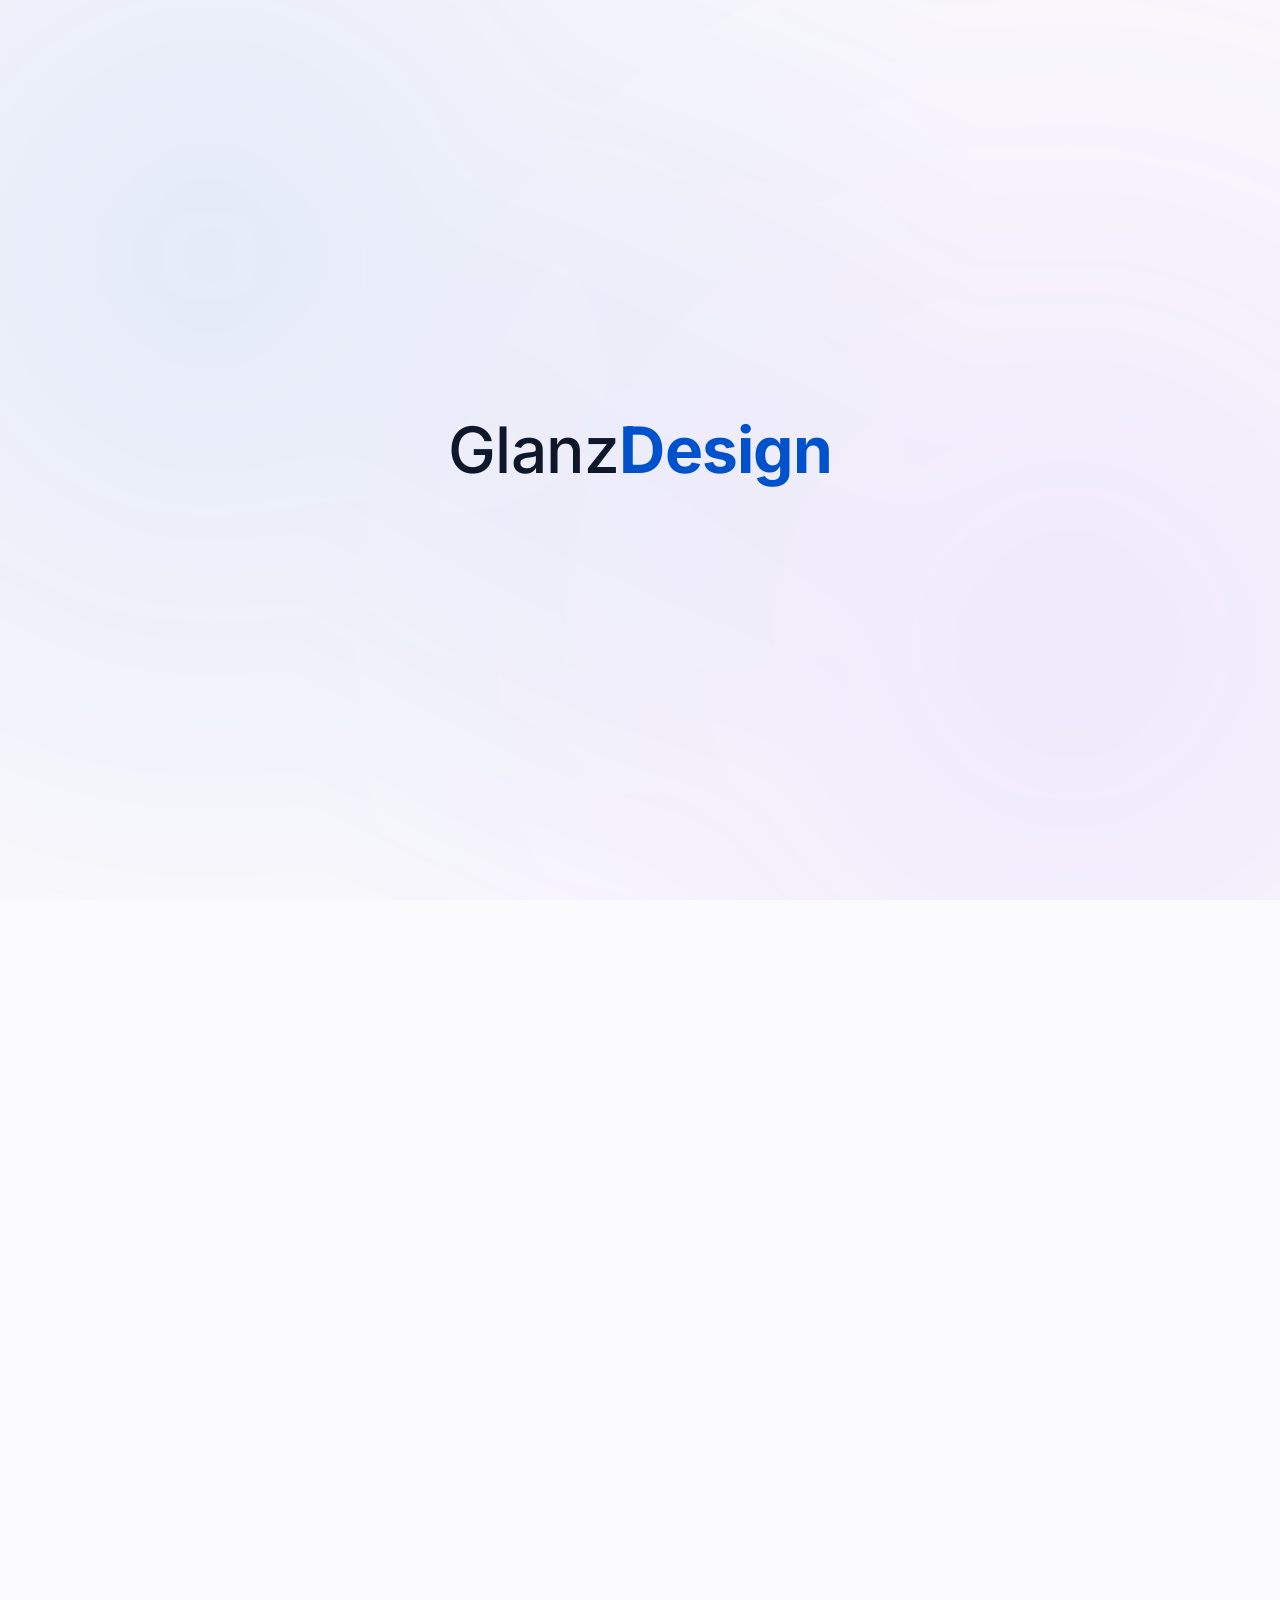
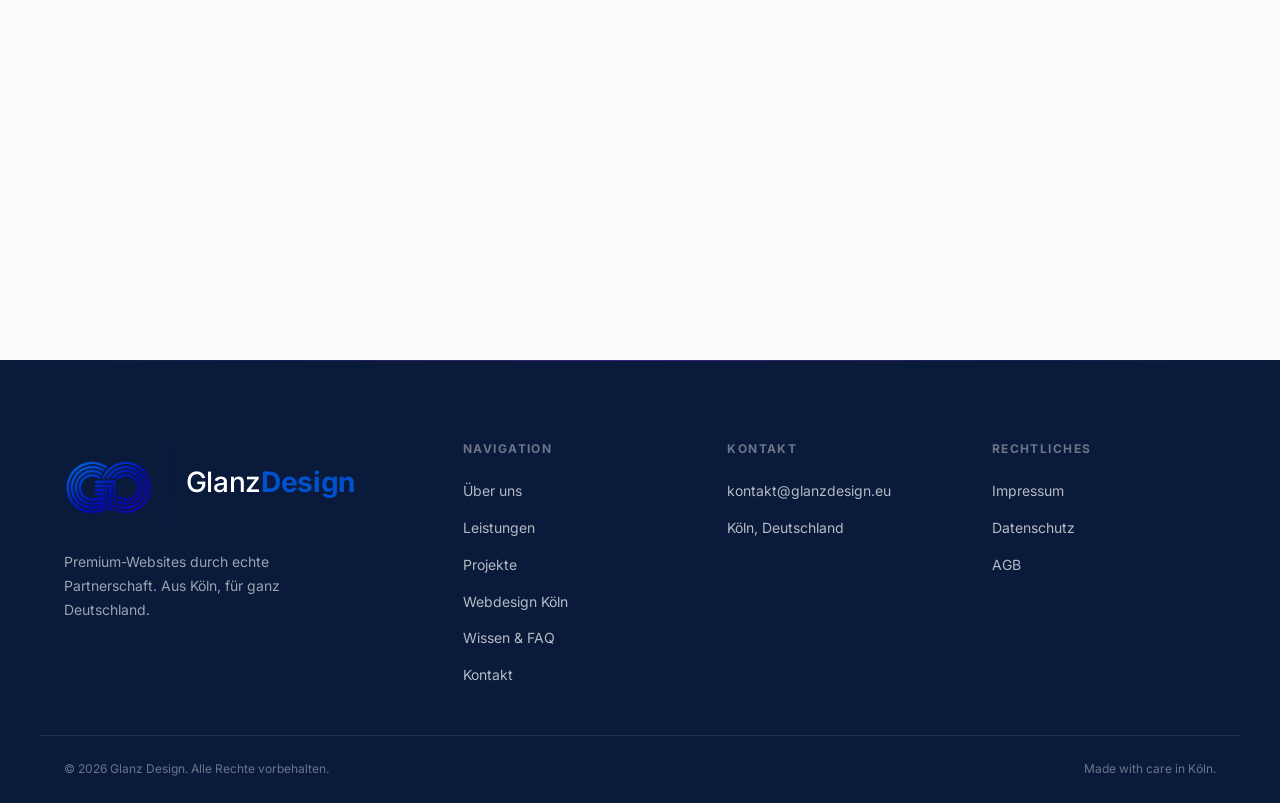
<file: index.html>
<!DOCTYPE html>
<html lang="de">
<head>
    <meta charset="UTF-8">
    <meta name="viewport" content="width=device-width, initial-scale=1.0">
    <meta name="theme-color" content="#0052CC">
    <title>Webdesign Köln – Premium-Websites für KMU | Glanz Design</title>
    <meta name="description" content="Webdesign aus Köln für Restaurants, Arztpraxen, Handwerker und Dienstleister. Glanz Design gestaltet schnelle, elegante Websites, die wirklich Kunden gewinnen. Erstgespräch kostenlos.">
    <link rel="canonical" href="https://glanzdesign.eu/">
    <meta property="og:title" content="Webdesign Köln – Premium-Websites für KMU | Glanz Design">
    <meta property="og:description" content="Webdesign aus Köln für KMU. Einfach, elegant, wirksam – Websites, die Kunden gewinnen.">
    <meta property="og:type" content="website">
    <meta property="og:locale" content="de_DE">
    <meta property="og:url" content="https://glanzdesign.eu/">
    <meta property="og:site_name" content="Glanz Design">
    <meta property="og:image" content="https://glanzdesign.eu/assets/images/social-card.png">
    <meta name="twitter:card" content="summary">
    <meta name="twitter:title" content="Webdesign Köln – Premium-Websites für KMU | Glanz Design">
    <meta name="twitter:description" content="Webdesign aus Köln für KMU. Einfach, elegant, wirksam.">
    <meta name="twitter:image" content="https://glanzdesign.eu/assets/images/social-card.png">

    <link rel="preload" as="font" type="font/woff2" href="assets/fonts/inter-latin.woff2" crossorigin>
    <link rel="preload" as="font" type="font/woff2" href="assets/fonts/fraunces-latin.woff2" crossorigin>
    <link rel="icon" type="image/png" sizes="48x48" href="assets/images/favicon-48.png">
    <link rel="icon" type="image/png" sizes="192x192" href="assets/images/favicon-192.png">
    <link rel="apple-touch-icon" href="assets/images/apple-touch-icon.png">

    <script>
      // Preloader-Skip: bei interner Folge-Navigation sofort sichtbarer Content,
      // damit View-Transition-Snapshots der Index nicht den is-loading-State zeigen.
      try {
        if (sessionStorage.getItem('glanz-preloader-shown') === '1') {
          document.documentElement.classList.add('preloader-skip');
        }
      } catch (_) {}
    </script>

    <link rel="stylesheet" href="assets/css/main.css?v=33">

    <noscript>
        <style>
          .reveal { opacity: 1; transform: none; }
          .preloader { display: none !important; }
          body.is-loading { overflow: visible !important; }
          body.is-loading > main,
          body.is-loading > .site-header { opacity: 1 !important; }
        </style>
    </noscript>

    <script type="application/ld+json">
    {
      "@context": "https://schema.org",
      "@graph": [
        {
          "@type": "WebSite",
          "@id": "https://glanzdesign.eu/#website",
          "url": "https://glanzdesign.eu/",
          "name": "Glanz Design",
          "inLanguage": "de",
          "publisher": { "@id": "https://glanzdesign.eu/#business" }
        },
        {
          "@type": "ProfessionalService",
          "@id": "https://glanzdesign.eu/#business",
          "sameAs": [
            "https://share.google/exd5UgoHdvjVvzAuw",
            "https://www.google.com/search?kgmid=/g/11zckk_xr4"
          ],
          "name": "Glanz Design",
          "alternateName": "Glanz Design – Webdesign Köln",
          "description": "Webdesign-Agentur aus Köln für Restaurants, Arztpraxen, Handwerker und Dienstleister. Wir gestalten Websites, die wirklich funktionieren.",
          "url": "https://glanzdesign.eu/",
          "telephone": "+4917673972184",
          "email": "kontakt@glanzdesign.eu",
          "logo": "https://glanzdesign.eu/assets/images/logo.png",
          "image": "https://glanzdesign.eu/assets/images/logo.png",
          "priceRange": "€€",
          "currenciesAccepted": "EUR",
          "paymentAccepted": "Überweisung, Rechnung",
          "address": {
            "@type": "PostalAddress",
            "streetAddress": "Marsdorfer Str. 34",
            "postalCode": "50858",
            "addressLocality": "Köln",
            "addressRegion": "NRW",
            "addressCountry": "DE"
          },
          "geo": {
            "@type": "GeoCoordinates",
            "latitude": 50.9281,
            "longitude": 6.8392
          },
          "areaServed": [
            { "@type": "City", "name": "Köln" },
            {
              "@type": "GeoCircle",
              "geoMidpoint": { "@type": "GeoCoordinates", "latitude": 50.9375, "longitude": 6.9603 },
              "geoRadius": "40000"
            }
          ],
          "openingHoursSpecification": {
            "@type": "OpeningHoursSpecification",
            "dayOfWeek": ["Monday", "Tuesday", "Wednesday", "Thursday", "Friday"],
            "opens": "08:00",
            "closes": "18:00"
          },
          "founder": { "@type": "Person", "name": "Johann Glanert" },
          "knowsLanguage": "de",
          "knowsAbout": ["Webdesign", "Website-Entwicklung", "Website-Erneuerung", "Responsive Webdesign", "SEO", "Local SEO", "Performance-Optimierung"],
          "slogan": "Premium-Websites durch echte Partnerschaft."
        },
        {
          "@type": "Service",
          "@id": "https://glanzdesign.eu/#service-neue-website",
          "serviceType": "Webdesign / Neuerstellung von Websites",
          "name": "Neue Website",
          "description": "Erstellung einer neuen Website von Grund auf – individuelles Konzept, Mobile-First-Entwicklung, SEO-Grundlagen inklusive.",
          "provider": { "@id": "https://glanzdesign.eu/#business" },
          "areaServed": { "@type": "City", "name": "Köln" }
        },
        {
          "@type": "Service",
          "@id": "https://glanzdesign.eu/#service-erneuerung",
          "serviceType": "Website-Modernisierung / Relaunch",
          "name": "Website-Erneuerung",
          "description": "Modernisierung bestehender Websites: aktuelles Design, bessere Ladezeiten, höhere Conversion. Bestehende Inhalte werden übernommen.",
          "provider": { "@id": "https://glanzdesign.eu/#business" },
          "areaServed": { "@type": "City", "name": "Köln" }
        },
        {
          "@type": "Service",
          "@id": "https://glanzdesign.eu/#service-analyse",
          "serviceType": "Website-Analyse, Beratung, SEO-Audit",
          "name": "Analyse & Beratung",
          "description": "Performance- und SEO-Audit bestehender Websites mit konkreten Handlungsempfehlungen. Erstgespräch und Analyse kostenlos und unverbindlich.",
          "provider": { "@id": "https://glanzdesign.eu/#business" },
          "offers": {
            "@type": "Offer",
            "price": "0",
            "priceCurrency": "EUR",
            "description": "Erstgespräch und Erst-Analyse kostenlos."
          },
          "areaServed": { "@type": "City", "name": "Köln" }
        }
      ]
    }
    </script>

    <script type="application/ld+json">
    {
      "@context": "https://schema.org",
      "@type": "FAQPage",
      "mainEntity": [
        {
          "@type": "Question",
          "name": "Wie lange dauert ein Website-Projekt?",
          "acceptedAnswer": {
            "@type": "Answer",
            "text": "Je nach Umfang zwischen 1 und 4 Wochen. Eine One-Page Website ist oft in 5–7 Tagen fertig. Mehrseitige Projekte mit Sonderfunktionen dauern 2–4 Wochen. Sie bekommen vor Projektstart einen klaren Zeitplan."
          }
        },
        {
          "@type": "Question",
          "name": "Was kostet eine professionelle Website?",
          "acceptedAnswer": {
            "@type": "Answer",
            "text": "Die Preise sind individuell auf Ihr Projekt ausgerichtet. Nach dem Erstgespräch erhalten Sie ein transparentes Angebot ohne versteckte Kosten."
          }
        },
        {
          "@type": "Question",
          "name": "Brauche ich technisches Wissen?",
          "acceptedAnswer": {
            "@type": "Answer",
            "text": "Nein. Sie liefern Texte, Bilder und Feedback — wir kümmern uns um alles Technische. Von der Einrichtung bis zum Go-Live und darüber hinaus mit laufender Wartung."
          }
        },
        {
          "@type": "Question",
          "name": "Ist die Website für Mobilgeräte optimiert?",
          "acceptedAnswer": {
            "@type": "Answer",
            "text": "Selbstverständlich. Jede Website wird Mobile-First entwickelt und auf allen Geräten getestet — Smartphone, Tablet und Desktop. Über 70 % Ihrer Besucher kommen mobil."
          }
        },
        {
          "@type": "Question",
          "name": "Gibt es eine Vertragslaufzeit?",
          "acceptedAnswer": {
            "@type": "Answer",
            "text": "Nein. Alle unsere Services sind monatlich kündbar. Wir binden Kunden durch Ergebnisse, nicht durch Verträge. Die einmalige Setup-Gebühr deckt die Erstellung ab."
          }
        },
        {
          "@type": "Question",
          "name": "Was passiert nach dem Launch?",
          "acceptedAnswer": {
            "@type": "Answer",
            "text": "Wir bleiben Ihr Ansprechpartner. Hosting, Wartung, kleine Änderungen und Performance-Monitoring sind im Monatspaket enthalten. Bei größeren Erweiterungen erstellen wir ein separates Angebot."
          }
        }
      ]
    }
    </script>
</head>
<body class="is-loading" data-theme-scope data-theme-mode="light">
    <div class="preloader" aria-hidden="true">
        <div class="preloader__bg" aria-hidden="true"></div>
        <span class="preloader__brand"><span class="preloader__brand-glanz"><span class="preloader__char">G</span><span class="preloader__char">l</span><span class="preloader__char">a</span><span class="preloader__char">n</span><span class="preloader__char">z</span></span><span class="preloader__brand-design"><span class="preloader__char">D</span><span class="preloader__char">e</span><span class="preloader__char">s</span><span class="preloader__char">i</span><span class="preloader__char">g</span><span class="preloader__char">n</span></span></span>
    </div>

    <a class="skip-link" href="#main">Zum Inhalt springen</a>

    <!-- HEADER -->
    <header id="site-header" class="site-header" role="banner">
        <div class="shell site-header__inner">
            <a href="#hero" class="site-header__logo" aria-label="Glanz Design – Startseite">
                <span class="site-header__logo-mark" aria-hidden="true">
                    <img src="assets/images/logo-header.png" alt="" width="742" height="697" decoding="async">
                </span>
                <span class="site-header__logo-text">Glanz<strong>Design</strong></span>
            </a>

            <nav class="site-header__nav" aria-label="Hauptnavigation">
                <ul class="site-header__nav-list" role="list">
                    <li><a href="ueber-uns.html" class="site-header__nav-link">Über uns</a></li>
                    <li><a href="leistungen.html" class="site-header__nav-link">Leistungen</a></li>
                    <li><a href="projekte.html" class="site-header__nav-link">Projekte</a></li>
                    <li><a href="#kontakt" class="site-header__nav-link">Kontakt</a></li>
                </ul>
            </nav>

            <div class="site-header__actions">
                <a href="termin.html" class="btn btn--primary btn--sm">
                    Projekt anfragen
                    <svg width="14" height="14" viewBox="0 0 14 14" fill="none" aria-hidden="true">
                        <path d="M3 7h8m0 0L7 3m4 4l-4 4" stroke="currentColor" stroke-width="2" stroke-linecap="round" stroke-linejoin="round"/>
                    </svg>
                </a>
                <button type="button" class="site-header__hamburger" aria-label="Menü öffnen" aria-expanded="false" aria-controls="mobile-nav">
                    <span class="site-header__hamburger-line" aria-hidden="true"></span>
                    <span class="site-header__hamburger-line" aria-hidden="true"></span>
                    <span class="site-header__hamburger-line" aria-hidden="true"></span>
                </button>
            </div>
        </div>
    </header>

    <!-- Mobile-Nav muss außerhalb des <header> stehen, weil der Header
         backdrop-filter setzt und damit einen Containing-Block für
         position:fixed-Kinder erzeugt. Außerhalb verhält sich das Overlay
         korrekt relativ zum Viewport. -->
    <nav id="mobile-nav" class="mobile-nav" aria-label="Mobile Navigation" aria-hidden="true">
        <ul class="mobile-nav__list" role="list">
            <li><a href="ueber-uns.html" class="mobile-nav__link">Über uns</a></li>
            <li><a href="leistungen.html" class="mobile-nav__link">Leistungen</a></li>
            <li><a href="projekte.html" class="mobile-nav__link">Projekte</a></li>
            <li><a href="#kontakt" class="mobile-nav__link">Kontakt</a></li>
            <li><a href="termin.html" class="btn btn--primary mobile-nav__cta">Projekt anfragen</a></li>
        </ul>
    </nav>

    <main id="main">
    <!-- HERO -->
    <section id="hero" class="hero">
        <div class="hero__bg" aria-hidden="true">
            <div class="hero__orb hero__orb--blue"></div>
            <div class="hero__orb hero__orb--purple"></div>
            <div class="hero__grid"></div>
        </div>

        <div class="shell hero__inner">
            <div class="hero__content reveal">
                <div class="hero__badge">
                    <span class="hero__badge-dot" aria-hidden="true"></span>
                    Webdesign-Agentur aus Köln
                </div>
                <h1 class="hero__headline">
                    Premium-Webdesign aus Köln,<br>
                    das <span class="hero__headline--accent">Kunden</span><br>
                    gewinnt.
                </h1>
                <p class="hero__subline">
                    Wir hören erst zu, dann gestalten wir.<span class="hero__subline-extra"> Maßgeschneiderte Websites
                    für Restaurants, Arztpraxen, Handwerker und Dienstleister – einfach,
                    elegant und nachweislich erfolgreich.</span>
                </p>
                <div class="hero__actions">
                    <a href="termin.html" class="btn btn--primary btn--lg">
                        Kostenloses Erstgespräch
                        <svg width="18" height="18" viewBox="0 0 18 18" fill="none" aria-hidden="true">
                            <path d="M4 9h10m0 0L9 4m5 5l-5 5" stroke="currentColor" stroke-width="2" stroke-linecap="round" stroke-linejoin="round"/>
                        </svg>
                    </a>
                    <a href="#projekte" class="btn btn--ghost btn--lg">Projekte ansehen</a>
                </div>
            </div>

            <div class="hero__visual reveal reveal--delay-1" aria-hidden="true">
              <div class="hero__visual-stage">
                <!-- Main browser mockup -->
                <div class="device device--browser">
                    <div class="device__bar">
                        <span class="device__dot" style="background: #FF5F57;"></span>
                        <span class="device__dot" style="background: #FEBC2E;"></span>
                        <span class="device__dot" style="background: #28C840;"></span>
                        <div class="device__url">glanzdesign.eu</div>
                    </div>
                    <div class="device__screen">
                        <div class="preview">
                            <div class="preview__nav">
                                <div class="preview__logo"></div>
                                <div class="preview__nav-items">
                                    <span></span><span></span><span></span><span></span>
                                </div>
                            </div>
                            <div class="preview__hero">
                                <div class="preview__title"></div>
                                <div class="preview__title preview__title--short"></div>
                                <div class="preview__text"></div>
                                <div class="preview__text preview__text--short"></div>
                                <div class="preview__cta"></div>
                            </div>
                            <div class="preview__cards">
                                <div class="preview__card"></div>
                                <div class="preview__card"></div>
                                <div class="preview__card"></div>
                            </div>
                        </div>
                    </div>
                </div>

                <!-- Floating phone mockup -->
                <div class="device device--phone">
                    <div class="device__notch"></div>
                    <div class="device__screen">
                        <div class="preview preview--mobile">
                            <div class="preview__title"></div>
                            <div class="preview__text"></div>
                            <div class="preview__text preview__text--short"></div>
                            <div class="preview__cta"></div>
                        </div>
                    </div>
                </div>

                <!-- Floating success card -->
                <div class="hero__card hero__card--success">
                    <div class="hero__card-icon">
                        <svg width="20" height="20" viewBox="0 0 20 20" fill="none">
                            <circle cx="10" cy="10" r="9" fill="#10B981"/>
                            <path d="M6 10l3 3 5-6" stroke="white" stroke-width="2" stroke-linecap="round" stroke-linejoin="round"/>
                        </svg>
                    </div>
                    <div class="hero__card-content">
                        <div class="hero__card-title">Live geschaltet</div>
                        <div class="hero__card-meta">+ Websitenaufrufe</div>
                    </div>
                </div>

                <!-- Floating projects card -->
                <div class="hero__card hero__card--projects">
                    <div class="hero__card-number">20+</div>
                    <div class="hero__card-label">Projekte<br>erfolgreich umgesetzt</div>
                </div>
              </div>
            </div>
        </div>
    </section>

    <!-- STATS BAR -->
    <section id="stats" class="stats-bar" aria-label="Zahlen und Fakten">
        <div class="shell stats-bar__inner">
            <div class="stats-bar__item">
                <span class="stats-bar__number" data-count-up data-target="20" data-suffix="+">0+</span>
                <span class="stats-bar__label">Abgeschlossene Projekte</span>
            </div>
            <div class="stats-bar__divider" aria-hidden="true"></div>
            <div class="stats-bar__item">
                <span class="stats-bar__number" data-count-up data-target="100" data-suffix="%">0%</span>
                <span class="stats-bar__label">Kundenzufriedenheit</span>
            </div>
            <div class="stats-bar__divider" aria-hidden="true"></div>
            <div class="stats-bar__item">
                <span class="stats-bar__number" data-count-up data-target="48" data-suffix="h">0h</span>
                <span class="stats-bar__label">Antwort-Versprechen</span>
            </div>
            <div class="stats-bar__divider" aria-hidden="true"></div>
            <div class="stats-bar__item">
                <span class="stats-bar__number">0&euro;</span>
                <span class="stats-bar__label">Erstgespräch &amp; Analyse</span>
            </div>
        </div>
    </section>

    <!-- ÜBER UNS -->
    <!-- PROZESS — gepinnte Scroll-Switch-Showpiece (Technik: docs/referenz-publitec-flexline.md §3) -->
    <section id="prozess" class="section process process--switch" data-theme-target="dark" data-switch>
        <!-- Überschrift im normalen Fluss: scrollt nach oben weg, BEVOR die Schritte pinnen -->
        <div class="shell process-switch__head reveal">
            <span class="section__eyebrow">Unser Prozess</span>
            <h2 class="section__title">In drei Schritten zu Ihrer neuen Website.</h2>
        </div>

        <!-- Gepinnter Schritt-Block: Nummer links, Text-Block rechts, switcht 1 → 2 → 3 -->
        <div class="process-switch__sticky">
            <div class="shell process-switch__panel">
                <article class="process-slide is-active" data-switch-item aria-hidden="false">
                    <span class="process-slide__num" aria-hidden="true">01</span>
                    <div class="process-slide__body">
                        <h3 class="process-slide__title">Das Gespräch</h3>
                        <p class="process-slide__text">Wir hören erst zu. In einem kostenlosen Erstgespräch verstehen wir Ihr Unternehmen, Ihre Ziele und Ihre Zielgruppe – bevor wir über Design reden.</p>
                        <div class="process-slide__meta">
                            <span class="process-slide__meta-label">Dauer</span>
                            <span class="process-slide__meta-value">30–60 Minuten</span>
                        </div>
                    </div>
                </article>

                <article class="process-slide" data-switch-item aria-hidden="true">
                    <span class="process-slide__num" aria-hidden="true">02</span>
                    <div class="process-slide__body">
                        <h3 class="process-slide__title">Das Design</h3>
                        <p class="process-slide__text">Wir gestalten Ihre individuelle Website – elegant, modern und perfekt auf Ihre Marke abgestimmt. Mit klaren Feedback-Schleifen, bei denen Sie jederzeit mitentscheiden.</p>
                        <div class="process-slide__meta">
                            <span class="process-slide__meta-label">Dauer</span>
                            <span class="process-slide__meta-value">2–4 Wochen</span>
                        </div>
                    </div>
                </article>

                <article class="process-slide" data-switch-item aria-hidden="true">
                    <span class="process-slide__num" aria-hidden="true">03</span>
                    <div class="process-slide__body">
                        <h3 class="process-slide__title">Der Launch</h3>
                        <p class="process-slide__text">Ihre Website geht live. Wir begleiten Sie auch danach – mit Wartung, Updates und persönlichem Support, damit alles dauerhaft läuft.</p>
                        <div class="process-slide__meta">
                            <span class="process-slide__meta-label">Inklusive</span>
                            <span class="process-slide__meta-value">3 Monate Support</span>
                        </div>
                    </div>
                </article>
            </div>
        </div>
    </section>

    <!-- LEISTUNGEN -->
    <section id="leistungen" class="section services">
        <div class="shell">
            <div class="section__header reveal">
                <span class="section__eyebrow">Leistungen</span>
                <h2 class="section__title">Individuell statt Standard.</h2>
                <p class="section__subtitle">
                    Egal ob Neueinstieg, Modernisierung oder Beratung – wir finden gemeinsam
                    den passenden Weg für Ihr Unternehmen.
                </p>
            </div>

            <div class="services__grid">
                <article class="service-card reveal">
                    <div class="service-card__top">
                        <div class="service-card__icon" aria-hidden="true">
                            <svg width="28" height="28" viewBox="0 0 28 28" fill="none">
                                <path d="M14 5 V23 M5 14 H23" stroke="currentColor" stroke-width="2.6" stroke-linecap="round"/>
                            </svg>
                        </div>
                        <span class="service-card__tag">01 — Neuerstellung</span>
                    </div>
                    <h3 class="service-card__title">Neue Website</h3>
                    <p class="service-card__desc">
                        Sie haben noch keine Online-Präsenz? Wir bauen Ihre erste Website
                        von Grund auf – modern, schnell und perfekt auf Ihre Marke abgestimmt.
                    </p>
                    <ul class="service-card__list">
                        <li>Individuelles Konzept &amp; Design</li>
                        <li>Mobile-First Entwicklung</li>
                        <li>SEO-Grundlagen inklusive</li>
                    </ul>
                    <a href="termin.html" class="service-card__link">
                        Anfrage stellen
                        <svg width="14" height="14" viewBox="0 0 14 14" fill="none" aria-hidden="true">
                            <path d="M3 7h8m0 0L7 3m4 4l-4 4" stroke="currentColor" stroke-width="2" stroke-linecap="round" stroke-linejoin="round"/>
                        </svg>
                    </a>
                </article>

                <article class="service-card service-card--featured reveal reveal--delay-1">
                    <div class="service-card__featured-tag">Beliebteste Wahl</div>
                    <div class="service-card__top">
                        <div class="service-card__icon" aria-hidden="true">
                            <svg width="28" height="28" viewBox="0 0 28 28" fill="none">
                                <path d="M5 14a9 9 0 0115-6.7L23 11M23 5v6h-6" stroke="currentColor" stroke-width="2.4" stroke-linecap="round" stroke-linejoin="round"/>
                                <path d="M23 14a9 9 0 01-15 6.7L5 17m0 6v-6h6" stroke="currentColor" stroke-width="2.4" stroke-linecap="round" stroke-linejoin="round"/>
                            </svg>
                        </div>
                        <span class="service-card__tag">02 — Erneuerung</span>
                    </div>
                    <h3 class="service-card__title">Website-Erneuerung</h3>
                    <p class="service-card__desc">
                        Ihre Website ist in die Jahre gekommen? Wir modernisieren sie behutsam
                        oder bauen sie komplett neu – mit aktuellem Design und besserer Performance.
                    </p>
                    <ul class="service-card__list">
                        <li>Bestehende Inhalte übernehmen</li>
                        <li>Modernes, responsives Design</li>
                        <li>Bessere Ladezeiten &amp; Conversion</li>
                    </ul>
                    <a href="termin.html" class="service-card__link">
                        Anfrage stellen
                        <svg width="14" height="14" viewBox="0 0 14 14" fill="none" aria-hidden="true">
                            <path d="M3 7h8m0 0L7 3m4 4l-4 4" stroke="currentColor" stroke-width="2" stroke-linecap="round" stroke-linejoin="round"/>
                        </svg>
                    </a>
                </article>

                <article class="service-card reveal reveal--delay-2">
                    <div class="service-card__top">
                        <div class="service-card__icon" aria-hidden="true">
                            <svg width="28" height="28" viewBox="0 0 28 28" fill="none">
                                <path d="M14 1 V3" stroke="currentColor" stroke-width="1.8" stroke-linecap="round"/>
                                <path d="M5.5 4.5 L6.9 5.9" stroke="currentColor" stroke-width="1.8" stroke-linecap="round"/>
                                <path d="M22.5 4.5 L21.1 5.9" stroke="currentColor" stroke-width="1.8" stroke-linecap="round"/>
                                <path d="M1.5 12 H3.5" stroke="currentColor" stroke-width="1.8" stroke-linecap="round"/>
                                <path d="M26.5 12 H24.5" stroke="currentColor" stroke-width="1.8" stroke-linecap="round"/>
                                <path d="M14 5 C10 5 7 8 7 11.7 C7 14 8 15.8 9.6 17 V18.5 H18.4 V17 C20 15.8 21 14 21 11.7 C21 8 18 5 14 5 Z" stroke="currentColor" stroke-width="2.2" stroke-linejoin="round" stroke-linecap="round"/>
                                <path d="M11 12.5 L12.5 11 L14 12.5 L15.5 11 L17 12.5" stroke="currentColor" stroke-width="1.4" stroke-linecap="round" stroke-linejoin="round"/>
                                <path d="M10.5 20.5 H17.5" stroke="currentColor" stroke-width="1.8" stroke-linecap="round"/>
                                <path d="M11 22.5 H17" stroke="currentColor" stroke-width="1.8" stroke-linecap="round"/>
                                <path d="M12 24.5 H16" stroke="currentColor" stroke-width="1.8" stroke-linecap="round"/>
                            </svg>
                        </div>
                        <span class="service-card__tag">03 — Beratung</span>
                    </div>
                    <h3 class="service-card__title">Analyse &amp; Beratung</h3>
                    <p class="service-card__desc">
                        Sie wollen wissen, wo Ihre Website Potenzial hat? Wir analysieren
                        sie unverbindlich und zeigen konkret, was sich verbessern lässt.
                    </p>
                    <ul class="service-card__list">
                        <li>Performance- &amp; SEO-Audit</li>
                        <li>Konkrete Handlungsempfehlungen</li>
                        <li>Kostenlos &amp; unverbindlich</li>
                    </ul>
                    <a href="termin.html" class="service-card__link">
                        Analyse anfordern
                        <svg width="14" height="14" viewBox="0 0 14 14" fill="none" aria-hidden="true">
                            <path d="M3 7h8m0 0L7 3m4 4l-4 4" stroke="currentColor" stroke-width="2" stroke-linecap="round" stroke-linejoin="round"/>
                        </svg>
                    </a>
                </article>
            </div>

            <div class="reveal" style="text-align: center; margin-top: 3rem;">
                <a href="leistungen.html" class="btn btn--ghost btn--lg">
                    Alle Leistungen ansehen
                    <svg width="14" height="14" viewBox="0 0 14 14" fill="none" aria-hidden="true">
                        <path d="M3 7h8m0 0L7 3m4 4l-4 4" stroke="currentColor" stroke-width="2" stroke-linecap="round" stroke-linejoin="round"/>
                    </svg>
                </a>
            </div>
        </div>
    </section>

    <!-- PROJEKTE -->
    <section id="projekte" class="section projects">
        <div class="shell">
            <div class="section__header reveal">
                <span class="section__eyebrow">Projekte</span>
                <h2 class="section__title">Einblicke in unsere Arbeit</h2>
                <p class="section__subtitle">
                    Eine Auswahl unserer Lieblingsprojekte aus den letzten zwei Jahren.
                </p>
            </div>

            <div class="projects__grid">
                <article class="project-card reveal" data-category="restaurant">
                    <a class="project-card__visual" href="https://trattorialunaverde.glanzdesign.eu" target="_blank" rel="noopener" aria-label="Trattoria Lunaverde Website ansehen">
                        <div class="project-card__image project-card__image--restaurant">
                            <img src="assets/images/projects/lunaverde-hero.webp" alt="Trattoria Lunaverde – Website Vorschau" loading="lazy" decoding="async" width="1121" height="709">
                        </div>
                    </a>
                    <div class="project-card__body">
                        <div class="project-card__meta">
                            <span class="project-card__tag">Restaurant</span>
                            <span class="project-card__year">2026</span>
                        </div>
                        <h3 class="project-card__title">Trattoria Lunaverde</h3>
                        <p class="project-card__desc">
                            Modernes Webdesign mit Online-Reservierung für ein Kölner Italienrestaurant.
                        </p>
                        <a class="project-card__link" href="https://trattorialunaverde.glanzdesign.eu" target="_blank" rel="noopener">
                            <span class="project-card__link-text">Website ansehen</span>
                            <span class="project-card__link-arrow" aria-hidden="true">→</span>
                        </a>
                    </div>
                </article>

                <article class="project-card reveal reveal--delay-1" data-category="architecture">
                    <a class="project-card__visual" href="https://vantera.glanzdesign.eu" target="_blank" rel="noopener" aria-label="Vantera Architekten Website ansehen">
                        <div class="project-card__image project-card__image--medical">
                            <img src="assets/images/projects/vantera-hero.webp" alt="Vantera Architekten – Website Vorschau" loading="lazy" decoding="async" width="1764" height="944">
                        </div>
                    </a>
                    <div class="project-card__body">
                        <div class="project-card__meta">
                            <span class="project-card__tag">Architektur</span>
                            <span class="project-card__year">2026</span>
                        </div>
                        <h3 class="project-card__title">Vantera Architekten</h3>
                        <p class="project-card__desc">
                            Premium-minimaler Auftritt für ein Architekturbüro mit Projektfilter.
                        </p>
                        <a class="project-card__link" href="https://vantera.glanzdesign.eu" target="_blank" rel="noopener">
                            <span class="project-card__link-text">Website ansehen</span>
                            <span class="project-card__link-arrow" aria-hidden="true">→</span>
                        </a>
                    </div>
                </article>

                <article class="project-card reveal reveal--delay-2" data-category="beauty">
                    <a class="project-card__visual" href="https://goldschnitt.glanzdesign.eu" target="_blank" rel="noopener" aria-label="Goldschnitt Friseursalon Website ansehen">
                        <div class="project-card__image project-card__image--craft">
                            <img src="assets/images/projects/goldschnitt-hero.webp" alt="Goldschnitt – Website Vorschau" loading="lazy" decoding="async" width="1890" height="944">
                        </div>
                    </a>
                    <div class="project-card__body">
                        <div class="project-card__meta">
                            <span class="project-card__tag">Friseur</span>
                            <span class="project-card__year">2026</span>
                        </div>
                        <h3 class="project-card__title">Goldschnitt</h3>
                        <p class="project-card__desc">
                            Eleganter Friseursalon mit Portfolio, Bildergalerie und Online-Termin.
                        </p>
                        <a class="project-card__link" href="https://goldschnitt.glanzdesign.eu" target="_blank" rel="noopener">
                            <span class="project-card__link-text">Website ansehen</span>
                            <span class="project-card__link-arrow" aria-hidden="true">→</span>
                        </a>
                    </div>
                </article>

                <article class="project-card reveal reveal--delay-3" data-category="medical">
                    <a class="project-card__visual" href="https://drquensel.glanzdesign.eu" target="_blank" rel="noopener" aria-label="Zahnarztpraxis Dr. Quensel und Kollegen Website ansehen">
                        <div class="project-card__image project-card__image--service">
                            <img src="assets/images/projects/quensel-hero.webp" alt="Dr. Quensel & Kollegen – Website Vorschau" loading="lazy" decoding="async" width="1600" height="952">
                        </div>
                    </a>
                    <div class="project-card__body">
                        <div class="project-card__meta">
                            <span class="project-card__tag">Zahnmedizin</span>
                            <span class="project-card__year">2026</span>
                        </div>
                        <h3 class="project-card__title">Dr. Quensel &amp; Kollegen</h3>
                        <p class="project-card__desc">
                            Vertrauenserweckende Zahnarztpraxis mit Online-Termin und Video-Sprechstunde.
                        </p>
                        <a class="project-card__link" href="https://drquensel.glanzdesign.eu" target="_blank" rel="noopener">
                            <span class="project-card__link-text">Website ansehen</span>
                            <span class="project-card__link-arrow" aria-hidden="true">→</span>
                        </a>
                    </div>
                </article>
            </div>

            <div class="reveal" style="text-align: center; margin-top: 3rem;">
                <a href="projekte.html" class="btn btn--ghost btn--lg">
                    Alle Projekte ansehen
                    <svg width="14" height="14" viewBox="0 0 14 14" fill="none" aria-hidden="true">
                        <path d="M3 7h8m0 0L7 3m4 4l-4 4" stroke="currentColor" stroke-width="2" stroke-linecap="round" stroke-linejoin="round"/>
                    </svg>
                </a>
            </div>
        </div>
    </section>

    <!-- FAQ -->
    <section id="faq" class="section faq">
        <div class="shell">
            <div class="section__header reveal">
                <span class="section__eyebrow">Häufige Fragen</span>
                <h2 class="section__title">Fragen und Antworten.</h2>
                <p class="section__subtitle">
                    Transparente Antworten auf die wichtigsten Fragen.
                </p>
            </div>

            <ul class="faq__list reveal" role="list">
                <li class="faq__item">
                    <button type="button" class="faq__question" aria-expanded="false" aria-controls="faq-answer-1" id="faq-q-1">
                        <span class="faq__question-text">Wie lange dauert ein Website-Projekt?</span>
                        <svg class="faq__icon" width="20" height="20" viewBox="0 0 20 20" fill="none" aria-hidden="true">
                            <path d="M5 7.5L10 12.5L15 7.5" stroke="currentColor" stroke-width="2" stroke-linecap="round" stroke-linejoin="round"/>
                        </svg>
                    </button>
                    <div class="faq__answer-wrapper" id="faq-answer-1" role="region" aria-labelledby="faq-q-1">
                        <div class="faq__answer">
                            <p>Je nach Umfang zwischen 1 und 4 Wochen. Eine One-Page Website ist oft in 5–7 Tagen fertig. Mehrseitige Projekte mit Sonderfunktionen dauern 2–4 Wochen. Sie bekommen vor Projektstart einen klaren Zeitplan.</p>
                        </div>
                    </div>
                </li>

                <li class="faq__item">
                    <button type="button" class="faq__question" aria-expanded="false" aria-controls="faq-answer-2" id="faq-q-2">
                        <span class="faq__question-text">Was kostet eine professionelle Website?</span>
                        <svg class="faq__icon" width="20" height="20" viewBox="0 0 20 20" fill="none" aria-hidden="true">
                            <path d="M5 7.5L10 12.5L15 7.5" stroke="currentColor" stroke-width="2" stroke-linecap="round" stroke-linejoin="round"/>
                        </svg>
                    </button>
                    <div class="faq__answer-wrapper" id="faq-answer-2" role="region" aria-labelledby="faq-q-2">
                        <div class="faq__answer">
                            <p>Die Preise sind individuell auf Ihr Projekt ausgerichtet. Nach dem Erstgespräch erhalten Sie ein transparentes Angebot ohne versteckte Kosten.</p>
                        </div>
                    </div>
                </li>

                <li class="faq__item">
                    <button type="button" class="faq__question" aria-expanded="false" aria-controls="faq-answer-3" id="faq-q-3">
                        <span class="faq__question-text">Brauche ich technisches Wissen?</span>
                        <svg class="faq__icon" width="20" height="20" viewBox="0 0 20 20" fill="none" aria-hidden="true">
                            <path d="M5 7.5L10 12.5L15 7.5" stroke="currentColor" stroke-width="2" stroke-linecap="round" stroke-linejoin="round"/>
                        </svg>
                    </button>
                    <div class="faq__answer-wrapper" id="faq-answer-3" role="region" aria-labelledby="faq-q-3">
                        <div class="faq__answer">
                            <p>Nein. Sie liefern Texte, Bilder und Feedback — wir kümmern uns um alles Technische. Von der Einrichtung bis zum Go-Live und darüber hinaus mit laufender Wartung.</p>
                        </div>
                    </div>
                </li>

                <li class="faq__item">
                    <button type="button" class="faq__question" aria-expanded="false" aria-controls="faq-answer-4" id="faq-q-4">
                        <span class="faq__question-text">Ist die Website für Mobilgeräte optimiert?</span>
                        <svg class="faq__icon" width="20" height="20" viewBox="0 0 20 20" fill="none" aria-hidden="true">
                            <path d="M5 7.5L10 12.5L15 7.5" stroke="currentColor" stroke-width="2" stroke-linecap="round" stroke-linejoin="round"/>
                        </svg>
                    </button>
                    <div class="faq__answer-wrapper" id="faq-answer-4" role="region" aria-labelledby="faq-q-4">
                        <div class="faq__answer">
                            <p>Selbstverständlich. Jede Website wird Mobile-First entwickelt und auf allen Geräten getestet — Smartphone, Tablet und Desktop. Über 70&nbsp;% Ihrer Besucher kommen mobil.</p>
                        </div>
                    </div>
                </li>

                <li class="faq__item">
                    <button type="button" class="faq__question" aria-expanded="false" aria-controls="faq-answer-5" id="faq-q-5">
                        <span class="faq__question-text">Gibt es eine Vertragslaufzeit?</span>
                        <svg class="faq__icon" width="20" height="20" viewBox="0 0 20 20" fill="none" aria-hidden="true">
                            <path d="M5 7.5L10 12.5L15 7.5" stroke="currentColor" stroke-width="2" stroke-linecap="round" stroke-linejoin="round"/>
                        </svg>
                    </button>
                    <div class="faq__answer-wrapper" id="faq-answer-5" role="region" aria-labelledby="faq-q-5">
                        <div class="faq__answer">
                            <p>Nein. Alle unsere Services sind monatlich kündbar. Wir binden Kunden durch Ergebnisse, nicht durch Verträge. Die einmalige Setup-Gebühr deckt die Erstellung ab.</p>
                        </div>
                    </div>
                </li>

                <li class="faq__item">
                    <button type="button" class="faq__question" aria-expanded="false" aria-controls="faq-answer-6" id="faq-q-6">
                        <span class="faq__question-text">Was passiert nach dem Launch?</span>
                        <svg class="faq__icon" width="20" height="20" viewBox="0 0 20 20" fill="none" aria-hidden="true">
                            <path d="M5 7.5L10 12.5L15 7.5" stroke="currentColor" stroke-width="2" stroke-linecap="round" stroke-linejoin="round"/>
                        </svg>
                    </button>
                    <div class="faq__answer-wrapper" id="faq-answer-6" role="region" aria-labelledby="faq-q-6">
                        <div class="faq__answer">
                            <p>Wir bleiben Ihr Ansprechpartner. Hosting, Wartung, kleine Änderungen und Performance-Monitoring sind im Monatspaket enthalten. Bei größeren Erweiterungen erstellen wir ein separates Angebot.</p>
                        </div>
                    </div>
                </li>
            </ul>
        </div>
    </section>

    <!-- KONTAKT -->
    <section id="kontakt" class="section contact">
        <div class="shell contact__inner">
            <div class="contact__cta reveal">
                <span class="section__eyebrow">Kontakt</span>
                <h2 class="contact__title">Lassen Sie uns über <br>Ihre Website reden.</h2>
                <p class="contact__text">
                    Erstgespräch und Analyse sind kostenlos und unverbindlich. Sie investieren
                    nur 30 Minuten – wir prüfen, ob wir zueinander passen.
                </p>
                <ul class="contact__benefits">
                    <li class="contact__benefit">
                        <span class="contact__benefit-icon" aria-hidden="true">✓</span>
                        Antwort innerhalb von 48 Stunden
                    </li>
                    <li class="contact__benefit">
                        <span class="contact__benefit-icon" aria-hidden="true">✓</span>
                        Individuelles Konzept &amp; transparente Preise
                    </li>
                    <li class="contact__benefit">
                        <span class="contact__benefit-icon" aria-hidden="true">✓</span>
                        Persönlicher Ansprechpartner
                    </li>
                </ul>
                <div class="contact__direct">
                    <span class="contact__direct-label">Lieber direkt schreiben?</span>
                    <a href="mailto:kontakt@glanzdesign.eu" class="contact__direct-link">
                        kontakt@glanzdesign.eu
                        <svg width="14" height="14" viewBox="0 0 14 14" fill="none" aria-hidden="true">
                            <path d="M3 7h8m0 0L7 3m4 4l-4 4" stroke="currentColor" stroke-width="2" stroke-linecap="round" stroke-linejoin="round"/>
                        </svg>
                    </a>
                </div>
            </div>

            <div class="contact__form-wrap reveal reveal--delay-1">
                <form class="contact-form" id="contact-form" action="api/kontakt.php" method="post" novalidate>
                    <div aria-hidden="true" style="position:absolute;left:-9999px;width:1px;height:1px;overflow:hidden;">
                        <label for="f-hp-glanz">Bitte leer lassen</label>
                        <input type="text" id="f-hp-glanz" name="_hp_glanz" tabindex="-1" autocomplete="off">
                    </div>
                    <div class="form-field">
                        <label for="f-name" class="form-field__label">Ihr Name *</label>
                        <input type="text" id="f-name" name="name" class="form-field__input"
                               placeholder="Max Mustermann" autocomplete="name" required>
                        <span class="form-field__error" aria-live="polite"></span>
                    </div>
                    <div class="form-field">
                        <label for="f-email" class="form-field__label">E-Mail-Adresse *</label>
                        <input type="email" id="f-email" name="email" class="form-field__input"
                               placeholder="max@meinunternehmen.de" autocomplete="email" required>
                        <span class="form-field__error" aria-live="polite"></span>
                    </div>
                    <div class="form-field">
                        <label for="f-business" class="form-field__label">Ihr Unternehmen</label>
                        <input type="text" id="f-business" name="business" class="form-field__input"
                               placeholder="Muster GmbH" autocomplete="organization">
                    </div>
                    <div class="form-field">
                        <label for="f-message" class="form-field__label">Worum geht es? *</label>
                        <textarea id="f-message" name="message" class="form-field__input form-field__input--textarea"
                                  placeholder="Erzählen Sie kurz von Ihrem Vorhaben…" rows="4" required></textarea>
                        <span class="form-field__error" aria-live="polite"></span>
                    </div>
                    <div class="form-field form-field--consent">
                        <label class="form-consent">
                            <input type="checkbox" id="f-consent" name="consent" value="1" class="form-consent__checkbox" required>
                            <span class="form-consent__text">
                                Ich habe die <a href="legal/datenschutz.html" target="_blank" rel="noopener">Datenschutzerklärung</a> gelesen und stimme der Verarbeitung meiner Angaben zur Beantwortung der Anfrage zu. *
                            </span>
                        </label>
                        <span class="form-field__error" aria-live="polite"></span>
                    </div>
                    <button type="submit" class="btn btn--primary btn--lg contact-form__submit">
                        Kostenloses Gespräch anfragen
                        <svg width="18" height="18" viewBox="0 0 18 18" fill="none" aria-hidden="true">
                            <path d="M4 9h10m0 0L9 4m5 5l-5 5" stroke="currentColor" stroke-width="2" stroke-linecap="round" stroke-linejoin="round"/>
                        </svg>
                    </button>
                    <div class="contact-form__status" aria-live="assertive" role="status"></div>
                </form>
            </div>
        </div>
    </section>
    </main>

    <!-- FOOTER -->
    <footer id="site-footer" class="site-footer" role="contentinfo">
        <div class="shell site-footer__inner">
            <div class="site-footer__brand">
                <a href="#hero" class="site-header__logo site-header__logo--footer" aria-label="Glanz Design – Startseite">
                    <span class="site-header__logo-mark" aria-hidden="true">
                        <img src="assets/images/logo.png" alt="" width="975" height="747" decoding="async">
                    </span>
                    <span class="site-header__logo-text">Glanz<strong>Design</strong></span>
                </a>
                <p class="site-footer__tagline">
                    Premium-Websites durch echte Partnerschaft. Aus Köln, für ganz Deutschland.
                </p>
            </div>

            <nav class="site-footer__nav" aria-label="Footer Navigation">
                <h3 class="site-footer__heading">Navigation</h3>
                <ul class="site-footer__list">
                    <li><a href="ueber-uns.html" class="site-footer__link">Über uns</a></li>
                    <li><a href="leistungen.html" class="site-footer__link">Leistungen</a></li>
                    <li><a href="projekte.html" class="site-footer__link">Projekte</a></li>
                    <li><a href="webdesign-koeln.html" class="site-footer__link">Webdesign Köln</a></li>
                    <li><a href="wissen.html" class="site-footer__link">Wissen &amp; FAQ</a></li>
                    <li><a href="#kontakt" class="site-footer__link">Kontakt</a></li>
                </ul>
            </nav>

            <div class="site-footer__contact">
                <h3 class="site-footer__heading">Kontakt</h3>
                <ul class="site-footer__list">
                    <li>
                        <a href="mailto:kontakt@glanzdesign.eu" class="site-footer__link">
                            kontakt@glanzdesign.eu
                        </a>
                    </li>
                    <li><span class="site-footer__text">Köln, Deutschland</span></li>
                </ul>
            </div>

            <div class="site-footer__legal-col">
                <h3 class="site-footer__heading">Rechtliches</h3>
                <ul class="site-footer__list">
                    <li><a href="legal/impressum.html" class="site-footer__link">Impressum</a></li>
                    <li><a href="legal/datenschutz.html" class="site-footer__link">Datenschutz</a></li>
                    <li><a href="legal/agb.html" class="site-footer__link">AGB</a></li>
                </ul>
            </div>
        </div>

        <div class="site-footer__bottom">
            <div class="shell site-footer__bottom-inner">
                <p class="site-footer__copyright">
                    &copy; <span id="footer-year"></span> Glanz Design. Alle Rechte vorbehalten.
                </p>
                <p class="site-footer__credit">
                    Made with care in Köln.
                </p>
            </div>
        </div>
    </footer>

    <script src="assets/js/lenis.min.js?v=1" defer></script>
    <script src="assets/js/site.js?v=23" defer></script>
</body>
</html>
</file>
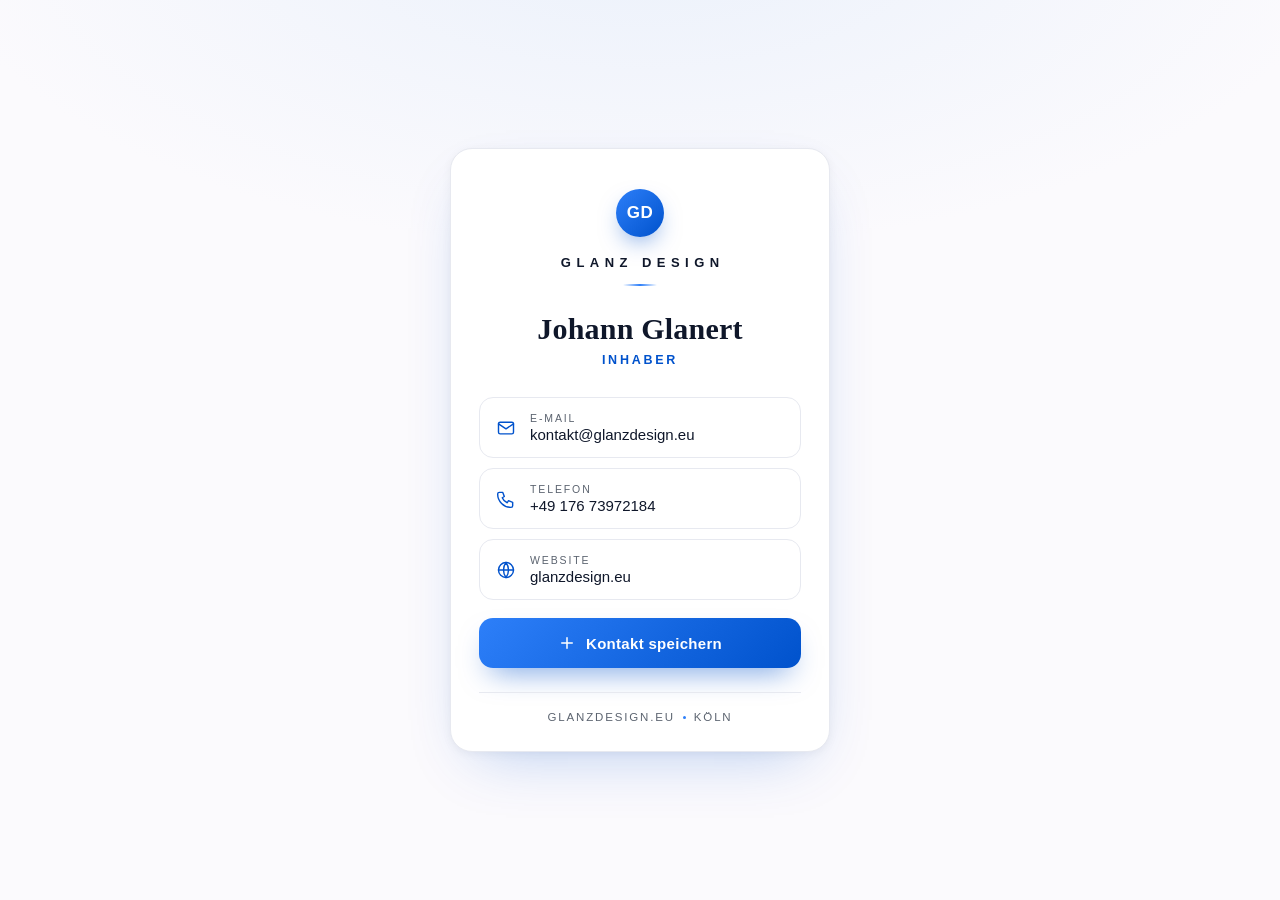
<file: jg-e7a9a9206c14.html>
<!DOCTYPE html>
<html lang="de">
<head>
<meta charset="utf-8">
<meta name="viewport" content="width=device-width, initial-scale=1, viewport-fit=cover">
<meta name="robots" content="noindex, nofollow, noarchive">
<meta name="theme-color" content="#FBFAFD">
<title>Johann Glanert · Glanz Design</title>
<meta name="description" content="Digitale Visitenkarte – Glanz Design, Köln.">
<style>
  :root{
    --bg:#fbfafd;
    --card:#ffffff;
    --line:#e7e9f0;
    --text:#0f172a;
    --muted:#5c6470;
    --blue:#0052cc;
    --blue-400:#2d7ff9;
    --blue-50:#ebf1fb;
  }
  *{box-sizing:border-box;margin:0;padding:0}
  html,body{height:100%}
  body{
    background:
      radial-gradient(120% 78% at 50% -8%, var(--blue-50) 0%, var(--bg) 46%) fixed,
      var(--bg);
    color:var(--text);
    font-family:-apple-system,BlinkMacSystemFont,"Segoe UI",Roboto,Helvetica,Arial,sans-serif;
    -webkit-font-smoothing:antialiased;
    display:flex;align-items:center;justify-content:center;
    min-height:100svh;
    padding:24px;
  }
  .card{
    width:100%;max-width:380px;
    background:var(--card);
    border:1px solid var(--line);
    border-radius:22px;
    padding:40px 28px 28px;
    box-shadow:0 24px 60px -26px rgba(0,82,204,.30), 0 2px 10px rgba(15,23,42,.05);
    animation:rise .7s cubic-bezier(.2,.7,.2,1) both;
  }
  @keyframes rise{from{opacity:0;transform:translateY(14px)}to{opacity:1;transform:none}}

  /* Brand */
  .brand{text-align:center}
  .mark{
    width:48px;height:48px;margin:0 auto 18px;
    border-radius:50%;
    display:flex;align-items:center;justify-content:center;
    color:#fff;font-weight:700;font-size:17px;letter-spacing:.5px;
    background:linear-gradient(135deg,var(--blue-400),var(--blue));
    box-shadow:0 10px 24px -8px rgba(0,82,204,.6);
  }
  .wordmark{
    font-size:13px;font-weight:700;letter-spacing:.42em;
    text-transform:uppercase;color:var(--text);padding-left:.42em;
  }
  .rule{
    width:34px;height:2px;margin:14px auto 0;border-radius:2px;
    background:linear-gradient(90deg,transparent,var(--blue-400),transparent);
  }

  /* Identity */
  .name{
    text-align:center;margin-top:26px;
    font-family:Georgia,"Times New Roman",serif;
    font-size:30px;font-weight:600;letter-spacing:.2px;line-height:1.1;color:var(--text);
  }
  .role{
    text-align:center;margin-top:8px;
    font-size:12.5px;letter-spacing:.22em;text-transform:uppercase;color:var(--blue);font-weight:600;
  }

  /* Actions */
  .actions{margin-top:30px;display:flex;flex-direction:column;gap:10px}
  .row{
    display:flex;align-items:center;gap:14px;
    padding:14px 16px;border:1px solid var(--line);border-radius:14px;
    color:var(--text);text-decoration:none;
    background:var(--card);
    transition:border-color .2s ease, background .2s ease, box-shadow .2s ease, transform .15s ease;
  }
  .row:active{transform:scale(.985)}
  @media(hover:hover){.row:hover{border-color:var(--blue-400);background:var(--blue-50);box-shadow:0 8px 22px -14px rgba(0,82,204,.5)}}
  .ic{flex:0 0 20px;width:20px;height:20px;color:var(--blue)}
  .rt{display:flex;flex-direction:column;min-width:0}
  .rt .lbl{font-size:10.5px;letter-spacing:.18em;text-transform:uppercase;color:var(--muted)}
  .rt .val{font-size:15px;margin-top:2px;overflow:hidden;text-overflow:ellipsis;white-space:nowrap}

  .save{
    margin-top:18px;display:flex;align-items:center;justify-content:center;gap:10px;
    width:100%;padding:16px;border:none;border-radius:14px;cursor:pointer;
    background:linear-gradient(135deg,var(--blue-400),var(--blue));
    color:#fff;font-size:15px;font-weight:700;letter-spacing:.02em;
    box-shadow:0 14px 30px -12px rgba(0,82,204,.6);
    transition:transform .15s ease, filter .2s ease;
    font-family:inherit;
  }
  .save:active{transform:scale(.985)}
  @media(hover:hover){.save:hover{filter:brightness(1.05)}}
  .save svg{width:18px;height:18px}

  .foot{
    margin-top:24px;padding-top:18px;border-top:1px solid var(--line);
    display:flex;align-items:center;justify-content:center;gap:8px;
    font-size:11.5px;letter-spacing:.16em;text-transform:uppercase;color:var(--muted);
  }
  .foot a{color:var(--muted);text-decoration:none}
  .dot{width:3px;height:3px;border-radius:50%;background:var(--blue-400)}
</style>
</head>
<body>
  <main class="card" role="main">
    <div class="brand">
      <div class="mark">GD</div>
      <div class="wordmark">Glanz&nbsp;Design</div>
      <div class="rule"></div>
    </div>

    <h1 class="name">Johann Glanert</h1>
    <p class="role">Inhaber</p>

    <div class="actions">
      <a class="row" href="mailto:kontakt@glanzdesign.eu">
        <svg class="ic" viewBox="0 0 24 24" fill="none" stroke="currentColor" stroke-width="1.7" stroke-linecap="round" stroke-linejoin="round"><rect x="3" y="5" width="18" height="14" rx="2"/><path d="m3 7 9 6 9-6"/></svg>
        <span class="rt"><span class="lbl">E-Mail</span><span class="val">kontakt@glanzdesign.eu</span></span>
      </a>
      <a class="row" href="tel:+4917673972184">
        <svg class="ic" viewBox="0 0 24 24" fill="none" stroke="currentColor" stroke-width="1.7" stroke-linecap="round" stroke-linejoin="round"><path d="M4 4h4l2 5-2.5 1.5a11 11 0 0 0 6 6L15 14l5 2v4a2 2 0 0 1-2 2A16 16 0 0 1 2 6a2 2 0 0 1 2-2"/></svg>
        <span class="rt"><span class="lbl">Telefon</span><span class="val">+49 176 73972184</span></span>
      </a>
      <a class="row" href="https://glanzdesign.eu" target="_blank" rel="noopener">
        <svg class="ic" viewBox="0 0 24 24" fill="none" stroke="currentColor" stroke-width="1.7" stroke-linecap="round" stroke-linejoin="round"><circle cx="12" cy="12" r="9"/><path d="M3 12h18M12 3a15 15 0 0 1 0 18M12 3a15 15 0 0 0 0 18"/></svg>
        <span class="rt"><span class="lbl">Website</span><span class="val">glanzdesign.eu</span></span>
      </a>
    </div>

    <button class="save" id="save" type="button">
      <svg viewBox="0 0 24 24" fill="none" stroke="currentColor" stroke-width="2" stroke-linecap="round" stroke-linejoin="round"><path d="M12 5v14M5 12h14"/></svg>
      Kontakt speichern
    </button>

    <div class="foot">
      <a href="https://glanzdesign.eu">glanzdesign.eu</a>
      <span class="dot"></span>
      <span>Köln</span>
    </div>
  </main>

<script>
  // Build a vCard 3.0 and offer it as a download → phone opens "Add to contacts".
  var vcard = [
    "BEGIN:VCARD",
    "VERSION:3.0",
    "N:Glanert;Johann;;;",
    "FN:Johann Glanert",
    "ORG:Glanz Design",
    "TITLE:Inhaber",
    "EMAIL;TYPE=WORK,INTERNET:kontakt@glanzdesign.eu",
    "TEL;TYPE=WORK,VOICE:+4917673972184",
    "URL:https://glanzdesign.eu",
    "END:VCARD"
  ].join("\r\n");

  document.getElementById("save").addEventListener("click", function () {
    var blob = new Blob([vcard], { type: "text/vcard;charset=utf-8" });
    var url = URL.createObjectURL(blob);
    var a = document.createElement("a");
    a.href = url;
    a.download = "Johann-Glanert-Glanz-Design.vcf";
    document.body.appendChild(a);
    a.click();
    document.body.removeChild(a);
    setTimeout(function () { URL.revokeObjectURL(url); }, 1500);
  });
</script>
</body>
</html>
</file>
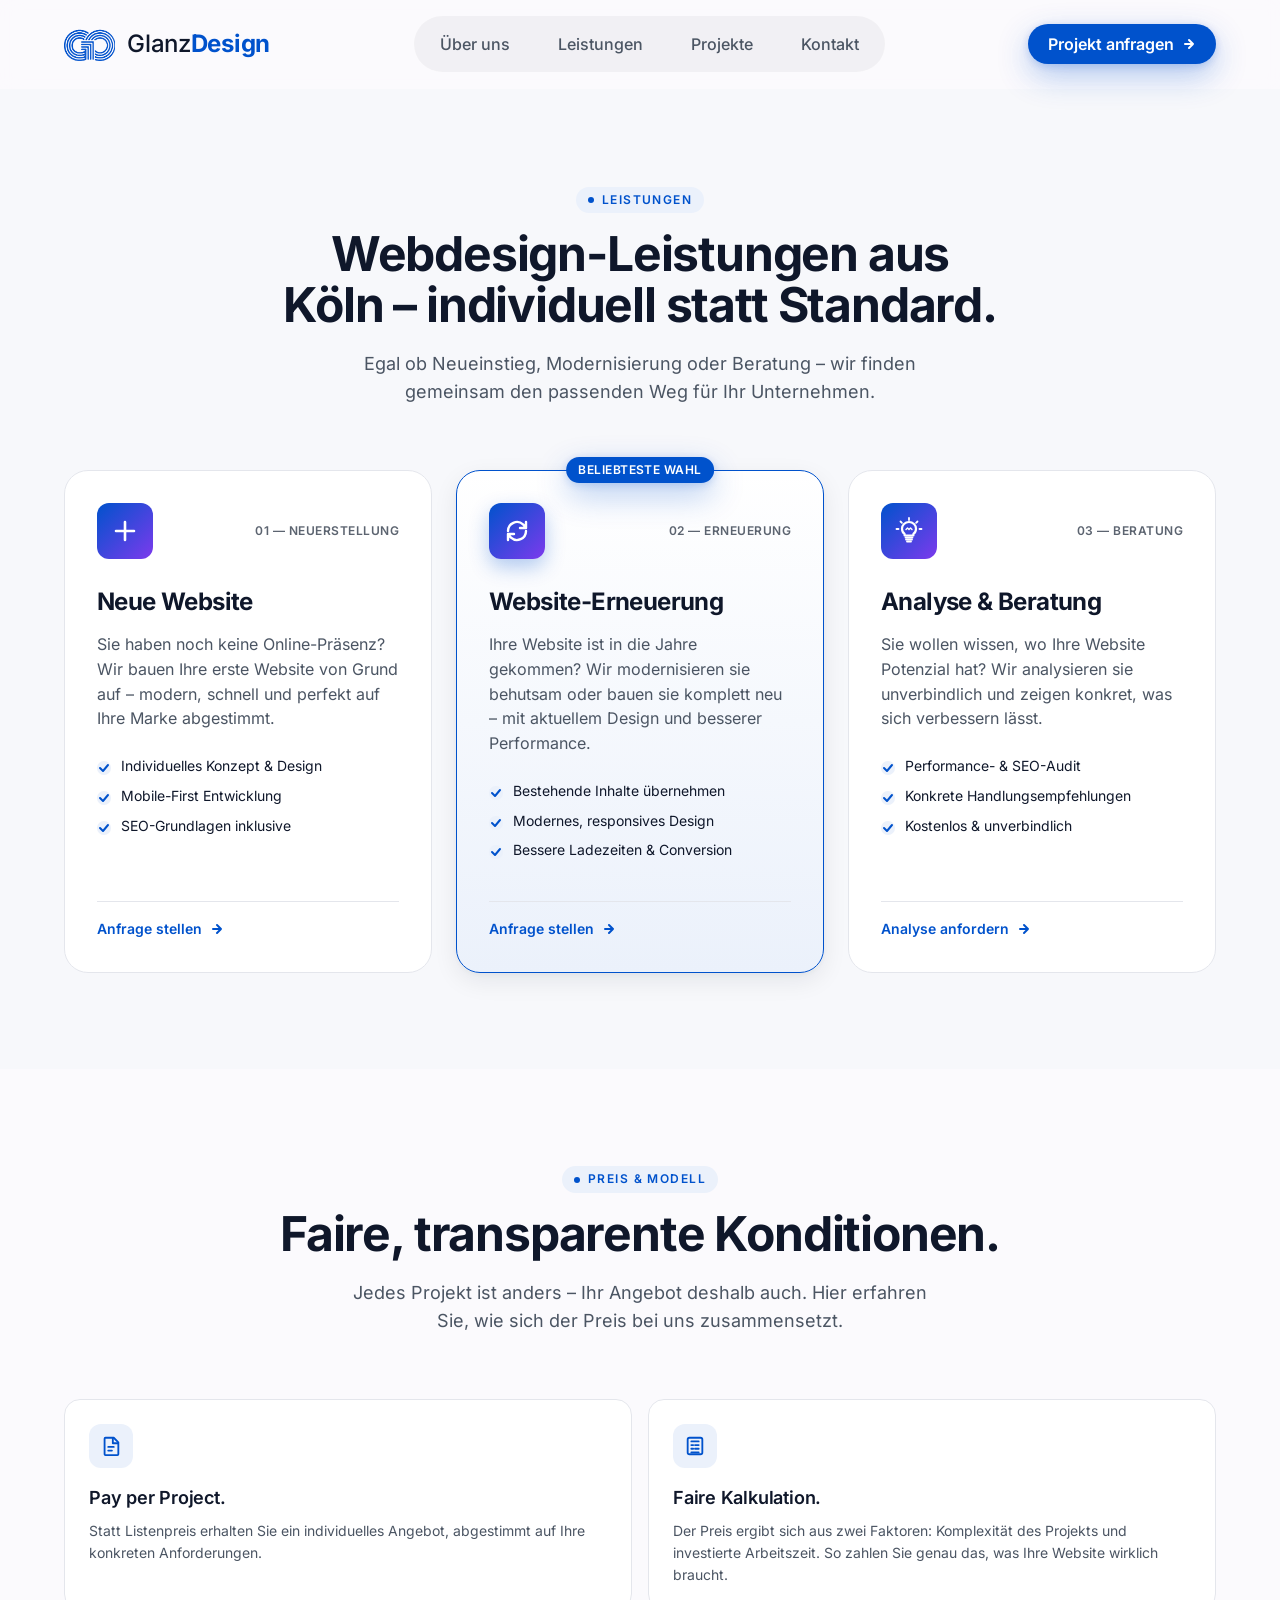
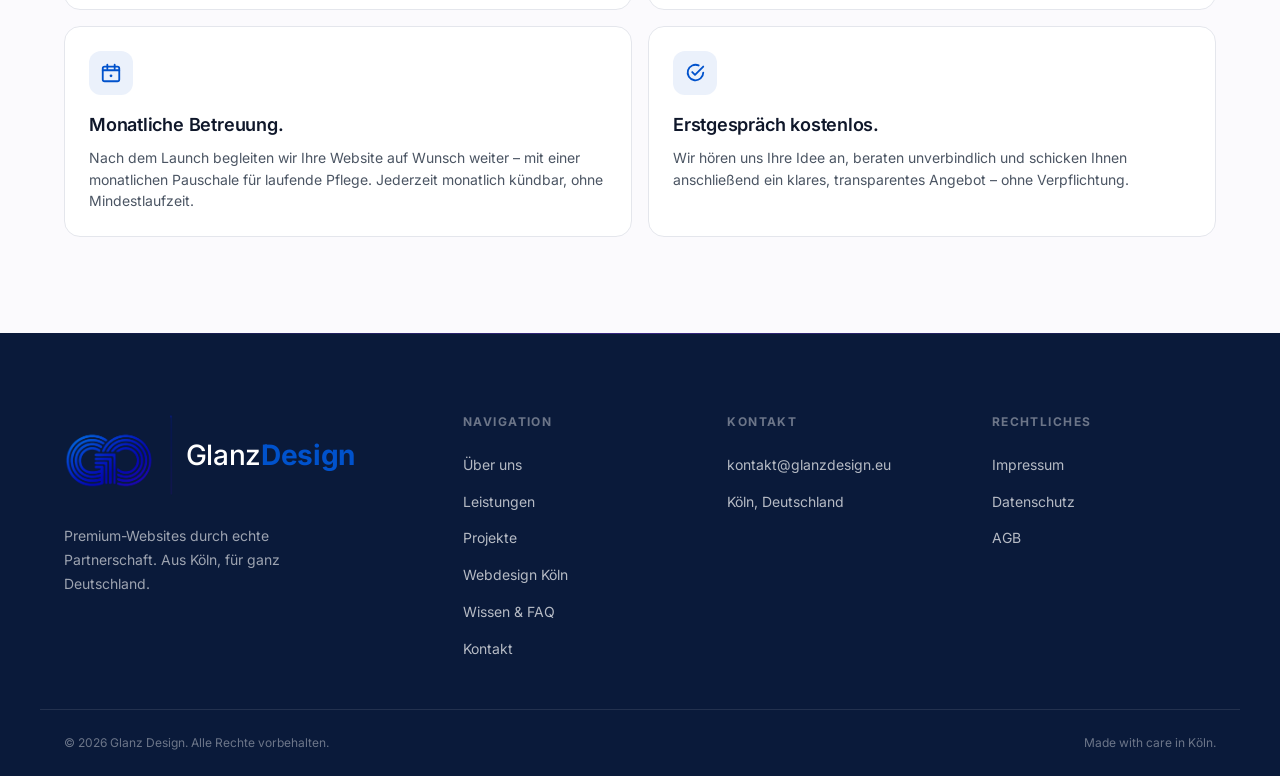
<file: leistungen.html>
<!DOCTYPE html>
<html lang="de" data-no-headline-fill>
<head>
    <meta charset="UTF-8">
    <meta name="viewport" content="width=device-width, initial-scale=1.0">
    <meta name="theme-color" content="#0052CC">
    <title>Webdesign-Leistungen aus Köln – Neue Website, Relaunch, Beratung | Glanz Design</title>
    <meta name="description" content="Unsere Leistungen für Ihre Website: Neuerstellung, Erneuerung und Beratung. Webdesign aus Köln, Pay-per-Project mit fairer, transparenter Kalkulation.">
    <link rel="canonical" href="https://glanzdesign.eu/leistungen.html">
    <meta property="og:title" content="Webdesign-Leistungen aus Köln | Glanz Design">
    <meta property="og:description" content="Pay-per-Project Webdesign aus Köln. Individuelle Angebote, faire Kalkulation, monatliche Betreuung nach Launch.">
    <meta property="og:type" content="website">
    <meta property="og:locale" content="de_DE">
    <meta property="og:url" content="https://glanzdesign.eu/leistungen.html">
    <meta property="og:site_name" content="Glanz Design">
    <meta property="og:image" content="https://glanzdesign.eu/assets/images/social-card.png">
    <meta name="twitter:card" content="summary">
    <meta name="twitter:title" content="Webdesign-Leistungen aus Köln | Glanz Design">
    <meta name="twitter:image" content="https://glanzdesign.eu/assets/images/social-card.png">

    <link rel="preload" as="font" type="font/woff2" href="assets/fonts/inter-latin.woff2" crossorigin>
    <link rel="preload" as="font" type="font/woff2" href="assets/fonts/fraunces-latin.woff2" crossorigin>
    <link rel="icon" type="image/png" sizes="48x48" href="assets/images/favicon-48.png">
    <link rel="icon" type="image/png" sizes="192x192" href="assets/images/favicon-192.png">
    <link rel="apple-touch-icon" href="assets/images/apple-touch-icon.png">

    <script>
      // Preloader-Skip: hält die Index frei vom is-loading-Flash bei Rück-Navigation.
      try {
        if (sessionStorage.getItem('glanz-preloader-shown') === '1') {
          document.documentElement.classList.add('preloader-skip');
        }
      } catch (_) {}
    </script>

    <link rel="stylesheet" href="assets/css/main.css?v=33">

    <noscript>
        <style>
          .reveal { opacity: 1; transform: none; }
        </style>
    </noscript>

    <script type="application/ld+json">
    {
      "@context": "https://schema.org",
      "@type": "ProfessionalService",
      "@id": "https://glanzdesign.eu/#business",
      "sameAs": [
        "https://share.google/exd5UgoHdvjVvzAuw",
        "https://www.google.com/search?kgmid=/g/11zckk_xr4"
      ],
      "name": "Glanz Design",
      "alternateName": "Glanz Design – Webdesign Köln",
      "url": "https://glanzdesign.eu/",
      "logo": "https://glanzdesign.eu/assets/images/logo.png",
      "image": "https://glanzdesign.eu/assets/images/logo.png",
      "telephone": "+4917673972184",
      "email": "kontakt@glanzdesign.eu",
      "description": "Webdesign-Agentur aus Köln für Restaurants, Arztpraxen, Handwerker und Dienstleister. Wir gestalten Websites, die wirklich funktionieren.",
      "address": {
        "@type": "PostalAddress",
        "streetAddress": "Marsdorfer Str. 34",
        "postalCode": "50858",
        "addressLocality": "Köln",
        "addressRegion": "NRW",
        "addressCountry": "DE"
      },
      "geo": {
        "@type": "GeoCoordinates",
        "latitude": 50.9281,
        "longitude": 6.8392
      },
      "areaServed": [
        { "@type": "City", "name": "Köln" },
        {
          "@type": "GeoCircle",
          "geoMidpoint": { "@type": "GeoCoordinates", "latitude": 50.9375, "longitude": 6.9603 },
          "geoRadius": "40000"
        }
      ],
      "openingHoursSpecification": {
        "@type": "OpeningHoursSpecification",
        "dayOfWeek": ["Monday", "Tuesday", "Wednesday", "Thursday", "Friday"],
        "opens": "08:00",
        "closes": "18:00"
      },
      "founder": { "@type": "Person", "name": "Johann Glanert" },
      "knowsLanguage": "de",
      "priceRange": "€€",
      "knowsAbout": ["Webdesign", "Website-Entwicklung", "Website-Erneuerung", "Responsive Webdesign", "SEO", "Local SEO", "Performance-Optimierung"]
    }
    </script>

    <script type="application/ld+json">
    {
      "@context": "https://schema.org",
      "@type": "BreadcrumbList",
      "itemListElement": [
        { "@type": "ListItem", "position": 1, "name": "Startseite", "item": "https://glanzdesign.eu/" },
        { "@type": "ListItem", "position": 2, "name": "Leistungen", "item": "https://glanzdesign.eu/leistungen.html" }
      ]
    }
    </script>
</head>
<body data-theme-scope data-theme-mode="light">
    <a class="skip-link" href="#main">Zum Inhalt springen</a>

    <!-- HEADER -->
    <header id="site-header" class="site-header" role="banner">
        <div class="shell site-header__inner">
            <a href="index.html#hero" class="site-header__logo" aria-label="Glanz Design – Startseite">
                <span class="site-header__logo-mark" aria-hidden="true">
                    <img src="assets/images/logo-header.png" alt="" width="742" height="697" decoding="async">
                </span>
                <span class="site-header__logo-text">Glanz<strong>Design</strong></span>
            </a>

            <nav class="site-header__nav" aria-label="Hauptnavigation">
                <ul class="site-header__nav-list" role="list">
                    <li><a href="ueber-uns.html" class="site-header__nav-link">Über uns</a></li>
                    <li><a href="leistungen.html" class="site-header__nav-link" aria-current="page">Leistungen</a></li>
                    <li><a href="projekte.html" class="site-header__nav-link">Projekte</a></li>
                    <li><a href="index.html#kontakt" class="site-header__nav-link">Kontakt</a></li>
                </ul>
            </nav>

            <div class="site-header__actions">
                <a href="termin.html" class="btn btn--primary btn--sm">
                    Projekt anfragen
                    <svg width="14" height="14" viewBox="0 0 14 14" fill="none" aria-hidden="true">
                        <path d="M3 7h8m0 0L7 3m4 4l-4 4" stroke="currentColor" stroke-width="2" stroke-linecap="round" stroke-linejoin="round"/>
                    </svg>
                </a>
                <button type="button" class="site-header__hamburger" aria-label="Menü öffnen" aria-expanded="false" aria-controls="mobile-nav">
                    <span class="site-header__hamburger-line" aria-hidden="true"></span>
                    <span class="site-header__hamburger-line" aria-hidden="true"></span>
                    <span class="site-header__hamburger-line" aria-hidden="true"></span>
                </button>
            </div>
        </div>
    </header>

    <nav id="mobile-nav" class="mobile-nav" aria-label="Mobile Navigation" aria-hidden="true">
        <ul class="mobile-nav__list" role="list">
            <li><a href="ueber-uns.html" class="mobile-nav__link">Über uns</a></li>
            <li><a href="leistungen.html" class="mobile-nav__link" aria-current="page">Leistungen</a></li>
            <li><a href="projekte.html" class="mobile-nav__link">Projekte</a></li>
            <li><a href="index.html#kontakt" class="mobile-nav__link">Kontakt</a></li>
            <li><a href="termin.html" class="btn btn--primary mobile-nav__cta">Projekt anfragen</a></li>
        </ul>
    </nav>

    <main id="main">

    <!-- LEISTUNGEN -->
    <section id="leistungen" class="section services">
        <div class="shell">
            <div class="section__header reveal">
                <span class="section__eyebrow">Leistungen</span>
                <h1 class="section__title">Webdesign-Leistungen aus Köln – individuell statt Standard.</h1>
                <p class="section__subtitle">
                    Egal ob Neueinstieg, Modernisierung oder Beratung – wir finden gemeinsam
                    den passenden Weg für Ihr Unternehmen.
                </p>
            </div>

            <div class="services__grid">
                <article class="service-card reveal">
                    <div class="service-card__top">
                        <div class="service-card__icon" aria-hidden="true">
                            <svg width="28" height="28" viewBox="0 0 28 28" fill="none">
                                <path d="M14 5 V23 M5 14 H23" stroke="currentColor" stroke-width="2.6" stroke-linecap="round"/>
                            </svg>
                        </div>
                        <span class="service-card__tag">01 — Neuerstellung</span>
                    </div>
                    <h3 class="service-card__title">Neue Website</h3>
                    <p class="service-card__desc">
                        Sie haben noch keine Online-Präsenz? Wir bauen Ihre erste Website
                        von Grund auf – modern, schnell und perfekt auf Ihre Marke abgestimmt.
                    </p>
                    <ul class="service-card__list">
                        <li>Individuelles Konzept &amp; Design</li>
                        <li>Mobile-First Entwicklung</li>
                        <li>SEO-Grundlagen inklusive</li>
                    </ul>
                    <a href="termin.html" class="service-card__link">
                        Anfrage stellen
                        <svg width="14" height="14" viewBox="0 0 14 14" fill="none" aria-hidden="true">
                            <path d="M3 7h8m0 0L7 3m4 4l-4 4" stroke="currentColor" stroke-width="2" stroke-linecap="round" stroke-linejoin="round"/>
                        </svg>
                    </a>
                </article>

                <article class="service-card service-card--featured reveal reveal--delay-1">
                    <div class="service-card__featured-tag">Beliebteste Wahl</div>
                    <div class="service-card__top">
                        <div class="service-card__icon" aria-hidden="true">
                            <svg width="28" height="28" viewBox="0 0 28 28" fill="none">
                                <path d="M5 14a9 9 0 0115-6.7L23 11M23 5v6h-6" stroke="currentColor" stroke-width="2.4" stroke-linecap="round" stroke-linejoin="round"/>
                                <path d="M23 14a9 9 0 01-15 6.7L5 17m0 6v-6h6" stroke="currentColor" stroke-width="2.4" stroke-linecap="round" stroke-linejoin="round"/>
                            </svg>
                        </div>
                        <span class="service-card__tag">02 — Erneuerung</span>
                    </div>
                    <h3 class="service-card__title">Website-Erneuerung</h3>
                    <p class="service-card__desc">
                        Ihre Website ist in die Jahre gekommen? Wir modernisieren sie behutsam
                        oder bauen sie komplett neu – mit aktuellem Design und besserer Performance.
                    </p>
                    <ul class="service-card__list">
                        <li>Bestehende Inhalte übernehmen</li>
                        <li>Modernes, responsives Design</li>
                        <li>Bessere Ladezeiten &amp; Conversion</li>
                    </ul>
                    <a href="termin.html" class="service-card__link">
                        Anfrage stellen
                        <svg width="14" height="14" viewBox="0 0 14 14" fill="none" aria-hidden="true">
                            <path d="M3 7h8m0 0L7 3m4 4l-4 4" stroke="currentColor" stroke-width="2" stroke-linecap="round" stroke-linejoin="round"/>
                        </svg>
                    </a>
                </article>

                <article class="service-card reveal reveal--delay-2">
                    <div class="service-card__top">
                        <div class="service-card__icon" aria-hidden="true">
                            <svg width="28" height="28" viewBox="0 0 28 28" fill="none">
                                <path d="M14 1 V3" stroke="currentColor" stroke-width="1.8" stroke-linecap="round"/>
                                <path d="M5.5 4.5 L6.9 5.9" stroke="currentColor" stroke-width="1.8" stroke-linecap="round"/>
                                <path d="M22.5 4.5 L21.1 5.9" stroke="currentColor" stroke-width="1.8" stroke-linecap="round"/>
                                <path d="M1.5 12 H3.5" stroke="currentColor" stroke-width="1.8" stroke-linecap="round"/>
                                <path d="M26.5 12 H24.5" stroke="currentColor" stroke-width="1.8" stroke-linecap="round"/>
                                <path d="M14 5 C10 5 7 8 7 11.7 C7 14 8 15.8 9.6 17 V18.5 H18.4 V17 C20 15.8 21 14 21 11.7 C21 8 18 5 14 5 Z" stroke="currentColor" stroke-width="2.2" stroke-linejoin="round" stroke-linecap="round"/>
                                <path d="M11 12.5 L12.5 11 L14 12.5 L15.5 11 L17 12.5" stroke="currentColor" stroke-width="1.4" stroke-linecap="round" stroke-linejoin="round"/>
                                <path d="M10.5 20.5 H17.5" stroke="currentColor" stroke-width="1.8" stroke-linecap="round"/>
                                <path d="M11 22.5 H17" stroke="currentColor" stroke-width="1.8" stroke-linecap="round"/>
                                <path d="M12 24.5 H16" stroke="currentColor" stroke-width="1.8" stroke-linecap="round"/>
                            </svg>
                        </div>
                        <span class="service-card__tag">03 — Beratung</span>
                    </div>
                    <h3 class="service-card__title">Analyse &amp; Beratung</h3>
                    <p class="service-card__desc">
                        Sie wollen wissen, wo Ihre Website Potenzial hat? Wir analysieren
                        sie unverbindlich und zeigen konkret, was sich verbessern lässt.
                    </p>
                    <ul class="service-card__list">
                        <li>Performance- &amp; SEO-Audit</li>
                        <li>Konkrete Handlungsempfehlungen</li>
                        <li>Kostenlos &amp; unverbindlich</li>
                    </ul>
                    <a href="termin.html" class="service-card__link">
                        Analyse anfordern
                        <svg width="14" height="14" viewBox="0 0 14 14" fill="none" aria-hidden="true">
                            <path d="M3 7h8m0 0L7 3m4 4l-4 4" stroke="currentColor" stroke-width="2" stroke-linecap="round" stroke-linejoin="round"/>
                        </svg>
                    </a>
                </article>
            </div>
        </div>
    </section>

    <!-- PREIS & MODELL -->
    <section id="preise" class="section about">
        <div class="shell">
            <div class="section__header reveal">
                <span class="section__eyebrow">Preis &amp; Modell</span>
                <h2 class="section__title">Faire, transparente Konditionen.</h2>
                <p class="section__subtitle">
                    Jedes Projekt ist anders – Ihr Angebot deshalb auch. Hier erfahren Sie,
                    wie sich der Preis bei uns zusammensetzt.
                </p>
            </div>

            <ul class="values" role="list">
                <li class="values__item reveal">
                    <div class="values__icon" aria-hidden="true">
                        <svg width="22" height="22" viewBox="0 0 24 24" fill="none">
                            <path d="M6 3h9l5 5v13a1 1 0 0 1-1 1H6a1 1 0 0 1-1-1V4a1 1 0 0 1 1-1z" stroke="currentColor" stroke-width="2" stroke-linejoin="round"/>
                            <path d="M14 3v6h6" stroke="currentColor" stroke-width="2" stroke-linejoin="round"/>
                            <path d="M9 13h6M9 17h4" stroke="currentColor" stroke-width="2" stroke-linecap="round"/>
                        </svg>
                    </div>
                    <h3 class="values__title">Pay per Project.</h3>
                    <p class="values__text">
                        Statt Listenpreis erhalten Sie ein individuelles Angebot, abgestimmt
                        auf Ihre konkreten Anforderungen.
                    </p>
                </li>
                <li class="values__item reveal reveal--delay-1">
                    <div class="values__icon" aria-hidden="true">
                        <svg width="22" height="22" viewBox="0 0 24 24" fill="none">
                            <rect x="4" y="3" width="16" height="18" rx="2" stroke="currentColor" stroke-width="2"/>
                            <path d="M8 7h8M8 11h2M12 11h4M8 15h2M12 15h4M8 19h8" stroke="currentColor" stroke-width="2" stroke-linecap="round"/>
                        </svg>
                    </div>
                    <h3 class="values__title">Faire Kalkulation.</h3>
                    <p class="values__text">
                        Der Preis ergibt sich aus zwei Faktoren: Komplexität des Projekts
                        und investierte Arbeitszeit. So zahlen Sie genau das, was Ihre
                        Website wirklich braucht.
                    </p>
                </li>
                <li class="values__item reveal reveal--delay-1">
                    <div class="values__icon" aria-hidden="true">
                        <svg width="22" height="22" viewBox="0 0 24 24" fill="none">
                            <rect x="3" y="5" width="18" height="16" rx="2" stroke="currentColor" stroke-width="2"/>
                            <path d="M3 9h18M8 3v4M16 3v4" stroke="currentColor" stroke-width="2" stroke-linecap="round"/>
                            <circle cx="12" cy="15" r="1.5" fill="currentColor"/>
                        </svg>
                    </div>
                    <h3 class="values__title">Monatliche Betreuung.</h3>
                    <p class="values__text">
                        Nach dem Launch begleiten wir Ihre Website auf Wunsch weiter – mit
                        einer monatlichen Pauschale für laufende Pflege. Jederzeit monatlich
                        kündbar, ohne Mindestlaufzeit.
                    </p>
                </li>
                <li class="values__item reveal reveal--delay-2">
                    <div class="values__icon" aria-hidden="true">
                        <svg width="22" height="22" viewBox="0 0 24 24" fill="none">
                            <path d="M21 11.5a8.5 8.5 0 1 1-5-7.75" stroke="currentColor" stroke-width="2" stroke-linecap="round"/>
                            <path d="M9 11l3 3 9-9" stroke="currentColor" stroke-width="2" stroke-linecap="round" stroke-linejoin="round"/>
                        </svg>
                    </div>
                    <h3 class="values__title">Erstgespräch kostenlos.</h3>
                    <p class="values__text">
                        Wir hören uns Ihre Idee an, beraten unverbindlich und schicken Ihnen
                        anschließend ein klares, transparentes Angebot – ohne Verpflichtung.
                    </p>
                </li>
            </ul>
        </div>
    </section>

    </main>

    <!-- FOOTER -->
    <footer id="site-footer" class="site-footer" role="contentinfo">
        <div class="shell site-footer__inner">
            <div class="site-footer__brand">
                <a href="index.html#hero" class="site-header__logo site-header__logo--footer" aria-label="Glanz Design – Startseite">
                    <span class="site-header__logo-mark" aria-hidden="true">
                        <img src="assets/images/logo.png" alt="" width="975" height="747" decoding="async">
                    </span>
                    <span class="site-header__logo-text">Glanz<strong>Design</strong></span>
                </a>
                <p class="site-footer__tagline">
                    Premium-Websites durch echte Partnerschaft. Aus Köln, für ganz Deutschland.
                </p>
            </div>

            <nav class="site-footer__nav" aria-label="Footer Navigation">
                <h3 class="site-footer__heading">Navigation</h3>
                <ul class="site-footer__list">
                    <li><a href="ueber-uns.html" class="site-footer__link">Über uns</a></li>
                    <li><a href="leistungen.html" class="site-footer__link">Leistungen</a></li>
                    <li><a href="projekte.html" class="site-footer__link">Projekte</a></li>
                    <li><a href="webdesign-koeln.html" class="site-footer__link">Webdesign Köln</a></li>
                    <li><a href="wissen.html" class="site-footer__link">Wissen &amp; FAQ</a></li>
                    <li><a href="index.html#kontakt" class="site-footer__link">Kontakt</a></li>
                </ul>
            </nav>

            <div class="site-footer__contact">
                <h3 class="site-footer__heading">Kontakt</h3>
                <ul class="site-footer__list">
                    <li>
                        <a href="mailto:kontakt@glanzdesign.eu" class="site-footer__link">
                            kontakt@glanzdesign.eu
                        </a>
                    </li>
                    <li><span class="site-footer__text">Köln, Deutschland</span></li>
                </ul>
            </div>

            <div class="site-footer__legal-col">
                <h3 class="site-footer__heading">Rechtliches</h3>
                <ul class="site-footer__list">
                    <li><a href="legal/impressum.html" class="site-footer__link">Impressum</a></li>
                    <li><a href="legal/datenschutz.html" class="site-footer__link">Datenschutz</a></li>
                    <li><a href="legal/agb.html" class="site-footer__link">AGB</a></li>
                </ul>
            </div>
        </div>

        <div class="site-footer__bottom">
            <div class="shell site-footer__bottom-inner">
                <p class="site-footer__copyright">
                    &copy; <span id="footer-year"></span> Glanz Design. Alle Rechte vorbehalten.
                </p>
                <p class="site-footer__credit">
                    Made with care in Köln.
                </p>
            </div>
        </div>
    </footer>

    <script src="assets/js/lenis.min.js?v=1" defer></script>
    <script src="assets/js/site.js?v=23" defer></script>
</body>
</html>
</file>
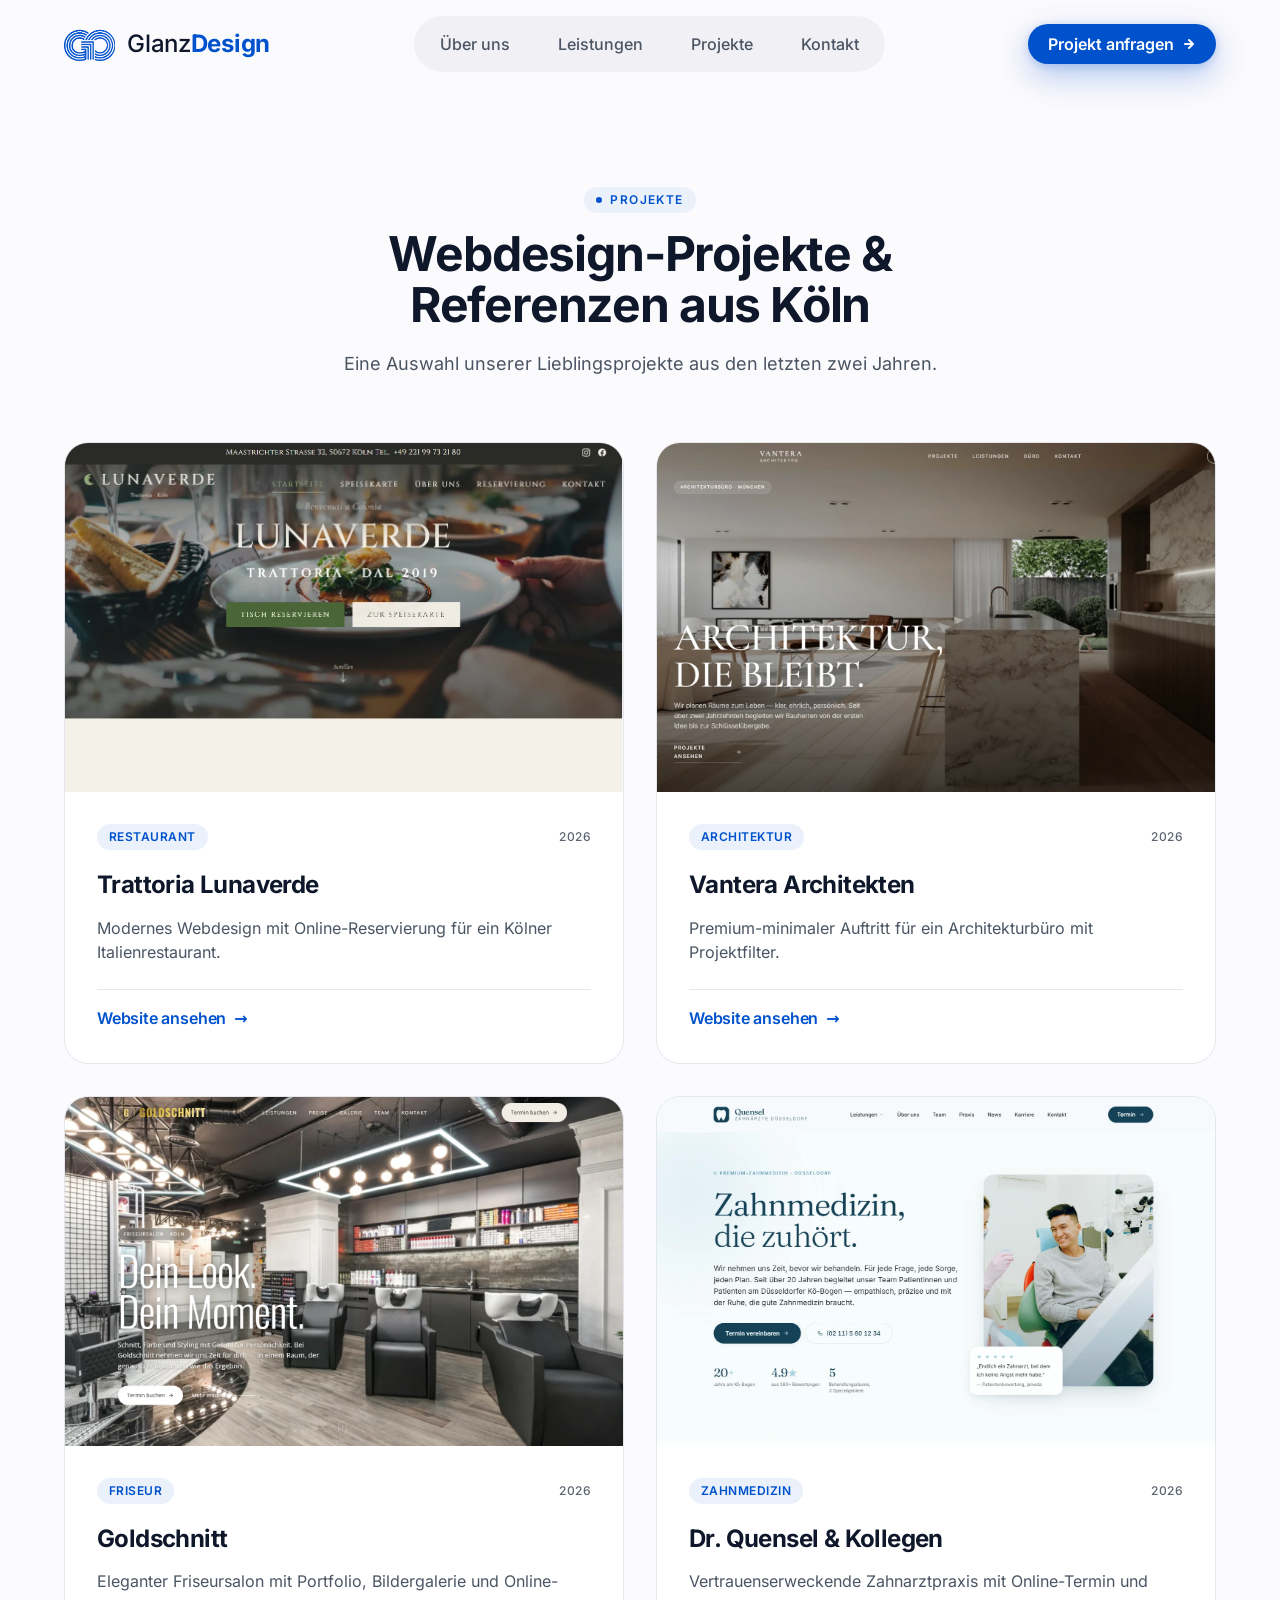
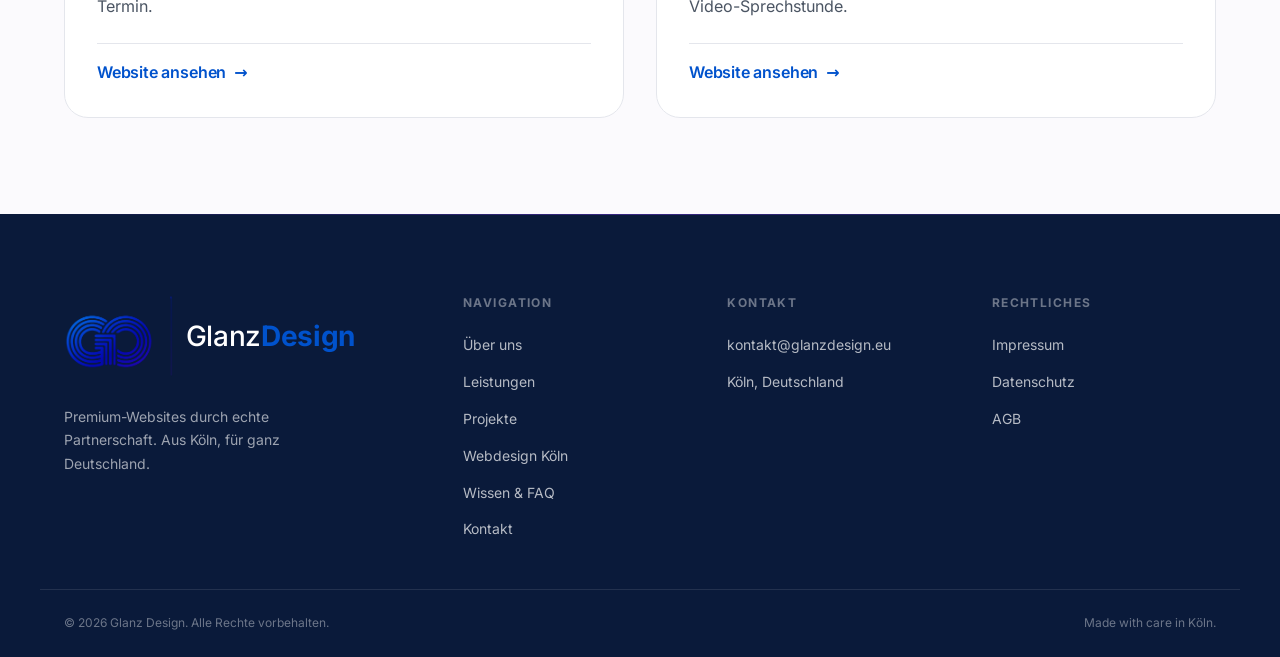
<file: projekte.html>
<!DOCTYPE html>
<html lang="de" data-no-headline-fill>
<head>
    <meta charset="UTF-8">
    <meta name="viewport" content="width=device-width, initial-scale=1.0">
    <meta name="theme-color" content="#0052CC">
    <title>Webdesign-Projekte aus Köln – Referenzen | Glanz Design</title>
    <meta name="description" content="Eine Auswahl unserer Projekte: Restaurant, Architektur, Friseur und Zahnarztpraxis – jeweils mit individuellem Webdesign aus Köln.">
    <link rel="canonical" href="https://glanzdesign.eu/projekte.html">
    <meta property="og:title" content="Webdesign-Projekte aus Köln – Referenzen | Glanz Design">
    <meta property="og:description" content="Einblicke in unsere Arbeit: Premium-Websites für kleine und mittlere Unternehmen aus verschiedenen Branchen.">
    <meta property="og:type" content="website">
    <meta property="og:locale" content="de_DE">
    <meta property="og:url" content="https://glanzdesign.eu/projekte.html">
    <meta property="og:site_name" content="Glanz Design">
    <meta property="og:image" content="https://glanzdesign.eu/assets/images/social-card.png">
    <meta name="twitter:card" content="summary">
    <meta name="twitter:title" content="Webdesign-Projekte aus Köln – Referenzen | Glanz Design">
    <meta name="twitter:image" content="https://glanzdesign.eu/assets/images/social-card.png">

    <link rel="preload" as="font" type="font/woff2" href="assets/fonts/inter-latin.woff2" crossorigin>
    <link rel="preload" as="font" type="font/woff2" href="assets/fonts/fraunces-latin.woff2" crossorigin>
    <link rel="icon" type="image/png" sizes="48x48" href="assets/images/favicon-48.png">
    <link rel="icon" type="image/png" sizes="192x192" href="assets/images/favicon-192.png">
    <link rel="apple-touch-icon" href="assets/images/apple-touch-icon.png">

    <script>
      // Preloader-Skip: hält die Index frei vom is-loading-Flash bei Rück-Navigation.
      try {
        if (sessionStorage.getItem('glanz-preloader-shown') === '1') {
          document.documentElement.classList.add('preloader-skip');
        }
      } catch (_) {}
    </script>

    <link rel="stylesheet" href="assets/css/main.css?v=33">

    <noscript>
        <style>
          .reveal { opacity: 1; transform: none; }
        </style>
    </noscript>

    <script type="application/ld+json">
    {
      "@context": "https://schema.org",
      "@type": "ProfessionalService",
      "@id": "https://glanzdesign.eu/#business",
      "sameAs": [
        "https://share.google/exd5UgoHdvjVvzAuw",
        "https://www.google.com/search?kgmid=/g/11zckk_xr4"
      ],
      "name": "Glanz Design",
      "alternateName": "Glanz Design – Webdesign Köln",
      "url": "https://glanzdesign.eu/",
      "logo": "https://glanzdesign.eu/assets/images/logo.png",
      "image": "https://glanzdesign.eu/assets/images/logo.png",
      "telephone": "+4917673972184",
      "email": "kontakt@glanzdesign.eu",
      "description": "Webdesign-Agentur aus Köln für Restaurants, Arztpraxen, Handwerker und Dienstleister. Wir gestalten Websites, die wirklich funktionieren.",
      "address": {
        "@type": "PostalAddress",
        "streetAddress": "Marsdorfer Str. 34",
        "postalCode": "50858",
        "addressLocality": "Köln",
        "addressRegion": "NRW",
        "addressCountry": "DE"
      },
      "geo": {
        "@type": "GeoCoordinates",
        "latitude": 50.9281,
        "longitude": 6.8392
      },
      "areaServed": [
        { "@type": "City", "name": "Köln" },
        {
          "@type": "GeoCircle",
          "geoMidpoint": { "@type": "GeoCoordinates", "latitude": 50.9375, "longitude": 6.9603 },
          "geoRadius": "40000"
        }
      ],
      "openingHoursSpecification": {
        "@type": "OpeningHoursSpecification",
        "dayOfWeek": ["Monday", "Tuesday", "Wednesday", "Thursday", "Friday"],
        "opens": "08:00",
        "closes": "18:00"
      },
      "founder": { "@type": "Person", "name": "Johann Glanert" },
      "knowsLanguage": "de",
      "priceRange": "€€",
      "knowsAbout": ["Webdesign", "Website-Entwicklung", "Website-Erneuerung", "Responsive Webdesign", "SEO", "Local SEO", "Performance-Optimierung"]
    }
    </script>

    <script type="application/ld+json">
    {
      "@context": "https://schema.org",
      "@type": "BreadcrumbList",
      "itemListElement": [
        { "@type": "ListItem", "position": 1, "name": "Startseite", "item": "https://glanzdesign.eu/" },
        { "@type": "ListItem", "position": 2, "name": "Projekte", "item": "https://glanzdesign.eu/projekte.html" }
      ]
    }
    </script>
</head>
<body data-theme-scope data-theme-mode="light">
    <a class="skip-link" href="#main">Zum Inhalt springen</a>

    <!-- HEADER -->
    <header id="site-header" class="site-header" role="banner">
        <div class="shell site-header__inner">
            <a href="index.html#hero" class="site-header__logo" aria-label="Glanz Design – Startseite">
                <span class="site-header__logo-mark" aria-hidden="true">
                    <img src="assets/images/logo-header.png" alt="" width="742" height="697" decoding="async">
                </span>
                <span class="site-header__logo-text">Glanz<strong>Design</strong></span>
            </a>

            <nav class="site-header__nav" aria-label="Hauptnavigation">
                <ul class="site-header__nav-list" role="list">
                    <li><a href="ueber-uns.html" class="site-header__nav-link">Über uns</a></li>
                    <li><a href="leistungen.html" class="site-header__nav-link">Leistungen</a></li>
                    <li><a href="projekte.html" class="site-header__nav-link" aria-current="page">Projekte</a></li>
                    <li><a href="index.html#kontakt" class="site-header__nav-link">Kontakt</a></li>
                </ul>
            </nav>

            <div class="site-header__actions">
                <a href="termin.html" class="btn btn--primary btn--sm">
                    Projekt anfragen
                    <svg width="14" height="14" viewBox="0 0 14 14" fill="none" aria-hidden="true">
                        <path d="M3 7h8m0 0L7 3m4 4l-4 4" stroke="currentColor" stroke-width="2" stroke-linecap="round" stroke-linejoin="round"/>
                    </svg>
                </a>
                <button type="button" class="site-header__hamburger" aria-label="Menü öffnen" aria-expanded="false" aria-controls="mobile-nav">
                    <span class="site-header__hamburger-line" aria-hidden="true"></span>
                    <span class="site-header__hamburger-line" aria-hidden="true"></span>
                    <span class="site-header__hamburger-line" aria-hidden="true"></span>
                </button>
            </div>
        </div>
    </header>

    <nav id="mobile-nav" class="mobile-nav" aria-label="Mobile Navigation" aria-hidden="true">
        <ul class="mobile-nav__list" role="list">
            <li><a href="ueber-uns.html" class="mobile-nav__link">Über uns</a></li>
            <li><a href="leistungen.html" class="mobile-nav__link">Leistungen</a></li>
            <li><a href="projekte.html" class="mobile-nav__link" aria-current="page">Projekte</a></li>
            <li><a href="index.html#kontakt" class="mobile-nav__link">Kontakt</a></li>
            <li><a href="termin.html" class="btn btn--primary mobile-nav__cta">Projekt anfragen</a></li>
        </ul>
    </nav>

    <main id="main">

    <!-- PROJEKTE -->
    <section id="projekte" class="section projects">
        <div class="shell">
            <div class="section__header reveal">
                <span class="section__eyebrow">Projekte</span>
                <h1 class="section__title">Webdesign-Projekte & Referenzen aus Köln</h1>
                <p class="section__subtitle">
                    Eine Auswahl unserer Lieblingsprojekte aus den letzten zwei Jahren.
                </p>
            </div>

            <div class="projects__grid">
                <article class="project-card reveal" data-category="restaurant">
                    <a class="project-card__visual" href="https://trattorialunaverde.glanzdesign.eu" target="_blank" rel="noopener" aria-label="Trattoria Lunaverde Website ansehen">
                        <div class="project-card__image project-card__image--restaurant">
                            <img src="assets/images/projects/lunaverde-hero.webp" alt="Trattoria Lunaverde – Website Vorschau" loading="lazy" decoding="async" width="1121" height="709">
                        </div>
                    </a>
                    <div class="project-card__body">
                        <div class="project-card__meta">
                            <span class="project-card__tag">Restaurant</span>
                            <span class="project-card__year">2026</span>
                        </div>
                        <h3 class="project-card__title">Trattoria Lunaverde</h3>
                        <p class="project-card__desc">
                            Modernes Webdesign mit Online-Reservierung für ein Kölner Italienrestaurant.
                        </p>
                        <a class="project-card__link" href="https://trattorialunaverde.glanzdesign.eu" target="_blank" rel="noopener">
                            <span class="project-card__link-text">Website ansehen</span>
                            <span class="project-card__link-arrow" aria-hidden="true">→</span>
                        </a>
                    </div>
                </article>

                <article class="project-card reveal reveal--delay-1" data-category="architecture">
                    <a class="project-card__visual" href="https://vantera.glanzdesign.eu" target="_blank" rel="noopener" aria-label="Vantera Architekten Website ansehen">
                        <div class="project-card__image project-card__image--medical">
                            <img src="assets/images/projects/vantera-hero.webp" alt="Vantera Architekten – Website Vorschau" loading="lazy" decoding="async" width="1764" height="944">
                        </div>
                    </a>
                    <div class="project-card__body">
                        <div class="project-card__meta">
                            <span class="project-card__tag">Architektur</span>
                            <span class="project-card__year">2026</span>
                        </div>
                        <h3 class="project-card__title">Vantera Architekten</h3>
                        <p class="project-card__desc">
                            Premium-minimaler Auftritt für ein Architekturbüro mit Projektfilter.
                        </p>
                        <a class="project-card__link" href="https://vantera.glanzdesign.eu" target="_blank" rel="noopener">
                            <span class="project-card__link-text">Website ansehen</span>
                            <span class="project-card__link-arrow" aria-hidden="true">→</span>
                        </a>
                    </div>
                </article>

                <article class="project-card reveal reveal--delay-2" data-category="beauty">
                    <a class="project-card__visual" href="https://goldschnitt.glanzdesign.eu" target="_blank" rel="noopener" aria-label="Goldschnitt Friseursalon Website ansehen">
                        <div class="project-card__image project-card__image--craft">
                            <img src="assets/images/projects/goldschnitt-hero.webp" alt="Goldschnitt – Website Vorschau" loading="lazy" decoding="async" width="1890" height="944">
                        </div>
                    </a>
                    <div class="project-card__body">
                        <div class="project-card__meta">
                            <span class="project-card__tag">Friseur</span>
                            <span class="project-card__year">2026</span>
                        </div>
                        <h3 class="project-card__title">Goldschnitt</h3>
                        <p class="project-card__desc">
                            Eleganter Friseursalon mit Portfolio, Bildergalerie und Online-Termin.
                        </p>
                        <a class="project-card__link" href="https://goldschnitt.glanzdesign.eu" target="_blank" rel="noopener">
                            <span class="project-card__link-text">Website ansehen</span>
                            <span class="project-card__link-arrow" aria-hidden="true">→</span>
                        </a>
                    </div>
                </article>

                <article class="project-card reveal reveal--delay-3" data-category="medical">
                    <a class="project-card__visual" href="https://drquensel.glanzdesign.eu" target="_blank" rel="noopener" aria-label="Zahnarztpraxis Dr. Quensel und Kollegen Website ansehen">
                        <div class="project-card__image project-card__image--service">
                            <img src="assets/images/projects/quensel-hero.webp" alt="Dr. Quensel & Kollegen – Website Vorschau" loading="lazy" decoding="async" width="1600" height="952">
                        </div>
                    </a>
                    <div class="project-card__body">
                        <div class="project-card__meta">
                            <span class="project-card__tag">Zahnmedizin</span>
                            <span class="project-card__year">2026</span>
                        </div>
                        <h3 class="project-card__title">Dr. Quensel &amp; Kollegen</h3>
                        <p class="project-card__desc">
                            Vertrauenserweckende Zahnarztpraxis mit Online-Termin und Video-Sprechstunde.
                        </p>
                        <a class="project-card__link" href="https://drquensel.glanzdesign.eu" target="_blank" rel="noopener">
                            <span class="project-card__link-text">Website ansehen</span>
                            <span class="project-card__link-arrow" aria-hidden="true">→</span>
                        </a>
                    </div>
                </article>
            </div>
        </div>
    </section>

    </main>

    <!-- FOOTER -->
    <footer id="site-footer" class="site-footer" role="contentinfo">
        <div class="shell site-footer__inner">
            <div class="site-footer__brand">
                <a href="index.html#hero" class="site-header__logo site-header__logo--footer" aria-label="Glanz Design – Startseite">
                    <span class="site-header__logo-mark" aria-hidden="true">
                        <img src="assets/images/logo.png" alt="" width="975" height="747" decoding="async">
                    </span>
                    <span class="site-header__logo-text">Glanz<strong>Design</strong></span>
                </a>
                <p class="site-footer__tagline">
                    Premium-Websites durch echte Partnerschaft. Aus Köln, für ganz Deutschland.
                </p>
            </div>

            <nav class="site-footer__nav" aria-label="Footer Navigation">
                <h3 class="site-footer__heading">Navigation</h3>
                <ul class="site-footer__list">
                    <li><a href="ueber-uns.html" class="site-footer__link">Über uns</a></li>
                    <li><a href="leistungen.html" class="site-footer__link">Leistungen</a></li>
                    <li><a href="projekte.html" class="site-footer__link">Projekte</a></li>
                    <li><a href="webdesign-koeln.html" class="site-footer__link">Webdesign Köln</a></li>
                    <li><a href="wissen.html" class="site-footer__link">Wissen &amp; FAQ</a></li>
                    <li><a href="index.html#kontakt" class="site-footer__link">Kontakt</a></li>
                </ul>
            </nav>

            <div class="site-footer__contact">
                <h3 class="site-footer__heading">Kontakt</h3>
                <ul class="site-footer__list">
                    <li>
                        <a href="mailto:kontakt@glanzdesign.eu" class="site-footer__link">
                            kontakt@glanzdesign.eu
                        </a>
                    </li>
                    <li><span class="site-footer__text">Köln, Deutschland</span></li>
                </ul>
            </div>

            <div class="site-footer__legal-col">
                <h3 class="site-footer__heading">Rechtliches</h3>
                <ul class="site-footer__list">
                    <li><a href="legal/impressum.html" class="site-footer__link">Impressum</a></li>
                    <li><a href="legal/datenschutz.html" class="site-footer__link">Datenschutz</a></li>
                    <li><a href="legal/agb.html" class="site-footer__link">AGB</a></li>
                </ul>
            </div>
        </div>

        <div class="site-footer__bottom">
            <div class="shell site-footer__bottom-inner">
                <p class="site-footer__copyright">
                    &copy; <span id="footer-year"></span> Glanz Design. Alle Rechte vorbehalten.
                </p>
                <p class="site-footer__credit">
                    Made with care in Köln.
                </p>
            </div>
        </div>
    </footer>

    <script src="assets/js/lenis.min.js?v=1" defer></script>
    <script src="assets/js/site.js?v=23" defer></script>
</body>
</html>
</file>
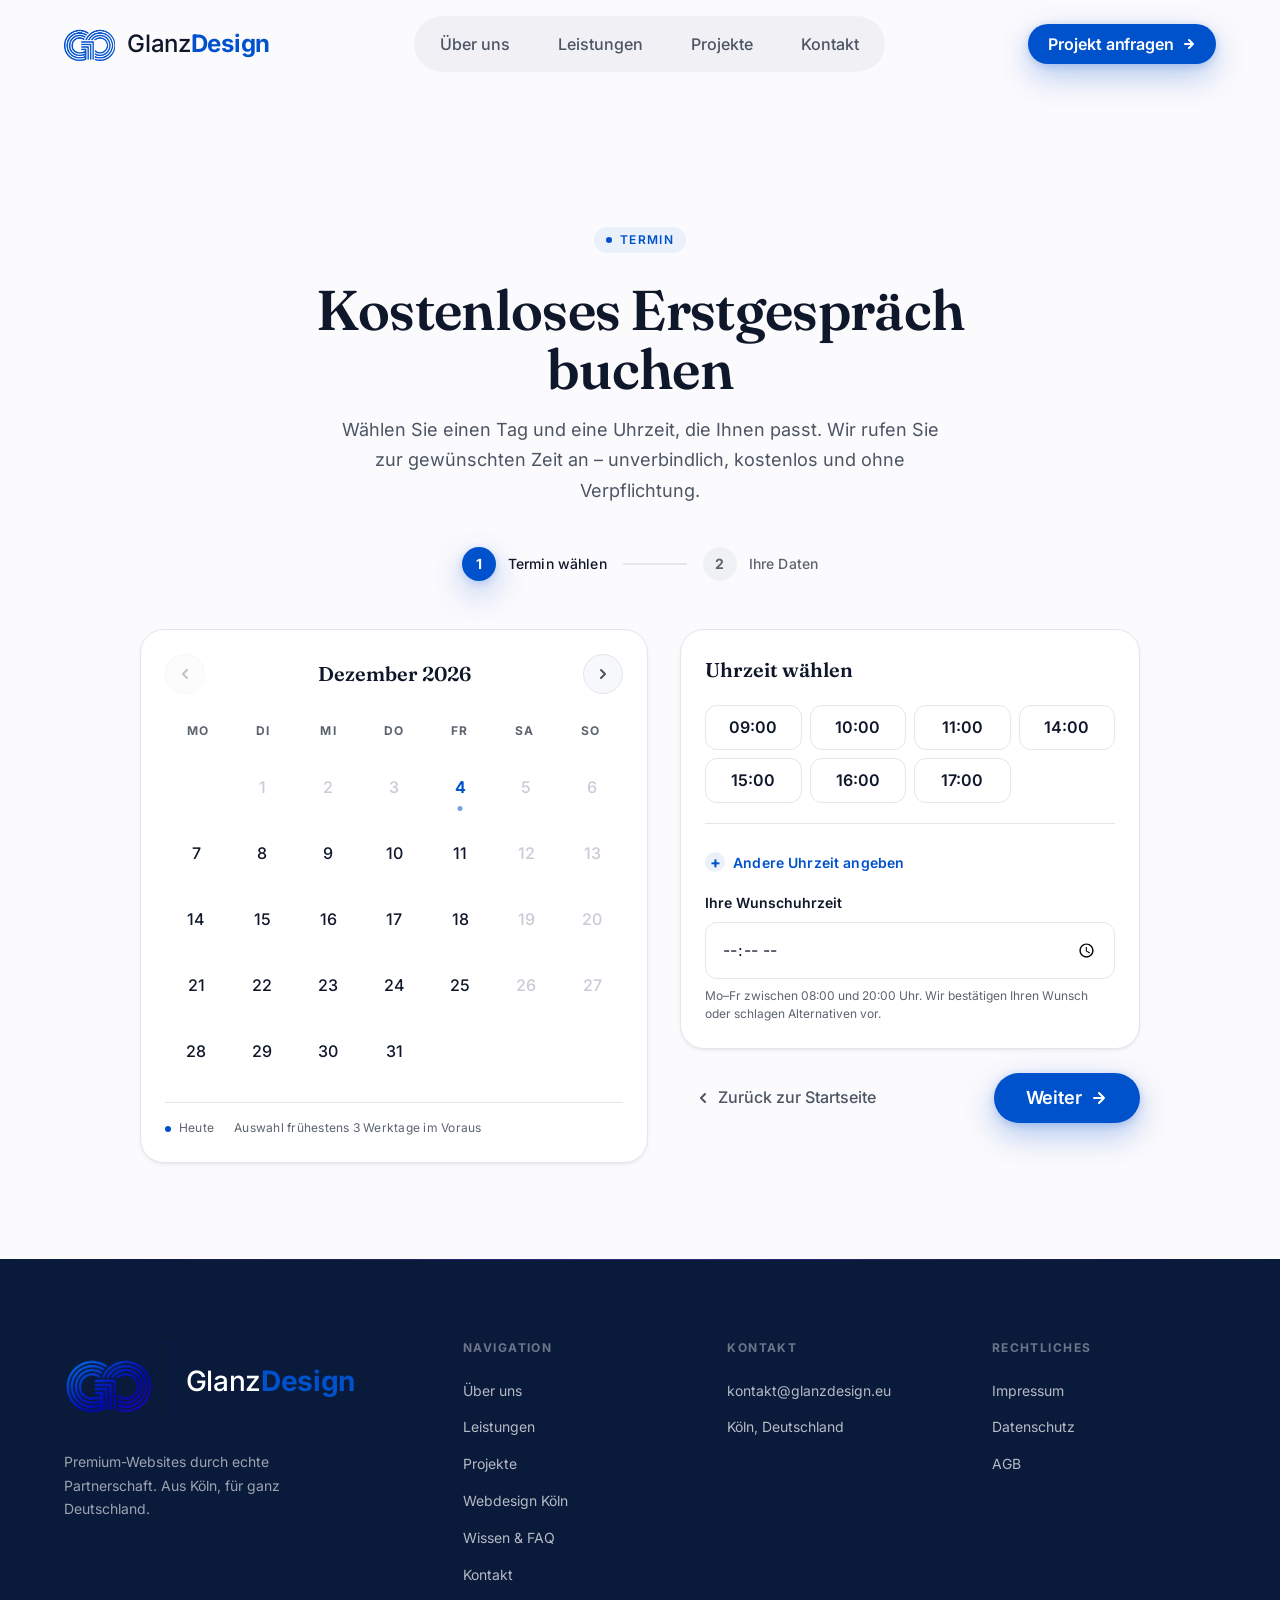
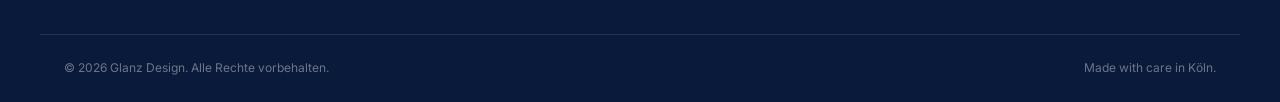
<file: termin.html>
<!DOCTYPE html>
<html lang="de">
<head>
    <meta charset="UTF-8">
    <meta name="viewport" content="width=device-width, initial-scale=1.0">
    <meta name="theme-color" content="#0052CC">
    <title>Termin vereinbaren – Glanz Design</title>
    <meta name="description" content="Wählen Sie einen Tag und eine Uhrzeit für Ihr kostenloses Erstgespräch mit Glanz Design – unkompliziert online buchen.">
    <meta name="robots" content="noindex, follow">
    <meta property="og:title" content="Termin vereinbaren – Glanz Design">
    <meta property="og:description" content="Buchen Sie Ihr kostenloses Erstgespräch online.">
    <meta property="og:type" content="website">
    <meta property="og:locale" content="de_DE">

    <link rel="preload" as="font" type="font/woff2" href="assets/fonts/inter-latin.woff2" crossorigin>
    <link rel="preload" as="font" type="font/woff2" href="assets/fonts/fraunces-latin.woff2" crossorigin>
    <link rel="icon" type="image/png" sizes="48x48" href="assets/images/favicon-48.png">
    <link rel="icon" type="image/png" sizes="192x192" href="assets/images/favicon-192.png">
    <link rel="apple-touch-icon" href="assets/images/apple-touch-icon.png">

    <script>
      // Preloader-Skip: hält die Index frei vom is-loading-Flash bei Rück-Navigation.
      try {
        if (sessionStorage.getItem('glanz-preloader-shown') === '1') {
          document.documentElement.classList.add('preloader-skip');
        }
      } catch (_) {}
    </script>

    <link rel="stylesheet" href="assets/css/main.css?v=33">

    <noscript>
        <style>
          .reveal { opacity: 1; transform: none; }
        </style>
    </noscript>
</head>
<body data-theme-scope data-theme-mode="light">
    <a class="skip-link" href="#main">Zum Inhalt springen</a>

    <!-- HEADER -->
    <header id="site-header" class="site-header" role="banner">
        <div class="shell site-header__inner">
            <a href="index.html#hero" class="site-header__logo" aria-label="Glanz Design – Startseite">
                <span class="site-header__logo-mark" aria-hidden="true">
                    <img src="assets/images/logo-header.png" alt="" width="742" height="697" decoding="async">
                </span>
                <span class="site-header__logo-text">Glanz<strong>Design</strong></span>
            </a>

            <nav class="site-header__nav" aria-label="Hauptnavigation">
                <ul class="site-header__nav-list" role="list">
                    <li><a href="ueber-uns.html" class="site-header__nav-link">Über uns</a></li>
                    <li><a href="leistungen.html" class="site-header__nav-link">Leistungen</a></li>
                    <li><a href="projekte.html" class="site-header__nav-link">Projekte</a></li>
                    <li><a href="index.html#kontakt" class="site-header__nav-link">Kontakt</a></li>
                </ul>
            </nav>

            <div class="site-header__actions">
                <a href="termin.html" class="btn btn--primary btn--sm">
                    Projekt anfragen
                    <svg width="14" height="14" viewBox="0 0 14 14" fill="none" aria-hidden="true">
                        <path d="M3 7h8m0 0L7 3m4 4l-4 4" stroke="currentColor" stroke-width="2" stroke-linecap="round" stroke-linejoin="round"/>
                    </svg>
                </a>
                <button type="button" class="site-header__hamburger" aria-label="Menü öffnen" aria-expanded="false" aria-controls="mobile-nav">
                    <span class="site-header__hamburger-line" aria-hidden="true"></span>
                    <span class="site-header__hamburger-line" aria-hidden="true"></span>
                    <span class="site-header__hamburger-line" aria-hidden="true"></span>
                </button>
            </div>
        </div>
    </header>

    <nav id="mobile-nav" class="mobile-nav" aria-label="Mobile Navigation" aria-hidden="true">
        <ul class="mobile-nav__list" role="list">
            <li><a href="ueber-uns.html" class="mobile-nav__link">Über uns</a></li>
            <li><a href="leistungen.html" class="mobile-nav__link">Leistungen</a></li>
            <li><a href="projekte.html" class="mobile-nav__link">Projekte</a></li>
            <li><a href="index.html#kontakt" class="mobile-nav__link">Kontakt</a></li>
            <li><a href="termin.html" class="btn btn--primary mobile-nav__cta">Projekt anfragen</a></li>
        </ul>
    </nav>

    <main id="main" class="termin-page">
        <div class="shell">
            <header class="termin-page__hero reveal">
                <span class="section__eyebrow">Termin</span>
                <h1 class="termin-page__title">Kostenloses Erstgespräch buchen</h1>
                <p class="termin-page__subtitle">
                    Wählen Sie einen Tag und eine Uhrzeit, die Ihnen passt. Wir rufen Sie zur
                    gewünschten Zeit an – unverbindlich, kostenlos und ohne Verpflichtung.
                </p>
            </header>

            <ol class="stepper reveal" role="list" aria-label="Buchungsfortschritt">
                <li class="stepper__item stepper__item--active">
                    <span class="stepper__num" aria-hidden="true">1</span>
                    <span class="stepper__label">Termin wählen</span>
                </li>
                <li class="stepper__separator" aria-hidden="true"></li>
                <li class="stepper__item">
                    <span class="stepper__num" aria-hidden="true">2</span>
                    <span class="stepper__label">Ihre Daten</span>
                </li>
            </ol>

            <!-- STEP 1: Kalender + Uhrzeit -->
            <section class="termin-step termin-step--1 is-active" aria-labelledby="step1-heading">
                <h2 id="step1-heading" class="sr-only">Termin auswählen</h2>

                <div class="termin-grid">
                    <!-- Kalender -->
                    <div class="calendar reveal" aria-live="polite">
                        <div class="calendar__header">
                            <button type="button" class="calendar__nav calendar__nav--prev" aria-label="Vorheriger Monat">
                                <svg width="16" height="16" viewBox="0 0 16 16" fill="none" aria-hidden="true">
                                    <path d="M10 4L6 8l4 4" stroke="currentColor" stroke-width="2" stroke-linecap="round" stroke-linejoin="round"/>
                                </svg>
                            </button>
                            <h3 class="calendar__title" id="calendar-title">—</h3>
                            <button type="button" class="calendar__nav calendar__nav--next" aria-label="Nächster Monat">
                                <svg width="16" height="16" viewBox="0 0 16 16" fill="none" aria-hidden="true">
                                    <path d="M6 4l4 4-4 4" stroke="currentColor" stroke-width="2" stroke-linecap="round" stroke-linejoin="round"/>
                                </svg>
                            </button>
                        </div>

                        <div class="calendar__weekdays" aria-hidden="true">
                            <span>Mo</span><span>Di</span><span>Mi</span><span>Do</span><span>Fr</span><span>Sa</span><span>So</span>
                        </div>

                        <div class="calendar__grid" role="grid" aria-labelledby="calendar-title">
                            <!-- via JS befüllt -->
                        </div>

                        <div class="calendar__legend">
                            <span class="calendar__legend-item">
                                <span class="calendar__legend-dot" aria-hidden="true"></span>
                                Heute
                            </span>
                            <span class="calendar__legend-item calendar__legend-item--muted">
                                Auswahl frühestens 3 Werktage im Voraus
                            </span>
                        </div>
                    </div>

                    <!-- Uhrzeit + Aktionen (rechte Spalte) -->
                    <div class="termin-grid__right">
                        <div class="time-picker reveal reveal--delay-1">
                            <h3 class="time-picker__title">Uhrzeit wählen</h3>

                            <div class="time-picker__slots" id="time-slots" role="radiogroup" aria-label="Verfügbare Zeitslots">
                                <button type="button" class="time-slot" data-time="09:00" role="radio" aria-checked="false">09:00</button>
                                <button type="button" class="time-slot" data-time="10:00" role="radio" aria-checked="false">10:00</button>
                                <button type="button" class="time-slot" data-time="11:00" role="radio" aria-checked="false">11:00</button>
                                <button type="button" class="time-slot" data-time="14:00" role="radio" aria-checked="false">14:00</button>
                                <button type="button" class="time-slot" data-time="15:00" role="radio" aria-checked="false">15:00</button>
                                <button type="button" class="time-slot" data-time="16:00" role="radio" aria-checked="false">16:00</button>
                                <button type="button" class="time-slot" data-time="17:00" role="radio" aria-checked="false">17:00</button>
                            </div>

                            <p class="time-picker__error" id="time-picker-error" role="alert" hidden>
                                <span class="time-picker__error-icon" aria-hidden="true">
                                    <svg width="18" height="18" viewBox="0 0 18 18" fill="none">
                                        <circle cx="9" cy="9" r="8" stroke="currentColor" stroke-width="1.6"/>
                                        <line x1="9" y1="5" x2="9" y2="10" stroke="currentColor" stroke-width="1.8" stroke-linecap="round"/>
                                        <circle cx="9" cy="12.7" r="0.95" fill="currentColor"/>
                                    </svg>
                                </span>
                                <span>Bitte zuerst ein Datum auswählen.</span>
                            </p>

                            <div class="time-picker__custom" id="time-custom">
                                <button type="button" class="time-picker__toggle" id="custom-time-toggle" aria-expanded="false" aria-controls="custom-time-wrap">
                                    <span class="time-picker__toggle-plus" aria-hidden="true">+</span>
                                    Andere Uhrzeit angeben
                                </button>
                                <div class="time-picker__custom-input" id="custom-time-wrap" hidden>
                                    <label for="custom-time" class="form-field__label">Ihre Wunschuhrzeit</label>
                                    <input type="time" id="custom-time" class="form-field__input" min="08:00" max="20:00" step="900">
                                    <span class="time-picker__custom-note">Mo–Fr zwischen 08:00 und 20:00 Uhr. Wir bestätigen Ihren Wunsch oder schlagen Alternativen vor.</span>
                                </div>
                            </div>
                        </div>

                        <div class="termin-step__actions">
                            <a href="index.html" class="termin-step__back-link">
                                <svg width="14" height="14" viewBox="0 0 14 14" fill="none" aria-hidden="true">
                                    <path d="M9 3L5 7l4 4" stroke="currentColor" stroke-width="2" stroke-linecap="round" stroke-linejoin="round"/>
                                </svg>
                                Zurück zur Startseite
                            </a>
                            <button type="button" class="btn btn--primary btn--lg" id="step1-next" disabled>
                                Weiter
                                <svg width="18" height="18" viewBox="0 0 18 18" fill="none" aria-hidden="true">
                                    <path d="M4 9h10m0 0L9 4m5 5l-5 5" stroke="currentColor" stroke-width="2" stroke-linecap="round" stroke-linejoin="round"/>
                                </svg>
                            </button>
                        </div>
                    </div>
                </div>
            </section>

            <!-- STEP 2: Kontaktdaten -->
            <section class="termin-step termin-step--2" hidden aria-labelledby="step2-heading">
                <h2 id="step2-heading" class="sr-only">Ihre Kontaktdaten</h2>

                <div class="termin-summary reveal">
                    <span class="termin-summary__label">Ihr gewählter Termin</span>
                    <div class="termin-summary__value">
                        <strong id="summary-date">—</strong>
                        <span class="termin-summary__divider" aria-hidden="true">·</span>
                        <strong id="summary-time">—</strong>
                    </div>
                </div>

                <form class="termin-form reveal reveal--delay-1" id="termin-form" action="api/termin.php" method="post" novalidate>
                    <div aria-hidden="true" style="position:absolute;left:-9999px;width:1px;height:1px;overflow:hidden;">
                        <label for="t-hp-glanz">Bitte leer lassen</label>
                        <input type="text" id="t-hp-glanz" name="_hp_glanz" tabindex="-1" autocomplete="off">
                    </div>
                    <div class="termin-form__intro">
                        <h3 class="termin-form__title">Ihre Kontaktdaten</h3>
                        <p class="termin-form__text">Damit wir Sie zur gewählten Zeit erreichen.</p>
                    </div>

                    <div class="form-field">
                        <label for="t-name" class="form-field__label">Ihr Name *</label>
                        <input type="text" id="t-name" name="name" class="form-field__input"
                               placeholder="Max Mustermann" autocomplete="name" required>
                        <span class="form-field__error" aria-live="polite"></span>
                    </div>

                    <div class="form-field">
                        <label for="t-email" class="form-field__label">E-Mail-Adresse *</label>
                        <input type="email" id="t-email" name="email" class="form-field__input"
                               placeholder="max@unternehmen.de" autocomplete="email" required>
                        <span class="form-field__error" aria-live="polite"></span>
                    </div>

                    <div class="form-field">
                        <label for="t-phone" class="form-field__label">Telefonnummer *</label>
                        <input type="tel" id="t-phone" name="phone" class="form-field__input"
                               placeholder="+49 …" autocomplete="tel" required>
                        <span class="form-field__error" aria-live="polite"></span>
                    </div>

                    <div class="form-field">
                        <label for="t-message" class="form-field__label">Worum geht es? <span class="form-field__optional">(optional)</span></label>
                        <textarea id="t-message" name="message" class="form-field__input form-field__input--textarea"
                                  placeholder="Beschreiben Sie kurz Ihr Anliegen oder Vorhaben…" rows="4"></textarea>
                    </div>

                    <div class="form-field form-field--consent">
                        <label class="form-consent">
                            <input type="checkbox" id="t-consent" name="consent" value="1" class="form-consent__checkbox" required>
                            <span class="form-consent__text">
                                Ich habe die <a href="legal/datenschutz.html" target="_blank" rel="noopener">Datenschutzerklärung</a> gelesen und stimme der Verarbeitung meiner Angaben zur Terminkoordination zu. *
                            </span>
                        </label>
                        <span class="form-field__error" aria-live="polite"></span>
                    </div>

                    <div class="termin-step__actions">
                        <button type="button" class="termin-step__back-link" id="step2-back">
                            <svg width="14" height="14" viewBox="0 0 14 14" fill="none" aria-hidden="true">
                                <path d="M9 3L5 7l4 4" stroke="currentColor" stroke-width="2" stroke-linecap="round" stroke-linejoin="round"/>
                            </svg>
                            Zurück
                        </button>
                        <button type="submit" class="btn btn--primary btn--lg">
                            Termin anfragen
                            <svg width="18" height="18" viewBox="0 0 18 18" fill="none" aria-hidden="true">
                                <path d="M4 9h10m0 0L9 4m5 5l-5 5" stroke="currentColor" stroke-width="2" stroke-linecap="round" stroke-linejoin="round"/>
                            </svg>
                        </button>
                    </div>
                </form>
            </section>

            <!-- STEP 3: Bestätigung -->
            <section class="termin-step termin-step--success" hidden aria-labelledby="success-heading">
                <div class="termin-success reveal">
                    <div class="termin-success__icon" aria-hidden="true">
                        <svg width="48" height="48" viewBox="0 0 48 48" fill="none">
                            <circle cx="24" cy="24" r="22" stroke="currentColor" stroke-width="2.5"/>
                            <path d="M14 24l7 7 13-15" stroke="currentColor" stroke-width="2.8" stroke-linecap="round" stroke-linejoin="round"/>
                        </svg>
                    </div>
                    <h2 class="termin-success__title" id="success-heading">Anfrage gesendet!</h2>
                    <p class="termin-success__text">
                        Vielen Dank — Ihre Terminanfrage ist bei uns angekommen. Wir bestätigen
                        Ihren Wunschtermin innerhalb von 48 Stunden per E-Mail.
                    </p>
                    <div class="termin-success__actions">
                        <a href="index.html" class="btn btn--primary btn--lg">
                            Zurück zur Startseite
                            <svg width="18" height="18" viewBox="0 0 18 18" fill="none" aria-hidden="true">
                                <path d="M4 9h10m0 0L9 4m5 5l-5 5" stroke="currentColor" stroke-width="2" stroke-linecap="round" stroke-linejoin="round"/>
                            </svg>
                        </a>
                    </div>
                </div>
            </section>
        </div>
    </main>

    <!-- FOOTER -->
    <footer id="site-footer" class="site-footer" role="contentinfo">
        <div class="shell site-footer__inner">
            <div class="site-footer__brand">
                <a href="index.html#hero" class="site-header__logo site-header__logo--footer" aria-label="Glanz Design – Startseite">
                    <span class="site-header__logo-mark" aria-hidden="true">
                        <img src="assets/images/logo.png" alt="" width="975" height="747" decoding="async">
                    </span>
                    <span class="site-header__logo-text">Glanz<strong>Design</strong></span>
                </a>
                <p class="site-footer__tagline">
                    Premium-Websites durch echte Partnerschaft. Aus Köln, für ganz Deutschland.
                </p>
            </div>

            <nav class="site-footer__nav" aria-label="Footer Navigation">
                <h3 class="site-footer__heading">Navigation</h3>
                <ul class="site-footer__list">
                    <li><a href="ueber-uns.html" class="site-footer__link">Über uns</a></li>
                    <li><a href="leistungen.html" class="site-footer__link">Leistungen</a></li>
                    <li><a href="projekte.html" class="site-footer__link">Projekte</a></li>
                    <li><a href="webdesign-koeln.html" class="site-footer__link">Webdesign Köln</a></li>
                    <li><a href="wissen.html" class="site-footer__link">Wissen &amp; FAQ</a></li>
                    <li><a href="index.html#kontakt" class="site-footer__link">Kontakt</a></li>
                </ul>
            </nav>

            <div class="site-footer__contact">
                <h3 class="site-footer__heading">Kontakt</h3>
                <ul class="site-footer__list">
                    <li>
                        <a href="mailto:kontakt@glanzdesign.eu" class="site-footer__link">
                            kontakt@glanzdesign.eu
                        </a>
                    </li>
                    <li><span class="site-footer__text">Köln, Deutschland</span></li>
                </ul>
            </div>

            <div class="site-footer__legal-col">
                <h3 class="site-footer__heading">Rechtliches</h3>
                <ul class="site-footer__list">
                    <li><a href="legal/impressum.html" class="site-footer__link">Impressum</a></li>
                    <li><a href="legal/datenschutz.html" class="site-footer__link">Datenschutz</a></li>
                    <li><a href="legal/agb.html" class="site-footer__link">AGB</a></li>
                </ul>
            </div>
        </div>

        <div class="site-footer__bottom">
            <div class="shell site-footer__bottom-inner">
                <p class="site-footer__copyright">
                    &copy; <span id="footer-year"></span> Glanz Design. Alle Rechte vorbehalten.
                </p>
                <p class="site-footer__credit">
                    Made with care in Köln.
                </p>
            </div>
        </div>
    </footer>

    <script src="assets/js/lenis.min.js?v=1" defer></script>
    <script src="assets/js/site.js?v=23" defer></script>
    <script src="assets/js/termin.js?v=10" defer></script>
</body>
</html>
</file>
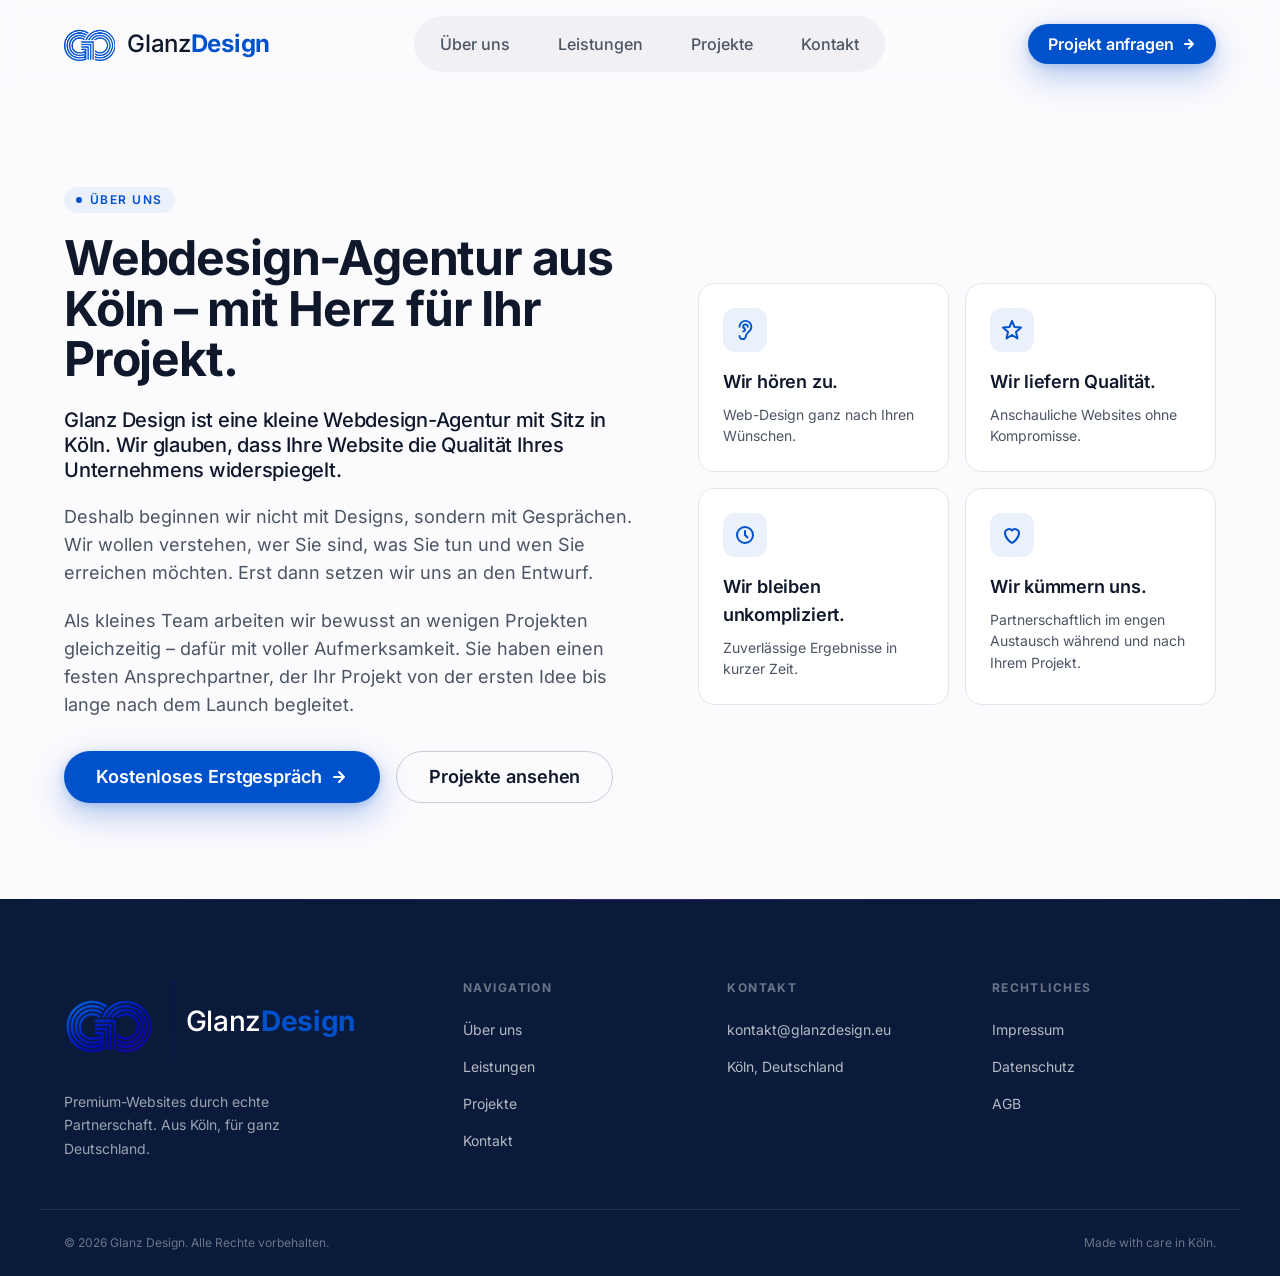
<file: ueber-uns.html>
<!DOCTYPE html>
<html lang="de" data-no-headline-fill>
<head>
    <meta charset="UTF-8">
    <meta name="viewport" content="width=device-width, initial-scale=1.0">
    <meta name="theme-color" content="#0052CC">
    <title>Über uns – Webdesign-Agentur aus Köln | Glanz Design</title>
    <meta name="description" content="Glanz Design ist eine kleine Webdesign-Agentur aus Köln. Wir beginnen nicht mit Designs, sondern mit Gesprächen – und gestalten Websites, die wirklich zu Ihnen passen.">
    <link rel="canonical" href="https://glanzdesign.eu/ueber-uns.html">
    <meta property="og:title" content="Über uns – Webdesign-Agentur aus Köln | Glanz Design">
    <meta property="og:description" content="Webdesign mit Herz aus Köln. Wir hören erst zu, dann gestalten wir.">
    <meta property="og:type" content="website">
    <meta property="og:locale" content="de_DE">
    <meta property="og:url" content="https://glanzdesign.eu/ueber-uns.html">
    <meta property="og:site_name" content="Glanz Design">
    <meta property="og:image" content="https://glanzdesign.eu/assets/images/social-card.png">
    <meta name="twitter:card" content="summary">
    <meta name="twitter:title" content="Über uns – Webdesign-Agentur aus Köln | Glanz Design">
    <meta name="twitter:image" content="https://glanzdesign.eu/assets/images/social-card.png">

    <link rel="preload" as="font" type="font/woff2" href="assets/fonts/inter-latin.woff2" crossorigin>
    <link rel="preload" as="font" type="font/woff2" href="assets/fonts/fraunces-latin.woff2" crossorigin>
    <link rel="icon" type="image/png" sizes="48x48" href="assets/images/favicon-48.png">
    <link rel="icon" type="image/png" sizes="192x192" href="assets/images/favicon-192.png">
    <link rel="apple-touch-icon" href="assets/images/apple-touch-icon.png">

    <script>
      // Preloader-Skip: hält die Index frei vom is-loading-Flash bei Rück-Navigation.
      try {
        if (sessionStorage.getItem('glanz-preloader-shown') === '1') {
          document.documentElement.classList.add('preloader-skip');
        }
      } catch (_) {}
    </script>

    <link rel="stylesheet" href="assets/css/main.css?v=33">

    <noscript>
        <style>
          .reveal { opacity: 1; transform: none; }
        </style>
    </noscript>

    <script type="application/ld+json">
    {
      "@context": "https://schema.org",
      "@type": "AboutPage",
      "@id": "https://glanzdesign.eu/ueber-uns.html",
      "url": "https://glanzdesign.eu/ueber-uns.html",
      "name": "Über uns – Glanz Design",
      "inLanguage": "de",
      "about": { "@id": "https://glanzdesign.eu/#business" },
      "publisher": { "@id": "https://glanzdesign.eu/#business" }
    }
    </script>

    <script type="application/ld+json">
    {
      "@context": "https://schema.org",
      "@type": "BreadcrumbList",
      "itemListElement": [
        { "@type": "ListItem", "position": 1, "name": "Startseite", "item": "https://glanzdesign.eu/" },
        { "@type": "ListItem", "position": 2, "name": "Über uns", "item": "https://glanzdesign.eu/ueber-uns.html" }
      ]
    }
    </script>
</head>
<body data-theme-scope data-theme-mode="light">
    <a class="skip-link" href="#main">Zum Inhalt springen</a>

    <!-- HEADER -->
    <header id="site-header" class="site-header" role="banner">
        <div class="shell site-header__inner">
            <a href="index.html#hero" class="site-header__logo" aria-label="Glanz Design – Startseite">
                <span class="site-header__logo-mark" aria-hidden="true">
                    <img src="assets/images/logo-header.png" alt="" width="742" height="697" decoding="async">
                </span>
                <span class="site-header__logo-text">Glanz<strong>Design</strong></span>
            </a>

            <nav class="site-header__nav" aria-label="Hauptnavigation">
                <ul class="site-header__nav-list" role="list">
                    <li><a href="ueber-uns.html" class="site-header__nav-link" aria-current="page">Über uns</a></li>
                    <li><a href="leistungen.html" class="site-header__nav-link">Leistungen</a></li>
                    <li><a href="projekte.html" class="site-header__nav-link">Projekte</a></li>
                    <li><a href="index.html#kontakt" class="site-header__nav-link">Kontakt</a></li>
                </ul>
            </nav>

            <div class="site-header__actions">
                <a href="termin.html" class="btn btn--primary btn--sm">
                    Projekt anfragen
                    <svg width="14" height="14" viewBox="0 0 14 14" fill="none" aria-hidden="true">
                        <path d="M3 7h8m0 0L7 3m4 4l-4 4" stroke="currentColor" stroke-width="2" stroke-linecap="round" stroke-linejoin="round"/>
                    </svg>
                </a>
                <button type="button" class="site-header__hamburger" aria-label="Menü öffnen" aria-expanded="false" aria-controls="mobile-nav">
                    <span class="site-header__hamburger-line" aria-hidden="true"></span>
                    <span class="site-header__hamburger-line" aria-hidden="true"></span>
                    <span class="site-header__hamburger-line" aria-hidden="true"></span>
                </button>
            </div>
        </div>
    </header>

    <nav id="mobile-nav" class="mobile-nav" aria-label="Mobile Navigation" aria-hidden="true">
        <ul class="mobile-nav__list" role="list">
            <li><a href="ueber-uns.html" class="mobile-nav__link" aria-current="page">Über uns</a></li>
            <li><a href="leistungen.html" class="mobile-nav__link">Leistungen</a></li>
            <li><a href="projekte.html" class="mobile-nav__link">Projekte</a></li>
            <li><a href="index.html#kontakt" class="mobile-nav__link">Kontakt</a></li>
            <li><a href="termin.html" class="btn btn--primary mobile-nav__cta">Projekt anfragen</a></li>
        </ul>
    </nav>

    <main id="main">

    <!-- ÜBER UNS -->
    <section id="ueber-uns" class="section about">
        <div class="shell about__inner">
            <div class="about__copy reveal">
                <span class="section__eyebrow">Über uns</span>
                <h1 class="section__title">
                    Webdesign-Agentur aus Köln – mit Herz für Ihr Projekt.
                </h1>
                <p class="about__lead">
                    Glanz Design ist eine kleine Webdesign-Agentur mit Sitz in Köln.
                    Wir glauben, dass Ihre Website die Qualität Ihres Unternehmens widerspiegelt.
                </p>
                <p class="about__text">
                    Deshalb beginnen wir nicht mit Designs, sondern mit Gesprächen.
                    Wir wollen verstehen, wer Sie sind, was Sie tun und wen Sie erreichen
                    möchten. Erst dann setzen wir uns an den Entwurf.
                </p>
                <p class="about__text">
                    Als kleines Team arbeiten wir bewusst an wenigen Projekten gleichzeitig –
                    dafür mit voller Aufmerksamkeit. Sie haben einen festen Ansprechpartner,
                    der Ihr Projekt von der ersten Idee bis lange nach dem Launch begleitet.
                </p>
                <div class="about__actions">
                    <a href="termin.html" class="btn btn--primary btn--lg">
                        Kostenloses Erstgespräch
                        <svg width="18" height="18" viewBox="0 0 18 18" fill="none" aria-hidden="true">
                            <path d="M4 9h10m0 0L9 4m5 5l-5 5" stroke="currentColor" stroke-width="2" stroke-linecap="round" stroke-linejoin="round"/>
                        </svg>
                    </a>
                    <a href="projekte.html" class="btn btn--ghost btn--lg">Projekte ansehen</a>
                </div>
            </div>

            <ul class="values" role="list">
                <li class="values__item reveal reveal--delay-1">
                    <div class="values__icon" aria-hidden="true">
                        <svg width="22" height="22" viewBox="0 0 24 24" fill="none">
                            <path d="M6 8.5a6.5 6.5 0 1 1 13 0c0 6-6 6-6 10a3.5 3.5 0 1 1-7 0" stroke="currentColor" stroke-width="2" stroke-linecap="round" stroke-linejoin="round"/>
                            <path d="M15 8.5a2.5 2.5 0 0 0-5 0v1a2 2 0 1 1 0 4" stroke="currentColor" stroke-width="2" stroke-linecap="round" stroke-linejoin="round"/>
                        </svg>
                    </div>
                    <h2 class="values__title">Wir hören zu.</h2>
                    <p class="values__text">Web-Design ganz nach Ihren Wünschen.</p>
                </li>
                <li class="values__item reveal reveal--delay-1">
                    <div class="values__icon" aria-hidden="true">
                        <svg width="22" height="22" viewBox="0 0 22 22" fill="none">
                            <path d="M11 2l2.5 6 6.5.5-5 4.5 1.5 6.5L11 16l-5.5 3.5L7 13 2 8.5l6.5-.5L11 2z" stroke="currentColor" stroke-width="2" stroke-linejoin="round"/>
                        </svg>
                    </div>
                    <h2 class="values__title">Wir liefern Qualität.</h2>
                    <p class="values__text">Anschauliche Websites ohne Kompromisse.</p>
                </li>
                <li class="values__item reveal reveal--delay-2">
                    <div class="values__icon" aria-hidden="true">
                        <svg width="22" height="22" viewBox="0 0 22 22" fill="none">
                            <circle cx="11" cy="11" r="8" stroke="currentColor" stroke-width="2"/>
                            <path d="M11 7v4l2.5 2.5" stroke="currentColor" stroke-width="2" stroke-linecap="round"/>
                        </svg>
                    </div>
                    <h2 class="values__title">Wir bleiben unkompliziert.</h2>
                    <p class="values__text">Zuverlässige Ergebnisse in kurzer Zeit.</p>
                </li>
                <li class="values__item reveal reveal--delay-2">
                    <div class="values__icon" aria-hidden="true">
                        <svg width="22" height="22" viewBox="0 0 22 22" fill="none">
                            <path d="M11 19s-7-4-7-10a4 4 0 017-2.5A4 4 0 0118 9c0 6-7 10-7 10z" stroke="currentColor" stroke-width="2" stroke-linejoin="round"/>
                        </svg>
                    </div>
                    <h2 class="values__title">Wir kümmern uns.</h2>
                    <p class="values__text">Partnerschaftlich im engen Austausch während und nach Ihrem Projekt.</p>
                </li>
            </ul>
        </div>
    </section>

    </main>

    <!-- FOOTER -->
    <footer id="site-footer" class="site-footer" role="contentinfo">
        <div class="shell site-footer__inner">
            <div class="site-footer__brand">
                <a href="index.html#hero" class="site-header__logo site-header__logo--footer" aria-label="Glanz Design – Startseite">
                    <span class="site-header__logo-mark" aria-hidden="true">
                        <img src="assets/images/logo.png" alt="" width="975" height="747" decoding="async">
                    </span>
                    <span class="site-header__logo-text">Glanz<strong>Design</strong></span>
                </a>
                <p class="site-footer__tagline">
                    Premium-Websites durch echte Partnerschaft. Aus Köln, für ganz Deutschland.
                </p>
            </div>

            <nav class="site-footer__nav" aria-label="Footer Navigation">
                <h3 class="site-footer__heading">Navigation</h3>
                <ul class="site-footer__list">
                    <li><a href="ueber-uns.html" class="site-footer__link">Über uns</a></li>
                    <li><a href="leistungen.html" class="site-footer__link">Leistungen</a></li>
                    <li><a href="projekte.html" class="site-footer__link">Projekte</a></li>
                    <li><a href="index.html#kontakt" class="site-footer__link">Kontakt</a></li>
                </ul>
            </nav>

            <div class="site-footer__contact">
                <h3 class="site-footer__heading">Kontakt</h3>
                <ul class="site-footer__list">
                    <li>
                        <a href="mailto:kontakt@glanzdesign.eu" class="site-footer__link">
                            kontakt@glanzdesign.eu
                        </a>
                    </li>
                    <li><span class="site-footer__text">Köln, Deutschland</span></li>
                </ul>
            </div>

            <div class="site-footer__legal-col">
                <h3 class="site-footer__heading">Rechtliches</h3>
                <ul class="site-footer__list">
                    <li><a href="legal/impressum.html" class="site-footer__link">Impressum</a></li>
                    <li><a href="legal/datenschutz.html" class="site-footer__link">Datenschutz</a></li>
                    <li><a href="legal/agb.html" class="site-footer__link">AGB</a></li>
                </ul>
            </div>
        </div>

        <div class="site-footer__bottom">
            <div class="shell site-footer__bottom-inner">
                <p class="site-footer__copyright">
                    &copy; <span id="footer-year"></span> Glanz Design. Alle Rechte vorbehalten.
                </p>
                <p class="site-footer__credit">
                    Made with care in Köln.
                </p>
            </div>
        </div>
    </footer>

    <script src="assets/js/lenis.min.js?v=1" defer></script>
    <script src="assets/js/site.js?v=23" defer></script>
</body>
</html>
</file>
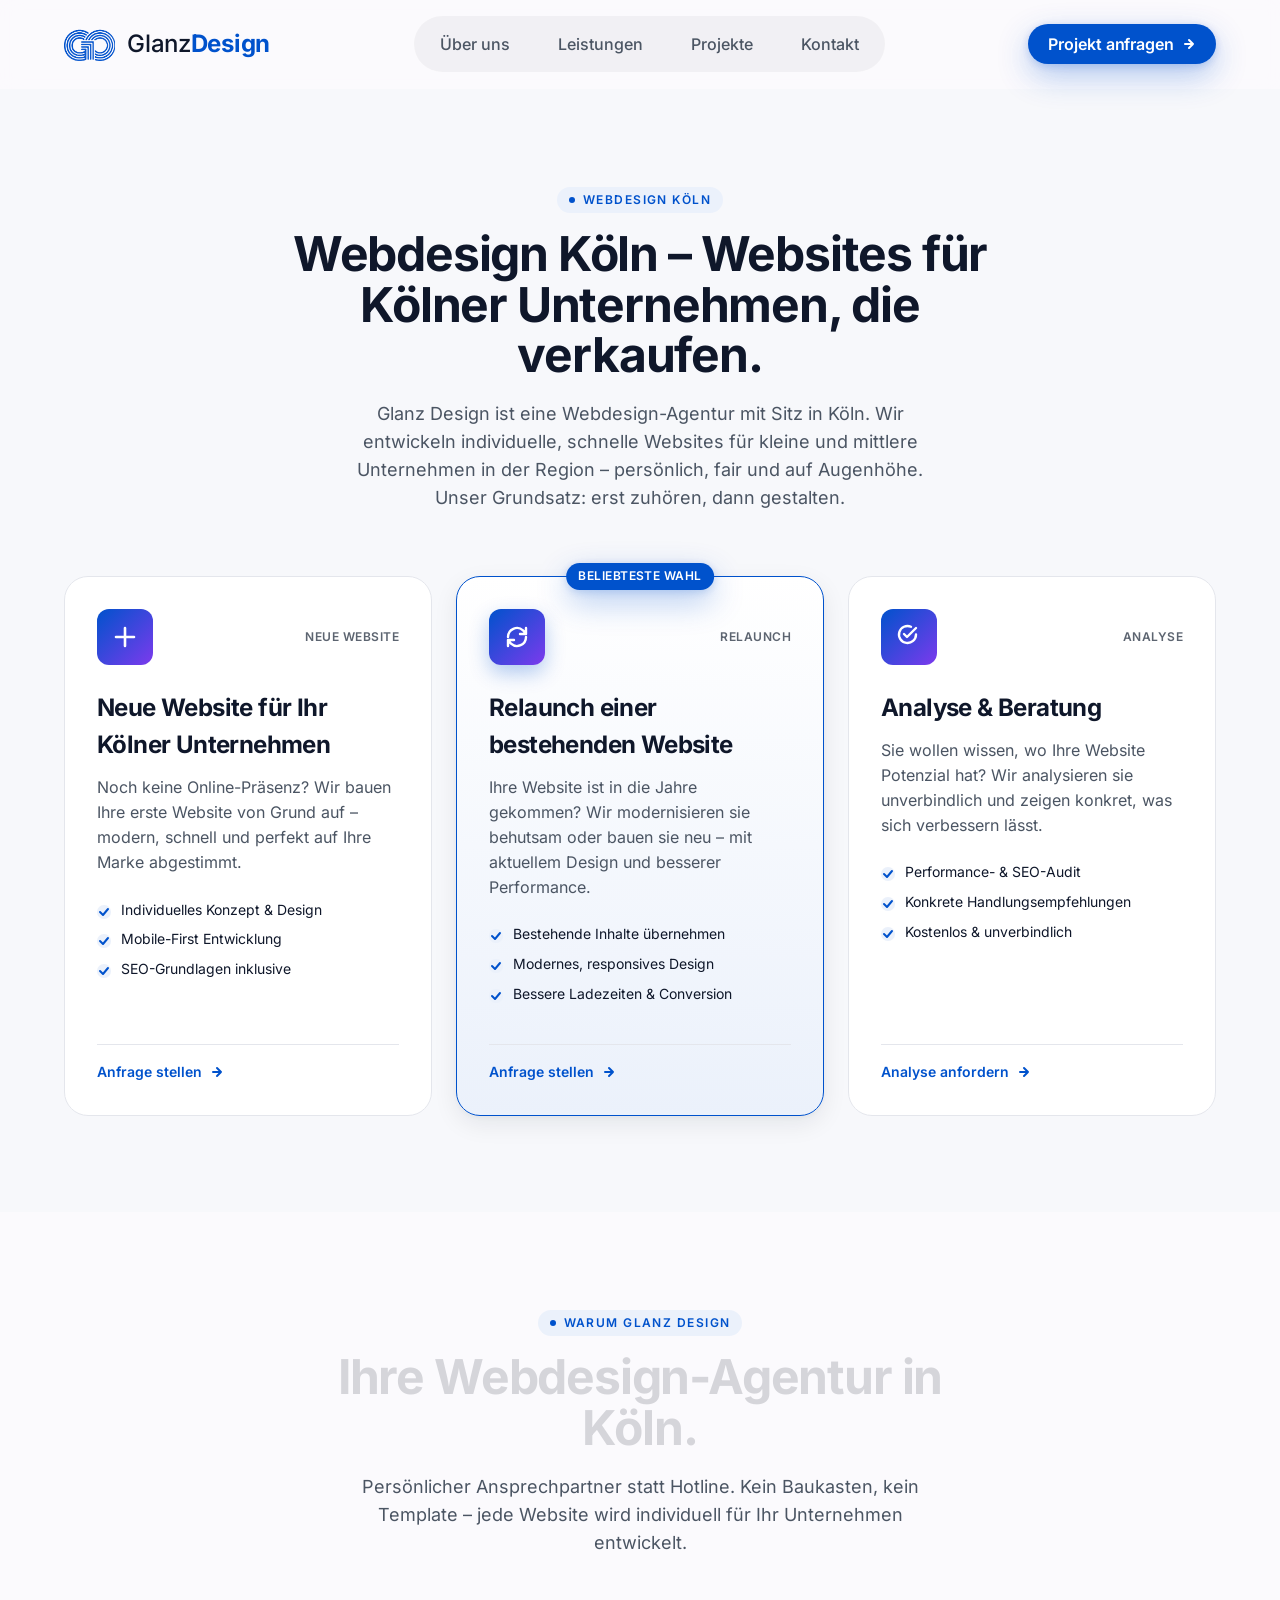
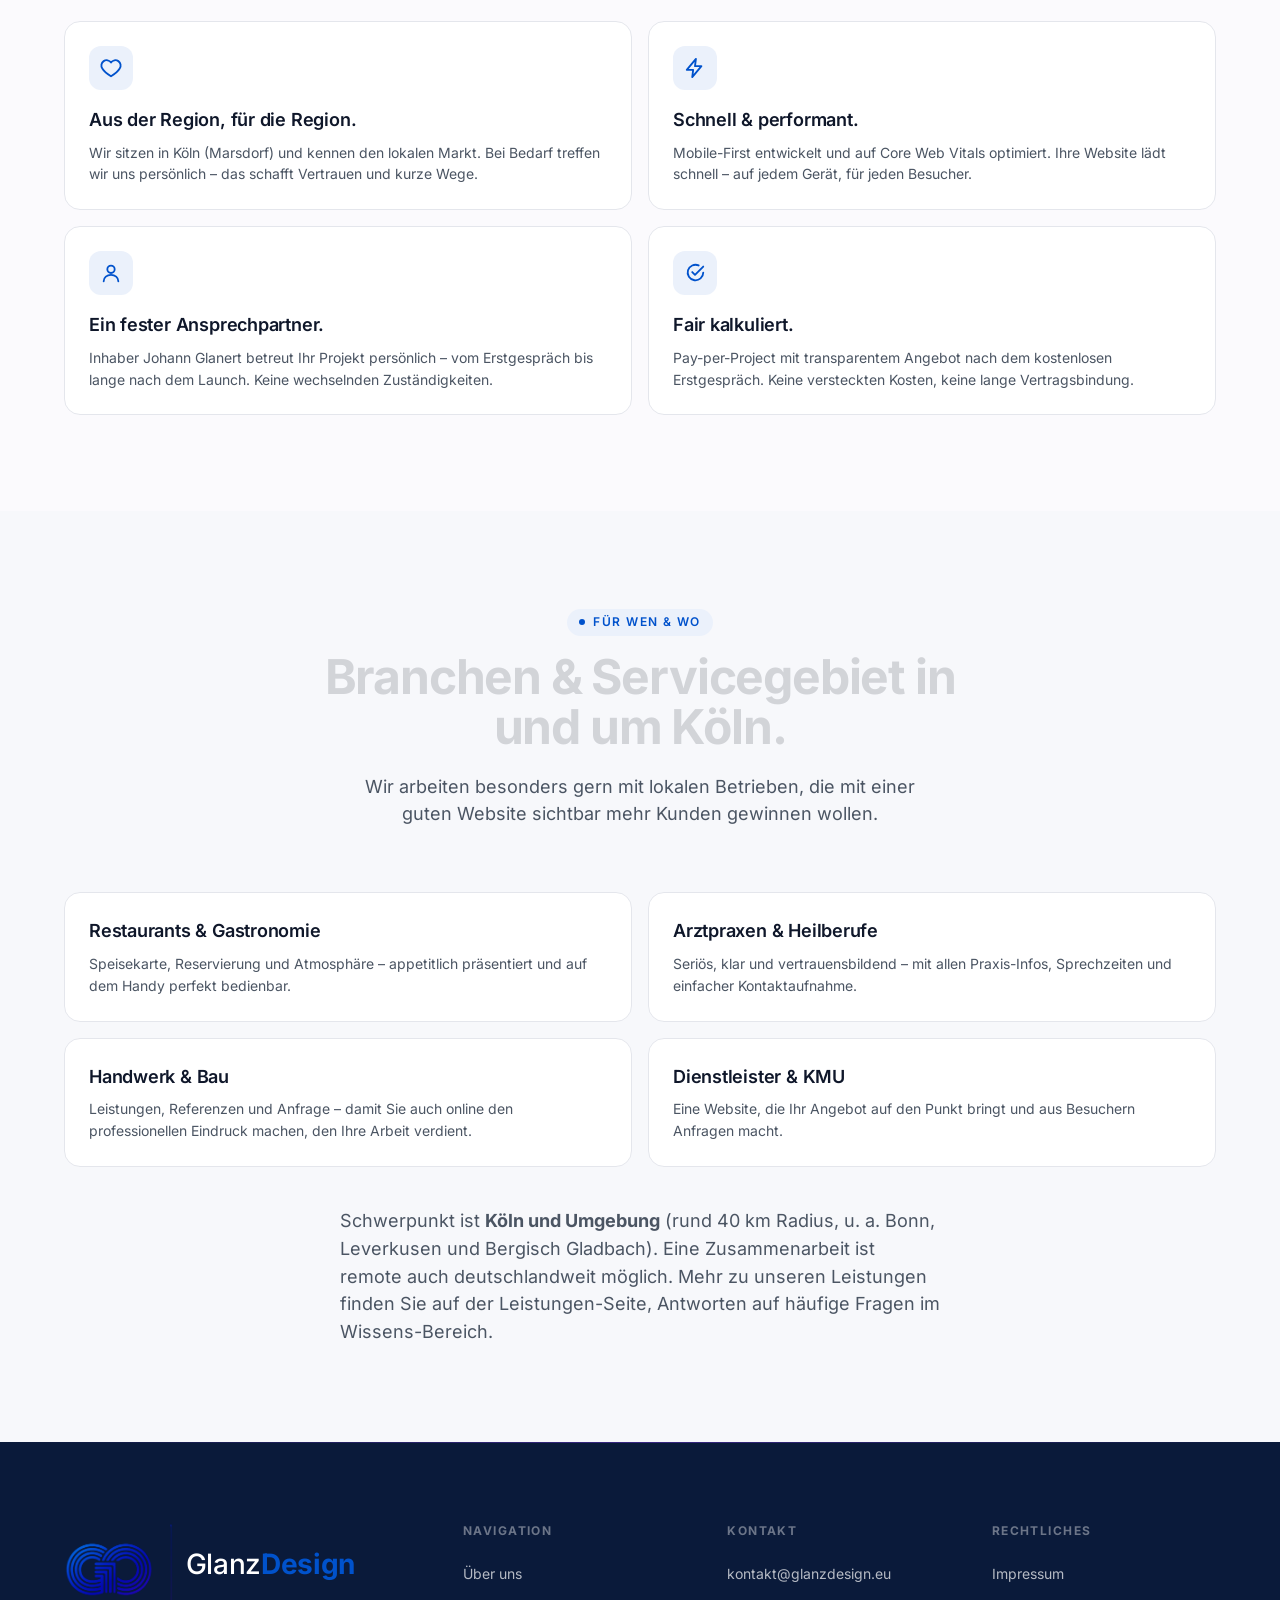
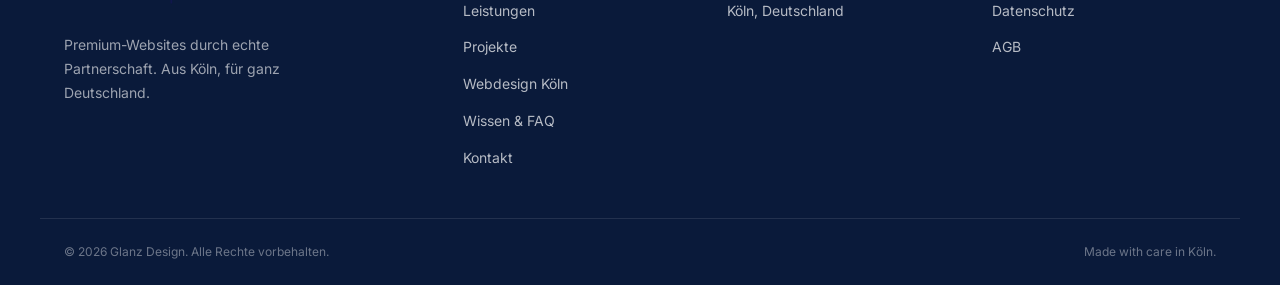
<file: webdesign-koeln.html>
<!DOCTYPE html>
<html lang="de">
<head>
    <meta charset="UTF-8">
    <meta name="viewport" content="width=device-width, initial-scale=1.0">
    <meta name="theme-color" content="#0052CC">
    <title>Webdesign Köln – Websites für Kölner Unternehmen | Glanz Design</title>
    <meta name="description" content="Webdesign-Agentur aus Köln: individuelle, schnelle Websites für Restaurants, Arztpraxen, Handwerker und Dienstleister in Köln und Umgebung. Erstgespräch kostenlos – persönlich vor Ort.">
    <link rel="canonical" href="https://glanzdesign.eu/webdesign-koeln.html">
    <meta property="og:title" content="Webdesign Köln – Websites für Kölner Unternehmen | Glanz Design">
    <meta property="og:description" content="Individuelles Webdesign aus Köln für KMU. Persönlich, schnell, fair – Websites, die in Köln Kunden gewinnen.">
    <meta property="og:type" content="website">
    <meta property="og:locale" content="de_DE">
    <meta property="og:url" content="https://glanzdesign.eu/webdesign-koeln.html">
    <meta property="og:site_name" content="Glanz Design">
    <meta property="og:image" content="https://glanzdesign.eu/assets/images/social-card.png">
    <meta name="twitter:card" content="summary">
    <meta name="twitter:title" content="Webdesign Köln – Websites für Kölner Unternehmen | Glanz Design">
    <meta name="twitter:image" content="https://glanzdesign.eu/assets/images/social-card.png">

    <link rel="preload" as="font" type="font/woff2" href="assets/fonts/inter-latin.woff2" crossorigin>
    <link rel="preload" as="font" type="font/woff2" href="assets/fonts/fraunces-latin.woff2" crossorigin>
    <link rel="icon" type="image/png" sizes="48x48" href="assets/images/favicon-48.png">
    <link rel="icon" type="image/png" sizes="192x192" href="assets/images/favicon-192.png">
    <link rel="apple-touch-icon" href="assets/images/apple-touch-icon.png">

    <script>
      // Preloader-Skip: hält die Index frei vom is-loading-Flash bei Rück-Navigation.
      try {
        if (sessionStorage.getItem('glanz-preloader-shown') === '1') {
          document.documentElement.classList.add('preloader-skip');
        }
      } catch (_) {}
    </script>

    <link rel="stylesheet" href="assets/css/main.css?v=33">

    <noscript>
        <style>
          .reveal { opacity: 1; transform: none; }
        </style>
    </noscript>

    <script type="application/ld+json">
    {
      "@context": "https://schema.org",
      "@type": "ProfessionalService",
      "@id": "https://glanzdesign.eu/#business",
      "sameAs": [
        "https://share.google/exd5UgoHdvjVvzAuw",
        "https://www.google.com/search?kgmid=/g/11zckk_xr4"
      ],
      "name": "Glanz Design",
      "alternateName": "Glanz Design – Webdesign Köln",
      "url": "https://glanzdesign.eu/",
      "logo": "https://glanzdesign.eu/assets/images/logo.png",
      "image": "https://glanzdesign.eu/assets/images/logo.png",
      "telephone": "+4917673972184",
      "email": "kontakt@glanzdesign.eu",
      "description": "Webdesign-Agentur aus Köln für Restaurants, Arztpraxen, Handwerker und Dienstleister. Individuelle, schnelle Websites, die wirklich Kunden gewinnen.",
      "address": {
        "@type": "PostalAddress",
        "streetAddress": "Marsdorfer Str. 34",
        "postalCode": "50858",
        "addressLocality": "Köln",
        "addressRegion": "NRW",
        "addressCountry": "DE"
      },
      "geo": {
        "@type": "GeoCoordinates",
        "latitude": 50.9281,
        "longitude": 6.8392
      },
      "areaServed": [
        { "@type": "City", "name": "Köln" },
        { "@type": "City", "name": "Bonn" },
        { "@type": "City", "name": "Leverkusen" },
        { "@type": "City", "name": "Bergisch Gladbach" },
        {
          "@type": "GeoCircle",
          "geoMidpoint": { "@type": "GeoCoordinates", "latitude": 50.9375, "longitude": 6.9603 },
          "geoRadius": "40000"
        }
      ],
      "openingHoursSpecification": {
        "@type": "OpeningHoursSpecification",
        "dayOfWeek": ["Monday", "Tuesday", "Wednesday", "Thursday", "Friday"],
        "opens": "08:00",
        "closes": "18:00"
      },
      "founder": { "@type": "Person", "name": "Johann Glanert" },
      "knowsLanguage": "de",
      "priceRange": "€€",
      "knowsAbout": ["Webdesign Köln", "Website-Entwicklung", "Website-Erneuerung", "Responsive Webdesign", "SEO", "Local SEO", "Performance-Optimierung"]
    }
    </script>

    <script type="application/ld+json">
    {
      "@context": "https://schema.org",
      "@type": "WebPage",
      "@id": "https://glanzdesign.eu/webdesign-koeln.html",
      "url": "https://glanzdesign.eu/webdesign-koeln.html",
      "name": "Webdesign Köln – Websites für Kölner Unternehmen",
      "inLanguage": "de",
      "description": "Webdesign aus Köln für kleine und mittlere Unternehmen. Individuelle, schnelle Websites für Restaurants, Arztpraxen, Handwerker und Dienstleister in Köln und Umgebung.",
      "about": { "@id": "https://glanzdesign.eu/#business" },
      "mainEntity": {
        "@type": "Service",
        "name": "Webdesign Köln",
        "serviceType": "Webdesign & Website-Entwicklung",
        "provider": { "@id": "https://glanzdesign.eu/#business" },
        "areaServed": { "@type": "City", "name": "Köln" }
      }
    }
    </script>

    <script type="application/ld+json">
    {
      "@context": "https://schema.org",
      "@type": "BreadcrumbList",
      "itemListElement": [
        { "@type": "ListItem", "position": 1, "name": "Startseite", "item": "https://glanzdesign.eu/" },
        { "@type": "ListItem", "position": 2, "name": "Webdesign Köln", "item": "https://glanzdesign.eu/webdesign-koeln.html" }
      ]
    }
    </script>
</head>
<body data-theme-scope data-theme-mode="light">
    <a class="skip-link" href="#main">Zum Inhalt springen</a>

    <!-- HEADER -->
    <header id="site-header" class="site-header" role="banner">
        <div class="shell site-header__inner">
            <a href="index.html#hero" class="site-header__logo" aria-label="Glanz Design – Startseite">
                <span class="site-header__logo-mark" aria-hidden="true">
                    <img src="assets/images/logo-header.png" alt="" width="742" height="697" decoding="async">
                </span>
                <span class="site-header__logo-text">Glanz<strong>Design</strong></span>
            </a>

            <nav class="site-header__nav" aria-label="Hauptnavigation">
                <ul class="site-header__nav-list" role="list">
                    <li><a href="ueber-uns.html" class="site-header__nav-link">Über uns</a></li>
                    <li><a href="leistungen.html" class="site-header__nav-link">Leistungen</a></li>
                    <li><a href="projekte.html" class="site-header__nav-link">Projekte</a></li>
                    <li><a href="index.html#kontakt" class="site-header__nav-link">Kontakt</a></li>
                </ul>
            </nav>

            <div class="site-header__actions">
                <a href="termin.html" class="btn btn--primary btn--sm">
                    Projekt anfragen
                    <svg width="14" height="14" viewBox="0 0 14 14" fill="none" aria-hidden="true">
                        <path d="M3 7h8m0 0L7 3m4 4l-4 4" stroke="currentColor" stroke-width="2" stroke-linecap="round" stroke-linejoin="round"/>
                    </svg>
                </a>
                <button type="button" class="site-header__hamburger" aria-label="Menü öffnen" aria-expanded="false" aria-controls="mobile-nav">
                    <span class="site-header__hamburger-line" aria-hidden="true"></span>
                    <span class="site-header__hamburger-line" aria-hidden="true"></span>
                    <span class="site-header__hamburger-line" aria-hidden="true"></span>
                </button>
            </div>
        </div>
    </header>

    <nav id="mobile-nav" class="mobile-nav" aria-label="Mobile Navigation" aria-hidden="true">
        <ul class="mobile-nav__list" role="list">
            <li><a href="ueber-uns.html" class="mobile-nav__link">Über uns</a></li>
            <li><a href="leistungen.html" class="mobile-nav__link">Leistungen</a></li>
            <li><a href="projekte.html" class="mobile-nav__link">Projekte</a></li>
            <li><a href="index.html#kontakt" class="mobile-nav__link">Kontakt</a></li>
            <li><a href="termin.html" class="btn btn--primary mobile-nav__cta">Projekt anfragen</a></li>
        </ul>
    </nav>

    <main id="main">

    <!-- INTRO / HERO -->
    <section id="webdesign-koeln" class="section services">
        <div class="shell">
            <div class="section__header reveal">
                <span class="section__eyebrow">Webdesign Köln</span>
                <h1 class="section__title">Webdesign Köln – Websites für Kölner Unternehmen, die verkaufen.</h1>
                <p class="section__subtitle">
                    Glanz Design ist eine Webdesign-Agentur mit Sitz in Köln. Wir entwickeln
                    individuelle, schnelle Websites für kleine und mittlere Unternehmen in der
                    Region – persönlich, fair und auf Augenhöhe. Unser Grundsatz: erst zuhören,
                    dann gestalten.
                </p>
            </div>

            <div class="services__grid">
                <article class="service-card reveal">
                    <div class="service-card__top">
                        <div class="service-card__icon" aria-hidden="true">
                            <svg width="28" height="28" viewBox="0 0 28 28" fill="none">
                                <path d="M14 5 V23 M5 14 H23" stroke="currentColor" stroke-width="2.6" stroke-linecap="round"/>
                            </svg>
                        </div>
                        <span class="service-card__tag">Neue Website</span>
                    </div>
                    <h2 class="service-card__title">Neue Website für Ihr Kölner Unternehmen</h2>
                    <p class="service-card__desc">
                        Noch keine Online-Präsenz? Wir bauen Ihre erste Website von Grund auf –
                        modern, schnell und perfekt auf Ihre Marke abgestimmt.
                    </p>
                    <ul class="service-card__list">
                        <li>Individuelles Konzept &amp; Design</li>
                        <li>Mobile-First Entwicklung</li>
                        <li>SEO-Grundlagen inklusive</li>
                    </ul>
                    <a href="termin.html" class="service-card__link">
                        Anfrage stellen
                        <svg width="14" height="14" viewBox="0 0 14 14" fill="none" aria-hidden="true">
                            <path d="M3 7h8m0 0L7 3m4 4l-4 4" stroke="currentColor" stroke-width="2" stroke-linecap="round" stroke-linejoin="round"/>
                        </svg>
                    </a>
                </article>

                <article class="service-card service-card--featured reveal reveal--delay-1">
                    <div class="service-card__featured-tag">Beliebteste Wahl</div>
                    <div class="service-card__top">
                        <div class="service-card__icon" aria-hidden="true">
                            <svg width="28" height="28" viewBox="0 0 28 28" fill="none">
                                <path d="M5 14a9 9 0 0115-6.7L23 11M23 5v6h-6" stroke="currentColor" stroke-width="2.4" stroke-linecap="round" stroke-linejoin="round"/>
                                <path d="M23 14a9 9 0 01-15 6.7L5 17m0 6v-6h6" stroke="currentColor" stroke-width="2.4" stroke-linecap="round" stroke-linejoin="round"/>
                            </svg>
                        </div>
                        <span class="service-card__tag">Relaunch</span>
                    </div>
                    <h2 class="service-card__title">Relaunch einer bestehenden Website</h2>
                    <p class="service-card__desc">
                        Ihre Website ist in die Jahre gekommen? Wir modernisieren sie behutsam
                        oder bauen sie neu – mit aktuellem Design und besserer Performance.
                    </p>
                    <ul class="service-card__list">
                        <li>Bestehende Inhalte übernehmen</li>
                        <li>Modernes, responsives Design</li>
                        <li>Bessere Ladezeiten &amp; Conversion</li>
                    </ul>
                    <a href="termin.html" class="service-card__link">
                        Anfrage stellen
                        <svg width="14" height="14" viewBox="0 0 14 14" fill="none" aria-hidden="true">
                            <path d="M3 7h8m0 0L7 3m4 4l-4 4" stroke="currentColor" stroke-width="2" stroke-linecap="round" stroke-linejoin="round"/>
                        </svg>
                    </a>
                </article>

                <article class="service-card reveal reveal--delay-2">
                    <div class="service-card__top">
                        <div class="service-card__icon" aria-hidden="true">
                            <svg width="28" height="28" viewBox="0 0 28 28" fill="none">
                                <path d="M21 11.5a8.5 8.5 0 1 1-5-7.75" stroke="currentColor" stroke-width="2.4" stroke-linecap="round"/>
                                <path d="M9 11l3 3 9-9" stroke="currentColor" stroke-width="2.4" stroke-linecap="round" stroke-linejoin="round"/>
                            </svg>
                        </div>
                        <span class="service-card__tag">Analyse</span>
                    </div>
                    <h2 class="service-card__title">Analyse &amp; Beratung</h2>
                    <p class="service-card__desc">
                        Sie wollen wissen, wo Ihre Website Potenzial hat? Wir analysieren sie
                        unverbindlich und zeigen konkret, was sich verbessern lässt.
                    </p>
                    <ul class="service-card__list">
                        <li>Performance- &amp; SEO-Audit</li>
                        <li>Konkrete Handlungsempfehlungen</li>
                        <li>Kostenlos &amp; unverbindlich</li>
                    </ul>
                    <a href="termin.html" class="service-card__link">
                        Analyse anfordern
                        <svg width="14" height="14" viewBox="0 0 14 14" fill="none" aria-hidden="true">
                            <path d="M3 7h8m0 0L7 3m4 4l-4 4" stroke="currentColor" stroke-width="2" stroke-linecap="round" stroke-linejoin="round"/>
                        </svg>
                    </a>
                </article>
            </div>
        </div>
    </section>

    <!-- WARUM GLANZ DESIGN IN KÖLN -->
    <section class="section about">
        <div class="shell">
            <div class="section__header reveal">
                <span class="section__eyebrow">Warum Glanz Design</span>
                <h2 class="section__title">Ihre Webdesign-Agentur in Köln.</h2>
                <p class="section__subtitle">
                    Persönlicher Ansprechpartner statt Hotline. Kein Baukasten, kein Template –
                    jede Website wird individuell für Ihr Unternehmen entwickelt.
                </p>
            </div>

            <ul class="values" role="list">
                <li class="values__item reveal">
                    <div class="values__icon" aria-hidden="true">
                        <svg width="22" height="22" viewBox="0 0 24 24" fill="none">
                            <path d="M12 21s-7-4.35-9.5-8.5A5.5 5.5 0 0 1 12 6a5.5 5.5 0 0 1 9.5 6.5C19 16.65 12 21 12 21z" stroke="currentColor" stroke-width="2" stroke-linejoin="round"/>
                        </svg>
                    </div>
                    <h3 class="values__title">Aus der Region, für die Region.</h3>
                    <p class="values__text">
                        Wir sitzen in Köln (Marsdorf) und kennen den lokalen Markt. Bei Bedarf
                        treffen wir uns persönlich – das schafft Vertrauen und kurze Wege.
                    </p>
                </li>
                <li class="values__item reveal reveal--delay-1">
                    <div class="values__icon" aria-hidden="true">
                        <svg width="22" height="22" viewBox="0 0 24 24" fill="none">
                            <path d="M13 2L3 14h7l-1 8 10-12h-7l1-8z" stroke="currentColor" stroke-width="2" stroke-linejoin="round"/>
                        </svg>
                    </div>
                    <h3 class="values__title">Schnell &amp; performant.</h3>
                    <p class="values__text">
                        Mobile-First entwickelt und auf Core Web Vitals optimiert. Ihre Website
                        lädt schnell – auf jedem Gerät, für jeden Besucher.
                    </p>
                </li>
                <li class="values__item reveal reveal--delay-1">
                    <div class="values__icon" aria-hidden="true">
                        <svg width="22" height="22" viewBox="0 0 24 24" fill="none">
                            <circle cx="12" cy="8" r="4" stroke="currentColor" stroke-width="2"/>
                            <path d="M4 21c0-4 3.6-7 8-7s8 3 8 7" stroke="currentColor" stroke-width="2" stroke-linecap="round"/>
                        </svg>
                    </div>
                    <h3 class="values__title">Ein fester Ansprechpartner.</h3>
                    <p class="values__text">
                        Inhaber Johann Glanert betreut Ihr Projekt persönlich – vom Erstgespräch
                        bis lange nach dem Launch. Keine wechselnden Zuständigkeiten.
                    </p>
                </li>
                <li class="values__item reveal reveal--delay-2">
                    <div class="values__icon" aria-hidden="true">
                        <svg width="22" height="22" viewBox="0 0 24 24" fill="none">
                            <path d="M21 11.5a8.5 8.5 0 1 1-5-7.75" stroke="currentColor" stroke-width="2" stroke-linecap="round"/>
                            <path d="M9 11l3 3 9-9" stroke="currentColor" stroke-width="2" stroke-linecap="round" stroke-linejoin="round"/>
                        </svg>
                    </div>
                    <h3 class="values__title">Fair kalkuliert.</h3>
                    <p class="values__text">
                        Pay-per-Project mit transparentem Angebot nach dem kostenlosen
                        Erstgespräch. Keine versteckten Kosten, keine lange Vertragsbindung.
                    </p>
                </li>
            </ul>
        </div>
    </section>

    <!-- BRANCHEN & SERVICEGEBIET -->
    <section class="section services">
        <div class="shell">
            <div class="section__header reveal">
                <span class="section__eyebrow">Für wen &amp; wo</span>
                <h2 class="section__title">Branchen &amp; Servicegebiet in und um Köln.</h2>
                <p class="section__subtitle">
                    Wir arbeiten besonders gern mit lokalen Betrieben, die mit einer guten
                    Website sichtbar mehr Kunden gewinnen wollen.
                </p>
            </div>

            <ul class="values" role="list">
                <li class="values__item reveal">
                    <h3 class="values__title">Restaurants &amp; Gastronomie</h3>
                    <p class="values__text">
                        Speisekarte, Reservierung und Atmosphäre – appetitlich präsentiert und
                        auf dem Handy perfekt bedienbar.
                    </p>
                </li>
                <li class="values__item reveal reveal--delay-1">
                    <h3 class="values__title">Arztpraxen &amp; Heilberufe</h3>
                    <p class="values__text">
                        Seriös, klar und vertrauensbildend – mit allen Praxis-Infos, Sprechzeiten
                        und einfacher Kontaktaufnahme.
                    </p>
                </li>
                <li class="values__item reveal reveal--delay-1">
                    <h3 class="values__title">Handwerk &amp; Bau</h3>
                    <p class="values__text">
                        Leistungen, Referenzen und Anfrage – damit Sie auch online den
                        professionellen Eindruck machen, den Ihre Arbeit verdient.
                    </p>
                </li>
                <li class="values__item reveal reveal--delay-2">
                    <h3 class="values__title">Dienstleister &amp; KMU</h3>
                    <p class="values__text">
                        Eine Website, die Ihr Angebot auf den Punkt bringt und aus Besuchern
                        Anfragen macht.
                    </p>
                </li>
            </ul>

            <p class="section__subtitle reveal" style="margin-top:2.5rem">
                Schwerpunkt ist <strong>Köln und Umgebung</strong> (rund 40 km Radius, u.&nbsp;a.
                Bonn, Leverkusen und Bergisch Gladbach). Eine Zusammenarbeit ist remote auch
                deutschlandweit möglich. Mehr zu unseren Leistungen finden Sie auf der
                <a href="leistungen.html">Leistungen-Seite</a>, Antworten auf häufige Fragen im
                <a href="wissen.html">Wissens-Bereich</a>.
            </p>
        </div>
    </section>

    </main>

    <!-- FOOTER -->
    <footer id="site-footer" class="site-footer" role="contentinfo">
        <div class="shell site-footer__inner">
            <div class="site-footer__brand">
                <a href="index.html#hero" class="site-header__logo site-header__logo--footer" aria-label="Glanz Design – Startseite">
                    <span class="site-header__logo-mark" aria-hidden="true">
                        <img src="assets/images/logo.png" alt="" width="975" height="747" decoding="async">
                    </span>
                    <span class="site-header__logo-text">Glanz<strong>Design</strong></span>
                </a>
                <p class="site-footer__tagline">
                    Premium-Websites durch echte Partnerschaft. Aus Köln, für ganz Deutschland.
                </p>
            </div>

            <nav class="site-footer__nav" aria-label="Footer Navigation">
                <h3 class="site-footer__heading">Navigation</h3>
                <ul class="site-footer__list">
                    <li><a href="ueber-uns.html" class="site-footer__link">Über uns</a></li>
                    <li><a href="leistungen.html" class="site-footer__link">Leistungen</a></li>
                    <li><a href="projekte.html" class="site-footer__link">Projekte</a></li>
                    <li><a href="webdesign-koeln.html" class="site-footer__link">Webdesign Köln</a></li>
                    <li><a href="wissen.html" class="site-footer__link">Wissen &amp; FAQ</a></li>
                    <li><a href="index.html#kontakt" class="site-footer__link">Kontakt</a></li>
                </ul>
            </nav>

            <div class="site-footer__contact">
                <h3 class="site-footer__heading">Kontakt</h3>
                <ul class="site-footer__list">
                    <li>
                        <a href="mailto:kontakt@glanzdesign.eu" class="site-footer__link">
                            kontakt@glanzdesign.eu
                        </a>
                    </li>
                    <li><span class="site-footer__text">Köln, Deutschland</span></li>
                </ul>
            </div>

            <div class="site-footer__legal-col">
                <h3 class="site-footer__heading">Rechtliches</h3>
                <ul class="site-footer__list">
                    <li><a href="legal/impressum.html" class="site-footer__link">Impressum</a></li>
                    <li><a href="legal/datenschutz.html" class="site-footer__link">Datenschutz</a></li>
                    <li><a href="legal/agb.html" class="site-footer__link">AGB</a></li>
                </ul>
            </div>
        </div>

        <div class="site-footer__bottom">
            <div class="shell site-footer__bottom-inner">
                <p class="site-footer__copyright">
                    &copy; <span id="footer-year"></span> Glanz Design. Alle Rechte vorbehalten.
                </p>
                <p class="site-footer__credit">
                    Made with care in Köln.
                </p>
            </div>
        </div>
    </footer>

    <script src="assets/js/lenis.min.js?v=1" defer></script>
    <script src="assets/js/site.js?v=23" defer></script>
</body>
</html>
</file>
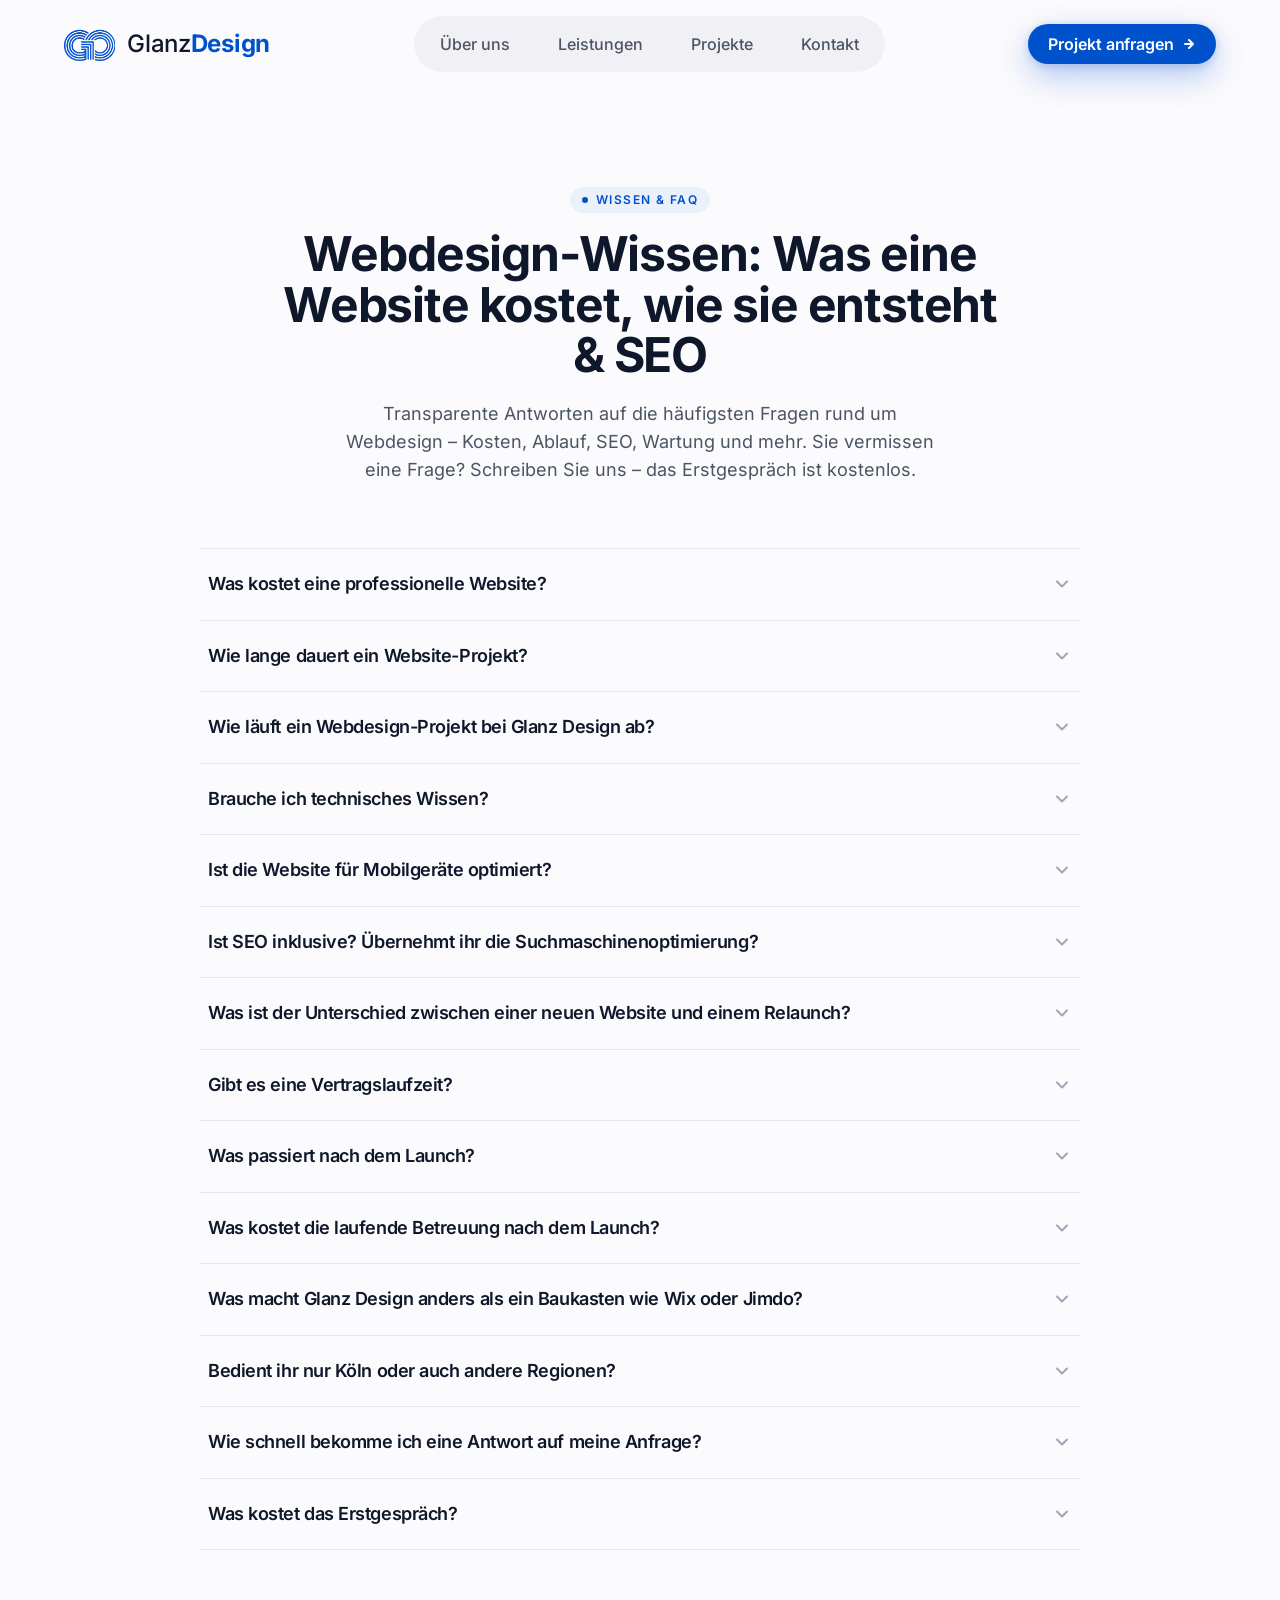
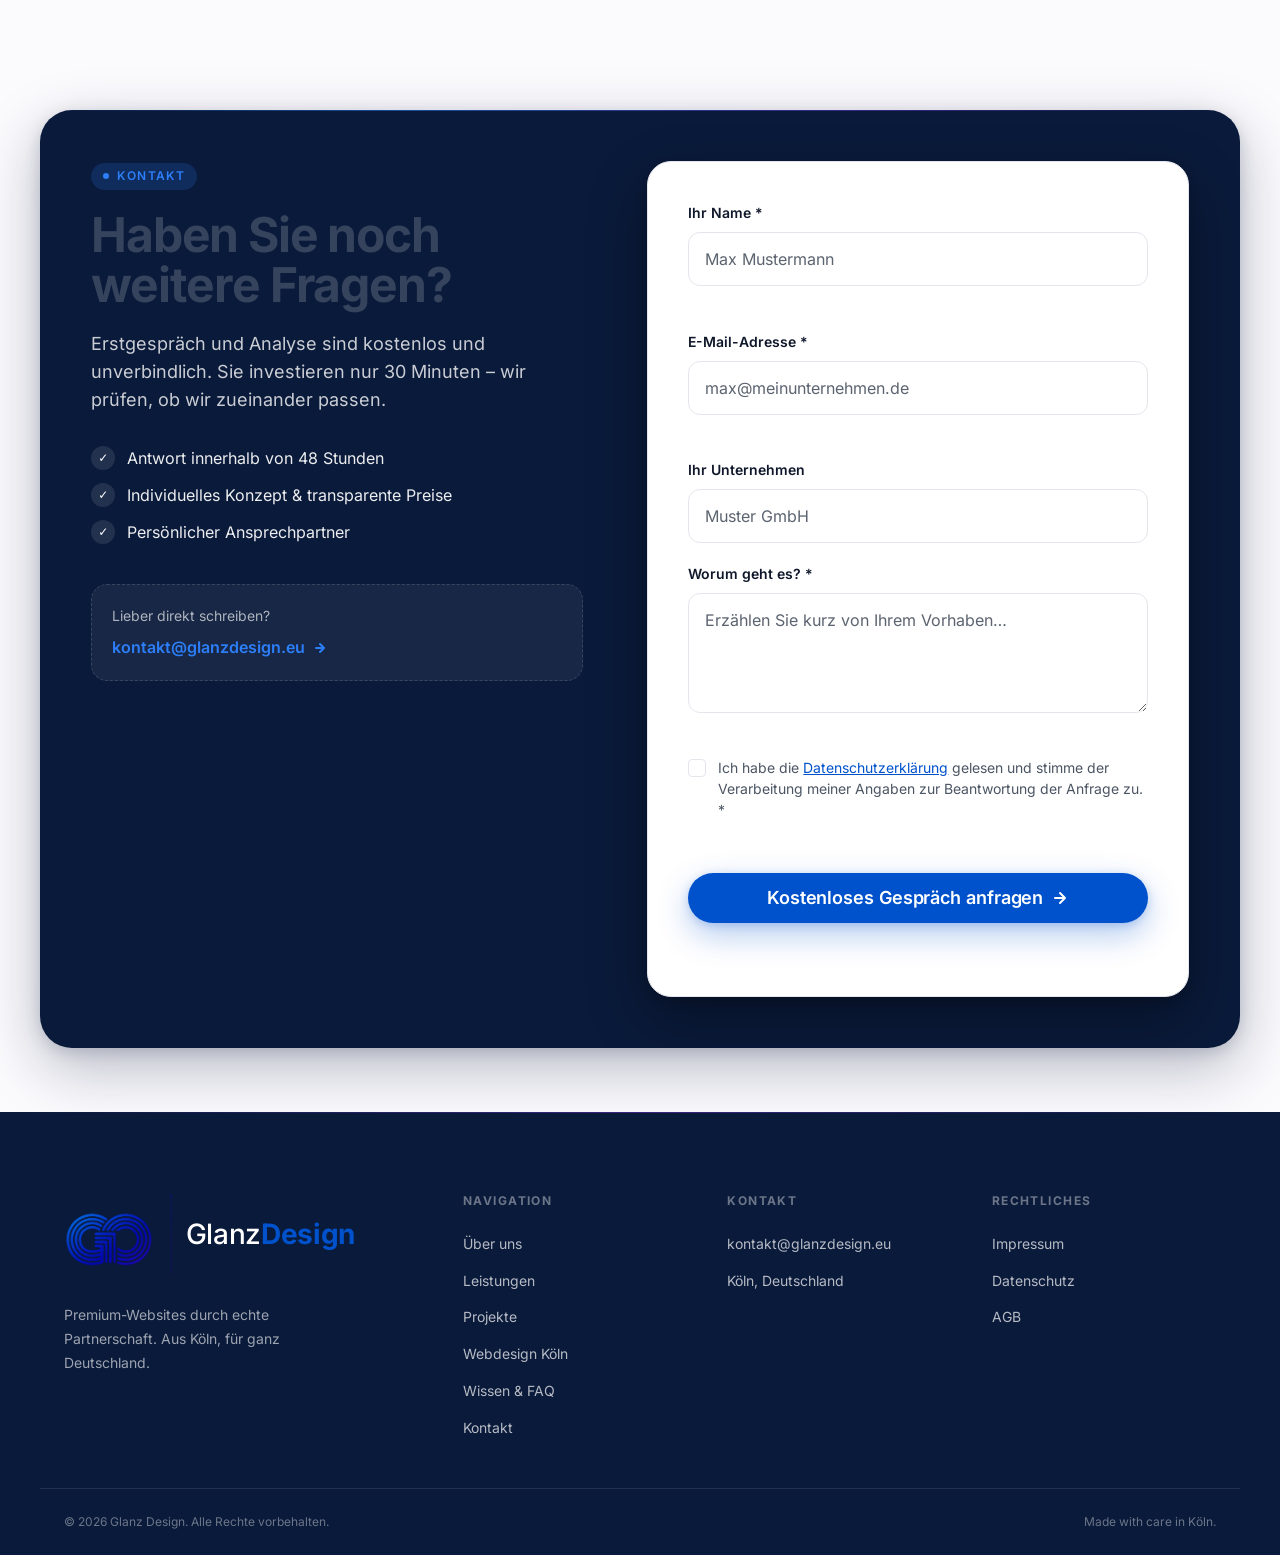
<file: wissen.html>
<!DOCTYPE html>
<html lang="de">
<head>
    <meta charset="UTF-8">
    <meta name="viewport" content="width=device-width, initial-scale=1.0">
    <meta name="theme-color" content="#0052CC">
    <title>Webdesign Wissen & FAQ – Kosten, Ablauf, SEO & Wartung | Glanz Design</title>
    <meta name="description" content="Alle Antworten rund um die eigene Website: Was kostet Webdesign, wie lange dauert es, wie läuft ein Projekt ab, ist SEO inklusive und was passiert nach dem Launch? Wissen von Glanz Design aus Köln.">
    <link rel="canonical" href="https://glanzdesign.eu/wissen.html">
    <meta property="og:title" content="Webdesign Wissen & FAQ | Glanz Design">
    <meta property="og:description" content="Kosten, Dauer, Ablauf, SEO, Wartung – die wichtigsten Fragen zur eigenen Website, ausführlich beantwortet.">
    <meta property="og:type" content="website">
    <meta property="og:locale" content="de_DE">
    <meta property="og:url" content="https://glanzdesign.eu/wissen.html">
    <meta property="og:site_name" content="Glanz Design">
    <meta property="og:image" content="https://glanzdesign.eu/assets/images/social-card.png">
    <meta name="twitter:card" content="summary">
    <meta name="twitter:title" content="Webdesign Wissen & FAQ | Glanz Design">
    <meta name="twitter:image" content="https://glanzdesign.eu/assets/images/social-card.png">

    <link rel="preload" as="font" type="font/woff2" href="assets/fonts/inter-latin.woff2" crossorigin>
    <link rel="preload" as="font" type="font/woff2" href="assets/fonts/fraunces-latin.woff2" crossorigin>
    <link rel="icon" type="image/png" sizes="48x48" href="assets/images/favicon-48.png">
    <link rel="icon" type="image/png" sizes="192x192" href="assets/images/favicon-192.png">
    <link rel="apple-touch-icon" href="assets/images/apple-touch-icon.png">

    <script>
      // Preloader-Skip: hält die Index frei vom is-loading-Flash bei Rück-Navigation.
      try {
        if (sessionStorage.getItem('glanz-preloader-shown') === '1') {
          document.documentElement.classList.add('preloader-skip');
        }
      } catch (_) {}
    </script>

    <link rel="stylesheet" href="assets/css/main.css?v=33">

    <noscript>
        <style>
          .reveal { opacity: 1; transform: none; }
          .faq__answer-wrapper { max-height: none !important; }
        </style>
    </noscript>

    <script type="application/ld+json">
    {
      "@context": "https://schema.org",
      "@type": "FAQPage",
      "@id": "https://glanzdesign.eu/wissen.html#faq",
      "url": "https://glanzdesign.eu/wissen.html",
      "name": "Webdesign Wissen & FAQ – Glanz Design",
      "inLanguage": "de",
      "isPartOf": { "@type": "WebSite", "name": "Glanz Design", "url": "https://glanzdesign.eu/" },
      "mainEntity": [
        {
          "@type": "Question",
          "name": "Was kostet eine professionelle Website?",
          "acceptedAnswer": { "@type": "Answer", "text": "Die Preise sind individuell auf Ihr Projekt ausgerichtet – es gibt keinen Listenpreis. Nach dem kostenlosen Erstgespräch erhalten Sie ein transparentes Angebot ohne versteckte Kosten. Der Preis ergibt sich aus zwei Faktoren: der Komplexität des Projekts und der investierten Arbeitszeit. So zahlen Sie genau das, was Ihre Website wirklich braucht – nicht mehr." }
        },
        {
          "@type": "Question",
          "name": "Wie lange dauert ein Website-Projekt?",
          "acceptedAnswer": { "@type": "Answer", "text": "Je nach Umfang zwischen 1 und 4 Wochen. Eine One-Page-Website ist oft in 5–7 Tagen fertig, mehrseitige Projekte mit Sonderfunktionen dauern 2–4 Wochen. Vor Projektstart erhalten Sie einen klaren Zeitplan." }
        },
        {
          "@type": "Question",
          "name": "Wie läuft ein Webdesign-Projekt bei Glanz Design ab?",
          "acceptedAnswer": { "@type": "Answer", "text": "In vier Schritten: 1. Kostenloses Erstgespräch, in dem wir zuhören und Ihr Unternehmen verstehen. 2. Konzept und individuelles Angebot. 3. Design und Mobile-First-Entwicklung mit Feedback-Runden. 4. Go-Live und auf Wunsch laufende Betreuung. Unser Grundsatz: erst zuhören, dann gestalten." }
        },
        {
          "@type": "Question",
          "name": "Brauche ich technisches Wissen?",
          "acceptedAnswer": { "@type": "Answer", "text": "Nein. Sie liefern Texte, Bilder und Feedback – wir kümmern uns um alles Technische, von der Einrichtung über das Hosting bis zum Go-Live und der laufenden Wartung." }
        },
        {
          "@type": "Question",
          "name": "Ist die Website für Mobilgeräte optimiert?",
          "acceptedAnswer": { "@type": "Answer", "text": "Ja. Jede Website wird Mobile-First entwickelt und auf Smartphone, Tablet und Desktop getestet. Über 70 % der Besucher kommen heute mobil – entsprechend wichtig ist eine einwandfreie Darstellung auf dem Handy." }
        },
        {
          "@type": "Question",
          "name": "Ist SEO inklusive? Übernehmt ihr die Suchmaschinenoptimierung?",
          "acceptedAnswer": { "@type": "Answer", "text": "SEO-Grundlagen sind in jeder neuen Website enthalten: sauberer Code, schnelle Ladezeiten, sinnvolle Struktur und Meta-Daten. Tiefergehende Analysen und laufende Optimierung gibt es im Rahmen von „Analyse & Beratung“ – inklusive Performance- und SEO-Audit mit konkreten Handlungsempfehlungen." }
        },
        {
          "@type": "Question",
          "name": "Was ist der Unterschied zwischen einer neuen Website und einem Relaunch?",
          "acceptedAnswer": { "@type": "Answer", "text": "Bei einer neuen Website bauen wir Ihre Online-Präsenz von Grund auf neu – individuelles Konzept und Design. Bei einem Relaunch (Website-Erneuerung) modernisieren wir eine bestehende Website: aktuelles Design, bessere Ladezeiten und höhere Conversion. Bestehende Inhalte werden dabei übernommen." }
        },
        {
          "@type": "Question",
          "name": "Gibt es eine Vertragslaufzeit?",
          "acceptedAnswer": { "@type": "Answer", "text": "Nein. Laufende Services sind monatlich kündbar, ohne lange Vertragsbindung. Die einmalige Setup-Gebühr deckt die Erstellung ab. Wir binden Kunden durch Ergebnisse, nicht durch Verträge." }
        },
        {
          "@type": "Question",
          "name": "Was passiert nach dem Launch?",
          "acceptedAnswer": { "@type": "Answer", "text": "Glanz Design bleibt Ihr Ansprechpartner. Hosting, Wartung, kleine Änderungen und Performance-Monitoring sind im Monatspaket enthalten. Größere Erweiterungen werden separat angeboten." }
        },
        {
          "@type": "Question",
          "name": "Was kostet die laufende Betreuung nach dem Launch?",
          "acceptedAnswer": { "@type": "Answer", "text": "Die laufende Betreuung läuft über eine monatliche Pauschale und ist jederzeit monatlich kündbar – ohne Mindestlaufzeit. Enthalten sind Hosting, Wartung, kleine Änderungen und Performance-Monitoring." }
        },
        {
          "@type": "Question",
          "name": "Was macht Glanz Design anders als ein Website-Baukasten wie Wix oder Jimdo?",
          "acceptedAnswer": { "@type": "Answer", "text": "Jede Website wird individuell entwickelt – kein Baukasten, kein Template. Sie erhalten einen persönlichen Ansprechpartner statt einer Hotline, eine faire Pay-per-Project-Kalkulation und Betreuung auch nach dem Launch. Das Ergebnis sind schnellere, elegantere Websites, die zu Ihrem Unternehmen passen." }
        },
        {
          "@type": "Question",
          "name": "Bedient ihr nur Köln oder auch andere Regionen?",
          "acceptedAnswer": { "@type": "Answer", "text": "Schwerpunkt ist Köln und Umgebung (rund 40 km Radius, u. a. Bonn, Leverkusen und Bergisch Gladbach). Eine Zusammenarbeit ist remote auch deutschlandweit möglich." }
        },
        {
          "@type": "Question",
          "name": "Wie schnell bekomme ich eine Antwort auf meine Anfrage?",
          "acceptedAnswer": { "@type": "Answer", "text": "Anfragen werden innerhalb von 48 Stunden an Werktagen beantwortet. Erreichbar ist Glanz Design Montag bis Freitag von 8:00 bis 18:00 Uhr." }
        },
        {
          "@type": "Question",
          "name": "Was kostet das Erstgespräch?",
          "acceptedAnswer": { "@type": "Answer", "text": "Erstgespräch und Erst-Analyse sind kostenlos und unverbindlich (0 €). Wir hören uns Ihre Idee an, beraten und schicken Ihnen anschließend ein klares Angebot – ohne Verpflichtung." }
        }
      ]
    }
    </script>

    <script type="application/ld+json">
    {
      "@context": "https://schema.org",
      "@type": "BreadcrumbList",
      "itemListElement": [
        { "@type": "ListItem", "position": 1, "name": "Startseite", "item": "https://glanzdesign.eu/" },
        { "@type": "ListItem", "position": 2, "name": "Wissen & FAQ", "item": "https://glanzdesign.eu/wissen.html" }
      ]
    }
    </script>
</head>
<body data-theme-scope data-theme-mode="light">
    <a class="skip-link" href="#main">Zum Inhalt springen</a>

    <!-- HEADER -->
    <header id="site-header" class="site-header" role="banner">
        <div class="shell site-header__inner">
            <a href="index.html#hero" class="site-header__logo" aria-label="Glanz Design – Startseite">
                <span class="site-header__logo-mark" aria-hidden="true">
                    <img src="assets/images/logo-header.png" alt="" width="742" height="697" decoding="async">
                </span>
                <span class="site-header__logo-text">Glanz<strong>Design</strong></span>
            </a>

            <nav class="site-header__nav" aria-label="Hauptnavigation">
                <ul class="site-header__nav-list" role="list">
                    <li><a href="ueber-uns.html" class="site-header__nav-link">Über uns</a></li>
                    <li><a href="leistungen.html" class="site-header__nav-link">Leistungen</a></li>
                    <li><a href="projekte.html" class="site-header__nav-link">Projekte</a></li>
                    <li><a href="index.html#kontakt" class="site-header__nav-link">Kontakt</a></li>
                </ul>
            </nav>

            <div class="site-header__actions">
                <a href="termin.html" class="btn btn--primary btn--sm">
                    Projekt anfragen
                    <svg width="14" height="14" viewBox="0 0 14 14" fill="none" aria-hidden="true">
                        <path d="M3 7h8m0 0L7 3m4 4l-4 4" stroke="currentColor" stroke-width="2" stroke-linecap="round" stroke-linejoin="round"/>
                    </svg>
                </a>
                <button type="button" class="site-header__hamburger" aria-label="Menü öffnen" aria-expanded="false" aria-controls="mobile-nav">
                    <span class="site-header__hamburger-line" aria-hidden="true"></span>
                    <span class="site-header__hamburger-line" aria-hidden="true"></span>
                    <span class="site-header__hamburger-line" aria-hidden="true"></span>
                </button>
            </div>
        </div>
    </header>

    <nav id="mobile-nav" class="mobile-nav" aria-label="Mobile Navigation" aria-hidden="true">
        <ul class="mobile-nav__list" role="list">
            <li><a href="ueber-uns.html" class="mobile-nav__link">Über uns</a></li>
            <li><a href="leistungen.html" class="mobile-nav__link">Leistungen</a></li>
            <li><a href="projekte.html" class="mobile-nav__link">Projekte</a></li>
            <li><a href="index.html#kontakt" class="mobile-nav__link">Kontakt</a></li>
            <li><a href="termin.html" class="btn btn--primary mobile-nav__cta">Projekt anfragen</a></li>
        </ul>
    </nav>

    <main id="main">

    <!-- WISSEN / FAQ -->
    <section id="faq" class="section faq">
        <div class="shell">
            <div class="section__header reveal">
                <span class="section__eyebrow">Wissen &amp; FAQ</span>
                <h1 class="section__title">Webdesign-Wissen: Was eine Website kostet, wie sie entsteht & SEO</h1>
                <p class="section__subtitle">
                    Transparente Antworten auf die häufigsten Fragen rund um Webdesign –
                    Kosten, Ablauf, SEO, Wartung und mehr. Sie vermissen eine Frage?
                    Schreiben Sie uns – das Erstgespräch ist kostenlos.
                </p>
            </div>

            <ul class="faq__list reveal" role="list">
                <li class="faq__item">
                    <button type="button" class="faq__question" aria-expanded="false" aria-controls="faq-answer-1" id="faq-q-1">
                        <span class="faq__question-text">Was kostet eine professionelle Website?</span>
                        <svg class="faq__icon" width="20" height="20" viewBox="0 0 20 20" fill="none" aria-hidden="true">
                            <path d="M5 7.5L10 12.5L15 7.5" stroke="currentColor" stroke-width="2" stroke-linecap="round" stroke-linejoin="round"/>
                        </svg>
                    </button>
                    <div class="faq__answer-wrapper" id="faq-answer-1" role="region" aria-labelledby="faq-q-1">
                        <div class="faq__answer">
                            <p>Die Preise sind individuell auf Ihr Projekt ausgerichtet – es gibt keinen Listenpreis. Nach dem kostenlosen Erstgespräch erhalten Sie ein transparentes Angebot ohne versteckte Kosten. Der Preis ergibt sich aus zwei Faktoren: der Komplexität des Projekts und der investierten Arbeitszeit. So zahlen Sie genau das, was Ihre Website wirklich braucht – nicht mehr.</p>
                        </div>
                    </div>
                </li>

                <li class="faq__item">
                    <button type="button" class="faq__question" aria-expanded="false" aria-controls="faq-answer-2" id="faq-q-2">
                        <span class="faq__question-text">Wie lange dauert ein Website-Projekt?</span>
                        <svg class="faq__icon" width="20" height="20" viewBox="0 0 20 20" fill="none" aria-hidden="true">
                            <path d="M5 7.5L10 12.5L15 7.5" stroke="currentColor" stroke-width="2" stroke-linecap="round" stroke-linejoin="round"/>
                        </svg>
                    </button>
                    <div class="faq__answer-wrapper" id="faq-answer-2" role="region" aria-labelledby="faq-q-2">
                        <div class="faq__answer">
                            <p>Je nach Umfang zwischen 1 und 4 Wochen. Eine One-Page-Website ist oft in 5–7 Tagen fertig, mehrseitige Projekte mit Sonderfunktionen dauern 2–4 Wochen. Vor Projektstart erhalten Sie einen klaren Zeitplan.</p>
                        </div>
                    </div>
                </li>

                <li class="faq__item">
                    <button type="button" class="faq__question" aria-expanded="false" aria-controls="faq-answer-3" id="faq-q-3">
                        <span class="faq__question-text">Wie läuft ein Webdesign-Projekt bei Glanz Design ab?</span>
                        <svg class="faq__icon" width="20" height="20" viewBox="0 0 20 20" fill="none" aria-hidden="true">
                            <path d="M5 7.5L10 12.5L15 7.5" stroke="currentColor" stroke-width="2" stroke-linecap="round" stroke-linejoin="round"/>
                        </svg>
                    </button>
                    <div class="faq__answer-wrapper" id="faq-answer-3" role="region" aria-labelledby="faq-q-3">
                        <div class="faq__answer">
                            <p>In vier Schritten: 1. Kostenloses Erstgespräch, in dem wir zuhören und Ihr Unternehmen verstehen. 2. Konzept und individuelles Angebot. 3. Design und Mobile-First-Entwicklung mit Feedback-Runden. 4. Go-Live und auf Wunsch laufende Betreuung. Unser Grundsatz: erst zuhören, dann gestalten.</p>
                        </div>
                    </div>
                </li>

                <li class="faq__item">
                    <button type="button" class="faq__question" aria-expanded="false" aria-controls="faq-answer-4" id="faq-q-4">
                        <span class="faq__question-text">Brauche ich technisches Wissen?</span>
                        <svg class="faq__icon" width="20" height="20" viewBox="0 0 20 20" fill="none" aria-hidden="true">
                            <path d="M5 7.5L10 12.5L15 7.5" stroke="currentColor" stroke-width="2" stroke-linecap="round" stroke-linejoin="round"/>
                        </svg>
                    </button>
                    <div class="faq__answer-wrapper" id="faq-answer-4" role="region" aria-labelledby="faq-q-4">
                        <div class="faq__answer">
                            <p>Nein. Sie liefern Texte, Bilder und Feedback – wir kümmern uns um alles Technische, von der Einrichtung über das Hosting bis zum Go-Live und der laufenden Wartung.</p>
                        </div>
                    </div>
                </li>

                <li class="faq__item">
                    <button type="button" class="faq__question" aria-expanded="false" aria-controls="faq-answer-5" id="faq-q-5">
                        <span class="faq__question-text">Ist die Website für Mobilgeräte optimiert?</span>
                        <svg class="faq__icon" width="20" height="20" viewBox="0 0 20 20" fill="none" aria-hidden="true">
                            <path d="M5 7.5L10 12.5L15 7.5" stroke="currentColor" stroke-width="2" stroke-linecap="round" stroke-linejoin="round"/>
                        </svg>
                    </button>
                    <div class="faq__answer-wrapper" id="faq-answer-5" role="region" aria-labelledby="faq-q-5">
                        <div class="faq__answer">
                            <p>Ja. Jede Website wird Mobile-First entwickelt und auf Smartphone, Tablet und Desktop getestet. Über 70&nbsp;% der Besucher kommen heute mobil – entsprechend wichtig ist eine einwandfreie Darstellung auf dem Handy.</p>
                        </div>
                    </div>
                </li>

                <li class="faq__item">
                    <button type="button" class="faq__question" aria-expanded="false" aria-controls="faq-answer-6" id="faq-q-6">
                        <span class="faq__question-text">Ist SEO inklusive? Übernehmt ihr die Suchmaschinenoptimierung?</span>
                        <svg class="faq__icon" width="20" height="20" viewBox="0 0 20 20" fill="none" aria-hidden="true">
                            <path d="M5 7.5L10 12.5L15 7.5" stroke="currentColor" stroke-width="2" stroke-linecap="round" stroke-linejoin="round"/>
                        </svg>
                    </button>
                    <div class="faq__answer-wrapper" id="faq-answer-6" role="region" aria-labelledby="faq-q-6">
                        <div class="faq__answer">
                            <p>SEO-Grundlagen sind in jeder neuen Website enthalten: sauberer Code, schnelle Ladezeiten, sinnvolle Struktur und Meta-Daten. Tiefergehende Analysen und laufende Optimierung gibt es im Rahmen von „Analyse &amp; Beratung" – inklusive Performance- und SEO-Audit mit konkreten Handlungsempfehlungen.</p>
                        </div>
                    </div>
                </li>

                <li class="faq__item">
                    <button type="button" class="faq__question" aria-expanded="false" aria-controls="faq-answer-7" id="faq-q-7">
                        <span class="faq__question-text">Was ist der Unterschied zwischen einer neuen Website und einem Relaunch?</span>
                        <svg class="faq__icon" width="20" height="20" viewBox="0 0 20 20" fill="none" aria-hidden="true">
                            <path d="M5 7.5L10 12.5L15 7.5" stroke="currentColor" stroke-width="2" stroke-linecap="round" stroke-linejoin="round"/>
                        </svg>
                    </button>
                    <div class="faq__answer-wrapper" id="faq-answer-7" role="region" aria-labelledby="faq-q-7">
                        <div class="faq__answer">
                            <p>Bei einer neuen Website bauen wir Ihre Online-Präsenz von Grund auf neu – individuelles Konzept und Design. Bei einem Relaunch (Website-Erneuerung) modernisieren wir eine bestehende Website: aktuelles Design, bessere Ladezeiten und höhere Conversion. Bestehende Inhalte werden dabei übernommen.</p>
                        </div>
                    </div>
                </li>

                <li class="faq__item">
                    <button type="button" class="faq__question" aria-expanded="false" aria-controls="faq-answer-8" id="faq-q-8">
                        <span class="faq__question-text">Gibt es eine Vertragslaufzeit?</span>
                        <svg class="faq__icon" width="20" height="20" viewBox="0 0 20 20" fill="none" aria-hidden="true">
                            <path d="M5 7.5L10 12.5L15 7.5" stroke="currentColor" stroke-width="2" stroke-linecap="round" stroke-linejoin="round"/>
                        </svg>
                    </button>
                    <div class="faq__answer-wrapper" id="faq-answer-8" role="region" aria-labelledby="faq-q-8">
                        <div class="faq__answer">
                            <p>Nein. Laufende Services sind monatlich kündbar, ohne lange Vertragsbindung. Die einmalige Setup-Gebühr deckt die Erstellung ab. Wir binden Kunden durch Ergebnisse, nicht durch Verträge.</p>
                        </div>
                    </div>
                </li>

                <li class="faq__item">
                    <button type="button" class="faq__question" aria-expanded="false" aria-controls="faq-answer-9" id="faq-q-9">
                        <span class="faq__question-text">Was passiert nach dem Launch?</span>
                        <svg class="faq__icon" width="20" height="20" viewBox="0 0 20 20" fill="none" aria-hidden="true">
                            <path d="M5 7.5L10 12.5L15 7.5" stroke="currentColor" stroke-width="2" stroke-linecap="round" stroke-linejoin="round"/>
                        </svg>
                    </button>
                    <div class="faq__answer-wrapper" id="faq-answer-9" role="region" aria-labelledby="faq-q-9">
                        <div class="faq__answer">
                            <p>Glanz Design bleibt Ihr Ansprechpartner. Hosting, Wartung, kleine Änderungen und Performance-Monitoring sind im Monatspaket enthalten. Größere Erweiterungen werden separat angeboten.</p>
                        </div>
                    </div>
                </li>

                <li class="faq__item">
                    <button type="button" class="faq__question" aria-expanded="false" aria-controls="faq-answer-10" id="faq-q-10">
                        <span class="faq__question-text">Was kostet die laufende Betreuung nach dem Launch?</span>
                        <svg class="faq__icon" width="20" height="20" viewBox="0 0 20 20" fill="none" aria-hidden="true">
                            <path d="M5 7.5L10 12.5L15 7.5" stroke="currentColor" stroke-width="2" stroke-linecap="round" stroke-linejoin="round"/>
                        </svg>
                    </button>
                    <div class="faq__answer-wrapper" id="faq-answer-10" role="region" aria-labelledby="faq-q-10">
                        <div class="faq__answer">
                            <p>Die laufende Betreuung läuft über eine monatliche Pauschale und ist jederzeit monatlich kündbar – ohne Mindestlaufzeit. Enthalten sind Hosting, Wartung, kleine Änderungen und Performance-Monitoring.</p>
                        </div>
                    </div>
                </li>

                <li class="faq__item">
                    <button type="button" class="faq__question" aria-expanded="false" aria-controls="faq-answer-11" id="faq-q-11">
                        <span class="faq__question-text">Was macht Glanz Design anders als ein Baukasten wie Wix oder Jimdo?</span>
                        <svg class="faq__icon" width="20" height="20" viewBox="0 0 20 20" fill="none" aria-hidden="true">
                            <path d="M5 7.5L10 12.5L15 7.5" stroke="currentColor" stroke-width="2" stroke-linecap="round" stroke-linejoin="round"/>
                        </svg>
                    </button>
                    <div class="faq__answer-wrapper" id="faq-answer-11" role="region" aria-labelledby="faq-q-11">
                        <div class="faq__answer">
                            <p>Jede Website wird individuell entwickelt – kein Baukasten, kein Template. Sie erhalten einen persönlichen Ansprechpartner statt einer Hotline, eine faire Pay-per-Project-Kalkulation und Betreuung auch nach dem Launch. Das Ergebnis sind schnellere, elegantere Websites, die zu Ihrem Unternehmen passen.</p>
                        </div>
                    </div>
                </li>

                <li class="faq__item">
                    <button type="button" class="faq__question" aria-expanded="false" aria-controls="faq-answer-12" id="faq-q-12">
                        <span class="faq__question-text">Bedient ihr nur Köln oder auch andere Regionen?</span>
                        <svg class="faq__icon" width="20" height="20" viewBox="0 0 20 20" fill="none" aria-hidden="true">
                            <path d="M5 7.5L10 12.5L15 7.5" stroke="currentColor" stroke-width="2" stroke-linecap="round" stroke-linejoin="round"/>
                        </svg>
                    </button>
                    <div class="faq__answer-wrapper" id="faq-answer-12" role="region" aria-labelledby="faq-q-12">
                        <div class="faq__answer">
                            <p>Schwerpunkt ist Köln und Umgebung (rund 40 km Radius, u. a. Bonn, Leverkusen und Bergisch Gladbach). Eine Zusammenarbeit ist remote auch deutschlandweit möglich.</p>
                        </div>
                    </div>
                </li>

                <li class="faq__item">
                    <button type="button" class="faq__question" aria-expanded="false" aria-controls="faq-answer-13" id="faq-q-13">
                        <span class="faq__question-text">Wie schnell bekomme ich eine Antwort auf meine Anfrage?</span>
                        <svg class="faq__icon" width="20" height="20" viewBox="0 0 20 20" fill="none" aria-hidden="true">
                            <path d="M5 7.5L10 12.5L15 7.5" stroke="currentColor" stroke-width="2" stroke-linecap="round" stroke-linejoin="round"/>
                        </svg>
                    </button>
                    <div class="faq__answer-wrapper" id="faq-answer-13" role="region" aria-labelledby="faq-q-13">
                        <div class="faq__answer">
                            <p>Anfragen werden innerhalb von 48 Stunden an Werktagen beantwortet. Erreichbar ist Glanz Design Montag bis Freitag von 8:00 bis 18:00 Uhr.</p>
                        </div>
                    </div>
                </li>

                <li class="faq__item">
                    <button type="button" class="faq__question" aria-expanded="false" aria-controls="faq-answer-14" id="faq-q-14">
                        <span class="faq__question-text">Was kostet das Erstgespräch?</span>
                        <svg class="faq__icon" width="20" height="20" viewBox="0 0 20 20" fill="none" aria-hidden="true">
                            <path d="M5 7.5L10 12.5L15 7.5" stroke="currentColor" stroke-width="2" stroke-linecap="round" stroke-linejoin="round"/>
                        </svg>
                    </button>
                    <div class="faq__answer-wrapper" id="faq-answer-14" role="region" aria-labelledby="faq-q-14">
                        <div class="faq__answer">
                            <p>Erstgespräch und Erst-Analyse sind kostenlos und unverbindlich (0 €). Wir hören uns Ihre Idee an, beraten und schicken Ihnen anschließend ein klares Angebot – ohne Verpflichtung.</p>
                        </div>
                    </div>
                </li>
            </ul>
        </div>
    </section>

    <!-- KONTAKT -->
    <section id="kontakt" class="section contact">
        <div class="shell contact__inner">
            <div class="contact__cta reveal">
                <span class="section__eyebrow">Kontakt</span>
                <h2 class="contact__title">Haben Sie noch <br>weitere Fragen?</h2>
                <p class="contact__text">
                    Erstgespräch und Analyse sind kostenlos und unverbindlich. Sie investieren
                    nur 30 Minuten – wir prüfen, ob wir zueinander passen.
                </p>
                <ul class="contact__benefits">
                    <li class="contact__benefit">
                        <span class="contact__benefit-icon" aria-hidden="true">✓</span>
                        Antwort innerhalb von 48 Stunden
                    </li>
                    <li class="contact__benefit">
                        <span class="contact__benefit-icon" aria-hidden="true">✓</span>
                        Individuelles Konzept &amp; transparente Preise
                    </li>
                    <li class="contact__benefit">
                        <span class="contact__benefit-icon" aria-hidden="true">✓</span>
                        Persönlicher Ansprechpartner
                    </li>
                </ul>
                <div class="contact__direct">
                    <span class="contact__direct-label">Lieber direkt schreiben?</span>
                    <a href="mailto:kontakt@glanzdesign.eu" class="contact__direct-link">
                        kontakt@glanzdesign.eu
                        <svg width="14" height="14" viewBox="0 0 14 14" fill="none" aria-hidden="true">
                            <path d="M3 7h8m0 0L7 3m4 4l-4 4" stroke="currentColor" stroke-width="2" stroke-linecap="round" stroke-linejoin="round"/>
                        </svg>
                    </a>
                </div>
            </div>

            <div class="contact__form-wrap reveal reveal--delay-1">
                <form class="contact-form" id="contact-form" action="api/kontakt.php" method="post" novalidate>
                    <div aria-hidden="true" style="position:absolute;left:-9999px;width:1px;height:1px;overflow:hidden;">
                        <label for="f-hp-glanz">Bitte leer lassen</label>
                        <input type="text" id="f-hp-glanz" name="_hp_glanz" tabindex="-1" autocomplete="off">
                    </div>
                    <div class="form-field">
                        <label for="f-name" class="form-field__label">Ihr Name *</label>
                        <input type="text" id="f-name" name="name" class="form-field__input"
                               placeholder="Max Mustermann" autocomplete="name" required>
                        <span class="form-field__error" aria-live="polite"></span>
                    </div>
                    <div class="form-field">
                        <label for="f-email" class="form-field__label">E-Mail-Adresse *</label>
                        <input type="email" id="f-email" name="email" class="form-field__input"
                               placeholder="max@meinunternehmen.de" autocomplete="email" required>
                        <span class="form-field__error" aria-live="polite"></span>
                    </div>
                    <div class="form-field">
                        <label for="f-business" class="form-field__label">Ihr Unternehmen</label>
                        <input type="text" id="f-business" name="business" class="form-field__input"
                               placeholder="Muster GmbH" autocomplete="organization">
                    </div>
                    <div class="form-field">
                        <label for="f-message" class="form-field__label">Worum geht es? *</label>
                        <textarea id="f-message" name="message" class="form-field__input form-field__input--textarea"
                                  placeholder="Erzählen Sie kurz von Ihrem Vorhaben…" rows="4" required></textarea>
                        <span class="form-field__error" aria-live="polite"></span>
                    </div>
                    <div class="form-field form-field--consent">
                        <label class="form-consent">
                            <input type="checkbox" id="f-consent" name="consent" value="1" class="form-consent__checkbox" required>
                            <span class="form-consent__text">
                                Ich habe die <a href="legal/datenschutz.html" target="_blank" rel="noopener">Datenschutzerklärung</a> gelesen und stimme der Verarbeitung meiner Angaben zur Beantwortung der Anfrage zu. *
                            </span>
                        </label>
                        <span class="form-field__error" aria-live="polite"></span>
                    </div>
                    <button type="submit" class="btn btn--primary btn--lg contact-form__submit">
                        Kostenloses Gespräch anfragen
                        <svg width="18" height="18" viewBox="0 0 18 18" fill="none" aria-hidden="true">
                            <path d="M4 9h10m0 0L9 4m5 5l-5 5" stroke="currentColor" stroke-width="2" stroke-linecap="round" stroke-linejoin="round"/>
                        </svg>
                    </button>
                    <div class="contact-form__status" aria-live="assertive" role="status"></div>
                </form>
            </div>
        </div>
    </section>

    </main>

    <!-- FOOTER -->
    <footer id="site-footer" class="site-footer" role="contentinfo">
        <div class="shell site-footer__inner">
            <div class="site-footer__brand">
                <a href="index.html#hero" class="site-header__logo site-header__logo--footer" aria-label="Glanz Design – Startseite">
                    <span class="site-header__logo-mark" aria-hidden="true">
                        <img src="assets/images/logo.png" alt="" width="975" height="747" decoding="async">
                    </span>
                    <span class="site-header__logo-text">Glanz<strong>Design</strong></span>
                </a>
                <p class="site-footer__tagline">
                    Premium-Websites durch echte Partnerschaft. Aus Köln, für ganz Deutschland.
                </p>
            </div>

            <nav class="site-footer__nav" aria-label="Footer Navigation">
                <h3 class="site-footer__heading">Navigation</h3>
                <ul class="site-footer__list">
                    <li><a href="ueber-uns.html" class="site-footer__link">Über uns</a></li>
                    <li><a href="leistungen.html" class="site-footer__link">Leistungen</a></li>
                    <li><a href="projekte.html" class="site-footer__link">Projekte</a></li>
                    <li><a href="webdesign-koeln.html" class="site-footer__link">Webdesign Köln</a></li>
                    <li><a href="wissen.html" class="site-footer__link">Wissen &amp; FAQ</a></li>
                    <li><a href="index.html#kontakt" class="site-footer__link">Kontakt</a></li>
                </ul>
            </nav>

            <div class="site-footer__contact">
                <h3 class="site-footer__heading">Kontakt</h3>
                <ul class="site-footer__list">
                    <li>
                        <a href="mailto:kontakt@glanzdesign.eu" class="site-footer__link">
                            kontakt@glanzdesign.eu
                        </a>
                    </li>
                    <li><span class="site-footer__text">Köln, Deutschland</span></li>
                </ul>
            </div>

            <div class="site-footer__legal-col">
                <h3 class="site-footer__heading">Rechtliches</h3>
                <ul class="site-footer__list">
                    <li><a href="legal/impressum.html" class="site-footer__link">Impressum</a></li>
                    <li><a href="legal/datenschutz.html" class="site-footer__link">Datenschutz</a></li>
                    <li><a href="legal/agb.html" class="site-footer__link">AGB</a></li>
                </ul>
            </div>
        </div>

        <div class="site-footer__bottom">
            <div class="shell site-footer__bottom-inner">
                <p class="site-footer__copyright">
                    &copy; <span id="footer-year"></span> Glanz Design. Alle Rechte vorbehalten.
                </p>
                <p class="site-footer__credit">
                    Made with care in Köln.
                </p>
            </div>
        </div>
    </footer>

    <script src="assets/js/lenis.min.js?v=1" defer></script>
    <script src="assets/js/site.js?v=23" defer></script>
</body>
</html>
</file>
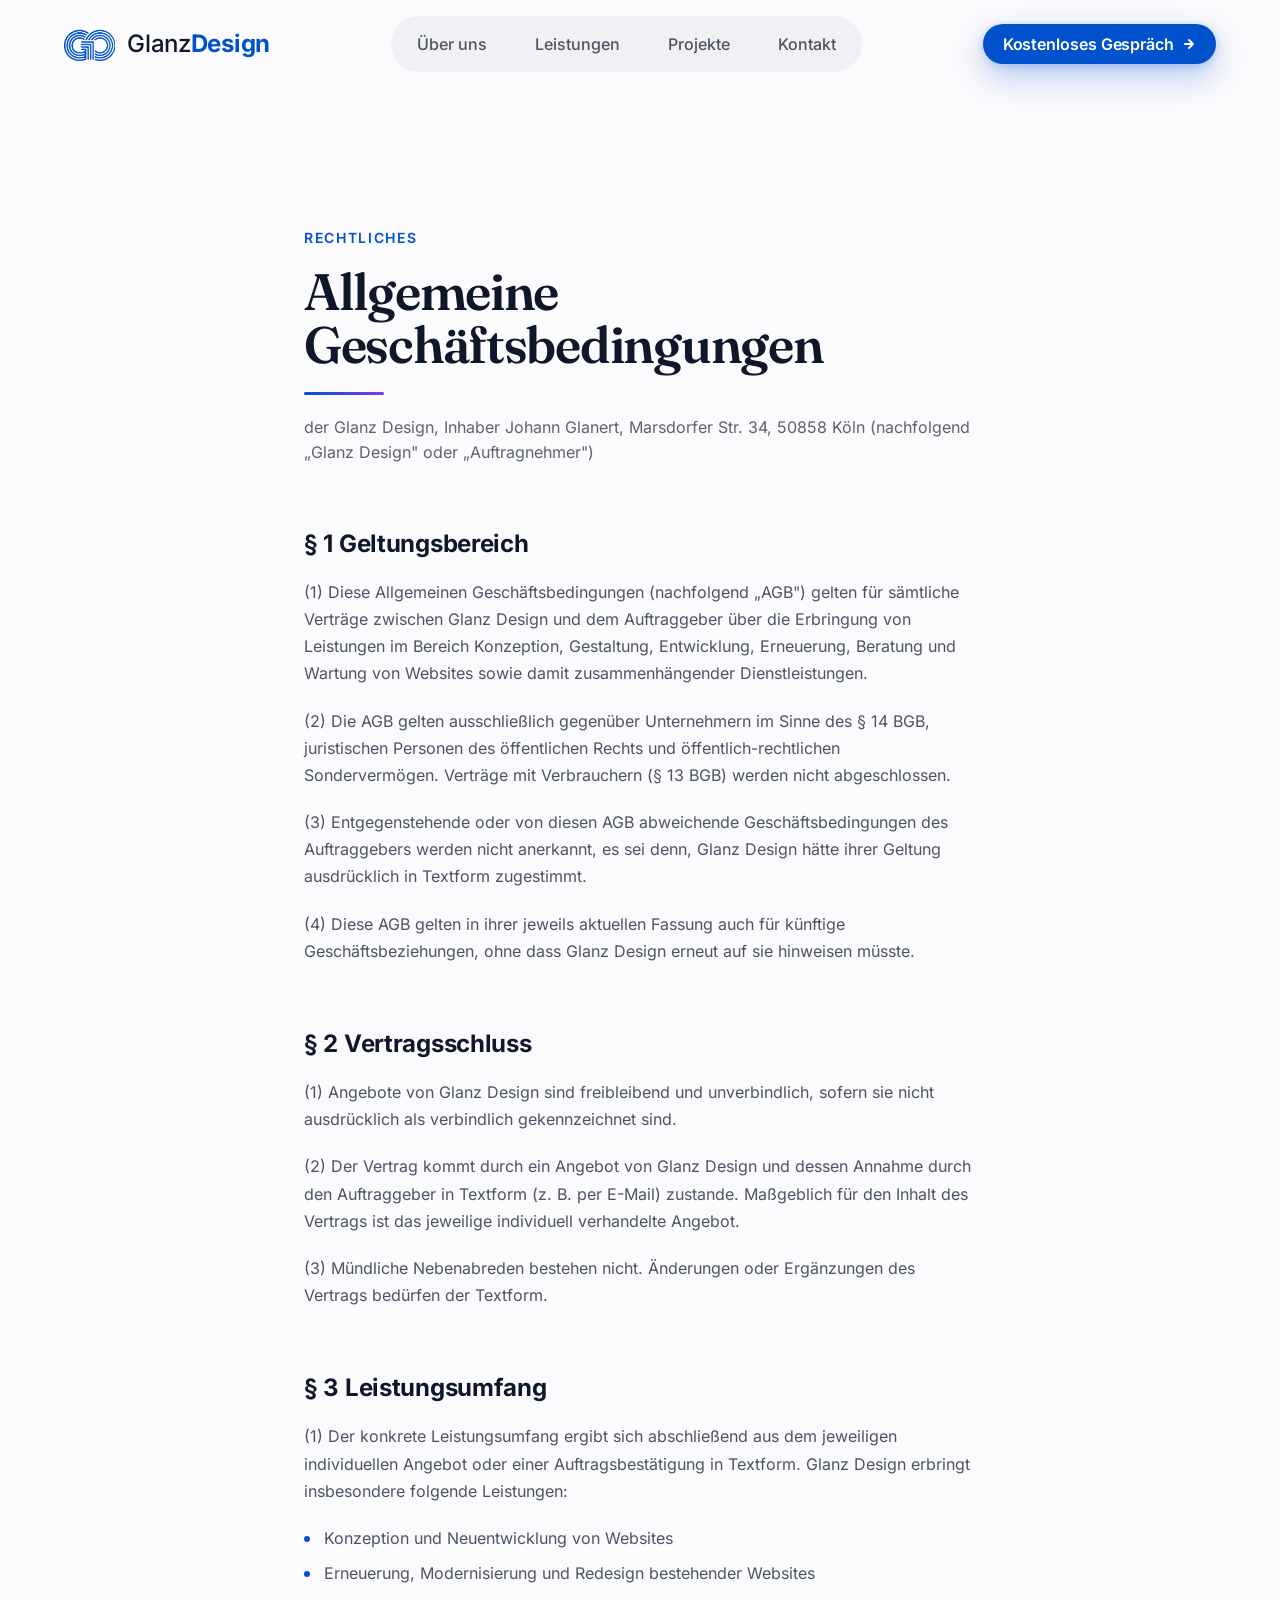
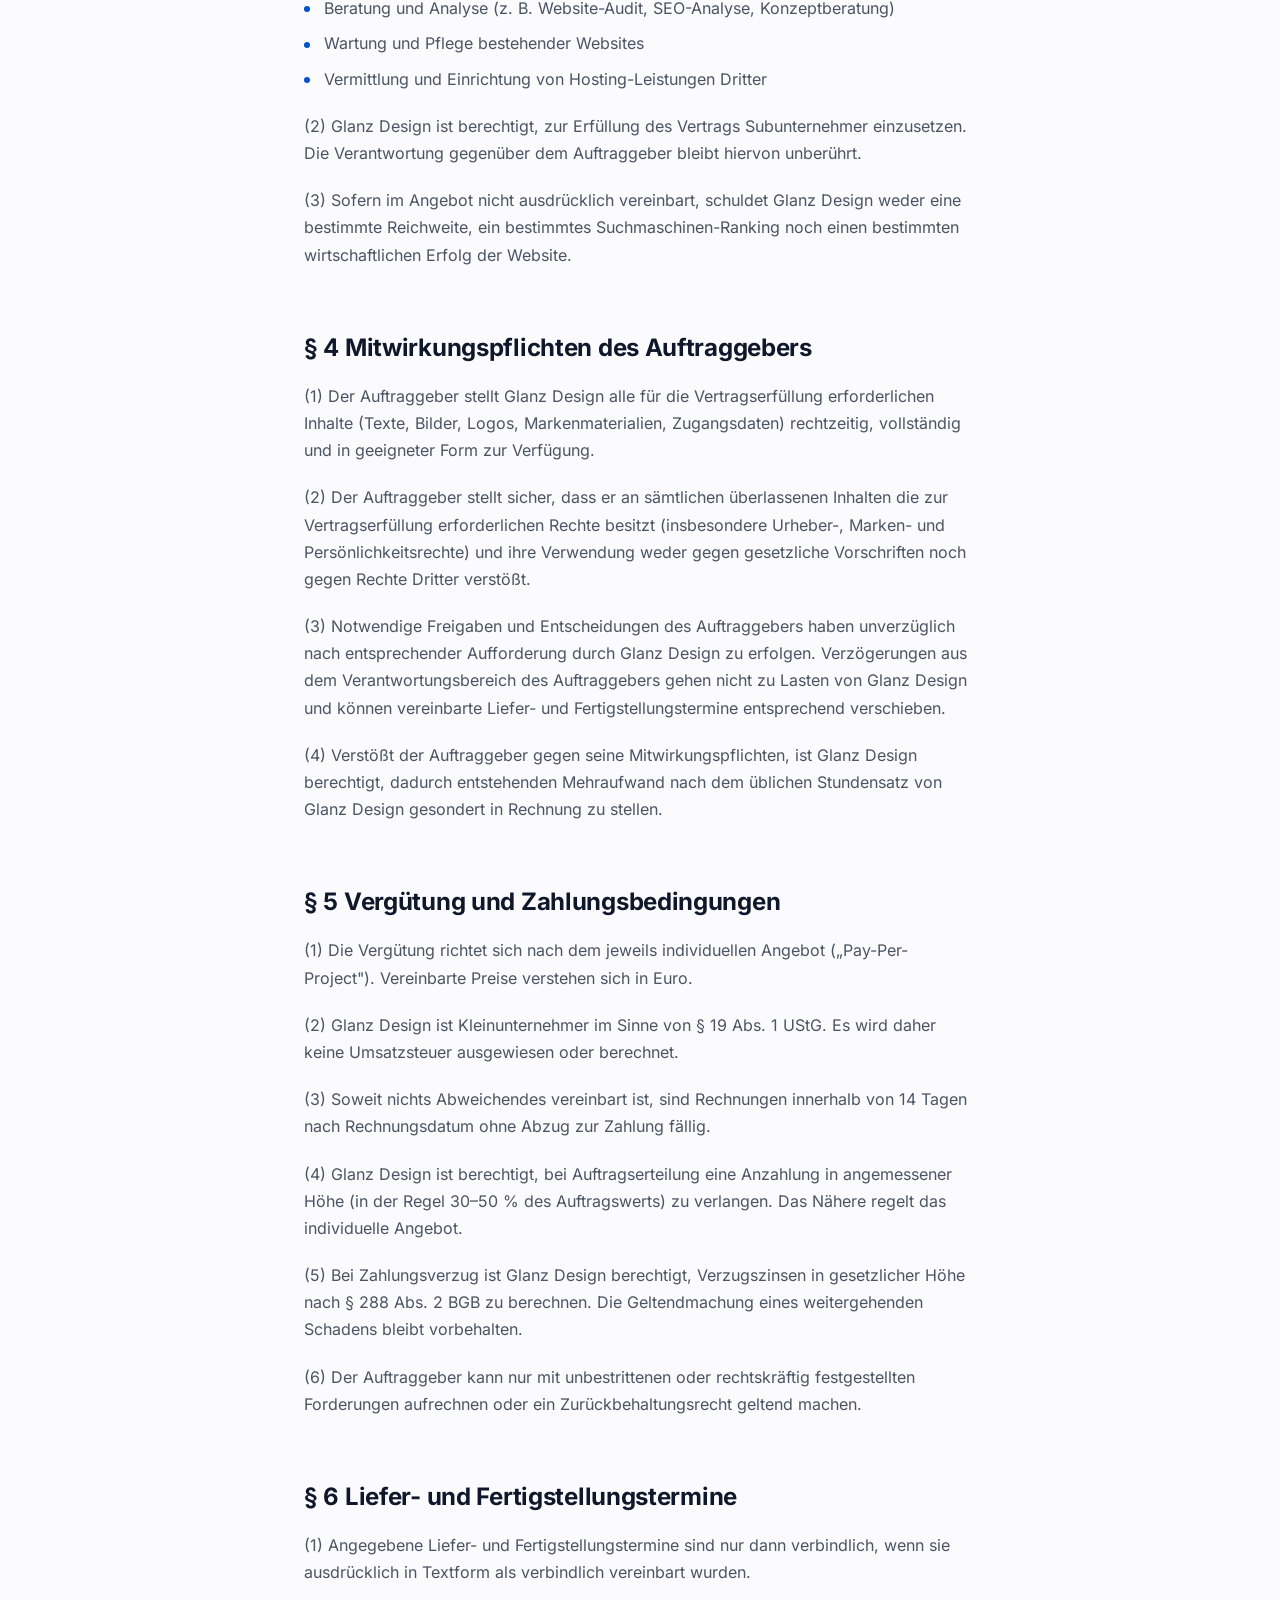
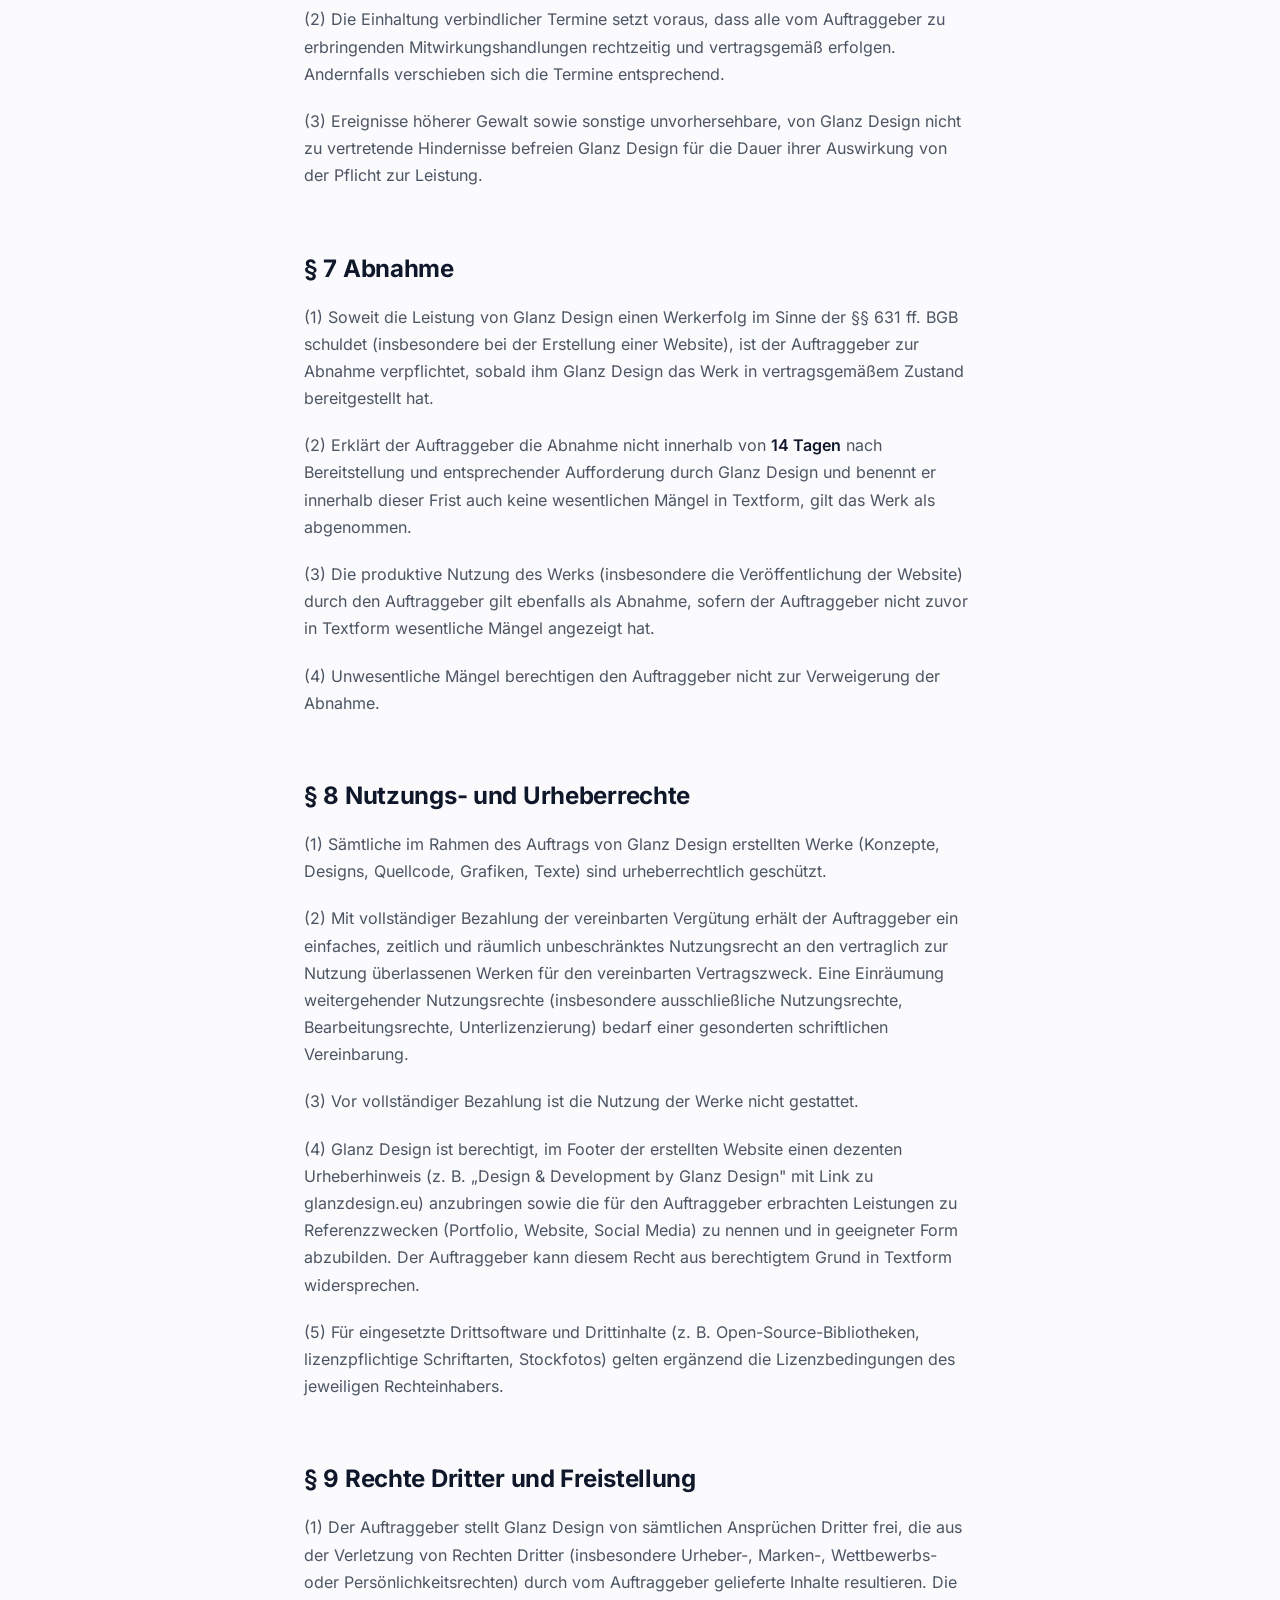
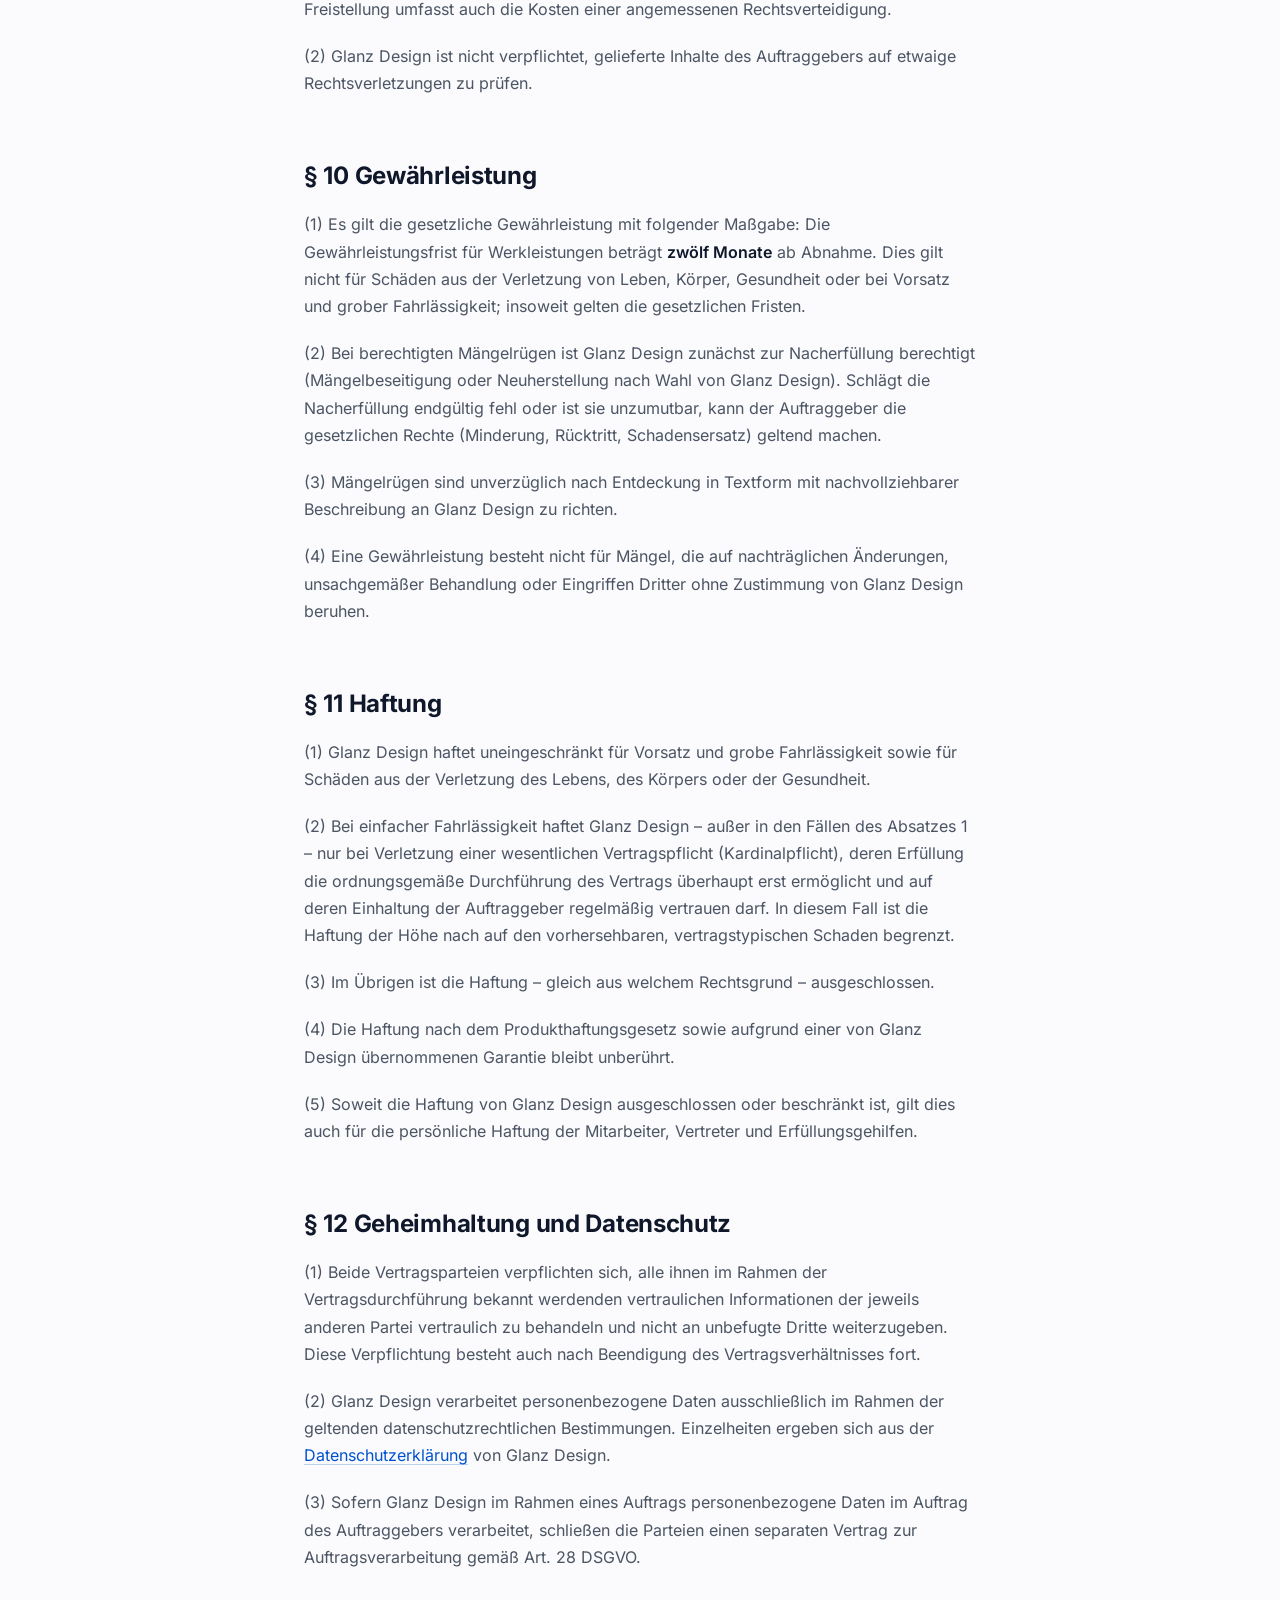
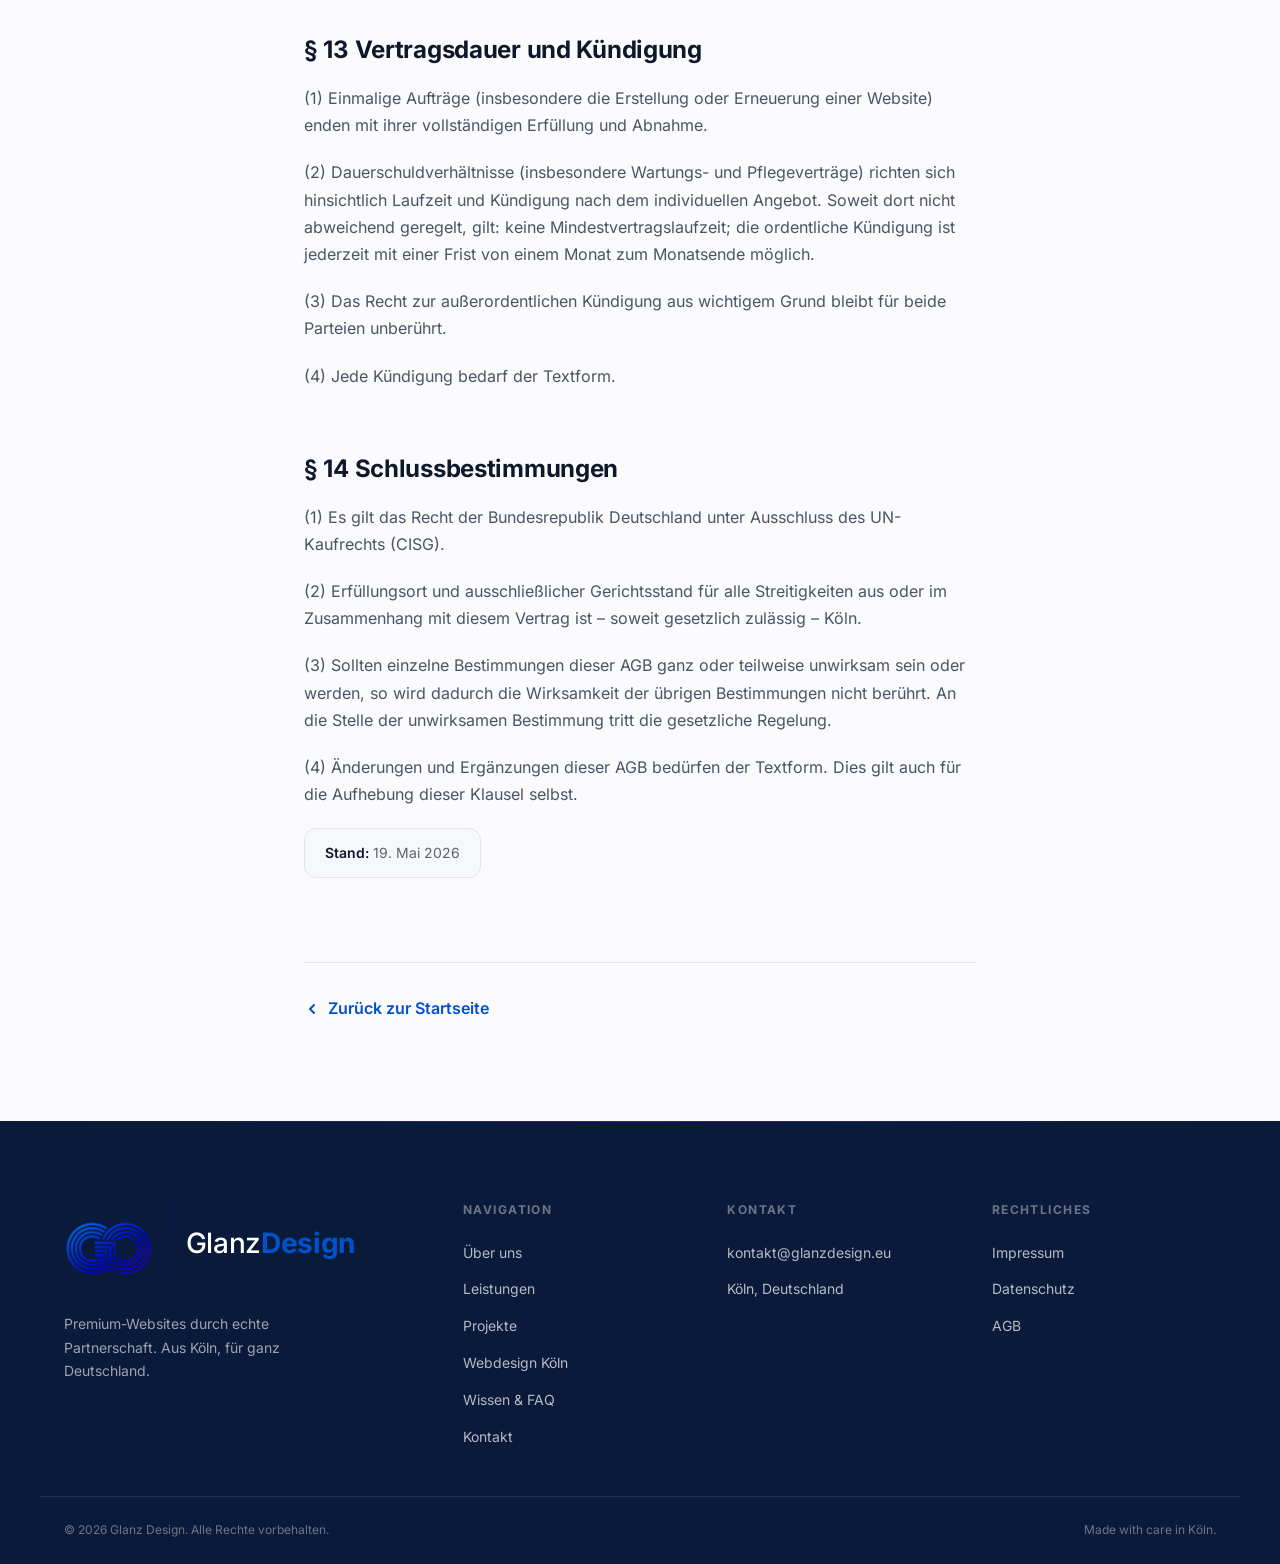
<file: legal/agb.html>
<!DOCTYPE html>
<html lang="de">
<head>
    <meta charset="UTF-8">
    <meta name="viewport" content="width=device-width, initial-scale=1.0">
    <meta name="theme-color" content="#0052CC">
    <title>AGB – Glanz Design</title>
    <meta name="description" content="Allgemeine Geschäftsbedingungen von Glanz Design für Geschäftskunden (B2B).">
    <meta name="robots" content="index, follow">
    <meta property="og:title" content="AGB – Glanz Design">
    <meta property="og:description" content="Allgemeine Geschäftsbedingungen von Glanz Design für Geschäftskunden (B2B).">
    <meta property="og:type" content="website">
    <meta property="og:locale" content="de_DE">
    <link rel="canonical" href="https://glanzdesign.eu/legal/agb.html">
    <meta property="og:url" content="https://glanzdesign.eu/legal/agb.html">
    <meta property="og:site_name" content="Glanz Design">

    <link rel="preload" as="font" type="font/woff2" href="../assets/fonts/inter-latin.woff2" crossorigin>
    <link rel="preload" as="font" type="font/woff2" href="../assets/fonts/fraunces-latin.woff2" crossorigin>
    <link rel="icon" type="image/png" sizes="48x48" href="../assets/images/favicon-48.png">
    <link rel="icon" type="image/png" sizes="192x192" href="../assets/images/favicon-192.png">
    <link rel="apple-touch-icon" href="../assets/images/apple-touch-icon.png">

    <script>
      // Preloader-Skip: hält die Index frei vom is-loading-Flash bei Rück-Navigation.
      try {
        if (sessionStorage.getItem('glanz-preloader-shown') === '1') {
          document.documentElement.classList.add('preloader-skip');
        }
      } catch (_) {}
    </script>

    <link rel="stylesheet" href="../assets/css/main.css?v=33">

    <script type="application/ld+json">
    {
      "@context": "https://schema.org",
      "@type": "WebPage",
      "name": "AGB – Glanz Design",
      "url": "https://glanzdesign.eu/legal/agb.html",
      "inLanguage": "de",
      "about": { "@id": "https://glanzdesign.eu/#business" },
      "publisher": { "@id": "https://glanzdesign.eu/#business" }
    }
    </script>
</head>
<body>
    <a class="skip-link" href="#main">Zum Inhalt springen</a>

    <!-- HEADER -->
    <header id="site-header" class="site-header" role="banner">
        <div class="shell site-header__inner">
            <a href="../index.html#hero" class="site-header__logo" aria-label="Glanz Design – Startseite">
                <span class="site-header__logo-mark" aria-hidden="true">
                    <img src="../assets/images/logo-header.png" alt="" width="742" height="697" decoding="async">
                </span>
                <span class="site-header__logo-text">Glanz<strong>Design</strong></span>
            </a>

            <nav class="site-header__nav" aria-label="Hauptnavigation">
                <ul class="site-header__nav-list" role="list">
                    <li><a href="../ueber-uns.html" class="site-header__nav-link">Über uns</a></li>
                    <li><a href="../index.html#leistungen" class="site-header__nav-link">Leistungen</a></li>
                    <li><a href="../index.html#projekte" class="site-header__nav-link">Projekte</a></li>
                    <li><a href="../index.html#kontakt" class="site-header__nav-link">Kontakt</a></li>
                </ul>
            </nav>

            <div class="site-header__actions">
                <a href="../index.html#kontakt" class="btn btn--primary btn--sm">
                    Kostenloses Gespräch
                    <svg width="14" height="14" viewBox="0 0 14 14" fill="none" aria-hidden="true">
                        <path d="M3 7h8m0 0L7 3m4 4l-4 4" stroke="currentColor" stroke-width="2" stroke-linecap="round" stroke-linejoin="round"/>
                    </svg>
                </a>
                <button class="site-header__hamburger" aria-label="Menü öffnen" aria-expanded="false" aria-controls="mobile-nav">
                    <span class="site-header__hamburger-line"></span>
                    <span class="site-header__hamburger-line"></span>
                    <span class="site-header__hamburger-line"></span>
                </button>
            </div>
        </div>

        <nav id="mobile-nav" class="mobile-nav" aria-label="Mobile Navigation" aria-hidden="true">
            <ul class="mobile-nav__list" role="list">
                <li><a href="../ueber-uns.html" class="mobile-nav__link">Über uns</a></li>
                <li><a href="../index.html#leistungen" class="mobile-nav__link">Leistungen</a></li>
                <li><a href="../index.html#projekte" class="mobile-nav__link">Projekte</a></li>
                <li><a href="../index.html#kontakt" class="mobile-nav__link">Kontakt</a></li>
                <li><a href="../index.html#kontakt" class="btn btn--primary mobile-nav__cta">Kostenloses Gespräch</a></li>
            </ul>
        </nav>
    </header>

    <main id="main" class="legal-page">
        <header class="legal-page__hero">
            <span class="legal-page__eyebrow">Rechtliches</span>
            <h1 class="legal-page__title">Allgemeine Geschäftsbedingungen</h1>
            <p class="legal-page__subtitle">der Glanz Design, Inhaber Johann Glanert, Marsdorfer Str. 34, 50858 Köln (nachfolgend „Glanz Design" oder „Auftragnehmer")</p>
        </header>

        <article class="legal-page__content">
            <h2>§ 1 Geltungsbereich</h2>
            <p>(1) Diese Allgemeinen Geschäftsbedingungen (nachfolgend „AGB") gelten für sämtliche Verträge zwischen Glanz Design und dem Auftraggeber über die Erbringung von Leistungen im Bereich Konzeption, Gestaltung, Entwicklung, Erneuerung, Beratung und Wartung von Websites sowie damit zusammenhängender Dienstleistungen.</p>
            <p>(2) Die AGB gelten ausschließlich gegenüber Unternehmern im Sinne des § 14 BGB, juristischen Personen des öffentlichen Rechts und öffentlich-rechtlichen Sondervermögen. Verträge mit Verbrauchern (§ 13 BGB) werden nicht abgeschlossen.</p>
            <p>(3) Entgegenstehende oder von diesen AGB abweichende Geschäftsbedingungen des Auftraggebers werden nicht anerkannt, es sei denn, Glanz Design hätte ihrer Geltung ausdrücklich in Textform zugestimmt.</p>
            <p>(4) Diese AGB gelten in ihrer jeweils aktuellen Fassung auch für künftige Geschäftsbeziehungen, ohne dass Glanz Design erneut auf sie hinweisen müsste.</p>

            <h2>§ 2 Vertragsschluss</h2>
            <p>(1) Angebote von Glanz Design sind freibleibend und unverbindlich, sofern sie nicht ausdrücklich als verbindlich gekennzeichnet sind.</p>
            <p>(2) Der Vertrag kommt durch ein Angebot von Glanz Design und dessen Annahme durch den Auftraggeber in Textform (z. B. per E-Mail) zustande. Maßgeblich für den Inhalt des Vertrags ist das jeweilige individuell verhandelte Angebot.</p>
            <p>(3) Mündliche Nebenabreden bestehen nicht. Änderungen oder Ergänzungen des Vertrags bedürfen der Textform.</p>

            <h2>§ 3 Leistungsumfang</h2>
            <p>(1) Der konkrete Leistungsumfang ergibt sich abschließend aus dem jeweiligen individuellen Angebot oder einer Auftragsbestätigung in Textform. Glanz Design erbringt insbesondere folgende Leistungen:</p>
            <ul>
                <li>Konzeption und Neuentwicklung von Websites</li>
                <li>Erneuerung, Modernisierung und Redesign bestehender Websites</li>
                <li>Beratung und Analyse (z. B. Website-Audit, SEO-Analyse, Konzeptberatung)</li>
                <li>Wartung und Pflege bestehender Websites</li>
                <li>Vermittlung und Einrichtung von Hosting-Leistungen Dritter</li>
            </ul>
            <p>(2) Glanz Design ist berechtigt, zur Erfüllung des Vertrags Subunternehmer einzusetzen. Die Verantwortung gegenüber dem Auftraggeber bleibt hiervon unberührt.</p>
            <p>(3) Sofern im Angebot nicht ausdrücklich vereinbart, schuldet Glanz Design weder eine bestimmte Reichweite, ein bestimmtes Suchmaschinen-Ranking noch einen bestimmten wirtschaftlichen Erfolg der Website.</p>

            <h2>§ 4 Mitwirkungspflichten des Auftraggebers</h2>
            <p>(1) Der Auftraggeber stellt Glanz Design alle für die Vertragserfüllung erforderlichen Inhalte (Texte, Bilder, Logos, Markenmaterialien, Zugangsdaten) rechtzeitig, vollständig und in geeigneter Form zur Verfügung.</p>
            <p>(2) Der Auftraggeber stellt sicher, dass er an sämtlichen überlassenen Inhalten die zur Vertragserfüllung erforderlichen Rechte besitzt (insbesondere Urheber-, Marken- und Persönlichkeitsrechte) und ihre Verwendung weder gegen gesetzliche Vorschriften noch gegen Rechte Dritter verstößt.</p>
            <p>(3) Notwendige Freigaben und Entscheidungen des Auftraggebers haben unverzüglich nach entsprechender Aufforderung durch Glanz Design zu erfolgen. Verzögerungen aus dem Verantwortungsbereich des Auftraggebers gehen nicht zu Lasten von Glanz Design und können vereinbarte Liefer- und Fertigstellungstermine entsprechend verschieben.</p>
            <p>(4) Verstößt der Auftraggeber gegen seine Mitwirkungspflichten, ist Glanz Design berechtigt, dadurch entstehenden Mehraufwand nach dem üblichen Stundensatz von Glanz Design gesondert in Rechnung zu stellen.</p>

            <h2>§ 5 Vergütung und Zahlungsbedingungen</h2>
            <p>(1) Die Vergütung richtet sich nach dem jeweils individuellen Angebot („Pay-Per-Project"). Vereinbarte Preise verstehen sich in Euro.</p>
            <p>(2) Glanz Design ist Kleinunternehmer im Sinne von § 19 Abs. 1 UStG. Es wird daher keine Umsatzsteuer ausgewiesen oder berechnet.</p>
            <p>(3) Soweit nichts Abweichendes vereinbart ist, sind Rechnungen innerhalb von 14 Tagen nach Rechnungsdatum ohne Abzug zur Zahlung fällig.</p>
            <p>(4) Glanz Design ist berechtigt, bei Auftragserteilung eine Anzahlung in angemessener Höhe (in der Regel 30–50 % des Auftragswerts) zu verlangen. Das Nähere regelt das individuelle Angebot.</p>
            <p>(5) Bei Zahlungsverzug ist Glanz Design berechtigt, Verzugszinsen in gesetzlicher Höhe nach § 288 Abs. 2 BGB zu berechnen. Die Geltendmachung eines weitergehenden Schadens bleibt vorbehalten.</p>
            <p>(6) Der Auftraggeber kann nur mit unbestrittenen oder rechtskräftig festgestellten Forderungen aufrechnen oder ein Zurückbehaltungsrecht geltend machen.</p>

            <h2>§ 6 Liefer- und Fertigstellungstermine</h2>
            <p>(1) Angegebene Liefer- und Fertigstellungstermine sind nur dann verbindlich, wenn sie ausdrücklich in Textform als verbindlich vereinbart wurden.</p>
            <p>(2) Die Einhaltung verbindlicher Termine setzt voraus, dass alle vom Auftraggeber zu erbringenden Mitwirkungshandlungen rechtzeitig und vertragsgemäß erfolgen. Andernfalls verschieben sich die Termine entsprechend.</p>
            <p>(3) Ereignisse höherer Gewalt sowie sonstige unvorhersehbare, von Glanz Design nicht zu vertretende Hindernisse befreien Glanz Design für die Dauer ihrer Auswirkung von der Pflicht zur Leistung.</p>

            <h2>§ 7 Abnahme</h2>
            <p>(1) Soweit die Leistung von Glanz Design einen Werkerfolg im Sinne der §§ 631 ff. BGB schuldet (insbesondere bei der Erstellung einer Website), ist der Auftraggeber zur Abnahme verpflichtet, sobald ihm Glanz Design das Werk in vertragsgemäßem Zustand bereitgestellt hat.</p>
            <p>(2) Erklärt der Auftraggeber die Abnahme nicht innerhalb von <strong>14 Tagen</strong> nach Bereitstellung und entsprechender Aufforderung durch Glanz Design und benennt er innerhalb dieser Frist auch keine wesentlichen Mängel in Textform, gilt das Werk als abgenommen.</p>
            <p>(3) Die produktive Nutzung des Werks (insbesondere die Veröffentlichung der Website) durch den Auftraggeber gilt ebenfalls als Abnahme, sofern der Auftraggeber nicht zuvor in Textform wesentliche Mängel angezeigt hat.</p>
            <p>(4) Unwesentliche Mängel berechtigen den Auftraggeber nicht zur Verweigerung der Abnahme.</p>

            <h2>§ 8 Nutzungs- und Urheberrechte</h2>
            <p>(1) Sämtliche im Rahmen des Auftrags von Glanz Design erstellten Werke (Konzepte, Designs, Quellcode, Grafiken, Texte) sind urheberrechtlich geschützt.</p>
            <p>(2) Mit vollständiger Bezahlung der vereinbarten Vergütung erhält der Auftraggeber ein einfaches, zeitlich und räumlich unbeschränktes Nutzungsrecht an den vertraglich zur Nutzung überlassenen Werken für den vereinbarten Vertragszweck. Eine Einräumung weitergehender Nutzungsrechte (insbesondere ausschließliche Nutzungsrechte, Bearbeitungsrechte, Unterlizenzierung) bedarf einer gesonderten schriftlichen Vereinbarung.</p>
            <p>(3) Vor vollständiger Bezahlung ist die Nutzung der Werke nicht gestattet.</p>
            <p>(4) Glanz Design ist berechtigt, im Footer der erstellten Website einen dezenten Urheberhinweis (z. B. „Design &amp; Development by Glanz Design" mit Link zu glanzdesign.eu) anzubringen sowie die für den Auftraggeber erbrachten Leistungen zu Referenzzwecken (Portfolio, Website, Social Media) zu nennen und in geeigneter Form abzubilden. Der Auftraggeber kann diesem Recht aus berechtigtem Grund in Textform widersprechen.</p>
            <p>(5) Für eingesetzte Drittsoftware und Drittinhalte (z. B. Open-Source-Bibliotheken, lizenzpflichtige Schriftarten, Stockfotos) gelten ergänzend die Lizenzbedingungen des jeweiligen Rechteinhabers.</p>

            <h2>§ 9 Rechte Dritter und Freistellung</h2>
            <p>(1) Der Auftraggeber stellt Glanz Design von sämtlichen Ansprüchen Dritter frei, die aus der Verletzung von Rechten Dritter (insbesondere Urheber-, Marken-, Wettbewerbs- oder Persönlichkeitsrechten) durch vom Auftraggeber gelieferte Inhalte resultieren. Die Freistellung umfasst auch die Kosten einer angemessenen Rechtsverteidigung.</p>
            <p>(2) Glanz Design ist nicht verpflichtet, gelieferte Inhalte des Auftraggebers auf etwaige Rechtsverletzungen zu prüfen.</p>

            <h2>§ 10 Gewährleistung</h2>
            <p>(1) Es gilt die gesetzliche Gewährleistung mit folgender Maßgabe: Die Gewährleistungsfrist für Werkleistungen beträgt <strong>zwölf Monate</strong> ab Abnahme. Dies gilt nicht für Schäden aus der Verletzung von Leben, Körper, Gesundheit oder bei Vorsatz und grober Fahrlässigkeit; insoweit gelten die gesetzlichen Fristen.</p>
            <p>(2) Bei berechtigten Mängelrügen ist Glanz Design zunächst zur Nacherfüllung berechtigt (Mängelbeseitigung oder Neuherstellung nach Wahl von Glanz Design). Schlägt die Nacherfüllung endgültig fehl oder ist sie unzumutbar, kann der Auftraggeber die gesetzlichen Rechte (Minderung, Rücktritt, Schadensersatz) geltend machen.</p>
            <p>(3) Mängelrügen sind unverzüglich nach Entdeckung in Textform mit nachvollziehbarer Beschreibung an Glanz Design zu richten.</p>
            <p>(4) Eine Gewährleistung besteht nicht für Mängel, die auf nachträglichen Änderungen, unsachgemäßer Behandlung oder Eingriffen Dritter ohne Zustimmung von Glanz Design beruhen.</p>

            <h2>§ 11 Haftung</h2>
            <p>(1) Glanz Design haftet uneingeschränkt für Vorsatz und grobe Fahrlässigkeit sowie für Schäden aus der Verletzung des Lebens, des Körpers oder der Gesundheit.</p>
            <p>(2) Bei einfacher Fahrlässigkeit haftet Glanz Design – außer in den Fällen des Absatzes 1 – nur bei Verletzung einer wesentlichen Vertragspflicht (Kardinalpflicht), deren Erfüllung die ordnungsgemäße Durchführung des Vertrags überhaupt erst ermöglicht und auf deren Einhaltung der Auftraggeber regelmäßig vertrauen darf. In diesem Fall ist die Haftung der Höhe nach auf den vorhersehbaren, vertragstypischen Schaden begrenzt.</p>
            <p>(3) Im Übrigen ist die Haftung – gleich aus welchem Rechtsgrund – ausgeschlossen.</p>
            <p>(4) Die Haftung nach dem Produkthaftungsgesetz sowie aufgrund einer von Glanz Design übernommenen Garantie bleibt unberührt.</p>
            <p>(5) Soweit die Haftung von Glanz Design ausgeschlossen oder beschränkt ist, gilt dies auch für die persönliche Haftung der Mitarbeiter, Vertreter und Erfüllungsgehilfen.</p>

            <h2>§ 12 Geheimhaltung und Datenschutz</h2>
            <p>(1) Beide Vertragsparteien verpflichten sich, alle ihnen im Rahmen der Vertragsdurchführung bekannt werdenden vertraulichen Informationen der jeweils anderen Partei vertraulich zu behandeln und nicht an unbefugte Dritte weiterzugeben. Diese Verpflichtung besteht auch nach Beendigung des Vertragsverhältnisses fort.</p>
            <p>(2) Glanz Design verarbeitet personenbezogene Daten ausschließlich im Rahmen der geltenden datenschutzrechtlichen Bestimmungen. Einzelheiten ergeben sich aus der <a href="datenschutz.html">Datenschutzerklärung</a> von Glanz Design.</p>
            <p>(3) Sofern Glanz Design im Rahmen eines Auftrags personenbezogene Daten im Auftrag des Auftraggebers verarbeitet, schließen die Parteien einen separaten Vertrag zur Auftragsverarbeitung gemäß Art. 28 DSGVO.</p>

            <h2>§ 13 Vertragsdauer und Kündigung</h2>
            <p>(1) Einmalige Aufträge (insbesondere die Erstellung oder Erneuerung einer Website) enden mit ihrer vollständigen Erfüllung und Abnahme.</p>
            <p>(2) Dauerschuldverhältnisse (insbesondere Wartungs- und Pflegeverträge) richten sich hinsichtlich Laufzeit und Kündigung nach dem individuellen Angebot. Soweit dort nicht abweichend geregelt, gilt: keine Mindestvertragslaufzeit; die ordentliche Kündigung ist jederzeit mit einer Frist von einem Monat zum Monatsende möglich.</p>
            <p>(3) Das Recht zur außerordentlichen Kündigung aus wichtigem Grund bleibt für beide Parteien unberührt.</p>
            <p>(4) Jede Kündigung bedarf der Textform.</p>

            <h2>§ 14 Schlussbestimmungen</h2>
            <p>(1) Es gilt das Recht der Bundesrepublik Deutschland unter Ausschluss des UN-Kaufrechts (CISG).</p>
            <p>(2) Erfüllungsort und ausschließlicher Gerichtsstand für alle Streitigkeiten aus oder im Zusammenhang mit diesem Vertrag ist – soweit gesetzlich zulässig – Köln.</p>
            <p>(3) Sollten einzelne Bestimmungen dieser AGB ganz oder teilweise unwirksam sein oder werden, so wird dadurch die Wirksamkeit der übrigen Bestimmungen nicht berührt. An die Stelle der unwirksamen Bestimmung tritt die gesetzliche Regelung.</p>
            <p>(4) Änderungen und Ergänzungen dieser AGB bedürfen der Textform. Dies gilt auch für die Aufhebung dieser Klausel selbst.</p>

            <p class="legal-page__meta"><strong>Stand:</strong> 19. Mai 2026</p>

            <div class="legal-page__back">
                <a href="../index.html">
                    <svg width="16" height="16" viewBox="0 0 16 16" fill="none" aria-hidden="true">
                        <path d="M10 4L6 8l4 4" stroke="currentColor" stroke-width="2" stroke-linecap="round" stroke-linejoin="round"/>
                    </svg>
                    Zurück zur Startseite
                </a>
            </div>
        </article>
    </main>

    <!-- FOOTER -->
    <footer id="site-footer" class="site-footer" role="contentinfo">
        <div class="shell site-footer__inner">
            <div class="site-footer__brand">
                <a href="../index.html#hero" class="site-header__logo site-header__logo--footer" aria-label="Glanz Design – Startseite">
                    <span class="site-header__logo-mark" aria-hidden="true">
                        <img src="../assets/images/logo.png" alt="" width="975" height="747" decoding="async">
                    </span>
                    <span class="site-header__logo-text">Glanz<strong>Design</strong></span>
                </a>
                <p class="site-footer__tagline">
                    Premium-Websites durch echte Partnerschaft. Aus Köln, für ganz Deutschland.
                </p>
            </div>

            <nav class="site-footer__nav" aria-label="Footer Navigation">
                <h3 class="site-footer__heading">Navigation</h3>
                <ul class="site-footer__list">
                    <li><a href="../ueber-uns.html" class="site-footer__link">Über uns</a></li>
                    <li><a href="../index.html#leistungen" class="site-footer__link">Leistungen</a></li>
                    <li><a href="../index.html#projekte" class="site-footer__link">Projekte</a></li>
                    <li><a href="../webdesign-koeln.html" class="site-footer__link">Webdesign Köln</a></li>
                    <li><a href="../wissen.html" class="site-footer__link">Wissen &amp; FAQ</a></li>
                    <li><a href="../index.html#kontakt" class="site-footer__link">Kontakt</a></li>
                </ul>
            </nav>

            <div class="site-footer__contact">
                <h3 class="site-footer__heading">Kontakt</h3>
                <ul class="site-footer__list">
                    <li>
                        <a href="mailto:kontakt@glanzdesign.eu" class="site-footer__link">
                            kontakt@glanzdesign.eu
                        </a>
                    </li>
                    <li><span class="site-footer__text">Köln, Deutschland</span></li>
                </ul>
            </div>

            <div class="site-footer__legal-col">
                <h3 class="site-footer__heading">Rechtliches</h3>
                <ul class="site-footer__list">
                    <li><a href="impressum.html" class="site-footer__link">Impressum</a></li>
                    <li><a href="datenschutz.html" class="site-footer__link">Datenschutz</a></li>
                    <li><a href="agb.html" class="site-footer__link">AGB</a></li>
                </ul>
            </div>
        </div>

        <div class="site-footer__bottom">
            <div class="shell site-footer__bottom-inner">
                <p class="site-footer__copyright">
                    &copy; <span id="footer-year"></span> Glanz Design. Alle Rechte vorbehalten.
                </p>
                <p class="site-footer__credit">
                    Made with care in Köln.
                </p>
            </div>
        </div>
    </footer>

    <script src="../assets/js/site.js?v=23" defer></script>
</body>
</html>
</file>
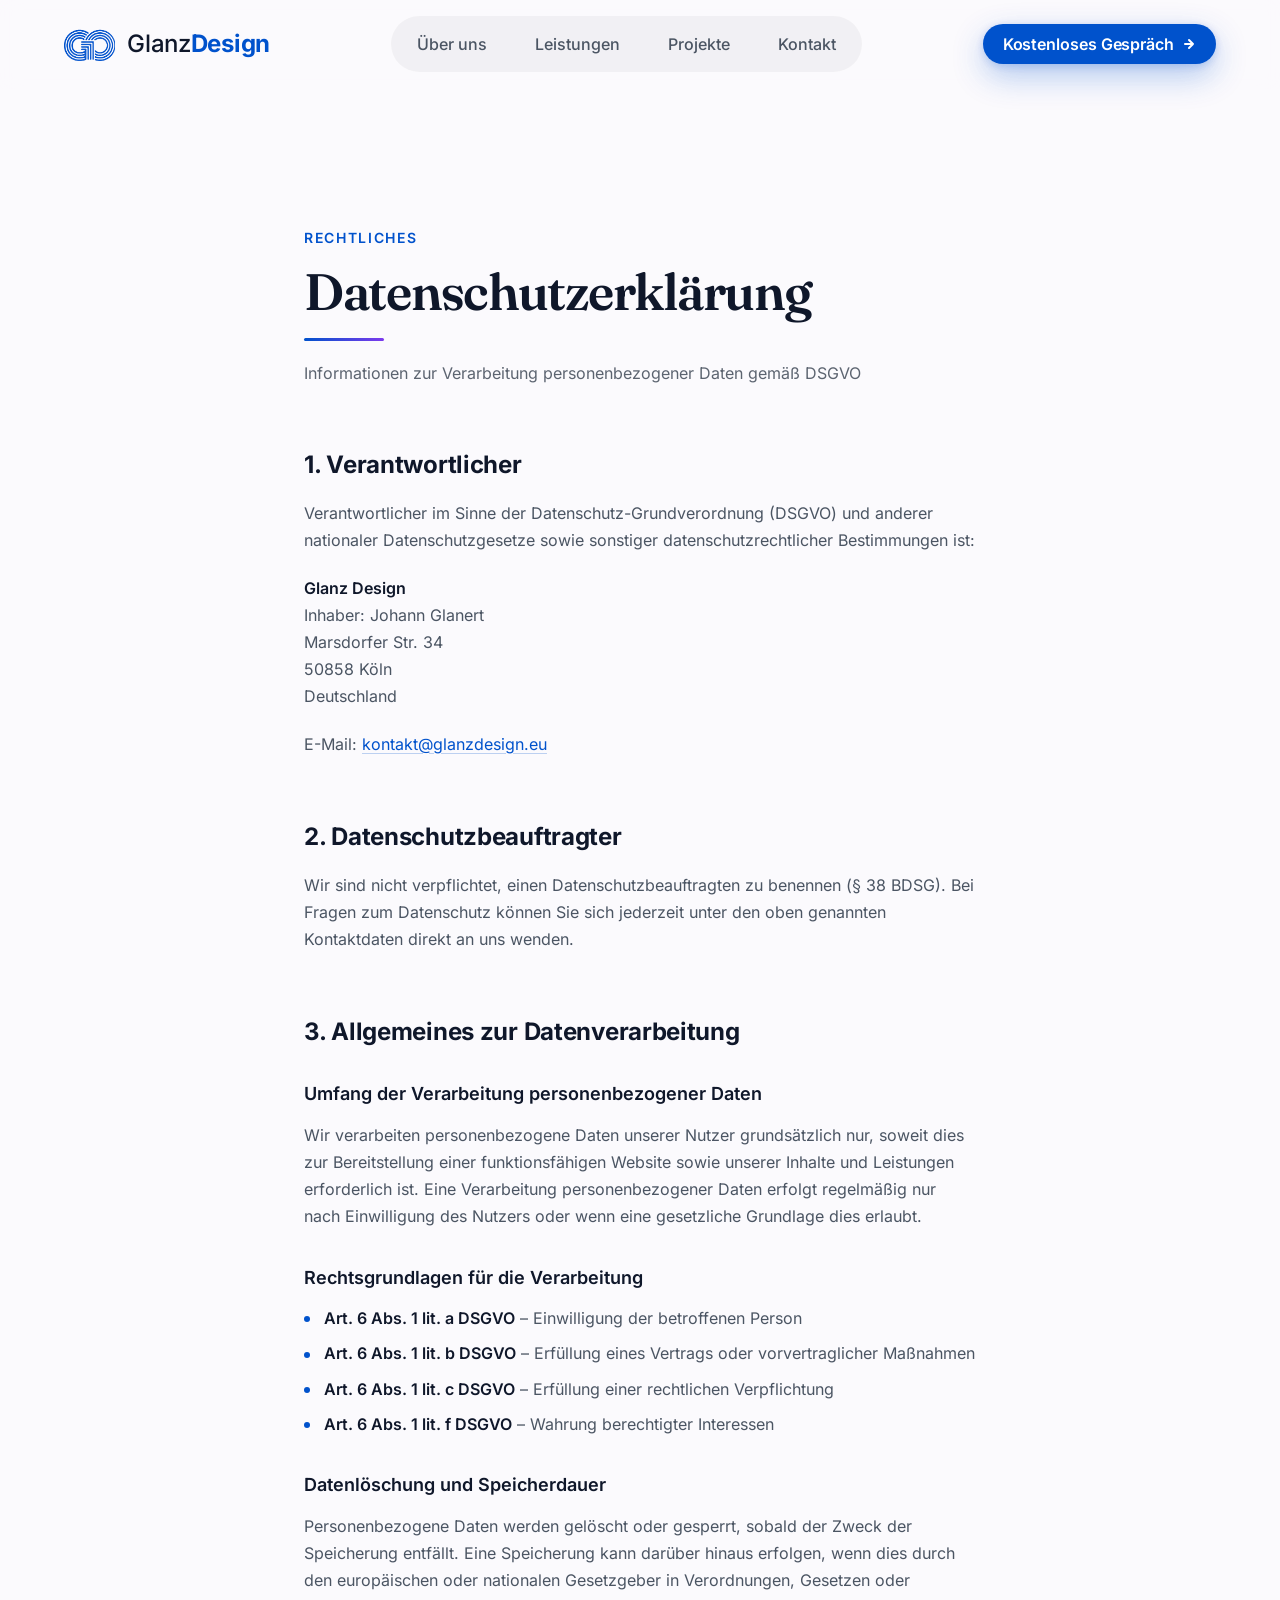
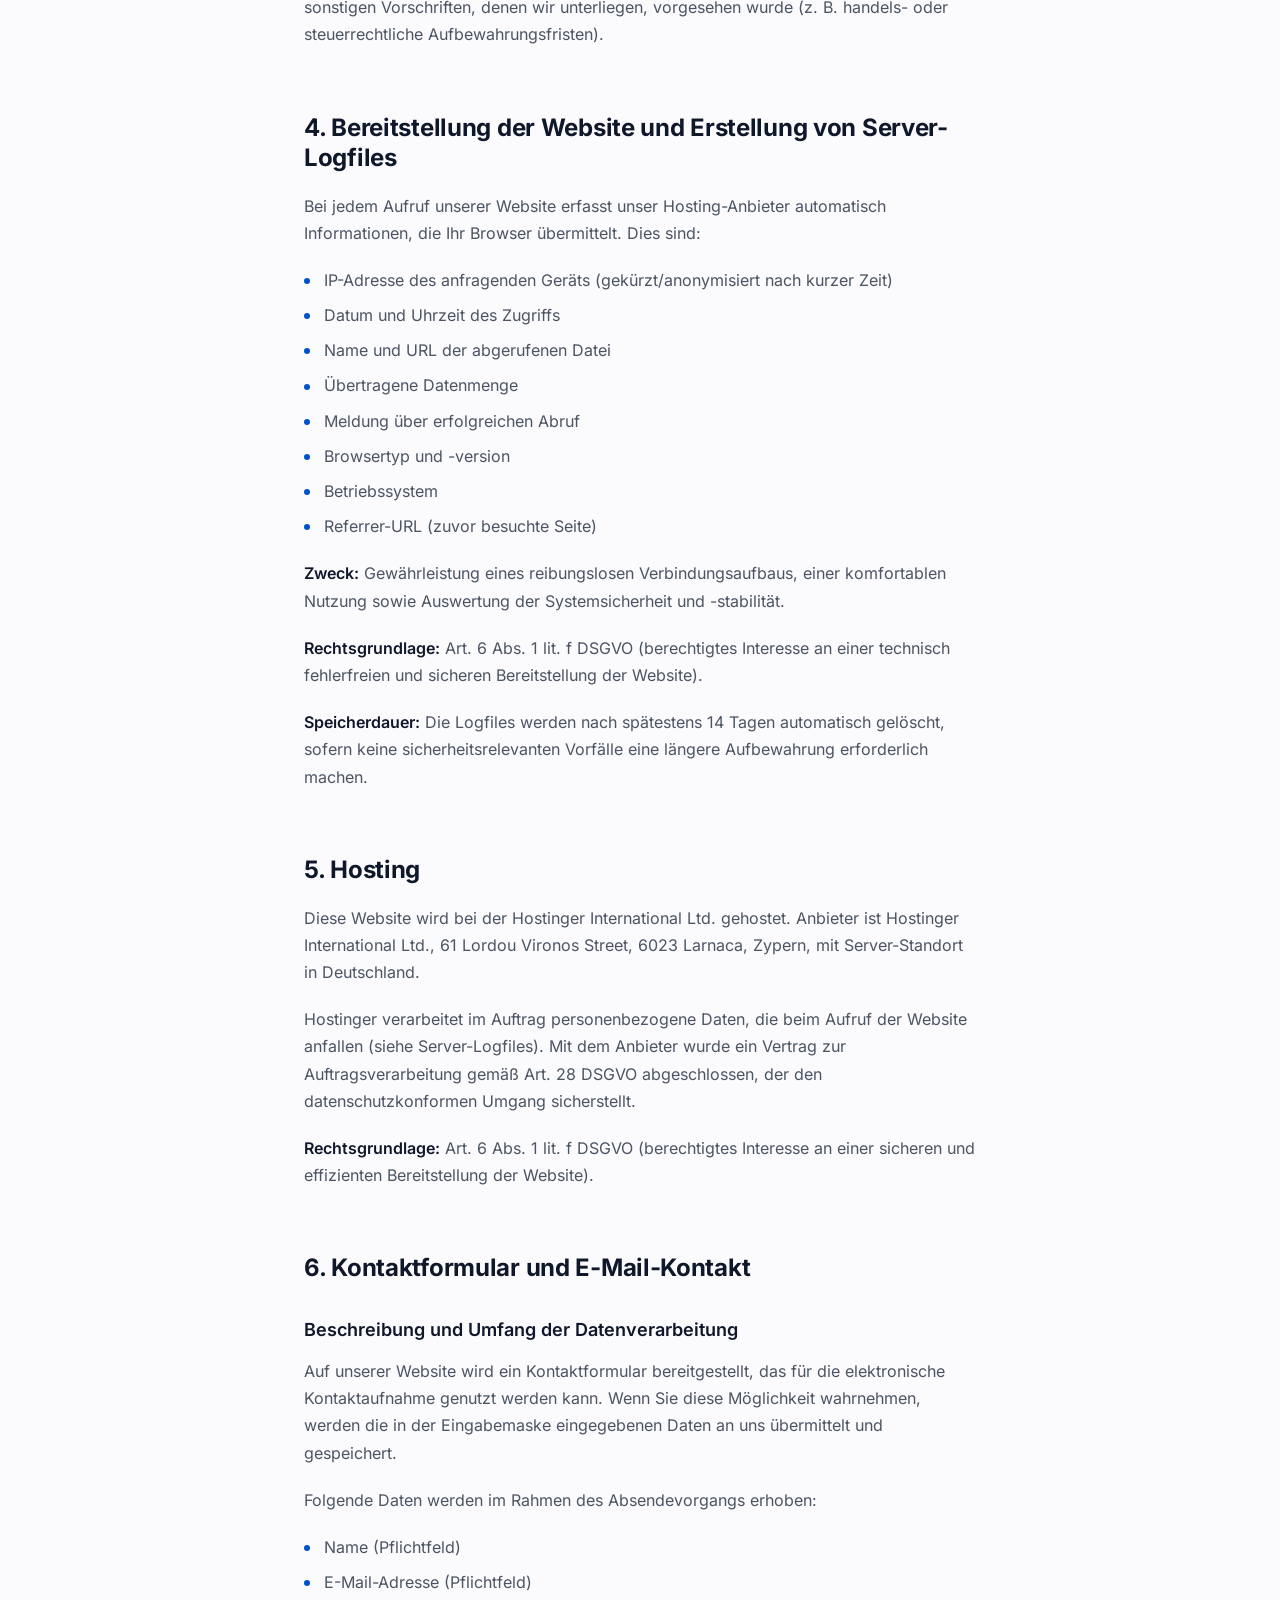
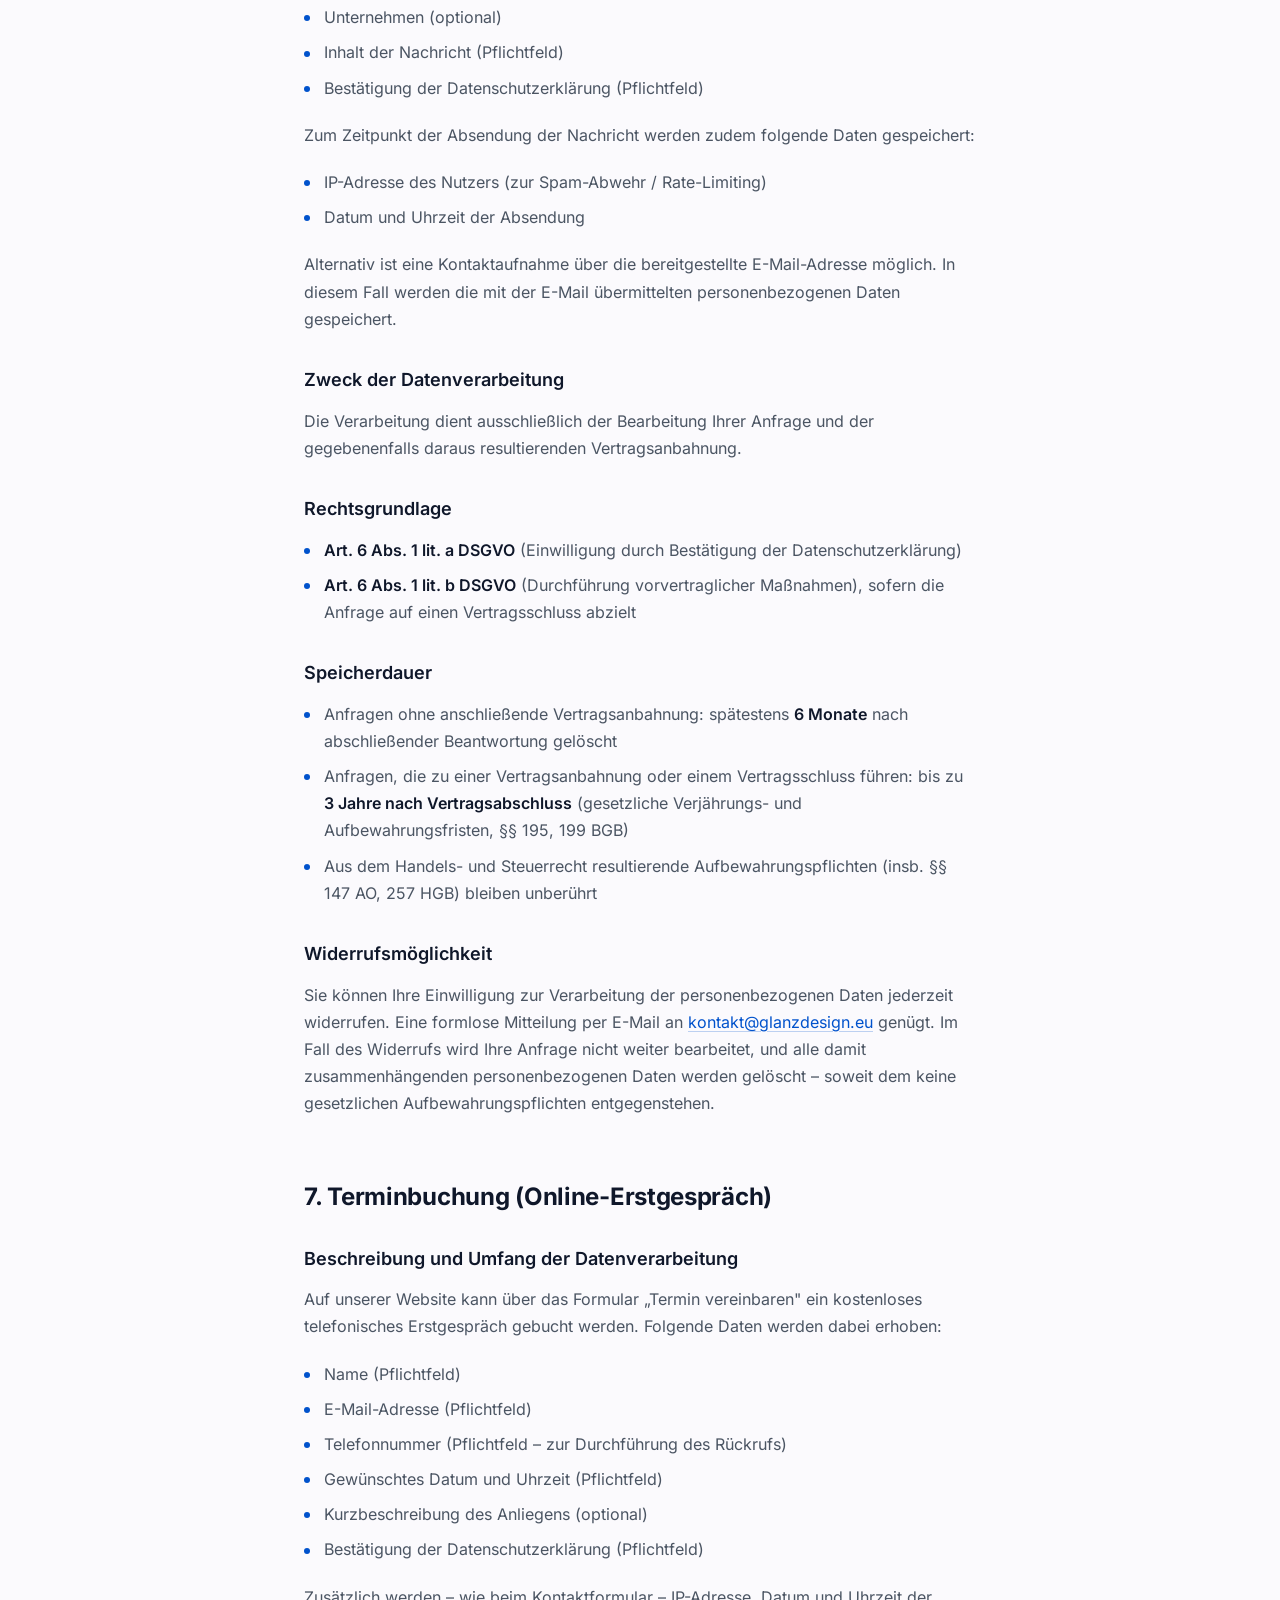
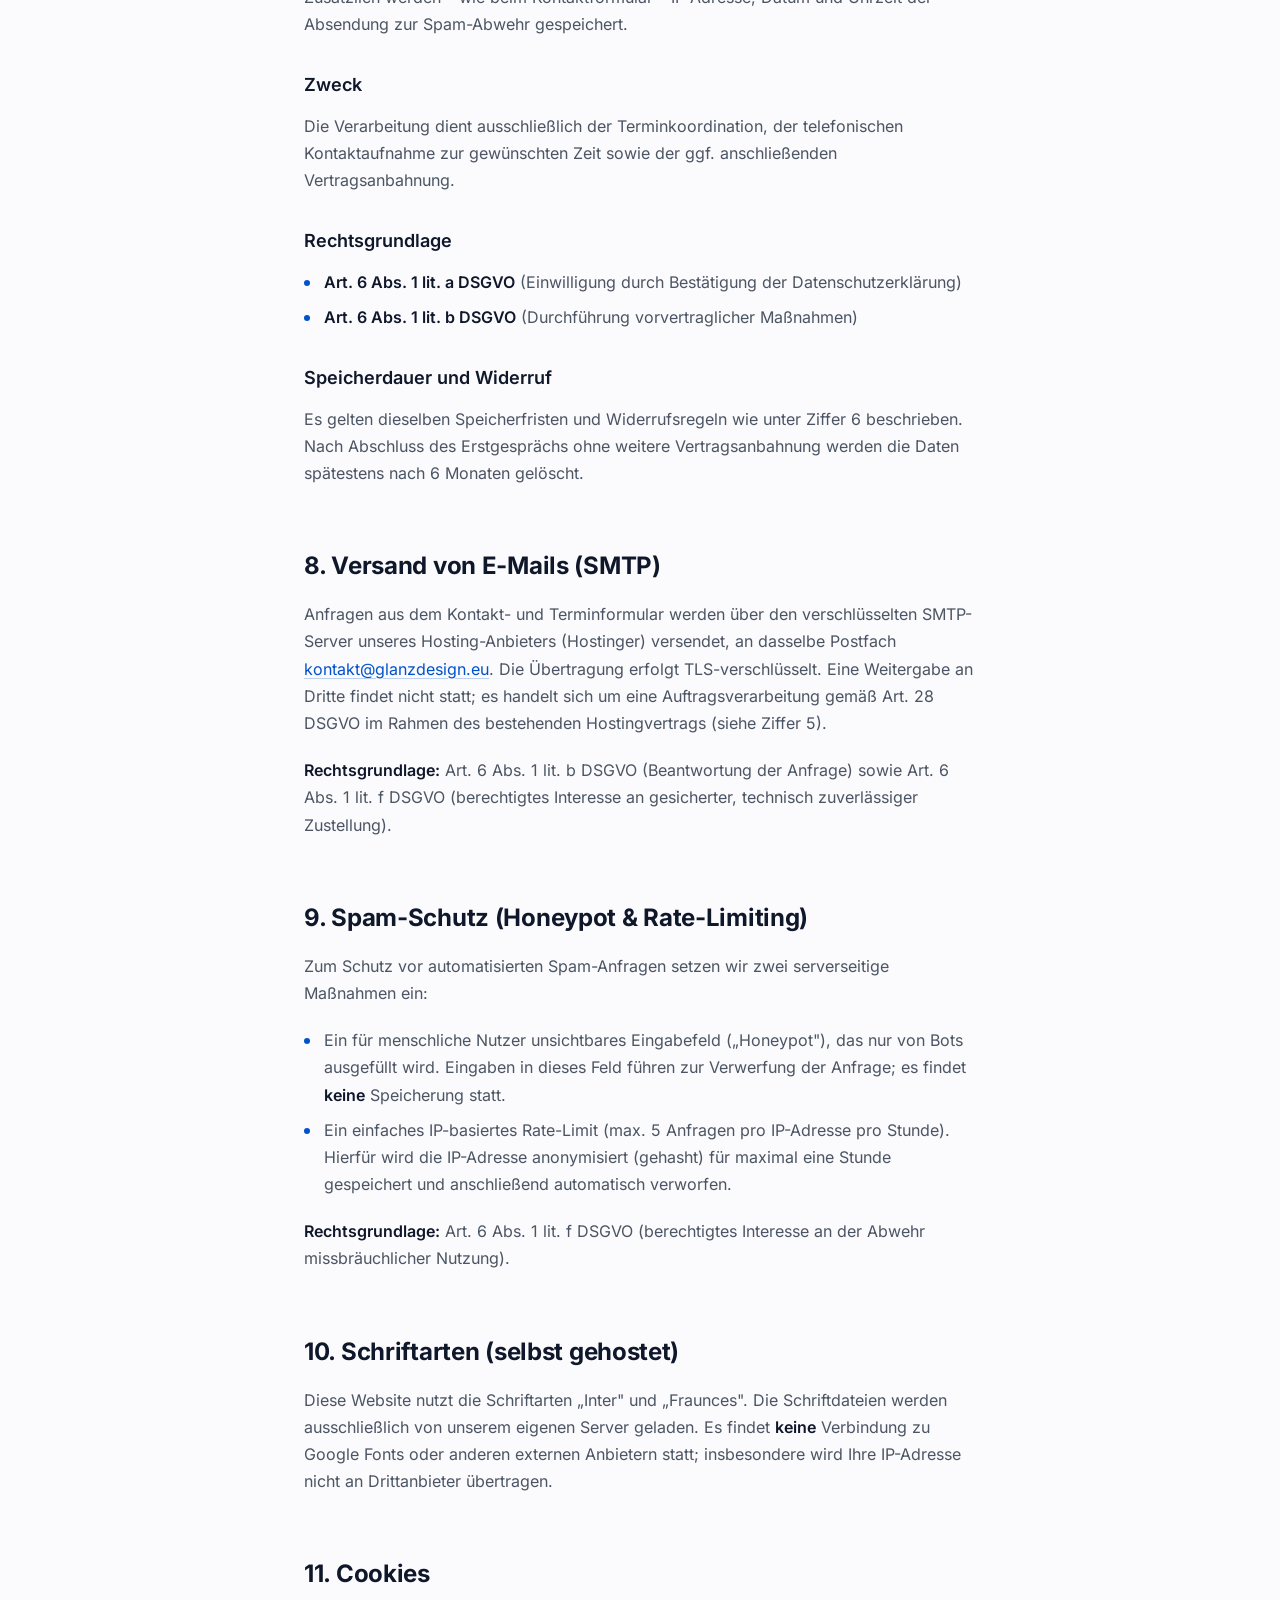
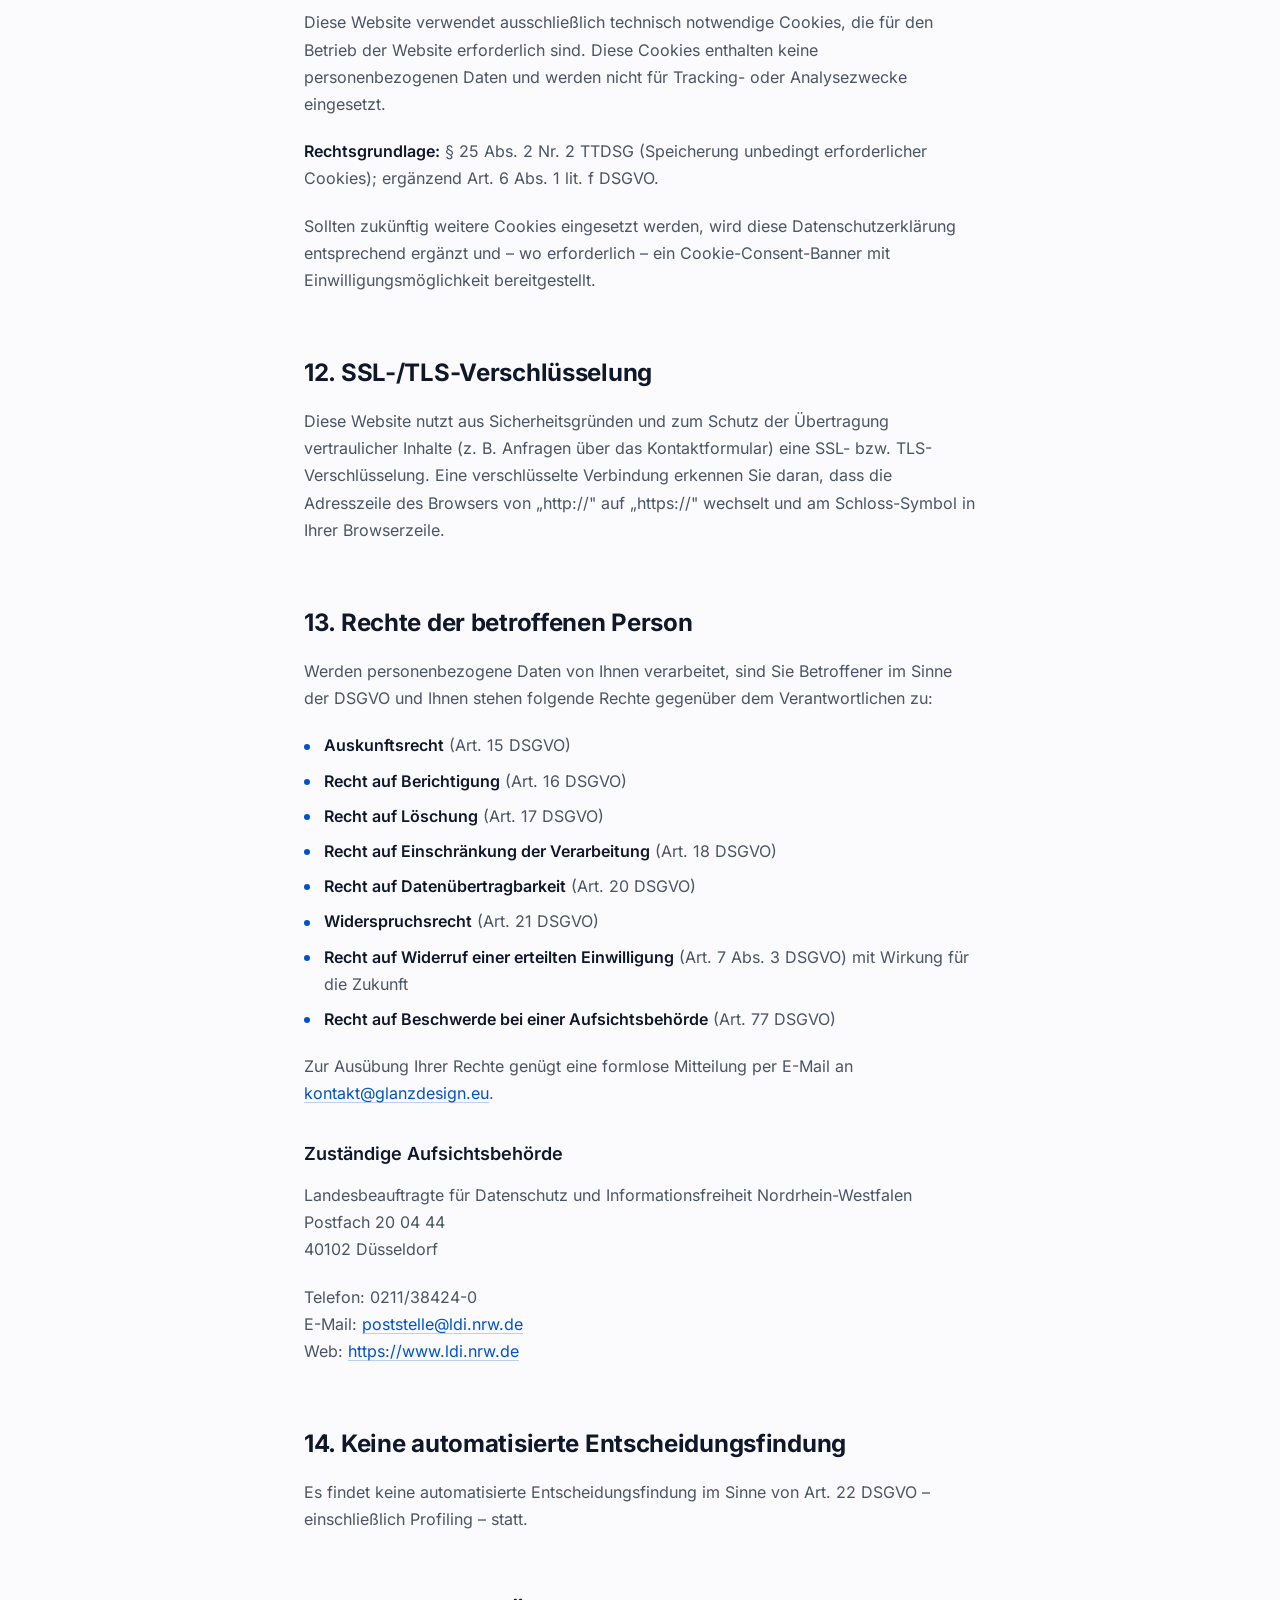
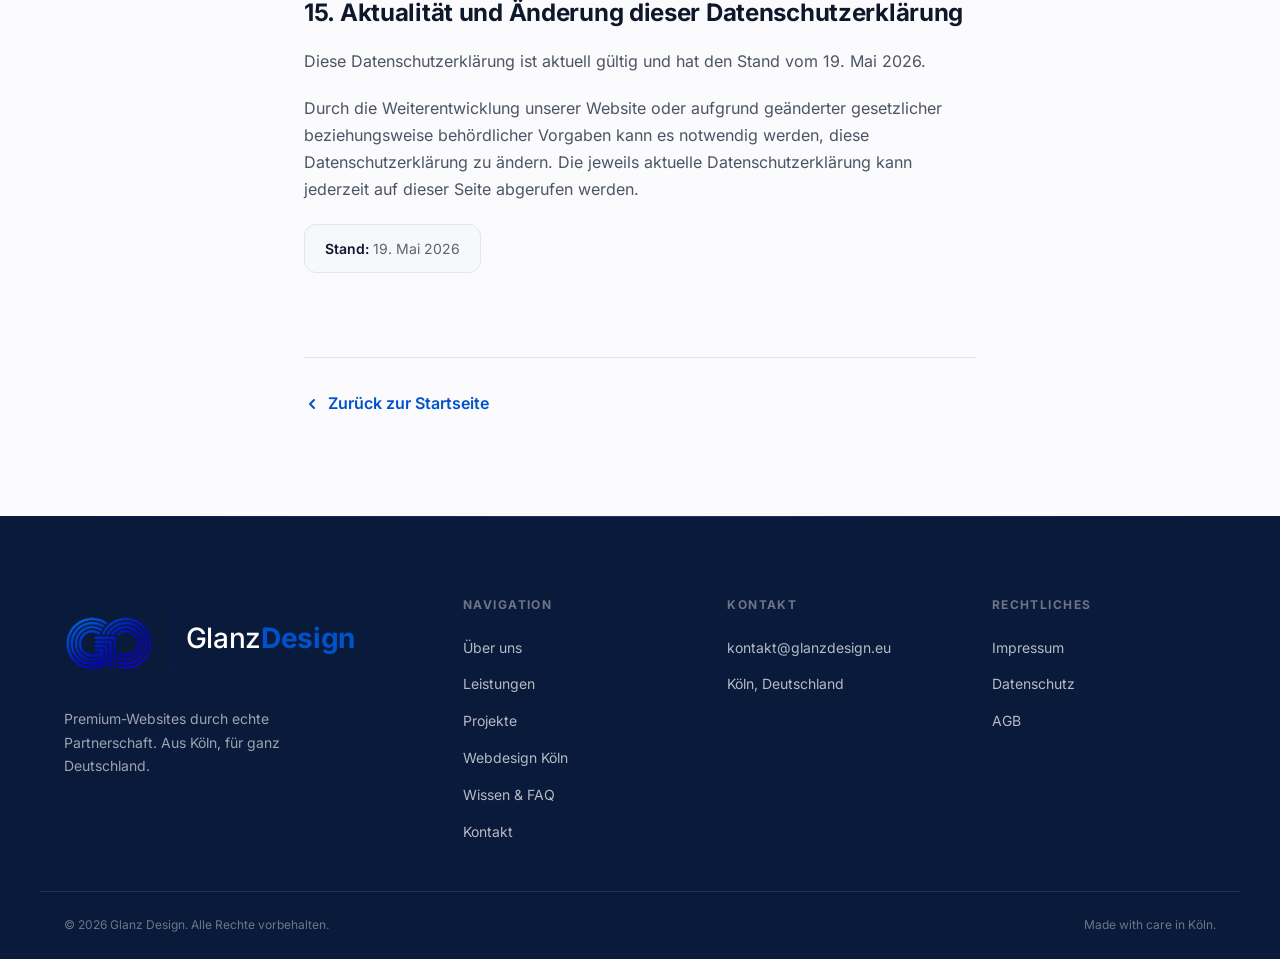
<file: legal/datenschutz.html>
<!DOCTYPE html>
<html lang="de">
<head>
    <meta charset="UTF-8">
    <meta name="viewport" content="width=device-width, initial-scale=1.0">
    <meta name="theme-color" content="#0052CC">
    <title>Datenschutzerklärung – Glanz Design</title>
    <meta name="description" content="Datenschutzerklärung von Glanz Design gemäß DSGVO.">
    <meta name="robots" content="index, follow">
    <meta property="og:title" content="Datenschutzerklärung – Glanz Design">
    <meta property="og:description" content="Datenschutzerklärung von Glanz Design gemäß DSGVO.">
    <meta property="og:type" content="website">
    <meta property="og:locale" content="de_DE">
    <link rel="canonical" href="https://glanzdesign.eu/legal/datenschutz.html">
    <meta property="og:url" content="https://glanzdesign.eu/legal/datenschutz.html">
    <meta property="og:site_name" content="Glanz Design">

    <link rel="preload" as="font" type="font/woff2" href="../assets/fonts/inter-latin.woff2" crossorigin>
    <link rel="preload" as="font" type="font/woff2" href="../assets/fonts/fraunces-latin.woff2" crossorigin>
    <link rel="icon" type="image/png" sizes="48x48" href="../assets/images/favicon-48.png">
    <link rel="icon" type="image/png" sizes="192x192" href="../assets/images/favicon-192.png">
    <link rel="apple-touch-icon" href="../assets/images/apple-touch-icon.png">

    <script>
      // Preloader-Skip: hält die Index frei vom is-loading-Flash bei Rück-Navigation.
      try {
        if (sessionStorage.getItem('glanz-preloader-shown') === '1') {
          document.documentElement.classList.add('preloader-skip');
        }
      } catch (_) {}
    </script>

    <link rel="stylesheet" href="../assets/css/main.css?v=33">

    <script type="application/ld+json">
    {
      "@context": "https://schema.org",
      "@type": "WebPage",
      "name": "Datenschutzerklärung – Glanz Design",
      "url": "https://glanzdesign.eu/legal/datenschutz.html",
      "inLanguage": "de",
      "about": { "@id": "https://glanzdesign.eu/#business" },
      "publisher": { "@id": "https://glanzdesign.eu/#business" }
    }
    </script>
</head>
<body>
    <a class="skip-link" href="#main">Zum Inhalt springen</a>

    <!-- HEADER -->
    <header id="site-header" class="site-header" role="banner">
        <div class="shell site-header__inner">
            <a href="../index.html#hero" class="site-header__logo" aria-label="Glanz Design – Startseite">
                <span class="site-header__logo-mark" aria-hidden="true">
                    <img src="../assets/images/logo-header.png" alt="" width="742" height="697" decoding="async">
                </span>
                <span class="site-header__logo-text">Glanz<strong>Design</strong></span>
            </a>

            <nav class="site-header__nav" aria-label="Hauptnavigation">
                <ul class="site-header__nav-list" role="list">
                    <li><a href="../ueber-uns.html" class="site-header__nav-link">Über uns</a></li>
                    <li><a href="../index.html#leistungen" class="site-header__nav-link">Leistungen</a></li>
                    <li><a href="../index.html#projekte" class="site-header__nav-link">Projekte</a></li>
                    <li><a href="../index.html#kontakt" class="site-header__nav-link">Kontakt</a></li>
                </ul>
            </nav>

            <div class="site-header__actions">
                <a href="../index.html#kontakt" class="btn btn--primary btn--sm">
                    Kostenloses Gespräch
                    <svg width="14" height="14" viewBox="0 0 14 14" fill="none" aria-hidden="true">
                        <path d="M3 7h8m0 0L7 3m4 4l-4 4" stroke="currentColor" stroke-width="2" stroke-linecap="round" stroke-linejoin="round"/>
                    </svg>
                </a>
                <button class="site-header__hamburger" aria-label="Menü öffnen" aria-expanded="false" aria-controls="mobile-nav">
                    <span class="site-header__hamburger-line"></span>
                    <span class="site-header__hamburger-line"></span>
                    <span class="site-header__hamburger-line"></span>
                </button>
            </div>
        </div>

        <nav id="mobile-nav" class="mobile-nav" aria-label="Mobile Navigation" aria-hidden="true">
            <ul class="mobile-nav__list" role="list">
                <li><a href="../ueber-uns.html" class="mobile-nav__link">Über uns</a></li>
                <li><a href="../index.html#leistungen" class="mobile-nav__link">Leistungen</a></li>
                <li><a href="../index.html#projekte" class="mobile-nav__link">Projekte</a></li>
                <li><a href="../index.html#kontakt" class="mobile-nav__link">Kontakt</a></li>
                <li><a href="../index.html#kontakt" class="btn btn--primary mobile-nav__cta">Kostenloses Gespräch</a></li>
            </ul>
        </nav>
    </header>

    <main id="main" class="legal-page">
        <header class="legal-page__hero">
            <span class="legal-page__eyebrow">Rechtliches</span>
            <h1 class="legal-page__title">Datenschutzerklärung</h1>
            <p class="legal-page__subtitle">Informationen zur Verarbeitung personenbezogener Daten gemäß DSGVO</p>
        </header>

        <article class="legal-page__content">
            <h2>1. Verantwortlicher</h2>
            <p>Verantwortlicher im Sinne der Datenschutz-Grundverordnung (DSGVO) und anderer nationaler Datenschutzgesetze sowie sonstiger datenschutzrechtlicher Bestimmungen ist:</p>
            <p>
                <strong>Glanz Design</strong><br>
                Inhaber: Johann Glanert<br>
                Marsdorfer Str. 34<br>
                50858 Köln<br>
                Deutschland
            </p>
            <p>E-Mail: <a href="mailto:kontakt@glanzdesign.eu">kontakt@glanzdesign.eu</a></p>

            <h2>2. Datenschutzbeauftragter</h2>
            <p>Wir sind nicht verpflichtet, einen Datenschutzbeauftragten zu benennen (§ 38 BDSG). Bei Fragen zum Datenschutz können Sie sich jederzeit unter den oben genannten Kontaktdaten direkt an uns wenden.</p>

            <h2>3. Allgemeines zur Datenverarbeitung</h2>

            <h3>Umfang der Verarbeitung personenbezogener Daten</h3>
            <p>Wir verarbeiten personenbezogene Daten unserer Nutzer grundsätzlich nur, soweit dies zur Bereitstellung einer funktionsfähigen Website sowie unserer Inhalte und Leistungen erforderlich ist. Eine Verarbeitung personenbezogener Daten erfolgt regelmäßig nur nach Einwilligung des Nutzers oder wenn eine gesetzliche Grundlage dies erlaubt.</p>

            <h3>Rechtsgrundlagen für die Verarbeitung</h3>
            <ul>
                <li><strong>Art. 6 Abs. 1 lit. a DSGVO</strong> – Einwilligung der betroffenen Person</li>
                <li><strong>Art. 6 Abs. 1 lit. b DSGVO</strong> – Erfüllung eines Vertrags oder vorvertraglicher Maßnahmen</li>
                <li><strong>Art. 6 Abs. 1 lit. c DSGVO</strong> – Erfüllung einer rechtlichen Verpflichtung</li>
                <li><strong>Art. 6 Abs. 1 lit. f DSGVO</strong> – Wahrung berechtigter Interessen</li>
            </ul>

            <h3>Datenlöschung und Speicherdauer</h3>
            <p>Personenbezogene Daten werden gelöscht oder gesperrt, sobald der Zweck der Speicherung entfällt. Eine Speicherung kann darüber hinaus erfolgen, wenn dies durch den europäischen oder nationalen Gesetzgeber in Verordnungen, Gesetzen oder sonstigen Vorschriften, denen wir unterliegen, vorgesehen wurde (z. B. handels- oder steuerrechtliche Aufbewahrungsfristen).</p>

            <h2>4. Bereitstellung der Website und Erstellung von Server-Logfiles</h2>
            <p>Bei jedem Aufruf unserer Website erfasst unser Hosting-Anbieter automatisch Informationen, die Ihr Browser übermittelt. Dies sind:</p>
            <ul>
                <li>IP-Adresse des anfragenden Geräts (gekürzt/anonymisiert nach kurzer Zeit)</li>
                <li>Datum und Uhrzeit des Zugriffs</li>
                <li>Name und URL der abgerufenen Datei</li>
                <li>Übertragene Datenmenge</li>
                <li>Meldung über erfolgreichen Abruf</li>
                <li>Browsertyp und -version</li>
                <li>Betriebssystem</li>
                <li>Referrer-URL (zuvor besuchte Seite)</li>
            </ul>
            <p><strong>Zweck:</strong> Gewährleistung eines reibungslosen Verbindungsaufbaus, einer komfortablen Nutzung sowie Auswertung der Systemsicherheit und -stabilität.</p>
            <p><strong>Rechtsgrundlage:</strong> Art. 6 Abs. 1 lit. f DSGVO (berechtigtes Interesse an einer technisch fehlerfreien und sicheren Bereitstellung der Website).</p>
            <p><strong>Speicherdauer:</strong> Die Logfiles werden nach spätestens 14 Tagen automatisch gelöscht, sofern keine sicherheitsrelevanten Vorfälle eine längere Aufbewahrung erforderlich machen.</p>

            <h2>5. Hosting</h2>
            <p>Diese Website wird bei der Hostinger International Ltd. gehostet. Anbieter ist Hostinger International Ltd., 61 Lordou Vironos Street, 6023 Larnaca, Zypern, mit Server-Standort in Deutschland.</p>
            <p>Hostinger verarbeitet im Auftrag personenbezogene Daten, die beim Aufruf der Website anfallen (siehe Server-Logfiles). Mit dem Anbieter wurde ein Vertrag zur Auftragsverarbeitung gemäß Art. 28 DSGVO abgeschlossen, der den datenschutzkonformen Umgang sicherstellt.</p>
            <p><strong>Rechtsgrundlage:</strong> Art. 6 Abs. 1 lit. f DSGVO (berechtigtes Interesse an einer sicheren und effizienten Bereitstellung der Website).</p>

            <h2>6. Kontaktformular und E-Mail-Kontakt</h2>

            <h3>Beschreibung und Umfang der Datenverarbeitung</h3>
            <p>Auf unserer Website wird ein Kontaktformular bereitgestellt, das für die elektronische Kontaktaufnahme genutzt werden kann. Wenn Sie diese Möglichkeit wahrnehmen, werden die in der Eingabemaske eingegebenen Daten an uns übermittelt und gespeichert.</p>
            <p>Folgende Daten werden im Rahmen des Absendevorgangs erhoben:</p>
            <ul>
                <li>Name (Pflichtfeld)</li>
                <li>E-Mail-Adresse (Pflichtfeld)</li>
                <li>Unternehmen (optional)</li>
                <li>Inhalt der Nachricht (Pflichtfeld)</li>
                <li>Bestätigung der Datenschutzerklärung (Pflichtfeld)</li>
            </ul>
            <p>Zum Zeitpunkt der Absendung der Nachricht werden zudem folgende Daten gespeichert:</p>
            <ul>
                <li>IP-Adresse des Nutzers (zur Spam-Abwehr / Rate-Limiting)</li>
                <li>Datum und Uhrzeit der Absendung</li>
            </ul>
            <p>Alternativ ist eine Kontaktaufnahme über die bereitgestellte E-Mail-Adresse möglich. In diesem Fall werden die mit der E-Mail übermittelten personenbezogenen Daten gespeichert.</p>

            <h3>Zweck der Datenverarbeitung</h3>
            <p>Die Verarbeitung dient ausschließlich der Bearbeitung Ihrer Anfrage und der gegebenenfalls daraus resultierenden Vertragsanbahnung.</p>

            <h3>Rechtsgrundlage</h3>
            <ul>
                <li><strong>Art. 6 Abs. 1 lit. a DSGVO</strong> (Einwilligung durch Bestätigung der Datenschutzerklärung)</li>
                <li><strong>Art. 6 Abs. 1 lit. b DSGVO</strong> (Durchführung vorvertraglicher Maßnahmen), sofern die Anfrage auf einen Vertragsschluss abzielt</li>
            </ul>

            <h3>Speicherdauer</h3>
            <ul>
                <li>Anfragen ohne anschließende Vertragsanbahnung: spätestens <strong>6 Monate</strong> nach abschließender Beantwortung gelöscht</li>
                <li>Anfragen, die zu einer Vertragsanbahnung oder einem Vertragsschluss führen: bis zu <strong>3 Jahre nach Vertragsabschluss</strong> (gesetzliche Verjährungs- und Aufbewahrungsfristen, §§ 195, 199 BGB)</li>
                <li>Aus dem Handels- und Steuerrecht resultierende Aufbewahrungspflichten (insb. §§ 147 AO, 257 HGB) bleiben unberührt</li>
            </ul>

            <h3>Widerrufsmöglichkeit</h3>
            <p>Sie können Ihre Einwilligung zur Verarbeitung der personenbezogenen Daten jederzeit widerrufen. Eine formlose Mitteilung per E-Mail an <a href="mailto:kontakt@glanzdesign.eu">kontakt@glanzdesign.eu</a> genügt. Im Fall des Widerrufs wird Ihre Anfrage nicht weiter bearbeitet, und alle damit zusammenhängenden personenbezogenen Daten werden gelöscht – soweit dem keine gesetzlichen Aufbewahrungspflichten entgegenstehen.</p>

            <h2>7. Terminbuchung (Online-Erstgespräch)</h2>

            <h3>Beschreibung und Umfang der Datenverarbeitung</h3>
            <p>Auf unserer Website kann über das Formular „Termin vereinbaren" ein kostenloses telefonisches Erstgespräch gebucht werden. Folgende Daten werden dabei erhoben:</p>
            <ul>
                <li>Name (Pflichtfeld)</li>
                <li>E-Mail-Adresse (Pflichtfeld)</li>
                <li>Telefonnummer (Pflichtfeld – zur Durchführung des Rückrufs)</li>
                <li>Gewünschtes Datum und Uhrzeit (Pflichtfeld)</li>
                <li>Kurzbeschreibung des Anliegens (optional)</li>
                <li>Bestätigung der Datenschutzerklärung (Pflichtfeld)</li>
            </ul>
            <p>Zusätzlich werden – wie beim Kontaktformular – IP-Adresse, Datum und Uhrzeit der Absendung zur Spam-Abwehr gespeichert.</p>

            <h3>Zweck</h3>
            <p>Die Verarbeitung dient ausschließlich der Terminkoordination, der telefonischen Kontaktaufnahme zur gewünschten Zeit sowie der ggf. anschließenden Vertragsanbahnung.</p>

            <h3>Rechtsgrundlage</h3>
            <ul>
                <li><strong>Art. 6 Abs. 1 lit. a DSGVO</strong> (Einwilligung durch Bestätigung der Datenschutzerklärung)</li>
                <li><strong>Art. 6 Abs. 1 lit. b DSGVO</strong> (Durchführung vorvertraglicher Maßnahmen)</li>
            </ul>

            <h3>Speicherdauer und Widerruf</h3>
            <p>Es gelten dieselben Speicherfristen und Widerrufsregeln wie unter Ziffer 6 beschrieben. Nach Abschluss des Erstgesprächs ohne weitere Vertragsanbahnung werden die Daten spätestens nach 6 Monaten gelöscht.</p>

            <h2>8. Versand von E-Mails (SMTP)</h2>
            <p>Anfragen aus dem Kontakt- und Terminformular werden über den verschlüsselten SMTP-Server unseres Hosting-Anbieters (Hostinger) versendet, an dasselbe Postfach <a href="mailto:kontakt@glanzdesign.eu">kontakt@glanzdesign.eu</a>. Die Übertragung erfolgt TLS-verschlüsselt. Eine Weitergabe an Dritte findet nicht statt; es handelt sich um eine Auftragsverarbeitung gemäß Art. 28 DSGVO im Rahmen des bestehenden Hostingvertrags (siehe Ziffer 5).</p>
            <p><strong>Rechtsgrundlage:</strong> Art. 6 Abs. 1 lit. b DSGVO (Beantwortung der Anfrage) sowie Art. 6 Abs. 1 lit. f DSGVO (berechtigtes Interesse an gesicherter, technisch zuverlässiger Zustellung).</p>

            <h2>9. Spam-Schutz (Honeypot &amp; Rate-Limiting)</h2>
            <p>Zum Schutz vor automatisierten Spam-Anfragen setzen wir zwei serverseitige Maßnahmen ein:</p>
            <ul>
                <li>Ein für menschliche Nutzer unsichtbares Eingabefeld („Honeypot"), das nur von Bots ausgefüllt wird. Eingaben in dieses Feld führen zur Verwerfung der Anfrage; es findet <strong>keine</strong> Speicherung statt.</li>
                <li>Ein einfaches IP-basiertes Rate-Limit (max. 5 Anfragen pro IP-Adresse pro Stunde). Hierfür wird die IP-Adresse anonymisiert (gehasht) für maximal eine Stunde gespeichert und anschließend automatisch verworfen.</li>
            </ul>
            <p><strong>Rechtsgrundlage:</strong> Art. 6 Abs. 1 lit. f DSGVO (berechtigtes Interesse an der Abwehr missbräuchlicher Nutzung).</p>

            <h2>10. Schriftarten (selbst gehostet)</h2>
            <p>Diese Website nutzt die Schriftarten „Inter" und „Fraunces". Die Schriftdateien werden ausschließlich von unserem eigenen Server geladen. Es findet <strong>keine</strong> Verbindung zu Google Fonts oder anderen externen Anbietern statt; insbesondere wird Ihre IP-Adresse nicht an Drittanbieter übertragen.</p>

            <h2>11. Cookies</h2>
            <p>Diese Website verwendet ausschließlich technisch notwendige Cookies, die für den Betrieb der Website erforderlich sind. Diese Cookies enthalten keine personenbezogenen Daten und werden nicht für Tracking- oder Analysezwecke eingesetzt.</p>
            <p><strong>Rechtsgrundlage:</strong> § 25 Abs. 2 Nr. 2 TTDSG (Speicherung unbedingt erforderlicher Cookies); ergänzend Art. 6 Abs. 1 lit. f DSGVO.</p>
            <p>Sollten zukünftig weitere Cookies eingesetzt werden, wird diese Datenschutzerklärung entsprechend ergänzt und – wo erforderlich – ein Cookie-Consent-Banner mit Einwilligungsmöglichkeit bereitgestellt.</p>

            <h2>12. SSL-/TLS-Verschlüsselung</h2>
            <p>Diese Website nutzt aus Sicherheitsgründen und zum Schutz der Übertragung vertraulicher Inhalte (z. B. Anfragen über das Kontaktformular) eine SSL- bzw. TLS-Verschlüsselung. Eine verschlüsselte Verbindung erkennen Sie daran, dass die Adresszeile des Browsers von „http://" auf „https://" wechselt und am Schloss-Symbol in Ihrer Browserzeile.</p>

            <h2>13. Rechte der betroffenen Person</h2>
            <p>Werden personenbezogene Daten von Ihnen verarbeitet, sind Sie Betroffener im Sinne der DSGVO und Ihnen stehen folgende Rechte gegenüber dem Verantwortlichen zu:</p>
            <ul>
                <li><strong>Auskunftsrecht</strong> (Art. 15 DSGVO)</li>
                <li><strong>Recht auf Berichtigung</strong> (Art. 16 DSGVO)</li>
                <li><strong>Recht auf Löschung</strong> (Art. 17 DSGVO)</li>
                <li><strong>Recht auf Einschränkung der Verarbeitung</strong> (Art. 18 DSGVO)</li>
                <li><strong>Recht auf Datenübertragbarkeit</strong> (Art. 20 DSGVO)</li>
                <li><strong>Widerspruchsrecht</strong> (Art. 21 DSGVO)</li>
                <li><strong>Recht auf Widerruf einer erteilten Einwilligung</strong> (Art. 7 Abs. 3 DSGVO) mit Wirkung für die Zukunft</li>
                <li><strong>Recht auf Beschwerde bei einer Aufsichtsbehörde</strong> (Art. 77 DSGVO)</li>
            </ul>
            <p>Zur Ausübung Ihrer Rechte genügt eine formlose Mitteilung per E-Mail an <a href="mailto:kontakt@glanzdesign.eu">kontakt@glanzdesign.eu</a>.</p>

            <h3>Zuständige Aufsichtsbehörde</h3>
            <p>
                Landesbeauftragte für Datenschutz und Informationsfreiheit Nordrhein-Westfalen<br>
                Postfach 20 04 44<br>
                40102 Düsseldorf
            </p>
            <p>
                Telefon: 0211/38424-0<br>
                E-Mail: <a href="mailto:poststelle@ldi.nrw.de">poststelle@ldi.nrw.de</a><br>
                Web: <a href="https://www.ldi.nrw.de" rel="noopener" target="_blank">https://www.ldi.nrw.de</a>
            </p>

            <h2>14. Keine automatisierte Entscheidungsfindung</h2>
            <p>Es findet keine automatisierte Entscheidungsfindung im Sinne von Art. 22 DSGVO – einschließlich Profiling – statt.</p>

            <h2>15. Aktualität und Änderung dieser Datenschutzerklärung</h2>
            <p>Diese Datenschutzerklärung ist aktuell gültig und hat den Stand vom 19. Mai 2026.</p>
            <p>Durch die Weiterentwicklung unserer Website oder aufgrund geänderter gesetzlicher beziehungsweise behördlicher Vorgaben kann es notwendig werden, diese Datenschutzerklärung zu ändern. Die jeweils aktuelle Datenschutzerklärung kann jederzeit auf dieser Seite abgerufen werden.</p>

            <p class="legal-page__meta"><strong>Stand:</strong> 19. Mai 2026</p>

            <div class="legal-page__back">
                <a href="../index.html">
                    <svg width="16" height="16" viewBox="0 0 16 16" fill="none" aria-hidden="true">
                        <path d="M10 4L6 8l4 4" stroke="currentColor" stroke-width="2" stroke-linecap="round" stroke-linejoin="round"/>
                    </svg>
                    Zurück zur Startseite
                </a>
            </div>
        </article>
    </main>

    <!-- FOOTER -->
    <footer id="site-footer" class="site-footer" role="contentinfo">
        <div class="shell site-footer__inner">
            <div class="site-footer__brand">
                <a href="../index.html#hero" class="site-header__logo site-header__logo--footer" aria-label="Glanz Design – Startseite">
                    <span class="site-header__logo-mark" aria-hidden="true">
                        <img src="../assets/images/logo.png" alt="" width="975" height="747" decoding="async">
                    </span>
                    <span class="site-header__logo-text">Glanz<strong>Design</strong></span>
                </a>
                <p class="site-footer__tagline">
                    Premium-Websites durch echte Partnerschaft. Aus Köln, für ganz Deutschland.
                </p>
            </div>

            <nav class="site-footer__nav" aria-label="Footer Navigation">
                <h3 class="site-footer__heading">Navigation</h3>
                <ul class="site-footer__list">
                    <li><a href="../ueber-uns.html" class="site-footer__link">Über uns</a></li>
                    <li><a href="../index.html#leistungen" class="site-footer__link">Leistungen</a></li>
                    <li><a href="../index.html#projekte" class="site-footer__link">Projekte</a></li>
                    <li><a href="../webdesign-koeln.html" class="site-footer__link">Webdesign Köln</a></li>
                    <li><a href="../wissen.html" class="site-footer__link">Wissen &amp; FAQ</a></li>
                    <li><a href="../index.html#kontakt" class="site-footer__link">Kontakt</a></li>
                </ul>
            </nav>

            <div class="site-footer__contact">
                <h3 class="site-footer__heading">Kontakt</h3>
                <ul class="site-footer__list">
                    <li>
                        <a href="mailto:kontakt@glanzdesign.eu" class="site-footer__link">
                            kontakt@glanzdesign.eu
                        </a>
                    </li>
                    <li><span class="site-footer__text">Köln, Deutschland</span></li>
                </ul>
            </div>

            <div class="site-footer__legal-col">
                <h3 class="site-footer__heading">Rechtliches</h3>
                <ul class="site-footer__list">
                    <li><a href="impressum.html" class="site-footer__link">Impressum</a></li>
                    <li><a href="datenschutz.html" class="site-footer__link">Datenschutz</a></li>
                    <li><a href="agb.html" class="site-footer__link">AGB</a></li>
                </ul>
            </div>
        </div>

        <div class="site-footer__bottom">
            <div class="shell site-footer__bottom-inner">
                <p class="site-footer__copyright">
                    &copy; <span id="footer-year"></span> Glanz Design. Alle Rechte vorbehalten.
                </p>
                <p class="site-footer__credit">
                    Made with care in Köln.
                </p>
            </div>
        </div>
    </footer>

    <script src="../assets/js/site.js?v=23" defer></script>
</body>
</html>
</file>
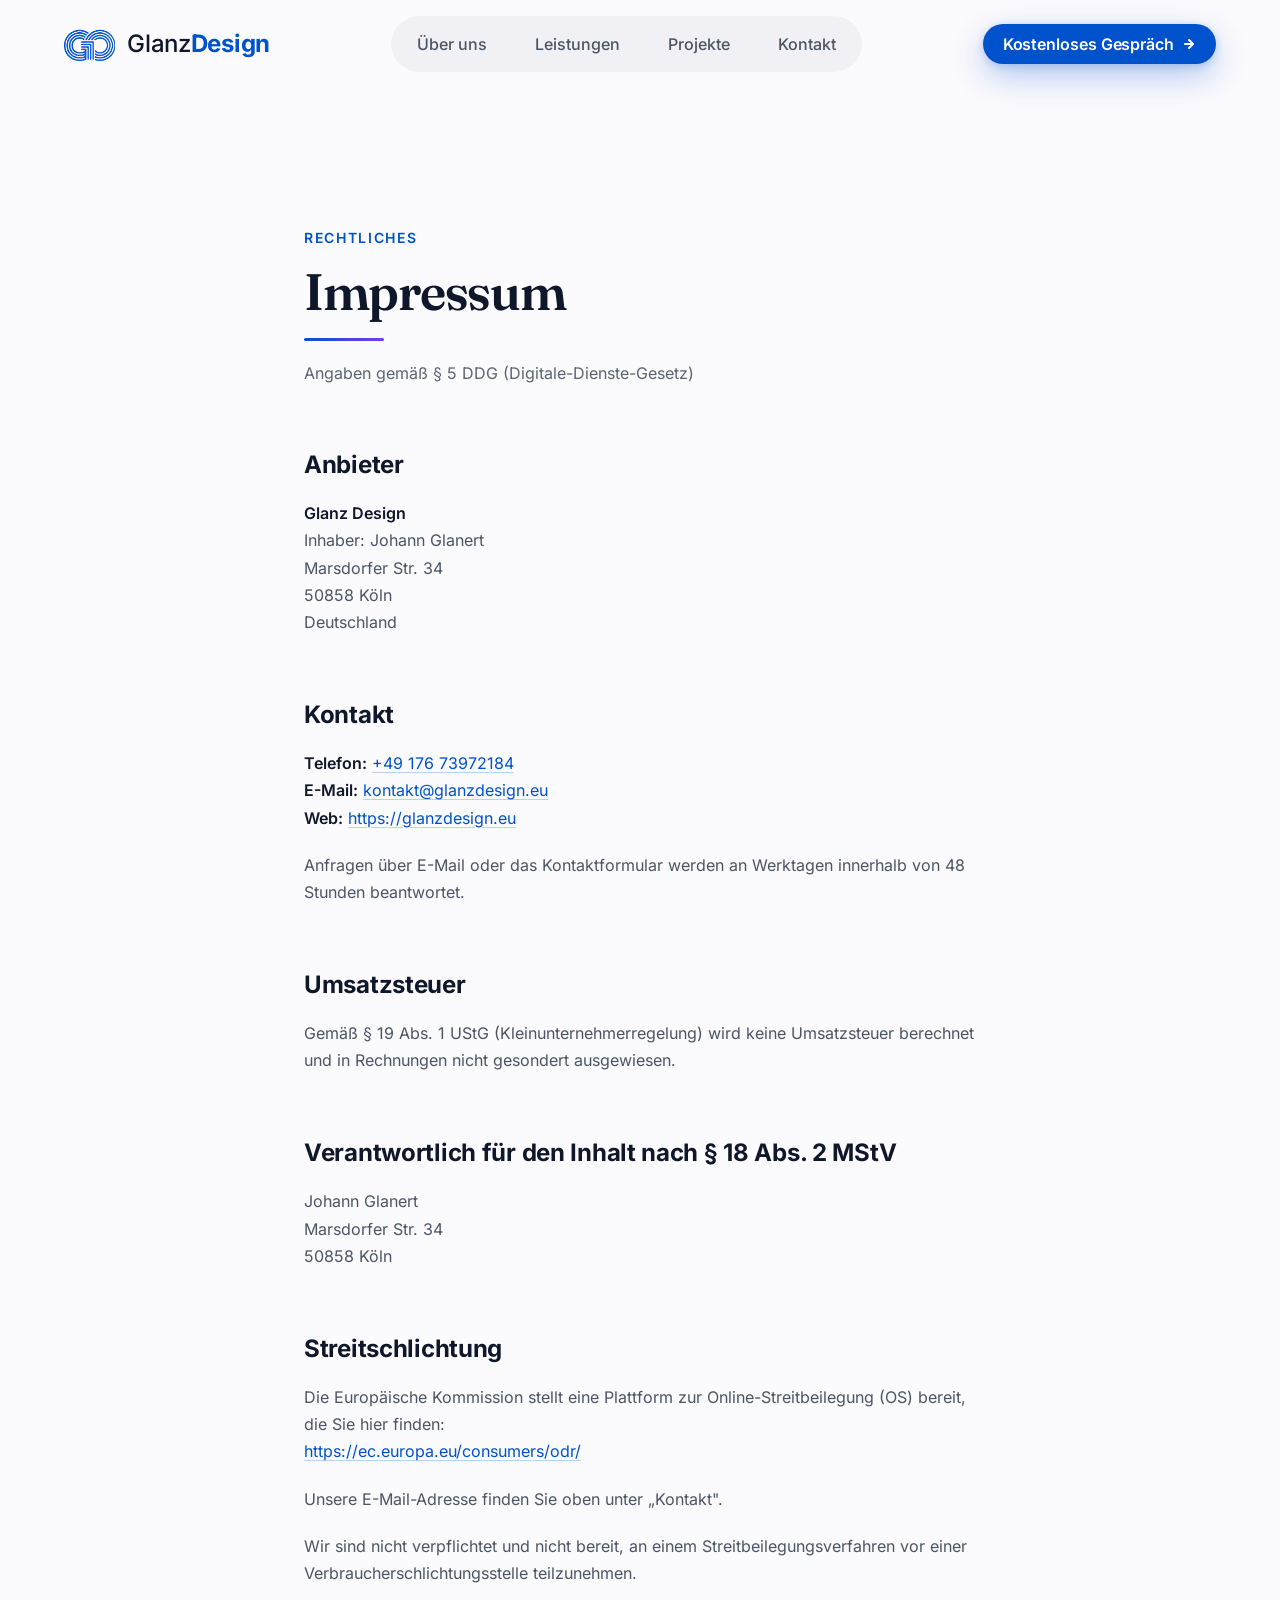
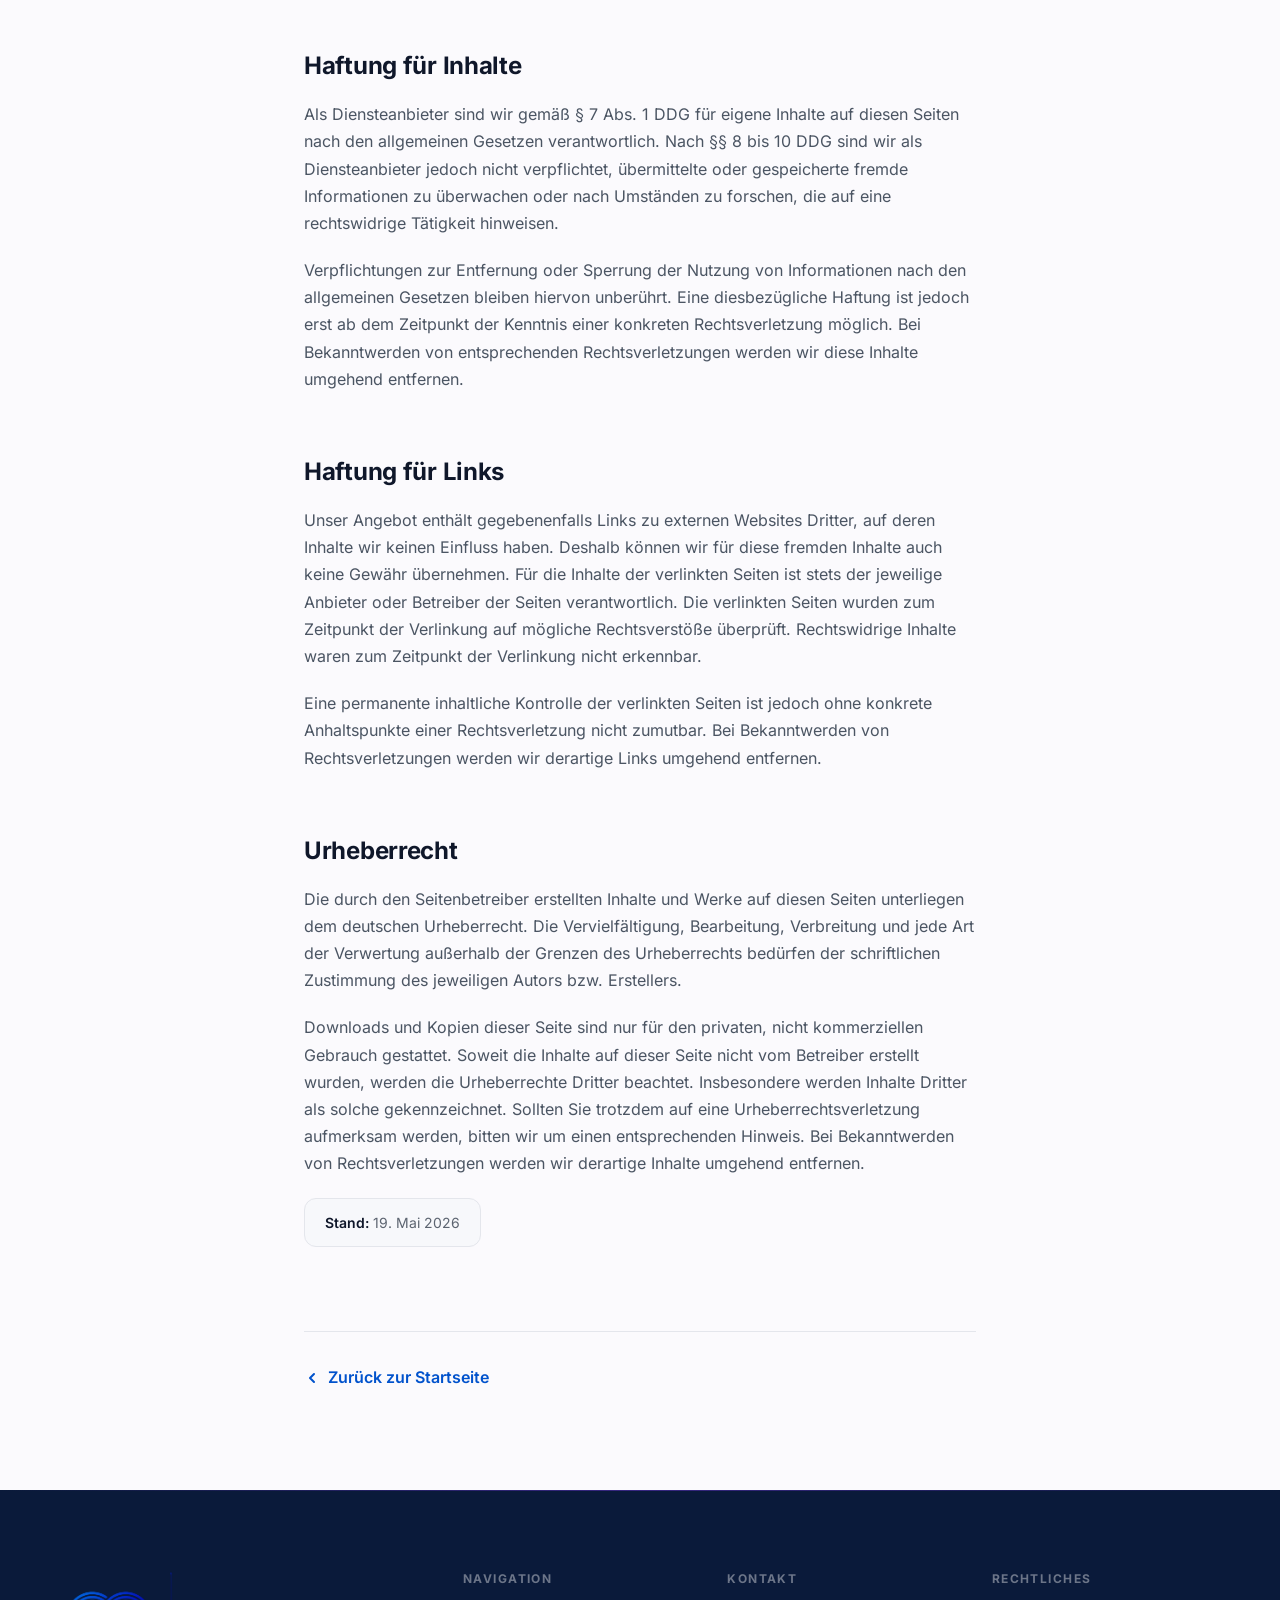
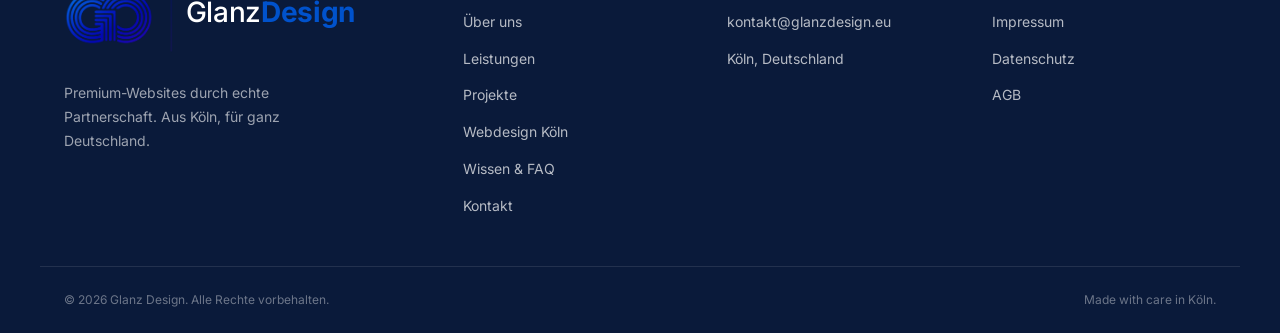
<file: legal/impressum.html>
<!DOCTYPE html>
<html lang="de">
<head>
    <meta charset="UTF-8">
    <meta name="viewport" content="width=device-width, initial-scale=1.0">
    <meta name="theme-color" content="#0052CC">
    <title>Impressum – Glanz Design</title>
    <meta name="description" content="Impressum von Glanz Design gemäß § 5 DDG.">
    <meta name="robots" content="index, follow">
    <meta property="og:title" content="Impressum – Glanz Design">
    <meta property="og:description" content="Impressum von Glanz Design gemäß § 5 DDG.">
    <meta property="og:type" content="website">
    <meta property="og:locale" content="de_DE">
    <link rel="canonical" href="https://glanzdesign.eu/legal/impressum.html">
    <meta property="og:url" content="https://glanzdesign.eu/legal/impressum.html">
    <meta property="og:site_name" content="Glanz Design">

    <link rel="preload" as="font" type="font/woff2" href="../assets/fonts/inter-latin.woff2" crossorigin>
    <link rel="preload" as="font" type="font/woff2" href="../assets/fonts/fraunces-latin.woff2" crossorigin>
    <link rel="icon" type="image/png" sizes="48x48" href="../assets/images/favicon-48.png">
    <link rel="icon" type="image/png" sizes="192x192" href="../assets/images/favicon-192.png">
    <link rel="apple-touch-icon" href="../assets/images/apple-touch-icon.png">

    <script>
      // Preloader-Skip: hält die Index frei vom is-loading-Flash bei Rück-Navigation.
      try {
        if (sessionStorage.getItem('glanz-preloader-shown') === '1') {
          document.documentElement.classList.add('preloader-skip');
        }
      } catch (_) {}
    </script>

    <link rel="stylesheet" href="../assets/css/main.css?v=33">

    <script type="application/ld+json">
    {
      "@context": "https://schema.org",
      "@type": "WebPage",
      "name": "Impressum – Glanz Design",
      "url": "https://glanzdesign.eu/legal/impressum.html",
      "inLanguage": "de",
      "about": { "@id": "https://glanzdesign.eu/#business" },
      "publisher": { "@id": "https://glanzdesign.eu/#business" }
    }
    </script>
</head>
<body>
    <a class="skip-link" href="#main">Zum Inhalt springen</a>

    <!-- HEADER -->
    <header id="site-header" class="site-header" role="banner">
        <div class="shell site-header__inner">
            <a href="../index.html#hero" class="site-header__logo" aria-label="Glanz Design – Startseite">
                <span class="site-header__logo-mark" aria-hidden="true">
                    <img src="../assets/images/logo-header.png" alt="" width="742" height="697" decoding="async">
                </span>
                <span class="site-header__logo-text">Glanz<strong>Design</strong></span>
            </a>

            <nav class="site-header__nav" aria-label="Hauptnavigation">
                <ul class="site-header__nav-list" role="list">
                    <li><a href="../ueber-uns.html" class="site-header__nav-link">Über uns</a></li>
                    <li><a href="../index.html#leistungen" class="site-header__nav-link">Leistungen</a></li>
                    <li><a href="../index.html#projekte" class="site-header__nav-link">Projekte</a></li>
                    <li><a href="../index.html#kontakt" class="site-header__nav-link">Kontakt</a></li>
                </ul>
            </nav>

            <div class="site-header__actions">
                <a href="../index.html#kontakt" class="btn btn--primary btn--sm">
                    Kostenloses Gespräch
                    <svg width="14" height="14" viewBox="0 0 14 14" fill="none" aria-hidden="true">
                        <path d="M3 7h8m0 0L7 3m4 4l-4 4" stroke="currentColor" stroke-width="2" stroke-linecap="round" stroke-linejoin="round"/>
                    </svg>
                </a>
                <button class="site-header__hamburger" aria-label="Menü öffnen" aria-expanded="false" aria-controls="mobile-nav">
                    <span class="site-header__hamburger-line"></span>
                    <span class="site-header__hamburger-line"></span>
                    <span class="site-header__hamburger-line"></span>
                </button>
            </div>
        </div>

        <nav id="mobile-nav" class="mobile-nav" aria-label="Mobile Navigation" aria-hidden="true">
            <ul class="mobile-nav__list" role="list">
                <li><a href="../ueber-uns.html" class="mobile-nav__link">Über uns</a></li>
                <li><a href="../index.html#leistungen" class="mobile-nav__link">Leistungen</a></li>
                <li><a href="../index.html#projekte" class="mobile-nav__link">Projekte</a></li>
                <li><a href="../index.html#kontakt" class="mobile-nav__link">Kontakt</a></li>
                <li><a href="../index.html#kontakt" class="btn btn--primary mobile-nav__cta">Kostenloses Gespräch</a></li>
            </ul>
        </nav>
    </header>

    <main id="main" class="legal-page">
        <header class="legal-page__hero">
            <span class="legal-page__eyebrow">Rechtliches</span>
            <h1 class="legal-page__title">Impressum</h1>
            <p class="legal-page__subtitle">Angaben gemäß § 5 DDG (Digitale-Dienste-Gesetz)</p>
        </header>

        <article class="legal-page__content">
            <h2>Anbieter</h2>
            <p>
                <strong>Glanz Design</strong><br>
                Inhaber: Johann Glanert<br>
                Marsdorfer Str. 34<br>
                50858 Köln<br>
                Deutschland
            </p>

            <h2>Kontakt</h2>
            <p>
                <strong>Telefon:</strong> <a href="tel:+4917673972184">+49 176 73972184</a><br>
                <strong>E-Mail:</strong> <a href="mailto:kontakt@glanzdesign.eu">kontakt@glanzdesign.eu</a><br>
                <strong>Web:</strong> <a href="https://glanzdesign.eu">https://glanzdesign.eu</a>
            </p>
            <p>Anfragen über E-Mail oder das Kontaktformular werden an Werktagen innerhalb von 48 Stunden beantwortet.</p>

            <h2>Umsatzsteuer</h2>
            <p>Gemäß § 19 Abs. 1 UStG (Kleinunternehmerregelung) wird keine Umsatzsteuer berechnet und in Rechnungen nicht gesondert ausgewiesen.</p>

            <h2>Verantwortlich für den Inhalt nach § 18 Abs. 2 MStV</h2>
            <p>
                Johann Glanert<br>
                Marsdorfer Str. 34<br>
                50858 Köln
            </p>

            <h2>Streitschlichtung</h2>
            <p>Die Europäische Kommission stellt eine Plattform zur Online-Streitbeilegung (OS) bereit, die Sie hier finden:<br>
            <a href="https://ec.europa.eu/consumers/odr/" rel="noopener" target="_blank">https://ec.europa.eu/consumers/odr/</a></p>
            <p>Unsere E-Mail-Adresse finden Sie oben unter „Kontakt".</p>
            <p>Wir sind nicht verpflichtet und nicht bereit, an einem Streitbeilegungsverfahren vor einer Verbraucherschlichtungsstelle teilzunehmen.</p>

            <h2>Haftung für Inhalte</h2>
            <p>Als Diensteanbieter sind wir gemäß § 7 Abs. 1 DDG für eigene Inhalte auf diesen Seiten nach den allgemeinen Gesetzen verantwortlich. Nach §§ 8 bis 10 DDG sind wir als Diensteanbieter jedoch nicht verpflichtet, übermittelte oder gespeicherte fremde Informationen zu überwachen oder nach Umständen zu forschen, die auf eine rechtswidrige Tätigkeit hinweisen.</p>
            <p>Verpflichtungen zur Entfernung oder Sperrung der Nutzung von Informationen nach den allgemeinen Gesetzen bleiben hiervon unberührt. Eine diesbezügliche Haftung ist jedoch erst ab dem Zeitpunkt der Kenntnis einer konkreten Rechtsverletzung möglich. Bei Bekanntwerden von entsprechenden Rechtsverletzungen werden wir diese Inhalte umgehend entfernen.</p>

            <h2>Haftung für Links</h2>
            <p>Unser Angebot enthält gegebenenfalls Links zu externen Websites Dritter, auf deren Inhalte wir keinen Einfluss haben. Deshalb können wir für diese fremden Inhalte auch keine Gewähr übernehmen. Für die Inhalte der verlinkten Seiten ist stets der jeweilige Anbieter oder Betreiber der Seiten verantwortlich. Die verlinkten Seiten wurden zum Zeitpunkt der Verlinkung auf mögliche Rechtsverstöße überprüft. Rechtswidrige Inhalte waren zum Zeitpunkt der Verlinkung nicht erkennbar.</p>
            <p>Eine permanente inhaltliche Kontrolle der verlinkten Seiten ist jedoch ohne konkrete Anhaltspunkte einer Rechtsverletzung nicht zumutbar. Bei Bekanntwerden von Rechtsverletzungen werden wir derartige Links umgehend entfernen.</p>

            <h2>Urheberrecht</h2>
            <p>Die durch den Seitenbetreiber erstellten Inhalte und Werke auf diesen Seiten unterliegen dem deutschen Urheberrecht. Die Vervielfältigung, Bearbeitung, Verbreitung und jede Art der Verwertung außerhalb der Grenzen des Urheberrechts bedürfen der schriftlichen Zustimmung des jeweiligen Autors bzw. Erstellers.</p>
            <p>Downloads und Kopien dieser Seite sind nur für den privaten, nicht kommerziellen Gebrauch gestattet. Soweit die Inhalte auf dieser Seite nicht vom Betreiber erstellt wurden, werden die Urheberrechte Dritter beachtet. Insbesondere werden Inhalte Dritter als solche gekennzeichnet. Sollten Sie trotzdem auf eine Urheberrechtsverletzung aufmerksam werden, bitten wir um einen entsprechenden Hinweis. Bei Bekanntwerden von Rechtsverletzungen werden wir derartige Inhalte umgehend entfernen.</p>

            <p class="legal-page__meta"><strong>Stand:</strong> 19. Mai 2026</p>

            <div class="legal-page__back">
                <a href="../index.html">
                    <svg width="16" height="16" viewBox="0 0 16 16" fill="none" aria-hidden="true">
                        <path d="M10 4L6 8l4 4" stroke="currentColor" stroke-width="2" stroke-linecap="round" stroke-linejoin="round"/>
                    </svg>
                    Zurück zur Startseite
                </a>
            </div>
        </article>
    </main>

    <!-- FOOTER -->
    <footer id="site-footer" class="site-footer" role="contentinfo">
        <div class="shell site-footer__inner">
            <div class="site-footer__brand">
                <a href="../index.html#hero" class="site-header__logo site-header__logo--footer" aria-label="Glanz Design – Startseite">
                    <span class="site-header__logo-mark" aria-hidden="true">
                        <img src="../assets/images/logo.png" alt="" width="975" height="747" decoding="async">
                    </span>
                    <span class="site-header__logo-text">Glanz<strong>Design</strong></span>
                </a>
                <p class="site-footer__tagline">
                    Premium-Websites durch echte Partnerschaft. Aus Köln, für ganz Deutschland.
                </p>
            </div>

            <nav class="site-footer__nav" aria-label="Footer Navigation">
                <h3 class="site-footer__heading">Navigation</h3>
                <ul class="site-footer__list">
                    <li><a href="../ueber-uns.html" class="site-footer__link">Über uns</a></li>
                    <li><a href="../index.html#leistungen" class="site-footer__link">Leistungen</a></li>
                    <li><a href="../index.html#projekte" class="site-footer__link">Projekte</a></li>
                    <li><a href="../webdesign-koeln.html" class="site-footer__link">Webdesign Köln</a></li>
                    <li><a href="../wissen.html" class="site-footer__link">Wissen &amp; FAQ</a></li>
                    <li><a href="../index.html#kontakt" class="site-footer__link">Kontakt</a></li>
                </ul>
            </nav>

            <div class="site-footer__contact">
                <h3 class="site-footer__heading">Kontakt</h3>
                <ul class="site-footer__list">
                    <li>
                        <a href="mailto:kontakt@glanzdesign.eu" class="site-footer__link">
                            kontakt@glanzdesign.eu
                        </a>
                    </li>
                    <li><span class="site-footer__text">Köln, Deutschland</span></li>
                </ul>
            </div>

            <div class="site-footer__legal-col">
                <h3 class="site-footer__heading">Rechtliches</h3>
                <ul class="site-footer__list">
                    <li><a href="impressum.html" class="site-footer__link">Impressum</a></li>
                    <li><a href="datenschutz.html" class="site-footer__link">Datenschutz</a></li>
                    <li><a href="agb.html" class="site-footer__link">AGB</a></li>
                </ul>
            </div>
        </div>

        <div class="site-footer__bottom">
            <div class="shell site-footer__bottom-inner">
                <p class="site-footer__copyright">
                    &copy; <span id="footer-year"></span> Glanz Design. Alle Rechte vorbehalten.
                </p>
                <p class="site-footer__credit">
                    Made with care in Köln.
                </p>
            </div>
        </div>
    </footer>

    <script src="../assets/js/site.js?v=23" defer></script>
</body>
</html>
</file>
<file: assets/css/main.css>
/* ═══════════════════════════════════════════════════════════════════════ */
/* GLANZ DESIGN – Main Stylesheet                                          */
/* ═══════════════════════════════════════════════════════════════════════ */

/* Self-hosted fonts (DSGVO: keine externe Google-Fonts-Anbindung). */
@font-face {
  font-family: 'Inter';
  font-style: normal;
  font-weight: 100 900;
  font-display: swap;
  src: url('../fonts/inter-latin.woff2') format('woff2');
  unicode-range: U+0000-00FF, U+0131, U+0152-0153, U+02BB-02BC, U+02C6, U+02DA, U+02DC, U+0304, U+0308, U+0329, U+2000-206F, U+20AC, U+2122, U+2191, U+2193, U+2212, U+2215, U+FEFF, U+FFFD;
}
@font-face {
  font-family: 'Fraunces';
  font-style: normal;
  font-weight: 100 900;
  font-display: swap;
  src: url('../fonts/fraunces-latin.woff2') format('woff2');
  unicode-range: U+0000-00FF, U+0131, U+0152-0153, U+02BB-02BC, U+02C6, U+02DA, U+02DC, U+0304, U+0308, U+0329, U+2000-206F, U+20AC, U+2122, U+2191, U+2193, U+2212, U+2215, U+FEFF, U+FFFD;
}

:root {
  /* Brand Colors (OKLCH-tuned, fallback hex) */
  --color-blue:           #0052CC;
  --color-blue-400:       #2D7FF9;
  --color-blue-600:       #003D99;
  --color-blue-700:       #002F77;
  --color-blue-deep:      #0A1A3A;
  --color-blue-50:        #EBF1FB;
  --color-blue-100:       #D6E4F7;
  --color-purple:         #7C3AED;
  --color-purple-light:   #A78BFA;
  --color-purple-50:      #F4F0FE;

  /* Neutrals (slightly tinted toward brand) */
  --color-white:          #FFFFFF;
  --color-paper:          #FBFAFD;     /* warm off-white tint */
  --color-cream:          #F5F2EE;     /* subtle, used in cards */
  --color-grey-50:        #F7F8FB;
  --color-grey-100:       #F0F1F5;
  --color-grey-200:       #E4E6EC;
  --color-grey-300:       #C8CCD6;
  --color-grey-400:       #A0A6B5;
  --color-grey-500:       #6B7280;
  --color-grey-600:       #4B5563;
  --color-grey-800:       #1F2937;
  --color-grey-900:       #0F172A;

  /* Semantic Tokens */
  --bg-page:              var(--color-paper);
  --bg-elevated:          var(--color-white);
  --bg-dark:              var(--color-blue-deep);
  --bg-subtle:            var(--color-grey-50);
  --text-primary:         var(--color-grey-900);
  --text-secondary:       var(--color-grey-600);
  --text-muted:           #5C6470; /* WCAG AA-sicher (~5.6:1 auf bg-page), bewusst dunkler als grey-500 */
  --text-inverse:         var(--color-white);
  --border-color:         var(--color-grey-200);
  --border-strong:        var(--color-grey-300);
  --focus-ring:           0 0 0 3px rgba(0, 82, 204, 0.30);

  /* Typography */
  --font-sans:    'Inter', system-ui, -apple-system, BlinkMacSystemFont, 'Segoe UI', sans-serif;
  --font-serif:   'Fraunces', 'Iowan Old Style', 'Apple Garamond', 'Baskerville', serif;

  --text-xs:      0.75rem;     /* 12px */
  --text-sm:      0.875rem;    /* 14px */
  --text-base:    1rem;        /* 16px */
  --text-lg:      1.125rem;    /* 18px */
  --text-xl:      1.25rem;     /* 20px */
  --text-2xl:     1.5rem;      /* 24px */
  --text-3xl:     1.875rem;    /* 30px */
  --text-4xl:     2.25rem;     /* 36px */
  --text-5xl:     3rem;        /* 48px */
  --text-6xl:     3.75rem;     /* 60px */
  --text-7xl:     4.5rem;      /* 72px */
  --text-display: clamp(2.75rem, 6vw, 5.25rem);

  --fw-regular:   400;
  --fw-medium:    500;
  --fw-semibold:  600;
  --fw-bold:      700;
  --fw-extrabold: 800;

  --lh-tight:     1.05;
  --lh-snug:      1.25;
  --lh-normal:    1.55;
  --lh-relaxed:   1.7;

  --tracking-tight:  -0.025em;
  --tracking-snug:   -0.012em;
  --tracking-wide:    0.04em;
  --tracking-wider:   0.12em;

  /* Spacing (8px grid) */
  --space-1:   0.25rem;
  --space-2:   0.5rem;
  --space-3:   0.75rem;
  --space-4:   1rem;
  --space-5:   1.25rem;
  --space-6:   1.5rem;
  --space-8:   2rem;
  --space-10:  2.5rem;
  --space-12:  3rem;
  --space-16:  4rem;
  --space-20:  5rem;
  --space-24:  6rem;
  --space-32:  8rem;

  /* Layout */
  --shell-width:        1200px;
  --shell-padding:      var(--space-6);
  --header-height:      5.5rem;

  /* Borders */
  --radius-sm:          0.5rem;
  --radius-md:          0.75rem;
  --radius-lg:          1rem;
  --radius-xl:          1.5rem;
  --radius-2xl:         2rem;
  --radius-full:        9999px;

  /* Shadows (warm, layered) */
  --shadow-xs:   0 1px 2px rgba(15, 23, 42, 0.06);
  --shadow-sm:   0 2px 4px rgba(15, 23, 42, 0.05), 0 1px 2px rgba(15, 23, 42, 0.04);
  --shadow-md:   0 8px 24px rgba(15, 23, 42, 0.08), 0 2px 6px rgba(15, 23, 42, 0.04);
  --shadow-lg:   0 20px 40px rgba(15, 23, 42, 0.10), 0 4px 12px rgba(15, 23, 42, 0.05);
  --shadow-xl:   0 32px 64px rgba(15, 23, 42, 0.14), 0 8px 24px rgba(15, 23, 42, 0.06);
  --shadow-blue: 0 12px 32px rgba(0, 82, 204, 0.30), 0 2px 8px rgba(0, 82, 204, 0.20);
  --shadow-blue-lg: 0 20px 50px rgba(0, 82, 204, 0.38);
  --shadow-blue-glow: 0 0 0 4px rgba(45, 127, 249, 0.18), 0 14px 36px rgba(45, 127, 249, 0.50), 0 0 60px rgba(45, 127, 249, 0.55);

  /* Easing */
  --ease-out-quart: cubic-bezier(0.165, 0.84, 0.44, 1);
  --ease-out-expo:  cubic-bezier(0.19, 1, 0.22, 1);
  --ease-spring:    cubic-bezier(0.34, 1.56, 0.64, 1);

  --transition-fast:    180ms var(--ease-out-quart);
  --transition-base:    300ms var(--ease-out-quart);
  --transition-slow:    600ms var(--ease-out-expo);
}

/* ─────────────────────────────────────────────────────────────────────── */
/* RESET & BASE                                                            */
/* ─────────────────────────────────────────────────────────────────────── */

*, *::before, *::after {
  box-sizing: border-box;
  margin: 0;
  padding: 0;
}

html {
  scroll-behavior: smooth;
  -webkit-text-size-adjust: 100%;
  scroll-padding-top: var(--header-height);
}

body {
  font-family: var(--font-sans);
  font-size: var(--text-base);
  line-height: var(--lh-normal);
  color: var(--text-primary);
  background: var(--bg-page);
  -webkit-font-smoothing: antialiased;
  -moz-osx-font-smoothing: grayscale;
  font-feature-settings: 'cv02', 'cv03', 'cv04', 'cv11';
  overflow-x: hidden;
}

img, video, svg {
  max-width: 100%;
  height: auto;
  display: block;
}

a {
  color: inherit;
  text-decoration: none;
}

ul, ol {
  list-style: none;
}

button {
  font-family: inherit;
  cursor: pointer;
  border: none;
  background: none;
  color: inherit;
}

:focus-visible {
  outline: none;
  box-shadow: var(--focus-ring);
  border-radius: var(--radius-sm);
}

.skip-link {
  position: absolute;
  left: -9999px;
  top: 0;
  padding: var(--space-3) var(--space-4);
  background: var(--color-blue);
  color: white;
  border-radius: 0 0 var(--radius-md) 0;
  z-index: 1000;
  font-weight: var(--fw-semibold);
}

.skip-link:focus {
  left: 0;
}

/* ─────────────────────────────────────────────────────────────────────── */
/* PRELOADER                                                               */
/* ─────────────────────────────────────────────────────────────────────── */

.preloader {
  position: fixed;
  inset: 0;
  z-index: 9999;
  display: flex;
  align-items: center;
  justify-content: center;
  background: var(--bg-page);
  overflow: hidden;
  opacity: 1;
  visibility: visible;
  transition: opacity 900ms var(--ease-out-quart), visibility 0s linear 900ms;
}

.preloader__bg {
  position: absolute;
  inset: -10%;
  background:
    radial-gradient(circle at 22% 32%, rgba(0, 82, 204, 0.09), transparent 55%),
    radial-gradient(circle at 78% 68%, rgba(124, 58, 237, 0.09), transparent 55%);
  filter: blur(40px);
  animation: preloader-drift 7s ease-in-out infinite alternate;
  will-change: transform;
}

@keyframes preloader-drift {
  0%   { transform: translate3d(0, 0, 0) scale(1); }
  100% { transform: translate3d(-3%, -2%, 0) scale(1.06); }
}

.preloader__brand {
  position: relative;
  z-index: 1;
  display: inline-flex;
  align-items: baseline;
  font-family: var(--font-sans);
  font-size: clamp(2.25rem, 6.5vw, 4rem);
  font-weight: var(--fw-medium);
  letter-spacing: var(--tracking-snug);
  color: var(--text-primary);
  white-space: nowrap;
}

.preloader__brand-glanz {
  font-weight: var(--fw-medium);
  color: var(--text-primary);
}

.preloader__brand-design {
  font-weight: var(--fw-bold);
  color: var(--color-blue);
}

.preloader__char {
  display: inline-block;
  opacity: 0;
  transform: translateY(10px);
  animation: preloader-char-in 750ms var(--ease-out-expo) both;
  will-change: opacity, transform;
}

@keyframes preloader-char-in {
  to { opacity: 1; transform: translateY(0); }
}

.preloader__brand-glanz  .preloader__char:nth-child(1) { animation-delay: 100ms; }
.preloader__brand-glanz  .preloader__char:nth-child(2) { animation-delay: 200ms; }
.preloader__brand-glanz  .preloader__char:nth-child(3) { animation-delay: 300ms; }
.preloader__brand-glanz  .preloader__char:nth-child(4) { animation-delay: 400ms; }
.preloader__brand-glanz  .preloader__char:nth-child(5) { animation-delay: 500ms; }
.preloader__brand-design .preloader__char:nth-child(1) { animation-delay: 620ms; }
.preloader__brand-design .preloader__char:nth-child(2) { animation-delay: 720ms; }
.preloader__brand-design .preloader__char:nth-child(3) { animation-delay: 820ms; }
.preloader__brand-design .preloader__char:nth-child(4) { animation-delay: 920ms; }
.preloader__brand-design .preloader__char:nth-child(5) { animation-delay: 1020ms; }
.preloader__brand-design .preloader__char:nth-child(6) { animation-delay: 1120ms; }

/* Body lock + content hide while loader is up */
body.is-loading {
  overflow: hidden;
}

body.is-loading > main,
body.is-loading > .site-header {
  opacity: 0;
}

/* Loader fade-out */
body.is-loaded .preloader {
  opacity: 0;
  visibility: hidden;
  pointer-events: none;
}

/* Hero choreography revealed after loader */
body.is-loaded .hero__content,
body.is-loaded .hero__visual {
  opacity: 1;
  transform: none;
}

body.is-loaded .site-header,
body.is-loaded .hero__badge,
body.is-loaded .hero__headline,
body.is-loaded .hero__subline,
body.is-loaded .hero__actions {
  animation: preloader-stage-in 1500ms var(--ease-out-expo) both;
}

body.is-loaded .hero__visual {
  animation: preloader-stage-in-visual 1700ms var(--ease-out-expo) both;
}

body.is-loaded .site-header     { animation-delay:  80ms; }
body.is-loaded .hero__badge     { animation-delay: 160ms; }
body.is-loaded .hero__headline  { animation-delay: 260ms; }
body.is-loaded .hero__subline   { animation-delay: 360ms; }
body.is-loaded .hero__actions   { animation-delay: 460ms; }
body.is-loaded .hero__visual    { animation-delay: 160ms; }

@keyframes preloader-stage-in {
  from { opacity: 0; transform: translateY(12px); }
  to   { opacity: 1; transform: translateY(0); }
}

@keyframes preloader-stage-in-visual {
  from { opacity: 0; transform: scale(0.975); }
  to   { opacity: 1; transform: scale(1); }
}

/* Reduced motion: present without animation */
@media (prefers-reduced-motion: reduce) {
  .preloader__bg { animation: none; }
  .preloader__char {
    animation: none;
    opacity: 1;
    transform: none;
  }
  .preloader { transition: opacity 200ms linear, visibility 0s linear 200ms; }
  body.is-loaded .site-header,
  body.is-loaded .hero__badge,
  body.is-loaded .hero__headline,
  body.is-loaded .hero__subline,
  body.is-loaded .hero__actions,
  body.is-loaded .hero__visual {
    animation: none;
  }
}

/* Preloader-Skip bei interner Navigation zur Index
   (gesetzt vom Inline-Skript im <head>, wenn sessionStorage 'glanz-preloader-shown' = '1').
   Verhindert den is-loading-Flash, damit der View-Transition-Snapshot der neuen Seite
   sofort sichtbaren Content zeigt. */
html.preloader-skip body.is-loading {
  overflow: visible;
}
html.preloader-skip body.is-loading > main,
html.preloader-skip body.is-loading > .site-header {
  opacity: 1;
}
html.preloader-skip .preloader {
  display: none !important;
}

/* ═══════════════════════════════════════════════════════════════════════ */
/* MODULE: VIEW TRANSITIONS (Cross-Document, MPA)                          */
/* Native Browser-API für app-artige Seitenübergänge.                      */
/* Unterstützt: Chrome/Edge 126+, Safari 18.2+. Firefox/ältere: silent     */
/* Fallback (kein Transition, kein Bruch).                                 */
/* ═══════════════════════════════════════════════════════════════════════ */

@view-transition {
  navigation: auto;
}

/* Root-Übergang: subtiler Crossfade, schnell genug für Premium-Wirkung,
   langsam genug um wahrgenommen zu werden. */
::view-transition-old(root),
::view-transition-new(root) {
  animation-duration: 320ms;
  animation-timing-function: cubic-bezier(0.32, 0.72, 0, 1);
}

::view-transition-old(root) {
  animation-name: vt-fade-out;
}
::view-transition-new(root) {
  animation-name: vt-fade-in;
}

@keyframes vt-fade-out {
  to   { opacity: 0; }
}
@keyframes vt-fade-in {
  from { opacity: 0; }
}

/* Persistente Identitäten: Header, Logo, Primary-CTA und Footer
   bekommen ihre eigenen Transitionen. Da sie auf allen Seiten identisch
   positioniert sind, „bleiben" sie visuell stehen statt zu crossfaden –
   das erzeugt das App-Gefühl. */
.site-header        { view-transition-name: vt-header; }
.site-header__logo  { view-transition-name: vt-logo; }
.site-footer        { view-transition-name: vt-footer; }

/* Header-CTA (nur im Header-Action-Slot, nicht auf der Mobile-Nav-Variante,
   damit es keine Doppel-Identität gibt). */
.site-header__actions .btn--primary { view-transition-name: vt-cta-primary; }

/* Identitäten leicht eingeblendet halten (kein Springen, falls Größen
   minimal differieren zwischen Seiten). */
::view-transition-old(vt-header),
::view-transition-new(vt-header),
::view-transition-old(vt-logo),
::view-transition-new(vt-logo),
::view-transition-old(vt-cta-primary),
::view-transition-new(vt-cta-primary),
::view-transition-old(vt-footer),
::view-transition-new(vt-footer) {
  animation-duration: 320ms;
  animation-timing-function: cubic-bezier(0.32, 0.72, 0, 1);
}

/* Mobile-Nav-Overlay sollte nicht im Snapshot gefangen werden.
   Falls beim Klick-Zeitpunkt geöffnet, wird es per JS vor der Navigation
   geschlossen; zusätzlich: kein view-transition-name → wird mit root
   gecrossfaded und stört nicht. */

/* Reduced Motion: View Transitions komplett deaktivieren. */
@media (prefers-reduced-motion: reduce) {
  ::view-transition-group(*),
  ::view-transition-old(*),
  ::view-transition-new(*) {
    animation: none !important;
  }
}

/* ─────────────────────────────────────────────────────────────────────── */
/* LAYOUT UTILITIES                                                        */
/* ─────────────────────────────────────────────────────────────────────── */

.shell {
  width: 100%;
  max-width: var(--shell-width);
  margin-inline: auto;
  padding-inline: var(--shell-padding);
}

.section {
  padding-block: var(--space-24);
  position: relative;
}

@media (max-width: 768px) {
  .section {
    padding-block: var(--space-16);
  }
}

.section__header {
  text-align: center;
  max-width: 720px;
  margin-inline: auto;
  margin-bottom: var(--space-16);
}

.section__eyebrow {
  display: inline-flex;
  align-items: center;
  gap: var(--space-2);
  font-size: var(--text-xs);
  font-weight: var(--fw-semibold);
  letter-spacing: var(--tracking-wider);
  text-transform: uppercase;
  color: var(--color-blue);
  margin-bottom: var(--space-4);
  padding: var(--space-1) var(--space-3);
  background: var(--color-blue-50);
  border-radius: var(--radius-full);
}

.section__eyebrow::before {
  content: '';
  width: 6px;
  height: 6px;
  border-radius: 50%;
  background: var(--color-blue);
}

.section__title {
  font-family: var(--font-sans);
  font-size: clamp(var(--text-3xl), 4.5vw, var(--text-5xl));
  font-weight: var(--fw-bold);
  line-height: var(--lh-tight);
  letter-spacing: var(--tracking-tight);
  color: var(--text-primary);
}

.section__subtitle {
  margin-top: var(--space-5);
  font-size: var(--text-lg);
  color: var(--text-secondary);
  line-height: var(--lh-normal);
  max-width: 600px;
  margin-inline: auto;
}

.text-gradient-divider {
  display: inline-block;
  width: 0.6em;
  height: 0.06em;
  vertical-align: middle;
  background: linear-gradient(90deg, var(--color-blue), var(--color-purple));
  border-radius: var(--radius-full);
  margin: 0 0.18em;
}

/* ─────────────────────────────────────────────────────────────────────── */
/* BUTTONS                                                                 */
/* ─────────────────────────────────────────────────────────────────────── */

.btn {
  display: inline-flex;
  align-items: center;
  justify-content: center;
  gap: var(--space-2);
  padding: var(--space-3) var(--space-6);
  font-size: var(--text-base);
  font-weight: var(--fw-semibold);
  line-height: 1;
  letter-spacing: -0.005em;
  border-radius: var(--radius-full);
  transition: background var(--transition-fast),
              transform var(--transition-fast),
              box-shadow var(--transition-fast),
              color var(--transition-fast),
              border-color var(--transition-fast);
  white-space: nowrap;
  text-decoration: none;
  cursor: pointer;
  user-select: none;
}

.btn:hover {
  transform: translateY(-2px);
}

.btn:active {
  transform: translateY(0);
}

.btn--primary {
  background: var(--color-blue);
  color: var(--color-white);
  box-shadow: var(--shadow-blue);
}

.btn--primary:hover {
  background: var(--color-blue-400);
  box-shadow: var(--shadow-blue-glow);
}

.btn--outline {
  background: transparent;
  color: var(--color-blue);
  border: 1.5px solid var(--color-blue);
}

.btn--outline:hover {
  background: var(--color-blue);
  color: var(--color-white);
}

.btn--ghost {
  background: transparent;
  color: var(--text-primary);
  border: 1.5px solid var(--border-strong);
}

.btn--ghost:hover {
  background: var(--text-primary);
  color: var(--color-white);
  border-color: var(--text-primary);
}

.btn--sm {
  padding: var(--space-3) var(--space-5);
  font-size: var(--text-base);
}

.btn--lg {
  padding: var(--space-4) var(--space-8);
  font-size: var(--text-lg);
}

.btn svg {
  transition: transform var(--transition-fast);
}

.btn:hover svg {
  transform: translateX(2px);
}

/* ─────────────────────────────────────────────────────────────────────── */
/* HEADER                                                                  */
/* ─────────────────────────────────────────────────────────────────────── */

.site-header {
  position: sticky;
  top: 0;
  z-index: 100;
  background: rgba(251, 250, 253, 0.85);
  /* Desktop-Blur von 20px auf 10px reduziert: auf Retina-Macs muss die GPU
     diesen Sticky-Streifen pro Scroll-Frame neu blurren — 20px kostet dort
     spürbar Füllrate, 10px sieht praktisch identisch aus, scrollt aber runder.
     (Mobile lag aus genau dem Grund schon länger bei 10px.) */
  backdrop-filter: saturate(180%) blur(10px);
  -webkit-backdrop-filter: saturate(180%) blur(10px);
  border-bottom: 1px solid transparent;
  transition: background var(--transition-base),
              border-color var(--transition-base),
              box-shadow var(--transition-base);
}

.site-header--scrolled {
  background: rgba(255, 255, 255, 0.92);
  border-bottom-color: var(--border-color);
  box-shadow: var(--shadow-sm);
}

.site-header__inner {
  display: flex;
  align-items: center;
  justify-content: space-between;
  height: var(--header-height);
  gap: var(--space-6);
}

.site-header__logo {
  display: inline-flex;
  align-items: center;
  gap: var(--space-3);
  text-decoration: none;
  flex-shrink: 0;
  transition: opacity var(--transition-fast);
}

.site-header__logo:hover {
  opacity: 0.85;
}

.site-header__logo-mark {
  display: inline-flex;
  align-items: center;
  height: 48px;
  flex-shrink: 0;
}

.site-header__logo-mark svg,
.site-header__logo-mark img {
  height: 100%;
  width: auto;
  display: block;
}

/* Header-Logo: minimal nach oben, damit es optisch auf einer Linie mit
   "GlanzDesign" sitzt (Footer-Logo bleibt unverändert). */
.site-header .site-header__logo-mark img {
  transform: translateY(-2px);
}

.site-header__logo-text {
  font-size: 1.5rem;
  font-weight: var(--fw-medium);
  color: var(--text-primary);
  letter-spacing: var(--tracking-snug);
  white-space: nowrap;
}

.site-header__logo-text strong {
  font-weight: var(--fw-bold);
  color: var(--color-blue);
}

.site-header__nav {
  display: none;
  flex: 1;
  justify-content: center;
}

.site-header__nav-list {
  display: flex;
  gap: var(--space-2);
  background: rgba(15, 23, 42, 0.04);
  padding: 6px;
  border-radius: var(--radius-full);
}

.site-header__nav-link {
  position: relative;
  display: inline-block;
  padding: 10px var(--space-5);
  font-size: var(--text-base);
  font-weight: var(--fw-medium);
  color: var(--text-secondary);
  border-radius: var(--radius-full);
  transition: color var(--transition-fast),
              background var(--transition-fast),
              box-shadow var(--transition-fast),
              transform var(--transition-fast);
}

.site-header__nav-link:hover {
  color: var(--text-primary);
  background: var(--color-white);
  box-shadow: 0 4px 12px rgba(15, 23, 42, 0.08), 0 1px 2px rgba(15, 23, 42, 0.04);
  transform: translateY(-1px);
}

.site-header__actions {
  display: flex;
  align-items: center;
  gap: var(--space-3);
  flex-shrink: 0;
}

.site-header__hamburger {
  display: none;
  position: relative;
  width: 44px;
  height: 44px;
  padding: 0;
  border-radius: var(--radius-md);
  transition: background var(--transition-fast);
}

.site-header__hamburger:hover {
  background: rgba(15, 23, 42, 0.04);
}

/* Drei Balken, die beim Öffnen flüssig zu einem X morphen: der obere und
   untere Balken rotieren in die Mitte (±45°), der mittlere blendet aus.
   Ein echter Morph (nicht zwei gecrossfadete Icons) → wirkt wie auf den
   meisten guten Seiten. GPU-compositiert (nur transform/opacity). */
.site-header__hamburger-line {
  position: absolute;
  left: 50%;
  top: 50%;
  width: 24px;
  height: 2px;
  background: var(--text-primary);
  border-radius: 2px;
  transform: translate(-50%, -50%);
  transition:
    transform 360ms cubic-bezier(0.22, 1, 0.36, 1),
    opacity 200ms ease;
}
.site-header__hamburger-line:nth-child(1) { transform: translate(-50%, calc(-50% - 7px)); }
.site-header__hamburger-line:nth-child(3) { transform: translate(-50%, calc(-50% + 7px)); }

.site-header__hamburger[aria-expanded="true"] .site-header__hamburger-line:nth-child(1) {
  transform: translate(-50%, -50%) rotate(45deg);
}
.site-header__hamburger[aria-expanded="true"] .site-header__hamburger-line:nth-child(2) {
  opacity: 0;
  transform: translate(-50%, -50%) scaleX(0.2);
}
.site-header__hamburger[aria-expanded="true"] .site-header__hamburger-line:nth-child(3) {
  transform: translate(-50%, -50%) rotate(-45deg);
}

/* Mobile-Nav als Vollbild-Overlay (unterhalb des Headers).
   Wenn der User auf das Menü-Symbol klickt, deckt das Overlay die komplette
   restliche Viewport-Fläche ab — er sieht nur noch Über uns / Leistungen /
   Projekte / Kontakt + CTA. Design bewusst minimal gehalten.
   Motion: Sanfter Slide-Down vom Header herab (translateY -10px → 0) + Fade.
   visibility wird beim Schließen verzögert, damit die Fade-Out-Phase
   nicht hart "weggeknipst" wird. */
.mobile-nav {
  position: fixed;
  top: var(--header-height);
  left: 0;
  right: 0;
  bottom: 0;
  background: var(--color-white);
  padding: var(--space-8) var(--space-6);
  opacity: 0;
  visibility: hidden;
  transform: translate3d(0, -10px, 0);
  will-change: opacity, transform;
  transition:
    opacity 260ms cubic-bezier(0.22, 1, 0.36, 1),
    transform 260ms cubic-bezier(0.22, 1, 0.36, 1),
    visibility 0s linear 260ms;
  z-index: 50;
  overflow-y: auto;
}

.mobile-nav--open {
  opacity: 1;
  visibility: visible;
  transform: translate3d(0, 0, 0);
  transition:
    opacity 280ms cubic-bezier(0.22, 1, 0.36, 1),
    transform 320ms cubic-bezier(0.22, 1, 0.36, 1),
    visibility 0s linear 0s;
}

.mobile-nav__list {
  display: flex;
  flex-direction: column;
  gap: var(--space-2);
}

.mobile-nav__link {
  display: block;
  padding: var(--space-5) var(--space-2);
  font-size: var(--text-2xl);
  font-weight: var(--fw-medium);
  color: var(--text-primary);
  border-bottom: 1px solid var(--border-color);
  transition: color var(--transition-fast);
}

.mobile-nav__link:hover {
  color: var(--color-blue);
}

.mobile-nav__cta {
  width: 100%;
  margin-top: var(--space-8);
  font-size: var(--text-lg);
}

/* Links + CTA blenden GEMEINSAM mit dem Panel ein — keine Staffelung mehr
   (das frühere "Ding-Ding-Ding" wirkte abgehackt). Das Panel gleitet als
   Einheit herein, der Inhalt faded geschlossen kurz danach mit. */
.mobile-nav__link,
.mobile-nav__cta {
  opacity: 0;
  transition:
    opacity 260ms cubic-bezier(0.22, 1, 0.36, 1),
    color var(--transition-fast),
    background var(--transition-fast),
    box-shadow var(--transition-fast);
}

.mobile-nav--open .mobile-nav__link,
.mobile-nav--open .mobile-nav__cta {
  opacity: 1;
  transition-delay: 60ms;
}

@media (min-width: 901px) {
  .site-header__nav { display: flex; }
  .site-header__hamburger { display: none; }
  .mobile-nav { display: none; }
}

@media (max-width: 900px) {
  .site-header__nav { display: none; }
  .site-header__hamburger { display: flex; }
  .site-header__actions .btn--primary { display: none; }
}

/* ─────────────────────────────────────────────────────────────────────── */
/* HERO                                                                    */
/* ─────────────────────────────────────────────────────────────────────── */

.hero {
  position: relative;
  padding-block: var(--space-24) var(--space-20);
  overflow: hidden;
}

.hero__bg {
  position: absolute;
  inset: 0;
  z-index: 0;
  pointer-events: none;
}

.hero__orb {
  position: absolute;
  border-radius: 50%;
  filter: blur(90px);
  opacity: 0.55;
}

.hero__orb--blue {
  width: 540px;
  height: 540px;
  background: radial-gradient(circle, rgba(0, 82, 204, 0.45) 0%, transparent 70%);
  top: -160px;
  right: -120px;
}

.hero__orb--purple {
  width: 460px;
  height: 460px;
  background: radial-gradient(circle, rgba(124, 58, 237, 0.40) 0%, transparent 70%);
  bottom: -120px;
  left: -60px;
}

.hero__grid {
  position: absolute;
  inset: 0;
  background-image:
    linear-gradient(to right, rgba(15, 23, 42, 0.04) 1px, transparent 1px),
    linear-gradient(to bottom, rgba(15, 23, 42, 0.04) 1px, transparent 1px);
  background-size: 64px 64px;
  mask-image: radial-gradient(ellipse 80% 60% at 50% 40%, black 30%, transparent 90%);
  -webkit-mask-image: radial-gradient(ellipse 80% 60% at 50% 40%, black 30%, transparent 90%);
}

.hero__inner {
  position: relative;
  z-index: 1;
  display: grid;
  grid-template-columns: minmax(0, 1.1fr) minmax(0, 1fr);
  gap: var(--space-16);
  align-items: center;
}

.hero__content {
  max-width: 620px;
}

.hero__badge {
  display: inline-flex;
  align-items: center;
  gap: var(--space-2);
  padding: var(--space-2) var(--space-4);
  background: var(--color-white);
  border: 1px solid var(--border-color);
  border-radius: var(--radius-full);
  font-size: var(--text-sm);
  font-weight: var(--fw-medium);
  color: var(--text-secondary);
  margin-bottom: var(--space-6);
  box-shadow: var(--shadow-xs);
}

.hero__badge-dot {
  display: inline-block;
  width: 8px;
  height: 8px;
  border-radius: 50%;
  background: #10B981;
  position: relative;
  box-shadow: 0 0 0 4px rgba(16, 185, 129, 0.18);
  animation: pulse 2.4s var(--ease-out-quart) infinite;
}

@keyframes pulse {
  0%, 100% { box-shadow: 0 0 0 4px rgba(16, 185, 129, 0.18); }
  50%      { box-shadow: 0 0 0 7px rgba(16, 185, 129, 0.08); }
}

.hero__headline {
  font-size: var(--text-display);
  font-weight: var(--fw-extrabold);
  line-height: var(--lh-tight);
  letter-spacing: var(--tracking-tight);
  color: var(--text-primary);
  margin-bottom: var(--space-6);
}

.hero__headline--accent {
  font-family: var(--font-serif);
  font-style: italic;
  font-weight: var(--fw-medium);
  color: var(--color-blue);
  letter-spacing: -0.01em;
}

.hero__subline {
  font-size: var(--text-lg);
  color: var(--text-secondary);
  line-height: var(--lh-normal);
  margin-bottom: var(--space-8);
  max-width: 540px;
}

.hero__actions {
  display: flex;
  flex-wrap: wrap;
  gap: var(--space-4);
  margin-bottom: var(--space-10);
}

.hero__trust {
  display: flex;
  flex-wrap: wrap;
  gap: var(--space-6);
  padding-top: var(--space-6);
  border-top: 1px solid var(--border-color);
}

.hero__trust-item {
  display: flex;
  align-items: center;
  gap: var(--space-2);
  font-size: var(--text-sm);
  color: var(--text-secondary);
  font-weight: var(--fw-medium);
}

.hero__trust-icon {
  display: inline-flex;
  align-items: center;
  justify-content: center;
  width: 18px;
  height: 18px;
  border-radius: 50%;
  background: var(--color-blue-50);
  color: var(--color-blue);
  font-size: 11px;
  font-weight: var(--fw-bold);
  flex-shrink: 0;
}

/* Hero Visual */
.hero__visual {
  position: relative;
  height: 540px;
}

.device {
  position: absolute;
  background: var(--color-white);
  box-shadow: var(--shadow-xl);
  overflow: hidden;
}

.device--browser {
  width: 100%;
  max-width: 560px;
  border-radius: var(--radius-xl);
  top: 20px;
  right: -20px;
  transform: rotate(2deg);
  border: 1px solid var(--border-color);
}

.device--phone {
  width: 180px;
  height: 360px;
  border-radius: 32px;
  bottom: 0;
  left: -10px;
  transform: rotate(-6deg);
  border: 8px solid #1F2937;
  box-shadow: var(--shadow-xl), inset 0 0 0 1px rgba(255,255,255,0.2);
}

.device__bar {
  background: var(--color-grey-100);
  padding: 10px 14px;
  display: flex;
  align-items: center;
  gap: 6px;
  border-bottom: 1px solid var(--border-color);
}

.device__dot {
  width: 10px;
  height: 10px;
  border-radius: 50%;
}

.device__url {
  margin-left: var(--space-3);
  font-size: 11px;
  color: var(--text-muted);
  font-family: 'SF Mono', monospace;
}

.device__notch {
  position: absolute;
  top: 6px;
  left: 50%;
  transform: translateX(-50%);
  width: 60px;
  height: 16px;
  background: #1F2937;
  border-radius: 0 0 10px 10px;
  z-index: 2;
}

.device__screen {
  background: var(--color-white);
  height: 380px;
  overflow: hidden;
  position: relative;
}

.device--phone .device__screen {
  height: 100%;
  border-radius: 22px;
}

/* Preview content inside devices */
.preview {
  padding: 16px;
  display: flex;
  flex-direction: column;
  gap: 14px;
  height: 100%;
}

.preview--mobile {
  padding: 28px 14px 14px;
  gap: 10px;
}

.preview__nav {
  display: flex;
  align-items: center;
  justify-content: space-between;
  padding-bottom: 12px;
  border-bottom: 1px solid var(--color-grey-100);
}

.preview__logo {
  width: 60px;
  height: 16px;
  background: linear-gradient(90deg, var(--color-blue), var(--color-purple));
  border-radius: 4px;
}

.preview__nav-items {
  display: flex;
  gap: 10px;
}

.preview__nav-items span {
  display: block;
  width: 24px;
  height: 6px;
  background: var(--color-grey-200);
  border-radius: 3px;
}

.preview__hero {
  display: flex;
  flex-direction: column;
  gap: 8px;
  padding: 8px 0;
}

.preview__title {
  height: 14px;
  width: 90%;
  background: var(--color-grey-200);
  border-radius: 4px;
}

.preview__title--short {
  width: 65%;
}

.preview--mobile .preview__title {
  height: 18px;
}

.preview__text {
  height: 8px;
  width: 100%;
  background: var(--color-grey-100);
  border-radius: 3px;
}

.preview__text--short {
  width: 70%;
}

.preview__cta {
  height: 28px;
  width: 110px;
  background: linear-gradient(90deg, var(--color-blue), var(--color-purple));
  border-radius: 6px;
  margin-top: 6px;
  box-shadow: 0 4px 12px rgba(0,82,204,0.20);
}

.preview--mobile .preview__cta {
  width: 100%;
}

.preview__cards {
  display: grid;
  grid-template-columns: 1fr 1fr 1fr;
  gap: 8px;
  margin-top: 6px;
}

.preview__card {
  height: 70px;
  background: linear-gradient(135deg, var(--color-grey-50), var(--color-grey-100));
  border-radius: 8px;
  border: 1px solid var(--color-grey-100);
}

.preview__card:nth-child(1) {
  background: linear-gradient(135deg, rgba(0, 82, 204, 0.08), rgba(0, 82, 204, 0.16));
}

.preview__card:nth-child(2) {
  background: linear-gradient(135deg, rgba(124, 58, 237, 0.08), rgba(124, 58, 237, 0.16));
}

/* Floating cards */
.hero__card {
  position: absolute;
  background: var(--color-white);
  border-radius: var(--radius-lg);
  padding: var(--space-4) var(--space-5);
  box-shadow: var(--shadow-lg);
  display: flex;
  align-items: center;
  gap: var(--space-3);
  border: 1px solid var(--border-color);
  z-index: 3;
  animation: float 6s ease-in-out infinite;
}

@keyframes float {
  0%, 100% { transform: translateY(0); }
  50%      { transform: translateY(-8px); }
}

.hero__card--success {
  bottom: 60px;
  right: -10px;
  animation-delay: -2s;
}

.hero__card--projects {
  top: 0;
  left: 100px;
  flex-direction: column;
  align-items: flex-start;
  gap: 0;
  padding: var(--space-4);
  animation-delay: -4s;
}

.hero__card-icon {
  flex-shrink: 0;
}

.hero__card-content {
  display: flex;
  flex-direction: column;
}

.hero__card-title {
  font-size: var(--text-sm);
  font-weight: var(--fw-semibold);
  color: var(--text-primary);
  line-height: 1.2;
}

.hero__card-meta {
  font-size: var(--text-xs);
  color: #10B981;
  font-weight: var(--fw-semibold);
  margin-top: 2px;
}

.hero__card-number {
  font-size: var(--text-2xl);
  font-weight: var(--fw-extrabold);
  color: var(--color-blue);
  line-height: 1;
  letter-spacing: var(--tracking-tight);
}

.hero__card-label {
  font-size: var(--text-xs);
  color: var(--text-secondary);
  margin-top: 4px;
  line-height: 1.3;
}

@media (max-width: 1100px) {
  .hero__inner {
    gap: var(--space-10);
  }
  .hero__card--success { right: -30px; }
  .hero__card--projects { left: 60px; }
}

@media (max-width: 900px) {
  /* Hero-Padding unten reduziert, damit die Stats-Bar näher an den
     Hero-Content rückt (Visual ist auf Mobile komplett ausgeblendet) */
  .hero {
    padding-block: var(--space-16) var(--space-6);
  }
  .hero__inner {
    grid-template-columns: 1fr;
    gap: var(--space-12);
  }
  .hero__content {
    max-width: 100%;
    text-align: center;
  }
  .hero__subline {
    margin-inline: auto;
  }
  .hero__actions {
    justify-content: center;
  }
  .hero__trust {
    justify-content: center;
  }
  /* Komplette Hero-Visual-Sektion auf Mobile/Tablet-Hochkant ausblenden:
     Browser-Mockup, Handy-Mockup und beide Floating-Cards verschwinden,
     damit der Hero-Inhalt im Fokus steht und die Stats-Bar näher rückt. */
  .hero__visual {
    display: none;
  }
  /* "Kostenloses Erstgespräch"-CTA prominenter / größer auf Mobile */
  .hero__actions .btn--primary {
    padding: var(--space-5) var(--space-10);
    font-size: var(--text-xl);
  }
  /* Pfeil-Icon im Hero-CTA auf Mobile ausblenden (Desktop unverändert) */
  .hero__actions .btn--primary > svg {
    display: none;
  }
  /* Stats-Bar oben enger an den Hero-Content rücken */
  .stats-bar {
    padding-block: var(--space-8);
  }
}

@media (max-width: 640px) {
  /* Buttons stapeln und volle Breite einnehmen.
     (Hero-Visual ist bereits im 900px-Block per display:none entfernt,
     darum hier keine Mockup- oder Card-Positionierungen mehr nötig.) */
  .hero__actions {
    flex-direction: column;
    width: 100%;
  }
  .hero__actions .btn {
    width: 100%;
  }
}

/* ─────────────────────────────────────────────────────────────────────── */
/* STATS BAR                                                               */
/* ─────────────────────────────────────────────────────────────────────── */

.stats-bar {
  background: var(--bg-dark);
  padding-block: var(--space-12);
  position: relative;
  overflow: hidden;
}

.stats-bar::before {
  content: '';
  position: absolute;
  inset: 0;
  background: radial-gradient(ellipse 100% 70% at 50% 0%, rgba(124, 58, 237, 0.18) 0%, transparent 60%);
  pointer-events: none;
}

.stats-bar__inner {
  position: relative;
  display: grid;
  grid-template-columns: repeat(7, auto);
  align-items: center;
  justify-content: center;
  gap: 0;
}

.stats-bar__item {
  text-align: center;
  padding-inline: var(--space-10);
}

.stats-bar__number {
  display: block;
  font-size: clamp(var(--text-3xl), 4vw, var(--text-5xl));
  font-weight: var(--fw-extrabold);
  color: var(--color-white);
  line-height: 1;
  letter-spacing: var(--tracking-tight);
  /* Tabular-Nums: jede Ziffer gleich breit. Verhindert horizontalen
     Layout-Shift während des Count-Ups (sichtbar als "abgehakt"-Ruckeln
     besonders auf Mobile). */
  font-variant-numeric: tabular-nums;
  font-feature-settings: 'tnum';
  contain: layout style;
}

.stats-bar__label {
  display: block;
  font-size: var(--text-sm);
  color: rgba(255, 255, 255, 0.65);
  margin-top: var(--space-3);
  letter-spacing: var(--tracking-snug);
}

.stats-bar__divider {
  width: 1px;
  height: 56px;
  background: linear-gradient(to bottom, transparent, rgba(255,255,255,0.20), transparent);
}

@media (max-width: 768px) {
  .stats-bar__inner {
    grid-template-columns: repeat(2, 1fr);
    gap: var(--space-8) var(--space-4);
  }
  .stats-bar__item {
    padding-inline: var(--space-2);
  }
  .stats-bar__divider {
    display: none;
  }
}

/* ─────────────────────────────────────────────────────────────────────── */
/* ABOUT (Über uns)                                                        */
/* ─────────────────────────────────────────────────────────────────────── */

.about {
  position: relative;
}

.about__inner {
  display: grid;
  grid-template-columns: minmax(0, 1.1fr) minmax(0, 1fr);
  gap: var(--space-16);
  align-items: center;
}

.about__copy .section__eyebrow {
  margin-bottom: var(--space-5);
}

.about__copy .section__title {
  text-align: left;
  font-size: clamp(var(--text-3xl), 4vw, var(--text-5xl));
}

.about__lead {
  margin-top: var(--space-6);
  font-size: var(--text-xl);
  line-height: var(--lh-snug);
  color: var(--text-primary);
  font-weight: var(--fw-medium);
  letter-spacing: var(--tracking-snug);
}

.about__text {
  margin-top: var(--space-5);
  font-size: var(--text-lg);
  line-height: var(--lh-normal);
  color: var(--text-secondary);
}

.about__signature {
  display: flex;
  align-items: center;
  gap: var(--space-4);
  margin-top: var(--space-10);
}

.about__signature-line {
  width: 48px;
  height: 2px;
  background: linear-gradient(90deg, var(--color-blue), var(--color-purple));
  border-radius: var(--radius-full);
}

.about__signature-text {
  font-size: var(--text-sm);
  color: var(--text-secondary);
  font-weight: var(--fw-medium);
  font-style: italic;
}

.values {
  display: grid;
  grid-template-columns: 1fr 1fr;
  gap: var(--space-4);
}

.values__item {
  background: var(--color-white);
  border: 1px solid var(--border-color);
  border-radius: var(--radius-lg);
  padding: var(--space-6);
  transition: transform var(--transition-base), box-shadow var(--transition-base), border-color var(--transition-base);
}

.values__item:hover {
  transform: translateY(-4px);
  box-shadow: var(--shadow-md);
  border-color: var(--color-blue-100);
}

.values__icon {
  display: inline-flex;
  align-items: center;
  justify-content: center;
  width: 44px;
  height: 44px;
  border-radius: var(--radius-md);
  background: var(--color-blue-50);
  color: var(--color-blue);
  margin-bottom: var(--space-4);
}

.values__title {
  font-size: var(--text-lg);
  font-weight: var(--fw-semibold);
  color: var(--text-primary);
  margin-bottom: var(--space-2);
  letter-spacing: var(--tracking-snug);
}

.values__text {
  font-size: var(--text-sm);
  color: var(--text-secondary);
  line-height: var(--lh-normal);
}

@media (max-width: 900px) {
  .about__inner {
    grid-template-columns: 1fr;
    gap: var(--space-12);
  }
}

@media (max-width: 600px) {
  .values {
    grid-template-columns: 1fr 1fr;
    grid-auto-rows: 1fr;
    gap: var(--space-3);
  }
  .values__item {
    padding: var(--space-4);
    border-radius: var(--radius-md);
  }
  .values__icon {
    width: 36px;
    height: 36px;
    margin-bottom: var(--space-3);
  }
  .values__icon svg {
    width: 18px;
    height: 18px;
  }
  .values__title {
    font-size: var(--text-base);
    margin-bottom: var(--space-1);
    letter-spacing: var(--tracking-tight);
  }
  .values__text {
    font-size: var(--text-xs);
    line-height: var(--lh-snug);
  }
}

/* ─────────────────────────────────────────────────────────────────────── */
/* SERVICES (Leistungen)                                                   */
/* ─────────────────────────────────────────────────────────────────────── */

.services {
  background: var(--bg-subtle);
}

.services__grid {
  display: grid;
  grid-template-columns: repeat(3, 1fr);
  gap: var(--space-6);
  align-items: stretch;
}

.service-card {
  position: relative;
  display: flex;
  flex-direction: column;
  background: var(--color-white);
  border: 1px solid var(--border-color);
  border-radius: var(--radius-xl);
  padding: var(--space-8);
  transition: transform var(--transition-base), box-shadow var(--transition-base), border-color var(--transition-base);
}

.service-card:hover {
  transform: translateY(-6px);
  box-shadow: var(--shadow-lg);
  border-color: var(--color-blue-100);
}

.service-card--featured {
  border-color: var(--color-blue);
  box-shadow: var(--shadow-md);
  background: linear-gradient(180deg, var(--color-white) 0%, var(--color-blue-50) 100%);
}

.service-card--featured:hover {
  border-color: var(--color-blue);
  box-shadow: var(--shadow-blue);
}

.service-card__featured-tag {
  position: absolute;
  top: -14px;
  left: 50%;
  transform: translateX(-50%);
  background: var(--color-blue);
  color: white;
  font-size: var(--text-xs);
  font-weight: var(--fw-semibold);
  letter-spacing: var(--tracking-wide);
  padding: var(--space-1) var(--space-3);
  border-radius: var(--radius-full);
  text-transform: uppercase;
  box-shadow: var(--shadow-blue);
}

.service-card__top {
  display: flex;
  align-items: center;
  justify-content: space-between;
  margin-bottom: var(--space-6);
}

.service-card__icon {
  display: inline-flex;
  align-items: center;
  justify-content: center;
  width: 56px;
  height: 56px;
  border-radius: var(--radius-md);
  background: linear-gradient(135deg, var(--color-blue), var(--color-purple));
  color: white;
  flex-shrink: 0;
}

.service-card--featured .service-card__icon {
  box-shadow: 0 8px 20px rgba(0, 82, 204, 0.30);
}

.service-card__tag {
  font-size: var(--text-xs);
  font-weight: var(--fw-semibold);
  letter-spacing: var(--tracking-wide);
  color: var(--text-muted);
  text-transform: uppercase;
}

.service-card__title {
  font-size: var(--text-2xl);
  font-weight: var(--fw-bold);
  color: var(--text-primary);
  margin-bottom: var(--space-3);
  letter-spacing: var(--tracking-tight);
}

.service-card__desc {
  font-size: var(--text-base);
  color: var(--text-secondary);
  line-height: var(--lh-normal);
  margin-bottom: var(--space-6);
}

.service-card__list {
  margin-bottom: var(--space-8);
  flex-grow: 1;
}

.service-card__list li {
  position: relative;
  padding-left: var(--space-6);
  margin-bottom: var(--space-2);
  font-size: var(--text-sm);
  color: var(--text-primary);
}

.service-card__list li::before {
  content: '';
  position: absolute;
  left: 0;
  top: 6px;
  width: 14px;
  height: 14px;
  background: var(--color-blue-50);
  border-radius: 50%;
  background-image: url("data:image/svg+xml,%3Csvg xmlns='http://www.w3.org/2000/svg' viewBox='0 0 14 14' fill='none'%3E%3Cpath d='M3 7l3 3 5-6' stroke='%230052CC' stroke-width='2' stroke-linecap='round' stroke-linejoin='round'/%3E%3C/svg%3E");
  background-size: 14px 14px;
  background-repeat: no-repeat;
  background-position: center;
}

.service-card__link {
  display: inline-flex;
  align-items: center;
  gap: var(--space-2);
  font-size: var(--text-sm);
  font-weight: var(--fw-semibold);
  color: var(--color-blue);
  margin-top: auto;
  padding-top: var(--space-4);
  border-top: 1px solid var(--border-color);
  transition: gap var(--transition-fast);
}

.service-card__link:hover {
  gap: var(--space-3);
}

.service-card__link svg {
  transition: transform var(--transition-fast);
}

.service-card__link:hover svg {
  transform: translateX(2px);
}

@media (max-width: 900px) {
  .services__grid {
    grid-template-columns: 1fr;
    max-width: 540px;
    margin-inline: auto;
  }
  /* Sobald die Karten gestapelt sind, "Beliebteste Wahl" (Website-Erneuerung,
     DOM-Position 2) nach oben tauschen. Reihenfolge mobil/tablet:
       1. Website-Erneuerung (Beliebteste Wahl)
       2. Neue Website
       3. Analyse & Beratung
     HTML bleibt unverändert; Desktop-Reihenfolge (drei Spalten) wird nicht
     berührt, weil dort grid-auto-flow row die DOM-Folge nutzt. */
  .services__grid > .service-card:nth-child(2) { order: 1; }
  .services__grid > .service-card:nth-child(1) { order: 2; }
  .services__grid > .service-card:nth-child(3) { order: 3; }
}

/* ─────────────────────────────────────────────────────────────────────── */
/* PROCESS (Prozess)                                                       */
/* ─────────────────────────────────────────────────────────────────────── */

.process__grid {
  display: grid;
  grid-template-columns: repeat(3, 1fr);
  gap: var(--space-6);
  align-items: stretch;
  position: relative;
  counter-reset: process-counter;
}

.process-card {
  position: relative;
  display: flex;
  flex-direction: column;
  background: var(--color-white);
  border: 1px solid var(--border-color);
  border-radius: var(--radius-xl);
  padding: var(--space-8);
  min-height: 360px;
  transition: transform var(--transition-base), box-shadow var(--transition-base), border-color var(--transition-base);
  overflow: hidden;
}

.process-card::before {
  content: '';
  position: absolute;
  top: 0;
  left: 0;
  right: 0;
  height: 4px;
  background: linear-gradient(90deg, var(--color-blue), var(--color-purple));
  transform: scaleX(0);
  transform-origin: left;
  transition: transform var(--transition-base);
}

.process-card:hover {
  transform: translateY(-6px);
  box-shadow: var(--shadow-lg);
  border-color: var(--color-blue-100);
}

.process-card:hover::before {
  transform: scaleX(1);
}

.process-card__number {
  position: absolute;
  top: var(--space-6);
  right: var(--space-6);
  font-family: var(--font-serif);
  font-size: var(--text-5xl);
  font-weight: var(--fw-bold);
  line-height: 1;
  color: var(--color-blue-50);
  font-style: italic;
  letter-spacing: var(--tracking-tight);
}

.process-card__icon {
  display: inline-flex;
  align-items: center;
  justify-content: center;
  width: 52px;
  height: 52px;
  border-radius: var(--radius-md);
  background: var(--color-blue-50);
  color: var(--color-blue);
  margin-bottom: var(--space-6);
  flex-shrink: 0;
}

.process-card__title {
  font-size: var(--text-2xl);
  font-weight: var(--fw-bold);
  color: var(--text-primary);
  margin-bottom: var(--space-3);
  letter-spacing: var(--tracking-tight);
}

.process-card__text {
  font-size: var(--text-base);
  color: var(--text-secondary);
  line-height: var(--lh-normal);
  margin-bottom: var(--space-6);
  flex-grow: 1;
}

.process-card__meta {
  display: flex;
  flex-direction: column;
  padding-top: var(--space-4);
  border-top: 1px solid var(--border-color);
}

.process-card__meta-label {
  font-size: var(--text-xs);
  text-transform: uppercase;
  letter-spacing: var(--tracking-wide);
  color: var(--text-muted);
  font-weight: var(--fw-semibold);
}

.process-card__meta-value {
  font-size: var(--text-base);
  font-weight: var(--fw-semibold);
  color: var(--text-primary);
  margin-top: 2px;
}

@media (max-width: 900px) {
  .process__grid {
    grid-template-columns: 1fr;
    max-width: 540px;
    margin-inline: auto;
  }
  .process-card {
    min-height: auto;
  }
}

/* ─────────────────────────────────────────────────────────────────────── */
/* FAQ (Häufige Fragen)                                                    */
/* ─────────────────────────────────────────────────────────────────────── */

.faq {
  background: var(--bg-page);
}

.faq__list {
  max-width: 880px;
  margin: 0 auto;
  list-style: none;
  padding: 0;
  border-top: 1px solid var(--border-color);
}

.faq__item {
  border-bottom: 1px solid var(--border-color);
}

.faq__question {
  display: flex;
  width: 100%;
  align-items: center;
  justify-content: space-between;
  gap: var(--space-6);
  padding: var(--space-6) var(--space-2);
  background: transparent;
  border: 0;
  text-align: left;
  cursor: pointer;
  font-family: inherit;
  font-size: var(--text-lg);
  font-weight: var(--fw-semibold);
  letter-spacing: var(--tracking-tight);
  color: var(--text-primary);
  line-height: var(--lh-snug);
  transition: color var(--transition-fast);
}

.faq__question:hover {
  color: var(--color-blue);
}

.faq__question:focus-visible {
  outline: 2px solid var(--color-blue);
  outline-offset: 4px;
  border-radius: var(--radius-sm);
}

.faq__question-text {
  flex: 1 1 auto;
}

.faq__icon {
  flex-shrink: 0;
  color: var(--color-grey-400);
  transition: transform 350ms var(--ease-out-quart),
              color var(--transition-fast);
  will-change: transform;
}

.faq__item--open .faq__question {
  color: var(--color-blue);
}

.faq__item--open .faq__icon {
  transform: rotate(180deg);
  color: var(--color-blue);
}

.faq__answer-wrapper {
  display: grid;
  grid-template-rows: 0fr;
  transition: grid-template-rows 380ms var(--ease-out-quart);
}

.faq__item--open .faq__answer-wrapper {
  grid-template-rows: 1fr;
}

.faq__answer {
  overflow: hidden;
  min-height: 0;
}

.faq__answer p {
  padding: 0 var(--space-2) var(--space-6);
  margin: 0;
  max-width: 720px;
  color: var(--text-secondary);
  font-size: var(--text-base);
  line-height: var(--lh-relaxed);
  opacity: 0;
  transform: translateY(-4px);
  transition: opacity 280ms var(--ease-out-quart) 60ms,
              transform 320ms var(--ease-out-quart) 60ms;
}

.faq__item--open .faq__answer p {
  opacity: 1;
  transform: translateY(0);
}

@media (prefers-reduced-motion: reduce) {
  .faq__answer-wrapper,
  .faq__icon,
  .faq__answer p,
  .faq__question {
    transition: none;
  }
}

@media (max-width: 640px) {
  .faq__list {
    max-width: 100%;
  }
  .faq__question {
    font-size: var(--text-base);
    padding: var(--space-5) var(--space-1);
    gap: var(--space-4);
  }
  .faq__answer p {
    padding: 0 var(--space-1) var(--space-5);
    font-size: var(--text-sm);
  }
  .faq__icon {
    width: 18px;
    height: 18px;
  }
}

/* ─────────────────────────────────────────────────────────────────────── */
/* PROJECTS (Projekte)                                                     */
/* ─────────────────────────────────────────────────────────────────────── */

.projects__grid {
  display: grid;
  grid-template-columns: repeat(2, 1fr);
  gap: var(--space-8);
}

.project-card {
  display: flex;
  flex-direction: column;
  background: var(--color-white);
  border-radius: var(--radius-xl);
  border: 1px solid var(--border-color);
  overflow: hidden;
  transition: transform var(--transition-base), box-shadow var(--transition-base);
}

.project-card:hover {
  transform: translateY(-6px);
  box-shadow: var(--shadow-lg);
}

.project-card__visual {
  position: relative;
  display: block;
  overflow: hidden;
  aspect-ratio: 16 / 10;
  text-decoration: none;
  color: inherit;
}

.project-card__visual:focus-visible {
  outline: 2px solid var(--color-blue);
  outline-offset: 2px;
}

.project-card__image {
  width: 100%;
  height: 100%;
  position: relative;
  background: #f2f2f2;
  transition: transform var(--transition-slow);
}

.project-card:hover .project-card__image {
  transform: scale(1.04);
}

.project-card__image img {
  position: absolute;
  inset: 0;
  width: 100%;
  height: 100%;
  object-fit: cover;
  display: block;
}

.project-card[data-category="architecture"] .project-card__image img {
  object-position: left center;
}

.project-card__body {
  padding: var(--space-8);
  display: flex;
  flex-direction: column;
  flex-grow: 1;
}

.project-card__meta {
  display: flex;
  align-items: center;
  justify-content: space-between;
  margin-bottom: var(--space-4);
}

.project-card__tag {
  font-size: var(--text-xs);
  font-weight: var(--fw-semibold);
  text-transform: uppercase;
  letter-spacing: var(--tracking-wide);
  color: var(--color-blue);
  background: var(--color-blue-50);
  padding: var(--space-1) var(--space-3);
  border-radius: var(--radius-full);
}

.project-card__year {
  font-size: var(--text-xs);
  color: var(--text-muted);
  font-weight: var(--fw-medium);
  letter-spacing: var(--tracking-wide);
}

.project-card__title {
  font-size: var(--text-2xl);
  font-weight: var(--fw-bold);
  color: var(--text-primary);
  margin-bottom: var(--space-3);
  letter-spacing: var(--tracking-tight);
}

.project-card__desc {
  font-size: var(--text-base);
  color: var(--text-secondary);
  line-height: var(--lh-normal);
  margin-bottom: var(--space-6);
  flex-grow: 1;
}

.project-card__link {
  display: inline-flex;
  align-items: center;
  gap: var(--space-2);
  padding-top: var(--space-4);
  border-top: 1px solid var(--border-color);
  font-size: var(--text-base);
  font-weight: var(--fw-semibold);
  color: var(--color-blue);
  text-decoration: none;
  letter-spacing: var(--tracking-snug);
  transition: color 0.2s ease;
}

.project-card__link:hover,
.project-card__link:focus-visible {
  color: var(--color-purple);
}

.project-card__link-arrow {
  display: inline-block;
  transition: transform 0.2s ease;
}

.project-card__link:hover .project-card__link-arrow,
.project-card__link:focus-visible .project-card__link-arrow {
  transform: translateX(4px);
}

@media (max-width: 768px) {
  .projects__grid {
    grid-template-columns: 1fr;
  }
}

/* ─────────────────────────────────────────────────────────────────────── */
/* CONTACT (Kontakt)                                                       */
/* ─────────────────────────────────────────────────────────────────────── */

.contact {
  position: relative;
}

.contact__inner {
  display: grid;
  grid-template-columns: minmax(0, 1fr) minmax(0, 1.1fr);
  gap: var(--space-16);
  align-items: start;
}

.contact__cta .section__eyebrow {
  margin-bottom: var(--space-5);
}

.contact__title {
  font-size: clamp(var(--text-3xl), 4vw, var(--text-5xl));
  font-weight: var(--fw-bold);
  line-height: var(--lh-tight);
  letter-spacing: var(--tracking-tight);
  color: var(--text-primary);
}

.contact__text {
  margin-top: var(--space-5);
  font-size: var(--text-lg);
  color: var(--text-secondary);
  line-height: var(--lh-normal);
}

.contact__benefits {
  display: flex;
  flex-direction: column;
  gap: var(--space-3);
  margin-top: var(--space-8);
  margin-bottom: var(--space-10);
}

.contact__benefit {
  display: flex;
  align-items: center;
  gap: var(--space-3);
  font-size: var(--text-base);
  color: var(--text-primary);
}

.contact__benefit-icon {
  display: inline-flex;
  align-items: center;
  justify-content: center;
  width: 24px;
  height: 24px;
  border-radius: 50%;
  background: var(--color-blue-50);
  color: var(--color-blue);
  font-size: var(--text-xs);
  font-weight: var(--fw-bold);
  flex-shrink: 0;
}

.contact__direct {
  display: flex;
  flex-direction: column;
  gap: var(--space-2);
  padding: var(--space-5);
  background: var(--color-blue-50);
  border-radius: var(--radius-lg);
  border: 1px dashed var(--color-blue-100);
}

.contact__direct-label {
  font-size: var(--text-sm);
  color: var(--text-secondary);
}

.contact__direct-link {
  display: inline-flex;
  align-items: center;
  gap: var(--space-2);
  font-weight: var(--fw-semibold);
  color: var(--color-blue);
  font-size: var(--text-base);
  transition: gap var(--transition-fast);
}

.contact__direct-link:hover {
  gap: var(--space-3);
}

.contact__form-wrap {
  background: var(--color-white);
  border-radius: var(--radius-xl);
  padding: var(--space-10);
  border: 1px solid var(--border-color);
  box-shadow: var(--shadow-md);
}

/* Form */
.form-field {
  display: flex;
  flex-direction: column;
  gap: var(--space-2);
  margin-bottom: var(--space-5);
}

.form-field__label {
  font-size: var(--text-sm);
  font-weight: var(--fw-semibold);
  color: var(--text-primary);
}

.form-field__input {
  width: 100%;
  padding: var(--space-4);
  border: 1.5px solid var(--border-color);
  border-radius: var(--radius-md);
  font-family: inherit;
  font-size: var(--text-base);
  color: var(--text-primary);
  background: var(--color-white);
  transition: border-color var(--transition-fast), box-shadow var(--transition-fast), background var(--transition-fast);
}

.form-field__input::placeholder {
  color: var(--text-muted);
}

.form-field__input:focus {
  border-color: var(--color-blue);
  box-shadow: var(--focus-ring);
  outline: none;
}

.form-field__input--invalid {
  border-color: #DC2626;
  background: rgba(220, 38, 38, 0.04);
}

.form-field__input--textarea {
  resize: vertical;
  min-height: 120px;
}

.form-field__error {
  font-size: var(--text-sm);
  color: #DC2626;
  min-height: 1.2em;
}

.form-field__error-link {
  color: var(--color-blue);
  text-decoration: underline;
}

.form-field__error-link:hover {
  color: var(--color-blue-600);
}

/* Datenschutz-Checkbox */
.form-field--consent {
  margin-top: var(--space-3);
}

.form-consent {
  display: flex;
  align-items: flex-start;
  gap: var(--space-3);
  cursor: pointer;
  font-size: var(--text-sm);
  line-height: 1.5;
  color: var(--text-secondary);
}

.form-consent__checkbox {
  flex: 0 0 auto;
  width: 18px;
  height: 18px;
  margin-top: 2px;
  cursor: pointer;
  appearance: none;
  -webkit-appearance: none;
  background-color: #FFFFFF;
  border: 1.5px solid var(--border-color, #CBD5E1);
  border-radius: 4px;
  position: relative;
  transition: background-color 0.15s ease, border-color 0.15s ease;
}

.form-consent__checkbox:hover {
  border-color: var(--color-blue);
}

.form-consent__checkbox:focus-visible {
  outline: 2px solid var(--color-blue);
  outline-offset: 2px;
}

.form-consent__checkbox:checked {
  background-color: var(--color-blue);
  border-color: var(--color-blue);
}

.form-consent__checkbox:checked::after {
  content: "";
  position: absolute;
  left: 50%;
  top: 50%;
  width: 5px;
  height: 10px;
  border: solid #FFFFFF;
  border-width: 0 2px 2px 0;
  transform: translate(-50%, -60%) rotate(45deg);
}

.form-consent__text a {
  color: var(--color-blue);
  text-decoration: underline;
}

.form-consent__text a:hover {
  color: var(--color-blue-600);
}

.form-field--consent.form-field--invalid .form-consent__checkbox:not(:checked) {
  border-color: #DC2626;
  background-color: #FEF2F2;
}

.form-field--consent.form-field--invalid:has(.form-consent__checkbox:not(:checked)) .form-consent {
  color: #DC2626;
}

.contact-form__submit {
  width: 100%;
  margin-top: var(--space-2);
}

.contact-form__status {
  text-align: center;
  margin-top: var(--space-4);
  font-weight: var(--fw-medium);
  font-size: var(--text-sm);
  min-height: 1.2em;
}

.contact-form__status--success {
  color: #059669;
}

.contact-form__status--error {
  color: #DC2626;
}

@media (max-width: 900px) {
  .contact__inner {
    grid-template-columns: 1fr;
    gap: var(--space-12);
  }
  .contact__form-wrap {
    padding: var(--space-6);
  }
}

/* ─────────────────────────────────────────────────────────────────────── */
/* FOOTER                                                                  */
/* ─────────────────────────────────────────────────────────────────────── */

.site-footer {
  background: var(--bg-dark);
  color: var(--text-inverse);
  padding-top: var(--space-20);
  position: relative;
  overflow: hidden;
}

.site-footer::before {
  content: '';
  position: absolute;
  top: 0;
  left: 0;
  right: 0;
  height: 1px;
  background: linear-gradient(90deg, transparent, var(--color-purple), transparent);
  opacity: 0.4;
}

.site-footer__inner {
  display: grid;
  grid-template-columns: 1.6fr 1fr 1fr 1fr;
  gap: var(--space-10);
  padding-bottom: var(--space-12);
  border-bottom: 1px solid rgba(255, 255, 255, 0.10);
}

.site-header__logo--footer .site-header__logo-text,
.site-footer .site-header__logo-text {
  color: white;
}

.site-header__logo--footer .site-header__logo-mark {
  height: 84px;
}

.site-header__logo--footer .site-header__logo-text {
  font-size: 1.75rem;
  line-height: 1;
}

.site-footer__tagline {
  color: rgba(255, 255, 255, 0.60);
  font-size: var(--text-sm);
  line-height: var(--lh-relaxed);
  margin-top: var(--space-5);
  max-width: 280px;
}

.site-footer__heading {
  font-size: var(--text-xs);
  font-weight: var(--fw-bold);
  text-transform: uppercase;
  letter-spacing: var(--tracking-wider);
  color: rgba(255, 255, 255, 0.40);
  margin-bottom: var(--space-5);
}

.site-footer__list {
  display: flex;
  flex-direction: column;
  gap: var(--space-3);
}

.site-footer__link {
  color: rgba(255, 255, 255, 0.70);
  font-size: var(--text-sm);
  transition: color var(--transition-fast);
}

.site-footer__link:hover {
  color: var(--color-white);
}

.site-footer__text {
  color: rgba(255, 255, 255, 0.70);
  font-size: var(--text-sm);
}

.site-footer__bottom {
  padding-block: var(--space-6);
}

.site-footer__bottom-inner {
  display: flex;
  justify-content: space-between;
  align-items: center;
}

.site-footer__copyright,
.site-footer__credit {
  font-size: var(--text-xs);
  color: rgba(255, 255, 255, 0.40);
}

@media (max-width: 900px) {
  .site-footer__inner {
    grid-template-columns: 1fr 1fr;
    gap: var(--space-8);
  }
}

@media (max-width: 480px) {
  .site-footer__inner {
    grid-template-columns: 1fr;
  }
  .site-footer__bottom-inner {
    flex-direction: column;
    gap: var(--space-2);
    text-align: center;
  }
}

/* ─────────────────────────────────────────────────────────────────────── */
/* SCROLL REVEAL                                                           */
/* ─────────────────────────────────────────────────────────────────────── */

.reveal {
  opacity: 0;
  /* translate3d statt translateY: erzwingt GPU-Layer-Promotion, die
     Reveal-Animation läuft danach off-main-thread im Compositor. */
  transform: translate3d(0, 28px, 0);
  transition: opacity var(--transition-slow), transform var(--transition-slow);
}

.reveal--visible {
  opacity: 1;
  transform: translate3d(0, 0, 0);
}

.reveal--delay-1 { transition-delay: 100ms; }
.reveal--delay-2 { transition-delay: 200ms; }
.reveal--delay-3 { transition-delay: 300ms; }

@media (prefers-reduced-motion: reduce) {
  .reveal {
    opacity: 1;
    transform: none;
    transition: none;
  }
  .hero__card {
    animation: none;
  }
  .hero__badge-dot {
    animation: none;
  }
}

/* ─────────────────────────────────────────────────────────────────────── */
/* SELECTION                                                               */
/* ─────────────────────────────────────────────────────────────────────── */

::selection {
  background: var(--color-blue);
  color: white;
}

/* ─────────────────────────────────────────────────────────────────────── */
/* HERO VISUAL — 3D-TILT (Desktop ≥901px, hover-fähige Geräte only)        */
/* Strikt isoliert: greift nicht auf Touch- oder Mobile-Layouts durch.     */
/* Effekt: Stage folgt der Maus mit max ±6°, Browser/Phone/Cards bekommen  */
/* parallaxe Tiefe via translateZ. Beim Verlassen kehrt die Stage in       */
/* 700ms ease-out-quart zur Null zurück.                                   */
/* ─────────────────────────────────────────────────────────────────────── */

.hero__visual-stage {
  position: relative;
  width: 100%;
  height: 100%;
}

@media (hover: hover) and (min-width: 901px) {
  .hero__visual {
    perspective: 1500px;
  }

  .hero__visual-stage {
    transform-style: preserve-3d;
    transform:
      rotateX(var(--tilt-y, 0deg))
      rotateY(var(--tilt-x, 0deg));
    transition: transform 700ms cubic-bezier(0.22, 1, 0.36, 1);
    will-change: transform;
  }

  /* Aktiver Folge-Modus: kürzere Transition, damit der Tilt der Maus */
  /* sichtbar nachfolgt, ohne hektisch zu wirken.                     */
  .hero__visual--active .hero__visual-stage {
    transition-duration: 140ms;
    transition-timing-function: cubic-bezier(0.22, 1, 0.36, 1);
  }

  /* Tiefen-Layering: Browser bleibt Basis, Phone und Cards treten heraus. */
  /* Bestehende Rotationen werden bewahrt, translateZ wird vorangestellt.  */
  .hero__visual-stage .device--browser {
    transform: translateZ(0) rotate(2deg);
  }

  .hero__visual-stage .device--phone {
    transform: translateZ(40px) rotate(-6deg);
    transition: box-shadow 500ms cubic-bezier(0.22, 1, 0.36, 1);
  }

  /* Cards: bestehende float-Animation um translateZ erweitern.            */
  .hero__visual-stage .hero__card {
    animation-name: hero-float-3d;
    --card-depth: 60px;
    transition: box-shadow 500ms cubic-bezier(0.22, 1, 0.36, 1);
  }

  .hero__visual-stage .hero__card--projects {
    --card-depth: 80px;
  }

  .hero__visual-stage .hero__card--success {
    --card-depth: 70px;
  }

  @keyframes hero-float-3d {
    0%, 100% { transform: translateY(0)    translateZ(var(--card-depth, 60px)); }
    50%      { transform: translateY(-8px) translateZ(var(--card-depth, 60px)); }
  }

  /* Hover-Lift: dezente Schatten-Verstärkung als Interaktivitäts-Signal. */
  .hero__visual:hover .device--phone {
    box-shadow:
      0 32px 60px -18px rgba(0, 82, 204, 0.22),
      0 12px 24px -8px rgba(15, 23, 42, 0.10),
      inset 0 0 0 1px rgba(255,255,255,0.2);
  }

  .hero__visual:hover .hero__card {
    box-shadow:
      0 28px 50px -14px rgba(0, 82, 204, 0.18),
      0 12px 22px -10px rgba(124, 58, 237, 0.14);
  }
}

/* Reduced-Motion: Tilt komplett deaktivieren. */
@media (prefers-reduced-motion: reduce) {
  .hero__visual-stage {
    transform: none !important;
    transition: none !important;
  }
}

/* ─────────────────────────────────────────────────────────────────────── */
/* MOBILE-ONLY OVERRIDES (≤640px)                                          */
/* Diese Regeln betreffen ausschließlich die Handy-Ansicht.                */
/* Desktop und Tablet bleiben durch die Media-Query-Isolation unverändert. */
/* ─────────────────────────────────────────────────────────────────────── */

@media (max-width: 640px) {
  /* Header: Logo-Bild ausblenden, Schriftzug "GlanzDesign" rückt nach links */
  .site-header__logo-mark {
    display: none;
  }

  /* "GlanzDesign"-Schriftzug auf Mobile prominenter (Bild ist ausgeblendet,
     daher darf der Wortlaut den frei gewordenen Platz nutzen). */
  .site-header__logo-text {
    font-size: 1.75rem;
  }

  /* Hero-Subline: alles nach "Wir hören erst zu, dann gestalten wir." ausblenden,
     damit die Buttons direkt darunter aufrücken */
  .hero__subline-extra {
    display: none;
  }

  /* Hinweis: Die komplette Hero-Visual-Sektion (Browser-Mockup, Handy-Mockup
     und beide Floating-Cards) wird bereits im 900px-Block per display:none
     entfernt, damit die Stats-Bar direkt unter dem Hero-Content erscheint. */

  /* Stats-Bar: alle vier Zahlen auf gleiche Höhe bringen.
     align-items: start verhindert, dass Items in einer mehrzeiligen Reihe
     mittig verschoben werden. Die Mindest-Höhe der Labels reserviert
     2 Zeilen Platz, damit beide Reihen identisch hoch sind und die
     Zahlen über alle vier Items hinweg auf einer Linie sitzen. */
  .stats-bar__inner {
    align-items: start;
  }
  .stats-bar__label {
    min-height: 2.6em;
  }

  /* Stats-Bar Reihenfolge auf Mobile umsortieren (nur via CSS-order, HTML
     unverändert, damit Desktop unangetastet bleibt):
       Reihe 1: Abgeschlossene Projekte  |  Erstgespräch & Analyse
       Reihe 2: Antwort-Versprechen      |  Kundenzufriedenheit
     nth-child bezieht sich auf die volle DOM-Reihenfolge inkl. Divider-Divs
     (Item-Positionen im DOM: 1, 3, 5, 7). */
  .stats-bar__item:nth-child(1) { order: 1; } /* Abgeschlossene Projekte */
  .stats-bar__item:nth-child(7) { order: 2; } /* Erstgespräch & Analyse  */
  .stats-bar__item:nth-child(5) { order: 3; } /* Antwort-Versprechen     */
  .stats-bar__item:nth-child(3) { order: 4; } /* Kundenzufriedenheit     */

  /* Kontakt-Sektion: Auf Mobile lief der Submit-Button und der Titel
     über die Shell-Kante hinaus (Texte am Rand abgeschnitten). Diese
     Anpassungen halten alles innerhalb der gleichen Shell-Breite wie
     der Footer, ohne Desktop-Layout zu berühren. */

  /* Titel: harter <br> würde beide Zeilen >330px breit machen –
     im Mobile-Flow wird er entfernt, Schriftgröße leicht reduziert. */
  .contact__title {
    font-size: clamp(1.5rem, 7.5vw, 1.875rem);
  }
  .contact__title br {
    display: none;
  }

  /* Beschreibungstext: kompakter, damit er nicht über den Rand läuft. */
  .contact__text {
    font-size: var(--text-base);
  }

  /* "Lieber direkt schreiben"-Box: lange E-Mail darf umbrechen
     statt rechts abgeschnitten zu werden. */
  .contact__direct {
    padding: var(--space-4);
  }
  .contact__direct-link {
    flex-wrap: wrap;
    font-size: var(--text-sm);
    word-break: break-word;
  }

  /* Form-Karte: Innenabstand reduzieren, Inputs gewinnen Breite. */
  .contact__form-wrap {
    padding: var(--space-5);
  }

  /* Submit-Button "Kostenloses Gespräch anfragen": .btn hat global
     white-space: nowrap, dadurch lief der Text + Icon bei btn--lg
     über die verfügbare Breite hinaus. Auf Mobile darf der Text
     umbrechen, Padding und Schriftgröße werden reduziert. */
  .contact-form__submit {
    padding: var(--space-3) var(--space-4);
    font-size: var(--text-base);
    white-space: normal;
    line-height: var(--lh-tight);
  }
  .contact-form__submit svg {
    flex-shrink: 0;
  }

  /* Kontakt-Reihenfolge auf Mobile: "Lieber direkt schreiben"-Box
     soll unter dem Formular erscheinen. Da .contact__direct im DOM
     ein Kind von .contact__cta ist (links neben dem Formular),
     lösen wir die cta-Hülle via display:contents auf — dadurch
     werden ihre Kinder zu direkten Grid-Items von .contact__inner
     und können per order umsortiert werden. HTML bleibt komplett
     unverändert, Desktop-Layout wird nicht berührt. */
  .contact__cta {
    display: contents;
  }
  .contact__inner {
    /* gap auf 0, die Kinder bringen eigene vertikale Margins mit */
    gap: 0;
  }
  /* Eyebrow / Titel / Text / Benefits behalten Default-order: 0,
     fließen also weiterhin in DOM-Reihenfolge oben.
     Danach: Formular (order 1), darunter Direkt-Box (order 2). */
  .contact__form-wrap {
    order: 1;
  }
  .contact__direct {
    order: 2;
    margin-top: var(--space-8);
  }

  /* Footer: blaue Fläche oberhalb des GlanzDesign-Logos auf Mobile
     deutlich kürzen. Default ist --space-20 (80px), das lässt einen
     großen leeren Blau-Block über dem Logo entstehen. Auf Mobile
     reicht ein knapper Abstand kurz über der Aufschrift. */
  .site-footer {
    padding-top: var(--space-6);
  }

  /* Footer-Spalten auf Mobile:
       Reihe 1: Brand (volle Breite)
       Reihe 2: Navigation | Rechtliches (nebeneinander auf einer Höhe)
       Reihe 3: Kontakt (volle Breite, Heading + Email + Standort)
     Im Navigation-Menü wird der "Kontakt"-Link auf Mobile ausgeblendet,
     da die eigene Kontakt-Spalte direkt darunter steht — der Link wäre
     redundant. WICHTIG: Header und Desktop bleiben unangetastet,
     die Anpassungen wirken ausschließlich in dieser Mobile-Media-Query. */
  .site-footer__inner {
    grid-template-columns: 1fr 1fr;
    gap: var(--space-8) var(--space-6);
  }
  .site-footer__brand {
    grid-column: 1 / -1;
    grid-row: 1;
  }
  .site-footer__nav {
    grid-column: 1;
    grid-row: 2;
  }
  .site-footer__legal-col {
    grid-column: 2;
    grid-row: 2;
  }
  .site-footer__contact {
    grid-column: 1 / -1;
    grid-row: 3;
  }
  /* "Kontakt"-Link im Navigation-Menü entfernen (4. Listeneintrag).
     Steht im DOM als letzter Punkt der Footer-Navigation und wäre
     direkt über der Kontakt-Spalte doppelt vertreten. */
  .site-footer__nav .site-footer__list li:nth-child(4) {
    display: none;
  }

  /* ─────────────────────────────────────────────────────────────────── */
  /* MOBILE MOTION & TAP RESPONSIVENESS                                  */
  /* Ziel: Reveal-Animationen laufen flüssig auch bei schnellem Scroll;  */
  /* Klicks/Taps reagieren sofort statt "abgehakt".                      */
  /* Strikt mobile-only — Desktop/Tablet ≥641px bleiben unverändert.    */
  /* ─────────────────────────────────────────────────────────────────── */

  /* Reveal-Tuning für Mobile: sichtbar sanftes Reinfliegen. Längere
     Reise (28px), längere Dauer (720ms) und breitere Stagger-Delays —
     der User soll die Bewegung beim Scrollen mitbekommen, nicht erst
     ein bereits fertiges Element vorfinden. will-change + backface-
     visibility erzwingen GPU-Layer-Promotion vor dem Trigger, sodass
     der erste Frame nicht stockt. */
  .reveal {
    transform: translate3d(0, 28px, 0);
    transition: opacity 720ms cubic-bezier(0.22, 1, 0.36, 1),
                transform 720ms cubic-bezier(0.22, 1, 0.36, 1);
    will-change: opacity, transform;
    backface-visibility: hidden;
    -webkit-backface-visibility: hidden;
  }
  .reveal--visible {
    transform: translate3d(0, 0, 0);
  }
  .reveal--delay-1 { transition-delay: 120ms; }
  .reveal--delay-2 { transition-delay: 220ms; }
  .reveal--delay-3 { transition-delay: 320ms; }

  /* Tap-Highlight entfernen (sonst flackert iOS/Android beim Antippen
     ein graues/blaues Rechteck — fühlt sich "abgehakt" an). */
  a, button, .btn,
  .mobile-nav__link, .mobile-nav__cta,
  .site-footer__list a,
  .faq__question,
  .site-header__hamburger {
    -webkit-tap-highlight-color: transparent;
    touch-action: manipulation;
  }

  /* Tap-Feedback ersetzt das verlorene Default-Highlight durch eine
     bewusste, schnelle Skalierungs-/Opacity-Reaktion. 90ms = unmittelbar
     spürbar, aber nicht zappelig. */
  .btn:active {
    transform: scale(0.97);
    transition: transform 90ms cubic-bezier(0.22, 1, 0.36, 1),
                background 90ms cubic-bezier(0.22, 1, 0.36, 1);
  }
  .mobile-nav__link:active,
  .mobile-nav__cta:active,
  .faq__question:active,
  .site-header__hamburger:active {
    opacity: 0.55;
    transition-duration: 90ms;
  }
  .site-footer__list a:active {
    opacity: 0.6;
  }

  /* Backdrop-Blur des Headers reduzieren (20px → 10px). Auf günstigeren
     Mobile-GPUs kostet 20px Blur beim Scrollen Frames; 10px sieht
     visuell fast identisch aus, läuft aber spürbar runder. */
  .site-header {
    backdrop-filter: saturate(160%) blur(10px);
    -webkit-backdrop-filter: saturate(160%) blur(10px);
  }
}

/* ═══════════════════════════════════════════════════════════════════════ */
/* LEGAL PAGES (Impressum, Datenschutz, AGB)                              */
/* ═══════════════════════════════════════════════════════════════════════ */

.legal-page {
  background: var(--bg-page);
  padding-top: calc(var(--header-height) + var(--space-12));
  padding-bottom: var(--space-24);
}

.legal-page__hero {
  max-width: 720px;
  margin: 0 auto var(--space-16);
  padding: 0 var(--shell-padding);
}

.legal-page__eyebrow {
  display: inline-block;
  font-family: var(--font-sans);
  font-size: var(--text-sm);
  font-weight: var(--fw-semibold);
  letter-spacing: var(--tracking-wider);
  text-transform: uppercase;
  color: var(--color-blue);
  margin-bottom: var(--space-4);
}

.legal-page__title {
  font-family: var(--font-serif);
  font-size: clamp(2.25rem, 4vw, 3.5rem);
  font-weight: var(--fw-semibold);
  line-height: var(--lh-tight);
  letter-spacing: var(--tracking-tight);
  color: var(--text-primary);
  margin: 0 0 var(--space-5);
}

.legal-page__title::after {
  content: '';
  display: block;
  width: 80px;
  height: 3px;
  margin-top: var(--space-5);
  background: linear-gradient(90deg, var(--color-blue), var(--color-purple));
  border-radius: var(--radius-full);
}

.legal-page__subtitle {
  font-family: var(--font-sans);
  font-size: var(--text-base);
  color: var(--text-muted);
  margin: 0;
}

.legal-page__content {
  max-width: 720px;
  margin: 0 auto;
  padding: 0 var(--shell-padding);
  font-family: var(--font-sans);
  font-size: var(--text-base);
  line-height: var(--lh-relaxed);
  color: var(--text-secondary);
}

.legal-page__content h2 {
  font-family: var(--font-sans);
  font-size: var(--text-2xl);
  font-weight: var(--fw-bold);
  line-height: var(--lh-snug);
  letter-spacing: var(--tracking-snug);
  color: var(--text-primary);
  margin: var(--space-16) 0 var(--space-5);
}

.legal-page__content > h2:first-child {
  margin-top: 0;
}

.legal-page__content h3 {
  font-family: var(--font-sans);
  font-size: var(--text-lg);
  font-weight: var(--fw-semibold);
  color: var(--text-primary);
  margin: var(--space-8) 0 var(--space-3);
}

.legal-page__content p {
  margin: 0 0 var(--space-5);
}

.legal-page__content strong {
  color: var(--text-primary);
  font-weight: var(--fw-semibold);
}

.legal-page__content ul {
  list-style: none;
  padding: 0;
  margin: 0 0 var(--space-5);
}

.legal-page__content ul li {
  position: relative;
  padding-left: var(--space-5);
  margin-bottom: var(--space-2);
}

.legal-page__content ul li::before {
  content: '';
  position: absolute;
  left: 0;
  top: 0.7em;
  width: 6px;
  height: 6px;
  background: var(--color-blue);
  border-radius: var(--radius-full);
}

.legal-page__content a {
  color: var(--color-blue);
  text-decoration: underline;
  text-decoration-color: rgba(0, 82, 204, 0.25);
  text-underline-offset: 3px;
  transition: text-decoration-color 0.2s ease;
  word-break: break-word;
}

.legal-page__content a:hover {
  text-decoration-color: var(--color-blue);
}

.legal-page__meta {
  display: inline-block;
  margin-top: var(--space-12);
  padding: var(--space-3) var(--space-5);
  background: var(--bg-subtle);
  border: 1px solid var(--border-color);
  border-radius: var(--radius-md);
  font-size: var(--text-sm);
  color: var(--text-muted);
}

.legal-page__back {
  margin-top: var(--space-16);
  padding-top: var(--space-8);
  border-top: 1px solid var(--border-color);
}

.legal-page__back a {
  display: inline-flex;
  align-items: center;
  gap: var(--space-2);
  font-family: var(--font-sans);
  font-size: var(--text-base);
  font-weight: var(--fw-semibold);
  color: var(--color-blue);
  text-decoration: none;
}

.legal-page__back a:hover {
  color: var(--color-blue-600);
}

@media (max-width: 640px) {
  .legal-page {
    padding-top: calc(var(--header-height) + var(--space-6));
    padding-bottom: var(--space-16);
  }
  .legal-page__hero {
    margin-bottom: var(--space-10);
  }
  .legal-page__content h2 {
    margin-top: var(--space-12);
  }
}

/* ═══════════════════════════════════════════════════════════════════════ */
/* TERMIN PAGE – Booking calendar & form                                   */
/* ═══════════════════════════════════════════════════════════════════════ */

.sr-only {
  position: absolute;
  width: 1px;
  height: 1px;
  padding: 0;
  margin: -1px;
  overflow: hidden;
  clip: rect(0, 0, 0, 0);
  white-space: nowrap;
  border: 0;
}

.termin-page {
  padding-top: calc(var(--header-height) + var(--space-12));
  padding-bottom: var(--space-24);
  background: var(--bg-page);
  min-height: 100vh;
}

.termin-page__hero {
  text-align: center;
  max-width: 680px;
  margin: 0 auto var(--space-10);
}

.termin-page__title {
  font-family: var(--font-serif);
  font-size: clamp(2.25rem, 4.5vw, 3.5rem);
  font-weight: var(--fw-semibold);
  line-height: var(--lh-tight);
  letter-spacing: var(--tracking-snug);
  color: var(--text-primary);
  margin: var(--space-3) 0 var(--space-4);
}

.termin-page__subtitle {
  font-size: var(--text-lg);
  color: var(--text-secondary);
  line-height: var(--lh-relaxed);
  max-width: 56ch;
  margin: 0 auto;
}

/* Stepper */
.stepper {
  list-style: none;
  padding: 0;
  margin: 0 auto var(--space-12);
  display: flex;
  align-items: center;
  justify-content: center;
  gap: var(--space-4);
  flex-wrap: nowrap;
  max-width: 540px;
}

.stepper__item {
  display: inline-flex;
  align-items: center;
  gap: var(--space-3);
  color: var(--text-muted);
  font-weight: var(--fw-medium);
  font-size: var(--text-sm);
  letter-spacing: 0.01em;
  transition: color .25s var(--ease-out-quart);
}

.stepper__num {
  width: 2.125rem;
  height: 2.125rem;
  border-radius: var(--radius-full);
  background: var(--color-grey-100);
  color: var(--text-muted);
  display: inline-flex;
  align-items: center;
  justify-content: center;
  font-weight: var(--fw-bold);
  font-family: var(--font-sans);
  font-size: var(--text-sm);
  transition: all .25s var(--ease-out-quart);
  flex-shrink: 0;
}

.stepper__item--active {
  color: var(--text-primary);
}

.stepper__item--active .stepper__num {
  background: var(--color-blue);
  color: var(--text-inverse);
  box-shadow: var(--shadow-blue);
}

.stepper__item--done {
  color: var(--color-blue);
}

.stepper__item--done .stepper__num {
  background: var(--color-blue-50);
  color: var(--color-blue);
}

.stepper__separator {
  flex: 0 1 64px;
  height: 2px;
  background: var(--border-color);
  border-radius: 999px;
}

/* Steps container */
.termin-step {
  max-width: 1000px;
  margin: 0 auto;
}

.termin-step[hidden] { display: none; }

.termin-step__actions {
  display: flex;
  align-items: center;
  justify-content: space-between;
  gap: var(--space-4);
  margin-top: var(--space-10);
  flex-wrap: wrap;
}

.termin-grid__right {
  display: flex;
  flex-direction: column;
  gap: var(--space-6);
}

.termin-grid__right .termin-step__actions {
  margin-top: 0;
}

.termin-step__back-link {
  display: inline-flex;
  align-items: center;
  gap: var(--space-2);
  background: transparent;
  border: 0;
  cursor: pointer;
  font-family: var(--font-sans);
  font-size: var(--text-base);
  font-weight: var(--fw-medium);
  color: var(--text-secondary);
  padding: var(--space-3) var(--space-4);
  border-radius: var(--radius-md);
  text-decoration: none;
  transition: color .2s, background .2s;
}

.termin-step__back-link:hover,
.termin-step__back-link:focus-visible {
  color: var(--color-blue);
  background: var(--color-blue-50);
}

.termin-grid {
  display: grid;
  grid-template-columns: minmax(0, 1.05fr) minmax(0, 0.95fr);
  gap: var(--space-8);
  align-items: stretch;
}

/* Calendar */
.calendar {
  background: var(--bg-elevated);
  border: 1px solid var(--border-color);
  border-radius: var(--radius-xl);
  padding: var(--space-6);
  box-shadow: var(--shadow-sm);
}

.calendar__header {
  display: flex;
  align-items: center;
  justify-content: space-between;
  gap: var(--space-3);
  margin-bottom: var(--space-5);
}

.calendar__title {
  font-family: var(--font-serif);
  font-weight: var(--fw-semibold);
  font-size: var(--text-xl);
  color: var(--text-primary);
  margin: 0;
  text-align: center;
  flex: 1;
}

.calendar__nav {
  width: 2.5rem;
  height: 2.5rem;
  border-radius: var(--radius-full);
  background: var(--color-grey-50);
  border: 1px solid var(--border-color);
  color: var(--text-secondary);
  cursor: pointer;
  display: inline-flex;
  align-items: center;
  justify-content: center;
  transition: all .2s var(--ease-out-quart);
  line-height: 1;
  flex-shrink: 0;
}

.calendar__nav:hover:not(:disabled) {
  background: var(--color-blue);
  color: var(--text-inverse);
  border-color: var(--color-blue);
  transform: translateY(-1px);
}

.calendar__nav:disabled {
  opacity: .35;
  cursor: not-allowed;
}

.calendar__weekdays {
  display: grid;
  grid-template-columns: repeat(7, 1fr);
  text-align: center;
  font-size: var(--text-xs);
  font-weight: var(--fw-bold);
  letter-spacing: 0.1em;
  text-transform: uppercase;
  color: var(--text-muted);
  margin-bottom: var(--space-2);
}

.calendar__weekdays span {
  padding: var(--space-2) 0;
}

.calendar__grid {
  display: grid;
  grid-template-columns: repeat(7, 1fr);
  gap: 4px;
}

.calendar__day {
  position: relative;
  aspect-ratio: 1 / 1;
  display: inline-flex;
  align-items: center;
  justify-content: center;
  background: transparent;
  border: 1px solid transparent;
  border-radius: var(--radius-md);
  color: var(--text-primary);
  font-family: var(--font-sans);
  font-size: var(--text-base);
  font-weight: var(--fw-medium);
  cursor: pointer;
  transition: all .18s var(--ease-out-quart);
  padding: 0;
  min-width: 0;
}

.calendar__day--blank {
  pointer-events: none;
  cursor: default;
}

.calendar__day--disabled {
  color: var(--color-grey-300);
  cursor: not-allowed;
  background: transparent;
}

.calendar__day--available:hover,
.calendar__day--available:focus-visible {
  background: var(--color-blue-50);
  border-color: var(--color-blue-100);
  color: var(--color-blue);
  outline: none;
}

.calendar__day--today {
  font-weight: var(--fw-bold);
  color: var(--color-blue);
}

.calendar__day--today::after {
  content: '';
  position: absolute;
  bottom: 6px;
  left: 50%;
  transform: translateX(-50%);
  width: 5px;
  height: 5px;
  border-radius: 50%;
  background: var(--color-blue);
}

.calendar__day--today.calendar__day--disabled::after {
  background: var(--color-blue);
  opacity: .55;
}

.calendar__day--selected,
.calendar__day--selected:hover,
.calendar__day--selected:focus-visible {
  background: var(--color-blue);
  border-color: var(--color-blue);
  color: var(--text-inverse);
  box-shadow: var(--shadow-blue);
}

.calendar__day--selected.calendar__day--today::after {
  background: var(--text-inverse);
}

.calendar__legend {
  display: flex;
  align-items: center;
  gap: var(--space-5);
  margin-top: var(--space-5);
  padding-top: var(--space-4);
  border-top: 1px solid var(--border-color);
  flex-wrap: wrap;
  font-size: var(--text-xs);
  color: var(--text-muted);
  letter-spacing: 0.02em;
}

.calendar__legend-item {
  display: inline-flex;
  align-items: center;
  gap: var(--space-2);
}

.calendar__legend-item--muted {
  color: var(--text-muted);
}

.calendar__legend-dot {
  width: 6px;
  height: 6px;
  border-radius: 50%;
  background: var(--color-blue);
  display: inline-block;
}

/* Time picker */
.time-picker {
  background: var(--bg-elevated);
  border: 1px solid var(--border-color);
  border-radius: var(--radius-xl);
  padding: var(--space-6);
  box-shadow: var(--shadow-sm);
}

.time-picker__title {
  font-family: var(--font-serif);
  font-weight: var(--fw-semibold);
  font-size: var(--text-xl);
  color: var(--text-primary);
  margin: 0 0 var(--space-5);
}

.time-picker__slots {
  display: grid;
  grid-template-columns: repeat(auto-fill, minmax(86px, 1fr));
  gap: var(--space-2);
}

.time-picker__error {
  margin: var(--space-5) 0 0;
  display: flex;
  align-items: center;
  gap: var(--space-2);
  padding: var(--space-3) var(--space-4);
  background: rgba(220, 38, 38, 0.06);
  border: 1px solid rgba(220, 38, 38, 0.28);
  border-radius: var(--radius-md);
  color: #DC2626;
  font-size: var(--text-sm);
  font-weight: var(--fw-semibold);
  line-height: 1.35;
}

.time-picker__error[hidden] {
  display: none;
}

.time-picker__error-icon {
  display: inline-flex;
  flex: 0 0 1.125rem;
  color: currentColor;
}

.time-slot {
  padding: var(--space-3) var(--space-4);
  background: var(--bg-elevated);
  border: 1px solid var(--border-color);
  border-radius: var(--radius-md);
  font-family: var(--font-sans);
  font-size: var(--text-base);
  font-weight: var(--fw-semibold);
  color: var(--text-primary);
  cursor: pointer;
  transition: all .2s var(--ease-out-quart);
  text-align: center;
  line-height: 1.2;
}

.time-slot:hover,
.time-slot:focus-visible {
  background: var(--color-blue-50);
  border-color: var(--color-blue);
  color: var(--color-blue);
  outline: none;
  transform: translateY(-1px);
}

.time-slot--selected,
.time-slot--selected:hover,
.time-slot--selected:focus-visible {
  background: var(--color-blue);
  color: var(--text-inverse);
  border-color: var(--color-blue);
  box-shadow: var(--shadow-blue);
  transform: translateY(-1px);
}

.time-picker__custom {
  margin-top: var(--space-5);
  padding-top: var(--space-5);
  border-top: 1px solid var(--border-color);
}

.time-picker__toggle {
  display: inline-flex;
  align-items: center;
  gap: var(--space-2);
  background: transparent;
  border: 0;
  cursor: pointer;
  font-family: var(--font-sans);
  font-size: var(--text-sm);
  font-weight: var(--fw-semibold);
  color: var(--color-blue);
  padding: var(--space-2) 0;
  letter-spacing: 0.01em;
  transition: color .2s;
}

.time-picker__toggle:hover {
  color: var(--color-blue-600);
}

.time-picker__toggle-plus {
  display: inline-flex;
  align-items: center;
  justify-content: center;
  width: 1.25rem;
  height: 1.25rem;
  border-radius: 50%;
  background: var(--color-blue-50);
  color: var(--color-blue);
  font-size: var(--text-base);
  line-height: 1;
  font-weight: var(--fw-bold);
}

.time-picker__custom-input {
  margin-top: var(--space-3);
  display: flex;
  flex-direction: column;
  gap: var(--space-2);
}

.time-picker__custom-input .form-field__input {
  font-size: var(--text-base);
}

.time-picker__custom-note {
  font-size: var(--text-xs);
  color: var(--text-muted);
  line-height: var(--lh-normal);
}

/* Summary card on step 2 */
.termin-summary {
  background: linear-gradient(135deg, var(--color-blue-50), var(--color-purple-50));
  border: 1px solid var(--color-blue-100);
  border-radius: var(--radius-lg);
  padding: var(--space-5) var(--space-6);
  margin-bottom: var(--space-8);
  display: flex;
  flex-direction: column;
  gap: var(--space-2);
}

.termin-summary__label {
  font-size: var(--text-xs);
  text-transform: uppercase;
  letter-spacing: 0.14em;
  color: var(--color-blue-600);
  font-weight: var(--fw-bold);
}

.termin-summary__value {
  font-family: var(--font-serif);
  font-size: var(--text-2xl);
  font-weight: var(--fw-semibold);
  color: var(--text-primary);
  display: flex;
  align-items: center;
  gap: var(--space-3);
  flex-wrap: wrap;
  line-height: var(--lh-tight);
}

.termin-summary__divider {
  color: var(--color-blue);
  font-size: var(--text-xl);
}

/* Form on step 2 */
.termin-form {
  display: grid;
  gap: var(--space-5);
  background: var(--bg-elevated);
  border: 1px solid var(--border-color);
  border-radius: var(--radius-xl);
  padding: var(--space-8);
  box-shadow: var(--shadow-sm);
}

.termin-form__intro {
  margin-bottom: var(--space-2);
}

.termin-form__title {
  font-family: var(--font-serif);
  font-size: var(--text-2xl);
  font-weight: var(--fw-semibold);
  color: var(--text-primary);
  margin: 0 0 var(--space-2);
}

.termin-form__text {
  font-size: var(--text-base);
  color: var(--text-secondary);
  margin: 0;
}

.form-field__optional {
  color: var(--text-muted);
  font-weight: var(--fw-regular);
  font-size: var(--text-sm);
}

/* Success */
.termin-success {
  text-align: center;
  padding: var(--space-12) var(--space-6);
  max-width: 580px;
  margin: 0 auto;
  background: var(--bg-elevated);
  border: 1px solid var(--border-color);
  border-radius: var(--radius-xl);
  box-shadow: var(--shadow-sm);
}

.termin-success__icon {
  color: var(--color-blue);
  display: inline-flex;
  margin-bottom: var(--space-6);
}

.termin-success__title {
  font-family: var(--font-serif);
  font-size: var(--text-4xl);
  font-weight: var(--fw-semibold);
  color: var(--text-primary);
  margin: 0 0 var(--space-4);
  line-height: var(--lh-tight);
}

.termin-success__text {
  font-size: var(--text-lg);
  color: var(--text-secondary);
  line-height: var(--lh-relaxed);
  margin: 0 0 var(--space-8);
}

.termin-success__actions {
  display: inline-flex;
  flex-wrap: wrap;
  gap: var(--space-4);
  justify-content: center;
}

@media (max-width: 880px) {
  .termin-grid {
    grid-template-columns: 1fr;
    gap: var(--space-6);
  }
}

@media (max-width: 640px) {
  .termin-page {
    padding-top: calc(var(--header-height) + var(--space-6));
    padding-bottom: var(--space-16);
  }
  .calendar,
  .time-picker,
  .termin-form {
    padding: var(--space-5);
  }
  .stepper {
    gap: var(--space-3);
  }
  .stepper__separator {
    flex: 0 1 32px;
  }
  .stepper__label {
    display: none;
  }
}

/* ─────────────────────────────────────────────────────────────────────── */
/* THEME-TRANSITION (smoother BG-Wechsel pro Sektion)                      */
/* Inspired by bridge.surf — siehe BRIDGE-SURF-ANALYSE.md                   */
/* ─────────────────────────────────────────────────────────────────────── */

:root {
  --section-dark-bg:        var(--color-blue-deep); /* #0A1A3A */
  --section-dark-fg:        #FFFFFF;
  --section-dark-fg-muted:  rgba(255, 255, 255, 0.72);
  --section-dark-border:    rgba(255, 255, 255, 0.14);
  --section-theme-duration: 420ms;
}

/* Mobile: kürzere Transition — fühlt sich snappier an auf kleinem Screen */
@media (max-width: 767px) {
  :root {
    --section-theme-duration: 300ms;
  }
}

/* Theme-Target startet transparent (über Body-Hintergrund) und kann auf dunkel kippen */
[data-theme-target="dark"] {
  background-color: transparent;
  transition: background-color var(--section-theme-duration) ease;
}

/* Body-Scope ist im Dark-Mode → das Target wird dunkel */
[data-theme-scope][data-theme-mode="dark"] [data-theme-target="dark"] {
  background-color: var(--section-dark-bg);
}

/* Inhalte in der Dark-Sektion adaptieren sich smooth mit */
[data-theme-target="dark"] .section__title,
[data-theme-target="dark"] .process-card__title,
[data-theme-target="dark"] .process-card__meta-value {
  transition: color var(--section-theme-duration) ease;
}

[data-theme-target="dark"] .section__subtitle,
[data-theme-target="dark"] .process-card__text,
[data-theme-target="dark"] .process-card__meta-label {
  transition: color var(--section-theme-duration) ease;
}

[data-theme-target="dark"] .process-card,
[data-theme-target="dark"] .process-card__meta {
  transition:
    background-color var(--section-theme-duration) ease,
    border-color var(--section-theme-duration) ease,
    color var(--section-theme-duration) ease;
}

[data-theme-target="dark"] .process-card__icon,
[data-theme-target="dark"] .section__eyebrow {
  transition:
    background-color var(--section-theme-duration) ease,
    color var(--section-theme-duration) ease;
}

/* DARK-State: alle Text- und Card-Farben invertiert */
[data-theme-scope][data-theme-mode="dark"] [data-theme-target="dark"] .section__title,
[data-theme-scope][data-theme-mode="dark"] [data-theme-target="dark"] .process-card__title,
[data-theme-scope][data-theme-mode="dark"] [data-theme-target="dark"] .process-card__meta-value {
  color: var(--section-dark-fg);
}

[data-theme-scope][data-theme-mode="dark"] [data-theme-target="dark"] .section__subtitle,
[data-theme-scope][data-theme-mode="dark"] [data-theme-target="dark"] .process-card__text,
[data-theme-scope][data-theme-mode="dark"] [data-theme-target="dark"] .process-card__meta-label {
  color: var(--section-dark-fg-muted);
}

[data-theme-scope][data-theme-mode="dark"] [data-theme-target="dark"] .process-card {
  background: rgba(255, 255, 255, 0.04);
  border-color: var(--section-dark-border);
}

[data-theme-scope][data-theme-mode="dark"] [data-theme-target="dark"] .process-card:hover {
  background: rgba(255, 255, 255, 0.06);
  border-color: rgba(45, 127, 249, 0.40);
  box-shadow: 0 20px 50px rgba(0, 0, 0, 0.35);
}

[data-theme-scope][data-theme-mode="dark"] [data-theme-target="dark"] .process-card__meta {
  border-top-color: var(--section-dark-border);
}

[data-theme-scope][data-theme-mode="dark"] [data-theme-target="dark"] .process-card__icon {
  background: rgba(45, 127, 249, 0.15);
  color: var(--color-blue-400);
}

[data-theme-scope][data-theme-mode="dark"] [data-theme-target="dark"] .process-card__number {
  color: rgba(124, 58, 237, 0.30); /* Lila statt blue-50 — sichtbar auf dunkel */
}

[data-theme-scope][data-theme-mode="dark"] [data-theme-target="dark"] .section__eyebrow {
  background: rgba(45, 127, 249, 0.16);
  color: var(--color-blue-400);
}

/* Reduced motion respektieren */
@media (prefers-reduced-motion: reduce) {
  [data-theme-target="dark"],
  [data-theme-target="dark"] * {
    transition: none !important;
  }
}

/* ─────────────────────────────────────────────────────────────────────── */
/* INSET-ROUNDED-PANEL für Kontakt-Sektion (schwebende Karte)              */
/* ─────────────────────────────────────────────────────────────────────── */

/* Sektion selbst trägt nur die Viewport-Inset-Abstände, kein eigenes Padding */
.section.contact {
  padding-block: var(--space-12);
  padding-inline: 16px;
}

@media (min-width: 768px) {
  .section.contact {
    padding-inline: 24px;
    padding-block: var(--space-16);
  }
}

/* Der innere Shell wird zum Panel */
.section.contact > .shell.contact__inner {
  background: var(--color-blue-deep);
  border-radius: 24px;
  padding: clamp(var(--space-10), 8vw, var(--space-12)) clamp(var(--space-5), 5vw, var(--space-8));
  box-shadow:
    0 20px 60px rgba(10, 26, 58, 0.28),
    0 4px 16px rgba(10, 26, 58, 0.16);
  overflow: hidden;
  position: relative;
}

@media (min-width: 768px) {
  .section.contact > .shell.contact__inner {
    border-radius: 32px;
    padding: clamp(var(--space-12), 4vw, var(--space-20)) clamp(var(--space-8), 4vw, var(--space-16));
  }
}

/* Subtle Akzent: gradient-Streifen oben links als Premium-Detail */
.section.contact > .shell.contact__inner::before {
  content: '';
  position: absolute;
  top: 0;
  left: 0;
  right: 0;
  height: 1px;
  background: linear-gradient(90deg,
    rgba(45, 127, 249, 0.0) 0%,
    rgba(45, 127, 249, 0.5) 30%,
    rgba(124, 58, 237, 0.4) 70%,
    rgba(124, 58, 237, 0.0) 100%);
}

/* Text-Anpassungen innerhalb des Panels */
.section.contact .contact__title {
  color: var(--color-white);
  /* Headline-Fill liegt auf dunkelblauem Panel → helle Buchstaben-Variablen,
     sonst wären die .char-Spans dunkel (schwarz auf dunkelblau = unsichtbar). */
  --char-dim: rgba(255, 255, 255, 0.18);
  --char-on: var(--color-white);
}

.section.contact .contact__text {
  color: rgba(255, 255, 255, 0.78);
}

.section.contact .contact__benefit {
  color: rgba(255, 255, 255, 0.92);
}

.section.contact .contact__benefit-icon {
  background: rgba(255, 255, 255, 0.10);
  color: var(--color-white);
}

.section.contact .section__eyebrow {
  background: rgba(45, 127, 249, 0.18);
  color: var(--color-blue-400);
}

.section.contact .section__eyebrow::before {
  background: var(--color-blue-400);
}

.section.contact .contact__direct {
  background: rgba(255, 255, 255, 0.06);
  border-color: rgba(255, 255, 255, 0.14);
}

.section.contact .contact__direct-label {
  color: rgba(255, 255, 255, 0.65);
}

.section.contact .contact__direct-link {
  color: var(--color-blue-400);
}

.section.contact .contact__direct-link:hover {
  color: #6BA3FF;
}

/* Form-Karte bleibt weiß — Kontrast zum dunklen Panel */
.section.contact .contact__form-wrap {
  /* Erbt bestehende weiße Karte. Schatten verstärken für „schwebt“-Look */
  box-shadow:
    0 24px 60px rgba(0, 0, 0, 0.30),
    0 6px 16px rgba(0, 0, 0, 0.18);
}

/* Mobile-Termin-Styles (waren versehentlich aus @media (max-width:640px) ausgebrochen — wieder eingewickelt) */
@media (max-width: 640px) {
  .calendar__day {
    font-size: var(--text-sm);
  }
  .calendar__title {
    font-size: var(--text-lg);
  }
  .termin-step__actions {
    flex-direction: column-reverse;
    align-items: stretch;
  }
  .termin-step__actions .btn {
    width: 100%;
    justify-content: center;
  }
  .termin-step__back-link {
    justify-content: center;
  }
  .termin-summary__value {
    font-size: var(--text-xl);
  }
  .termin-form {
    padding: var(--space-6);
  }
}

/* ─────────────────────────────────────────────────────────────────────── */
/* HEADLINE-FILL (scroll-getrieben)                                        */
/* Überschriften & FAQ-Fragen sind anfangs blass; beim Scrollen füllen     */
/* sich die Buchstaben Zeichen für Zeichen mit Farbe. JS toggelt pro       */
/* .char die Klasse .is-visible je nach Scroll-Fortschritt.                */
/* Referenz-Technik: docs/referenz-publitec-flexline.md (Abschnitt 1).     */
/* ─────────────────────────────────────────────────────────────────────── */
:root {
  --char-dim: rgba(18, 24, 40, 0.16);
  --char-on:  var(--text-primary);
}

.char {
  color: var(--char-dim);
  transition: color 0.22s linear;
}

.char.is-visible {
  color: var(--char-on);
}

/* Opt-out: Auf Unterseiten, deren Hauptüberschrift beim Laden schon im Bild
   ist, würde der Fill auf halbem Stand "hängen bleiben" (letzter Buchstabe
   ungefüllt = sieht komisch aus). Dort erben die Buchstaben einfach die
   normale Überschriften-Farbe → ganz normale, voll gefüllte Headline.
   Aktiviert via <html data-no-headline-fill> auf der jeweiligen Seite. */
[data-no-headline-fill] .char,
[data-no-headline-fill] .char.is-visible {
  color: inherit;
}

/* Dark-Sektion (z. B. Prozess): helle Schrift, dezent ausgegraut */
[data-theme-target="dark"] {
  --char-dim: rgba(255, 255, 255, 0.16);
  --char-on:  var(--section-dark-fg, #ffffff);
}

@media (prefers-reduced-motion: reduce) {
  .char {
    color: var(--char-on);
    transition: none;
  }
}

/* ─────────────────────────────────────────────────────────────────────── */
/* ABOUT — Button-Reihe (Über-uns-Seite)                                   */
/* ─────────────────────────────────────────────────────────────────────── */
.about__actions {
  display: flex;
  flex-wrap: wrap;
  gap: var(--space-4);
  margin-top: var(--space-8);
}

/* ─────────────────────────────────────────────────────────────────────── */
/* PROZESS — gepinnte Scroll-Switch-Showpiece                              */
/* Sektion wird hoch (count × 100vh), innerer Block bleibt gepinnt; beim    */
/* Scrollen switcht JS den aktiven Schritt mit 3D-Übergang.                 */
/* Technik dokumentiert in docs/referenz-publitec-flexline.md (§3).        */
/* ─────────────────────────────────────────────────────────────────────── */
.process--switch {
  padding-block: 0;
  /* Sektionshöhe = Pin-Strecke der Schritte (count × 80vh) + Platz, damit die
     Überschrift oben erst wegscrollen kann, bevor der erste Schritt pinnt. */
  min-height: calc(var(--switch-count, 3) * 80vh + 40vh);
}

/* Überschrift im normalen Fluss — scrollt nach oben weg, pinnt NICHT mit */
.process-switch__head {
  text-align: center;
  max-width: 760px;
  margin-inline: auto;
  padding-top: clamp(var(--space-12), 12vh, 160px);
  padding-bottom: clamp(var(--space-6), 4vh, var(--space-12));
}
.process-switch__head .section__title {
  margin-top: var(--space-4);
}

/* Nur der Schritt-Block pinnt; Ruheposition = vertikal zentriert. Den „Lead-in"
   (Schritt 1 startet nah unter der Überschrift und rückt in die Mitte, während
   die Überschrift wegscrollt) steuert JS über einen translateY am Panel. */
.process-switch__sticky {
  position: sticky;
  top: 0;
  min-height: 100vh;
  min-height: 100svh;
  display: flex;
  align-items: center;
  justify-content: center;
  overflow: hidden;
}

/* Bühne für die übereinanderliegenden Schritte */
.process-switch__panel {
  position: relative;
  width: 100%;
  min-height: clamp(300px, 38vh, 400px);
  perspective: 1400px;
}

/* Ein Schritt = große Nummer links + Text-Block rechts, als Gruppe zentriert,
   beide auf gleicher Höhe (align-items: center). */
.process-slide {
  position: absolute;
  inset: 0;
  display: flex;
  flex-direction: row;
  align-items: center;
  justify-content: center;
  gap: clamp(var(--space-6), 4vw, var(--space-12));
  text-align: left;
  transform-origin: center;
  backface-visibility: hidden;
  will-change: opacity, transform;
}
/* FOUC-Schutz vor dem JS: nur der erste Schritt sichtbar. Danach setzt JS
   pro Frame Opacity + Transform inline — direkt an den Scroll gekoppelt;
   das Aus-/Einblenden läuft sequenziell, damit sich die Texte nicht
   sichtbar überlappen. */
.process-slide { opacity: 0; }
.process-slide.is-active { opacity: 1; }

.process-slide__num {
  flex: none;
  font-family: var(--font-display, var(--font-sans));
  font-size: clamp(4.5rem, 12vw, 11rem);
  font-weight: var(--fw-bold);
  line-height: 0.82;
  letter-spacing: -0.03em;
  color: var(--color-blue-400);
  font-variant-numeric: tabular-nums;
}
.process-slide__body {
  display: flex;
  flex-direction: column;
  align-items: flex-start;
  max-width: 46ch;
}
.process-slide__title {
  font-size: clamp(var(--text-3xl), 3.4vw, var(--text-5xl));
  font-weight: var(--fw-bold);
  letter-spacing: var(--tracking-tight);
  line-height: var(--lh-tight);
  color: var(--section-dark-fg);
  margin-bottom: var(--space-4);
}
.process-slide__text {
  font-size: var(--text-lg);
  line-height: var(--lh-normal);
  color: var(--section-dark-fg-muted);
  margin-bottom: var(--space-6);
}
.process-slide__meta {
  display: inline-flex;
  flex-direction: column;
  align-items: flex-start;
  padding-top: var(--space-4);
  border-top: 1px solid var(--section-dark-border);
}
.process-slide__meta-label {
  font-size: var(--text-xs);
  text-transform: uppercase;
  letter-spacing: var(--tracking-wide);
  font-weight: var(--fw-semibold);
  color: var(--color-blue-400);
}
.process-slide__meta-value {
  font-size: var(--text-base);
  font-weight: var(--fw-semibold);
  color: var(--section-dark-fg);
  margin-top: 2px;
}

/* Tablet (769–1023px): Layout bleibt Nummer-links, nur etwas kleiner */
@media (max-width: 1023px) {
  .process-switch__panel { min-height: clamp(280px, 42vh, 400px); }
  .process-slide__num { font-size: clamp(3.5rem, 11vw, 6.5rem); }
}

/* Mobile (≤ 768px): gestapelt — große Nummer oben, Text darunter, mit
   ordentlichen Seitenrändern (Slides sind absolut → padding-inline am Slide). */
@media (max-width: 768px) {
  .process-switch__panel {
    min-height: clamp(340px, 52vh, 460px);
  }
  .process-slide {
    flex-direction: column;
    align-items: flex-start;
    justify-content: center;
    gap: var(--space-3);
    padding-inline: clamp(var(--space-5), 7vw, var(--space-10));
  }
  .process-slide__num {
    font-size: clamp(4.5rem, 22vw, 7rem);
    line-height: 0.9;
    margin-bottom: var(--space-1);
  }
  .process-slide__body {
    max-width: none;
  }
  .process-slide__title {
    font-size: clamp(var(--text-2xl), 7vw, var(--text-4xl));
    margin-bottom: var(--space-3);
  }
  .process-slide__text {
    font-size: var(--text-base);
    margin-bottom: var(--space-5);
  }
}

/* Reduced-Motion: ebenfalls entstapeln, keine Übergänge (auch auf Desktop) */
@media (prefers-reduced-motion: reduce) {
  .process--switch {
    padding-block: var(--space-16);
    min-height: 0;
  }
  .process-switch__head {
    padding-top: 0;
    padding-bottom: var(--space-10);
  }
  .process-switch__sticky {
    position: static;
    min-height: 0;
    overflow: visible;
  }
  .process-switch__panel {
    min-height: 0;
    perspective: none;
  }
  .process-slide {
    position: static;
    inset: auto;
    opacity: 1;
    transform: none;
    pointer-events: auto;
  }
  .process-slide + .process-slide {
    margin-top: var(--space-12);
    padding-top: var(--space-12);
    border-top: 1px solid var(--section-dark-border);
  }
}
</file>
